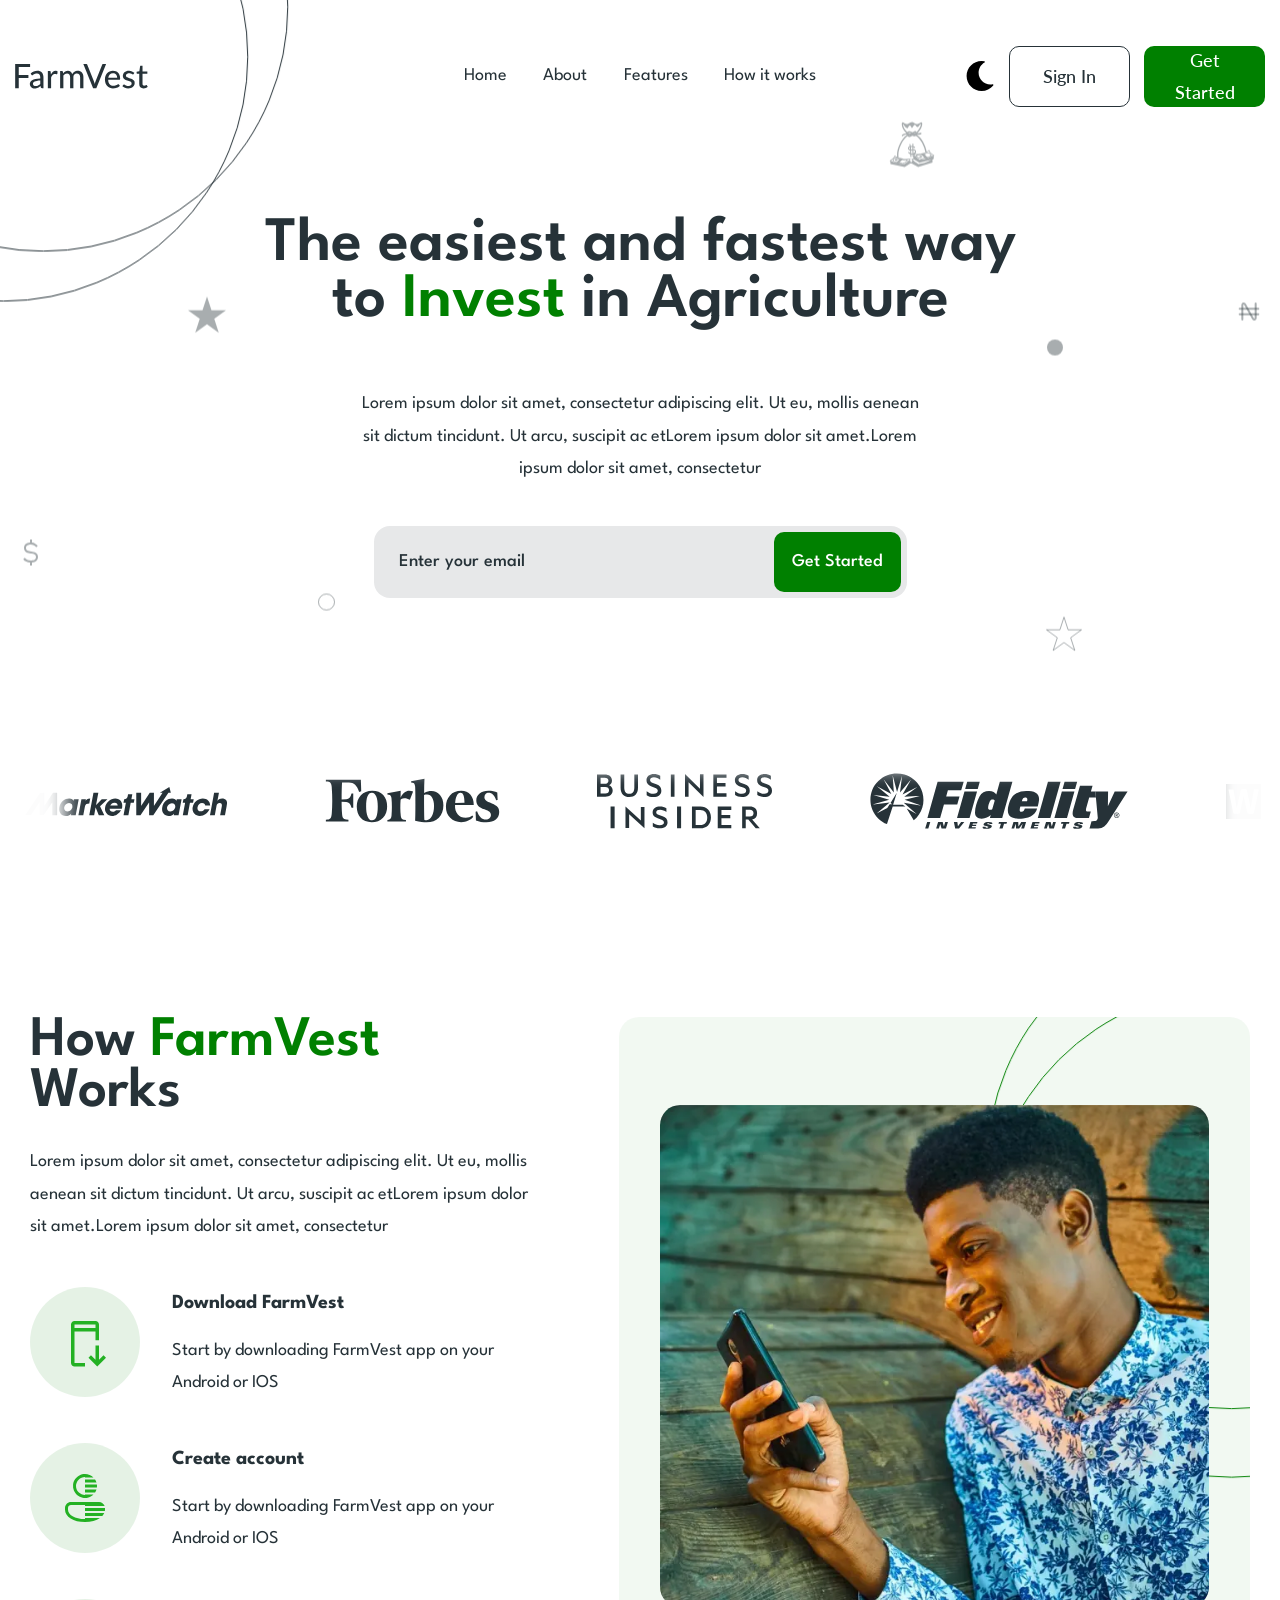
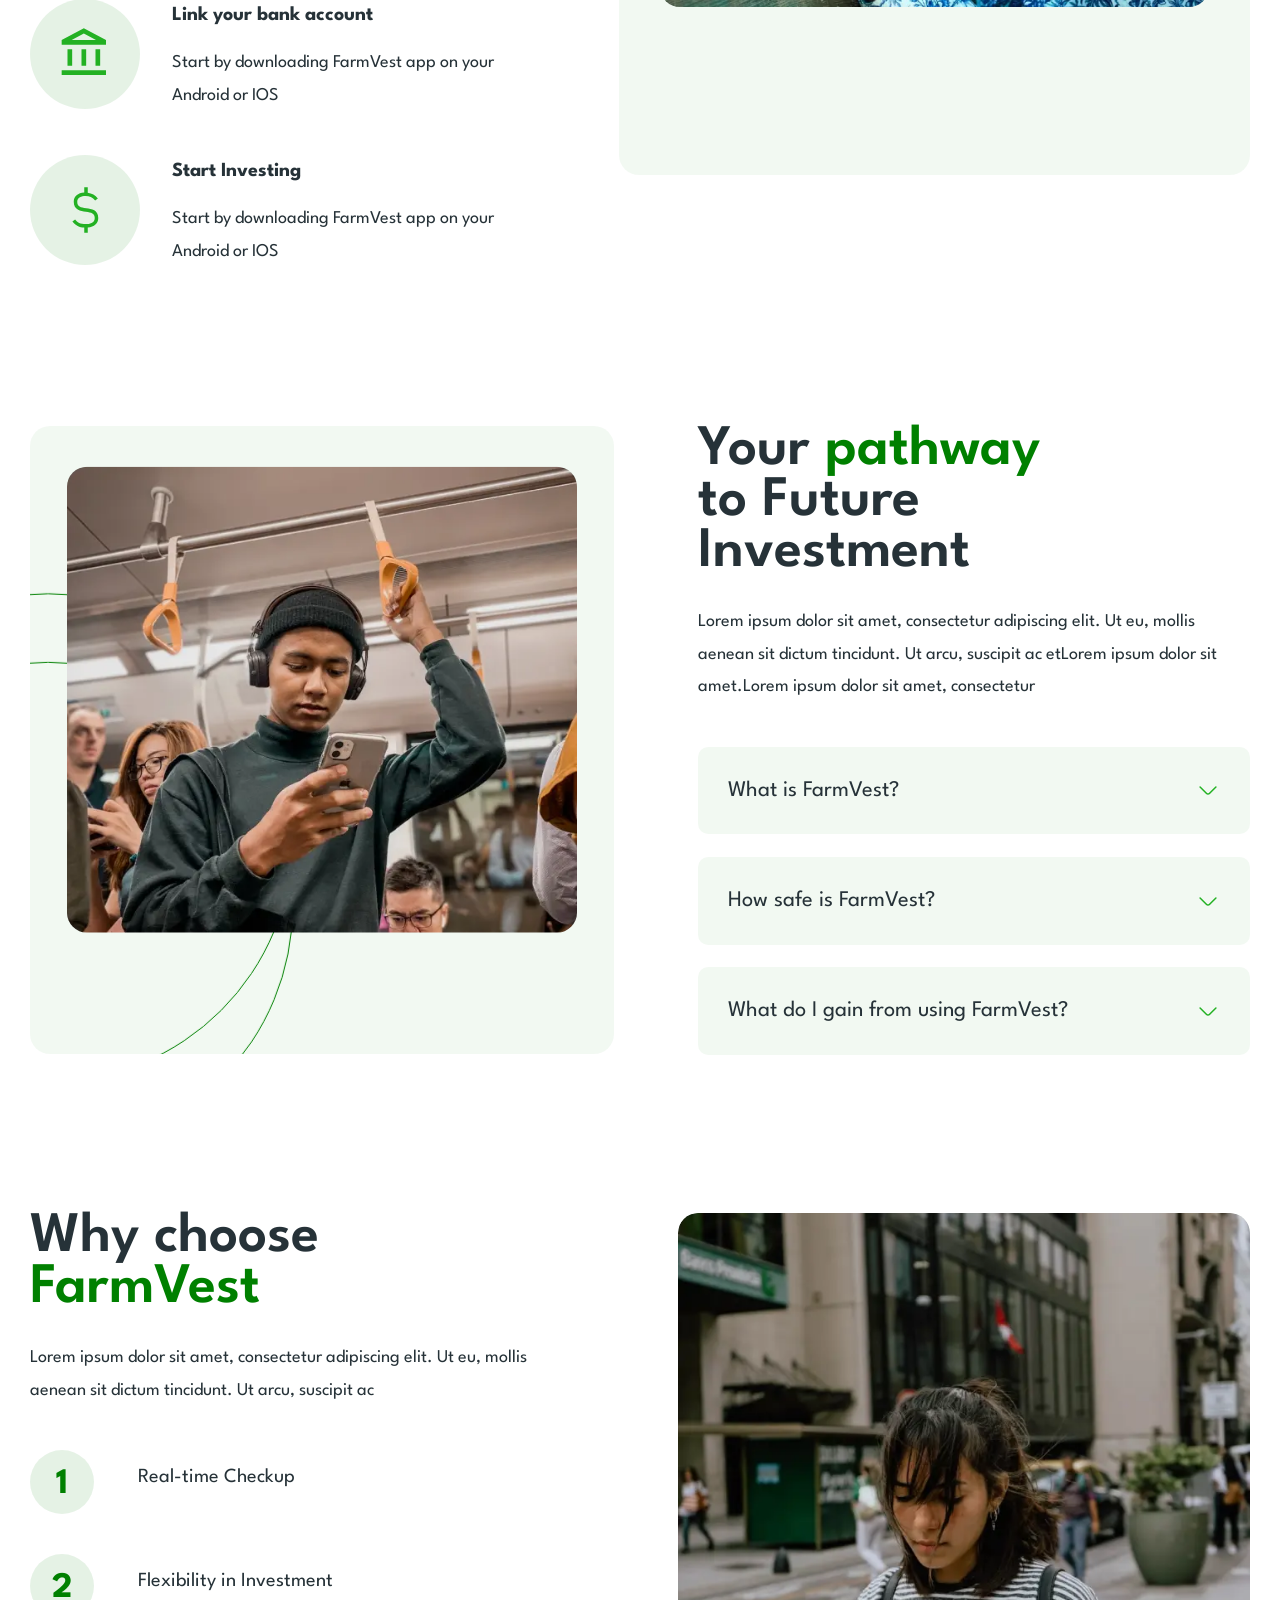
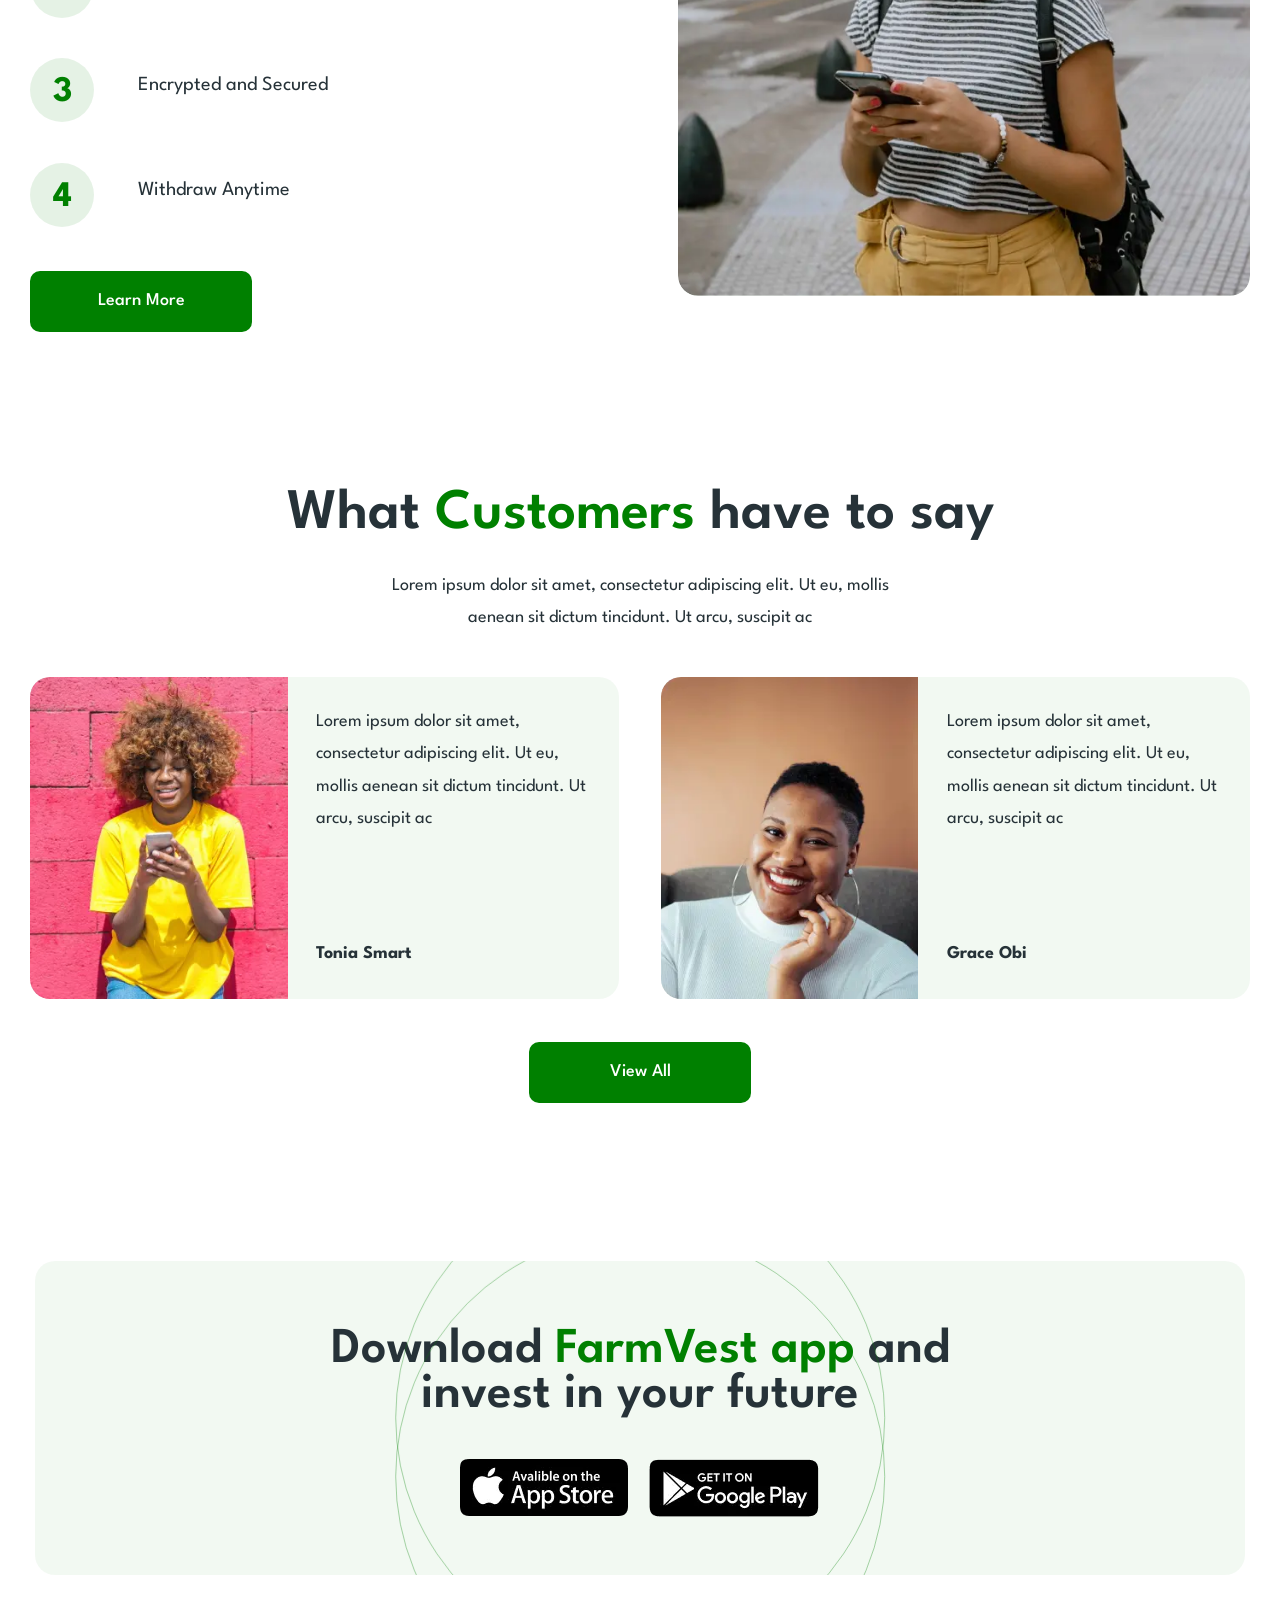
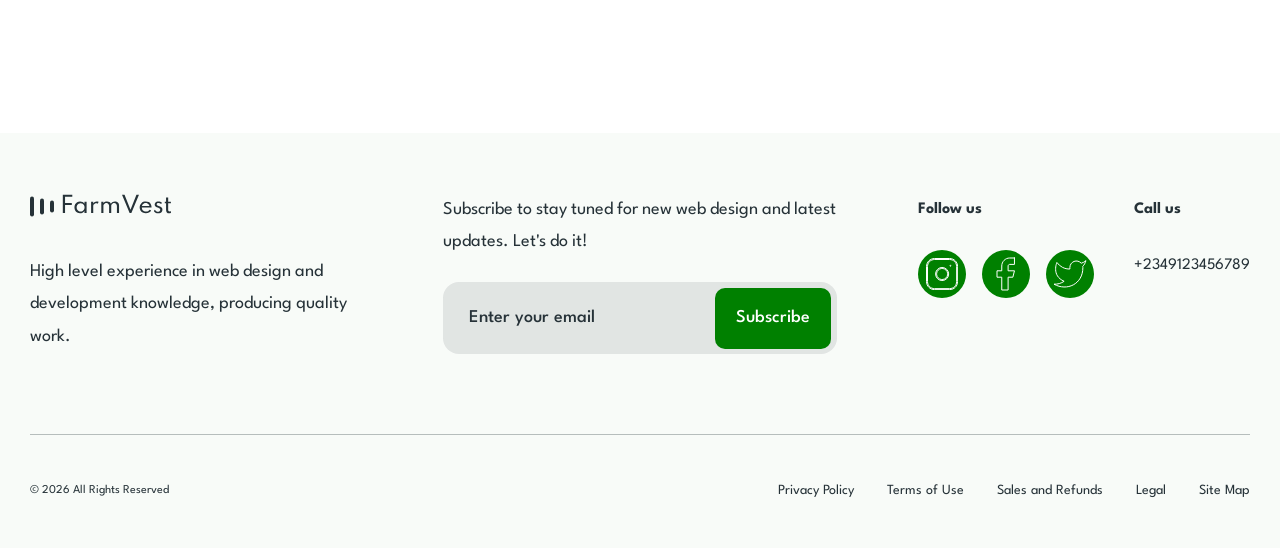
<file: works/farmvest/index.html>
<!DOCTYPE html>
<html lang="en" style="opacity:0">

<head>
	<meta charset="UTF-8">
	<meta name="format-detection" content="telephone=no">
	<meta name="viewport" content="width=device-width, initial-scale=1.0">
    <meta name="title" content="">
<meta name="description" content="">
<!-- додати favicons https://favicomatic.com/ -->
<!-- додати metatags https://metatags.io/ -->
	<title>FarmVest</title>
	<link rel="shortcut icon" href="favicon.ico">
	<!-- <meta name="robots" content="noindex, nofollow"> -->
	<link rel="stylesheet" href="css/style.min.css?_v=20240423215156">
</head>



<body>

	<div class="wrapper">
		<header class="header" data-scroll="1">
			<div class="header__container--big">
				<a href="" class="header__logo"><svg width="143" height="27" viewBox="0 0 143 27" fill="none" xmlns="http://www.w3.org/2000/svg">
						<path d="M4.038 3.266V11.924H14.406V15.038H4.038V26H0.186V0.151998H16.206V3.266H4.038ZM27.1182 17.882C25.6902 17.93 24.4782 18.044 23.4822 18.224C22.4862 18.392 21.6762 18.62 21.0522 18.908C20.4282 19.196 19.9782 19.538 19.7022 19.934C19.4262 20.318 19.2882 20.75 19.2882 21.23C19.2882 21.686 19.3602 22.082 19.5042 22.418C19.6602 22.742 19.8642 23.012 20.1162 23.228C20.3802 23.432 20.6862 23.582 21.0342 23.678C21.3822 23.774 21.7602 23.822 22.1682 23.822C22.7082 23.822 23.2002 23.768 23.6442 23.66C24.1002 23.552 24.5262 23.402 24.9222 23.21C25.3182 23.006 25.6962 22.76 26.0562 22.472C26.4162 22.184 26.7702 21.854 27.1182 21.482V17.882ZM16.8222 10.268C17.8422 9.296 18.9462 8.57 20.1342 8.09C21.3342 7.61 22.6482 7.37 24.0762 7.37C25.1202 7.37 26.0442 7.544 26.8482 7.892C27.6522 8.228 28.3302 8.702 28.8822 9.314C29.4342 9.926 29.8482 10.658 30.1242 11.51C30.4122 12.362 30.5562 13.304 30.5562 14.336V26H28.9902C28.6422 26 28.3782 25.946 28.1982 25.838C28.0182 25.718 27.8742 25.502 27.7662 25.19L27.3882 23.588C26.9202 24.02 26.4582 24.404 26.0022 24.74C25.5462 25.064 25.0662 25.346 24.5622 25.586C24.0702 25.814 23.5422 25.988 22.9782 26.108C22.4142 26.228 21.7902 26.288 21.1062 26.288C20.3862 26.288 19.7082 26.192 19.0722 26C18.4482 25.796 17.9022 25.49 17.4342 25.082C16.9662 24.674 16.5942 24.164 16.3182 23.552C16.0542 22.94 15.9222 22.226 15.9222 21.41C15.9222 20.69 16.1142 20 16.4982 19.34C16.8942 18.668 17.5302 18.068 18.4062 17.54C19.2942 17.012 20.4462 16.58 21.8622 16.244C23.2902 15.908 25.0422 15.716 27.1182 15.668V14.336C27.1182 12.956 26.8242 11.924 26.2362 11.24C25.6482 10.556 24.7842 10.214 23.6442 10.214C22.8762 10.214 22.2282 10.31 21.7002 10.502C21.1842 10.694 20.7342 10.91 20.3502 11.15C19.9782 11.378 19.6482 11.588 19.3602 11.78C19.0842 11.972 18.7962 12.068 18.4962 12.068C18.2562 12.068 18.0462 12.002 17.8662 11.87C17.6982 11.738 17.5602 11.582 17.4522 11.402L16.8222 10.268ZM38.5671 11.222C39.1551 10.022 39.8631 9.08 40.6911 8.396C41.5191 7.712 42.5151 7.37 43.6791 7.37C44.0751 7.37 44.4471 7.418 44.7951 7.514C45.1551 7.598 45.4671 7.73 45.7311 7.91L45.4971 10.556C45.4131 10.88 45.2151 11.042 44.9031 11.042C44.7351 11.042 44.4831 11.012 44.1471 10.952C43.8111 10.88 43.4511 10.844 43.0671 10.844C42.5031 10.844 42.0051 10.928 41.5731 11.096C41.1411 11.252 40.7511 11.492 40.4031 11.816C40.0671 12.128 39.7671 12.518 39.5031 12.986C39.2391 13.442 38.9931 13.964 38.7651 14.552V26H35.2551V7.712H37.2711C37.6551 7.712 37.9131 7.784 38.0451 7.928C38.1891 8.06 38.2911 8.3 38.3511 8.648L38.5671 11.222ZM48.4387 26V7.712H50.5447C51.0367 7.712 51.3427 7.946 51.4627 8.414L51.7147 10.16C52.3867 9.356 53.1307 8.702 53.9467 8.198C54.7747 7.682 55.7407 7.424 56.8447 7.424C58.0567 7.424 59.0407 7.76 59.7967 8.432C60.5527 9.092 61.1047 9.992 61.4527 11.132C61.7167 10.484 62.0587 9.926 62.4787 9.458C62.8987 8.99 63.3667 8.606 63.8827 8.306C64.3987 8.006 64.9447 7.784 65.5207 7.64C66.1087 7.496 66.7027 7.424 67.3027 7.424C68.2747 7.424 69.1387 7.58 69.8947 7.892C70.6627 8.192 71.3107 8.636 71.8387 9.224C72.3667 9.812 72.7687 10.538 73.0447 11.402C73.3207 12.266 73.4587 13.25 73.4587 14.354V26H69.9307V14.354C69.9307 12.986 69.6307 11.954 69.0307 11.258C68.4427 10.562 67.5787 10.214 66.4387 10.214C65.9347 10.214 65.4547 10.304 64.9987 10.484C64.5427 10.652 64.1407 10.91 63.7927 11.258C63.4567 11.606 63.1867 12.038 62.9827 12.554C62.7907 13.07 62.6947 13.67 62.6947 14.354V26H59.1667V14.354C59.1667 12.938 58.8847 11.894 58.3207 11.222C57.7567 10.55 56.9287 10.214 55.8367 10.214C55.0807 10.214 54.3787 10.412 53.7307 10.808C53.0827 11.204 52.4887 11.744 51.9487 12.428V26H48.4387ZM97.8222 0.151998L87.3102 26H83.8722L73.3602 0.151998H76.4202C76.7562 0.151998 77.0262 0.235998 77.2302 0.403999C77.4462 0.571998 77.6082 0.787998 77.7162 1.052L84.7002 18.62C84.8682 19.052 85.0302 19.526 85.1862 20.042C85.3542 20.558 85.5042 21.098 85.6362 21.662C85.7562 21.098 85.8882 20.558 86.0322 20.042C86.1762 19.526 86.3322 19.052 86.5002 18.62L93.4662 1.052C93.5502 0.812 93.7002 0.601999 93.9162 0.421998C94.1442 0.241998 94.4202 0.151998 94.7442 0.151998H97.8222ZM109.701 14.822C109.701 14.126 109.599 13.484 109.395 12.896C109.203 12.308 108.915 11.798 108.531 11.366C108.147 10.934 107.679 10.598 107.127 10.358C106.575 10.118 105.939 9.998 105.219 9.998C103.743 9.998 102.579 10.424 101.727 11.276C100.887 12.128 100.353 13.31 100.125 14.822H109.701ZM112.599 23.39C112.167 23.894 111.669 24.332 111.105 24.704C110.541 25.064 109.941 25.358 109.305 25.586C108.669 25.814 108.009 25.982 107.325 26.09C106.653 26.198 105.987 26.252 105.327 26.252C104.067 26.252 102.897 26.042 101.817 25.622C100.749 25.19 99.8191 24.566 99.0271 23.75C98.2471 22.922 97.6351 21.902 97.1911 20.69C96.7591 19.466 96.5431 18.062 96.5431 16.478C96.5431 15.206 96.7411 14.024 97.1371 12.932C97.5331 11.828 98.0971 10.868 98.8291 10.052C99.5731 9.236 100.479 8.594 101.547 8.126C102.615 7.658 103.815 7.424 105.147 7.424C106.263 7.424 107.289 7.61 108.225 7.982C109.173 8.342 109.989 8.87 110.673 9.566C111.357 10.262 111.891 11.12 112.275 12.14C112.671 13.16 112.869 14.324 112.869 15.632C112.869 16.172 112.809 16.538 112.689 16.73C112.569 16.91 112.347 17 112.023 17H100.035C100.071 18.092 100.227 19.046 100.503 19.862C100.779 20.666 101.157 21.338 101.637 21.878C102.129 22.418 102.711 22.82 103.383 23.084C104.055 23.348 104.805 23.48 105.633 23.48C106.413 23.48 107.085 23.39 107.649 23.21C108.225 23.03 108.717 22.838 109.125 22.634C109.545 22.418 109.893 22.22 110.169 22.04C110.457 21.86 110.709 21.77 110.925 21.77C111.213 21.77 111.435 21.878 111.591 22.094L112.599 23.39ZM127.424 10.862C127.328 11.018 127.226 11.132 127.118 11.204C127.01 11.264 126.872 11.294 126.704 11.294C126.512 11.294 126.296 11.228 126.056 11.096C125.828 10.964 125.546 10.82 125.21 10.664C124.886 10.508 124.502 10.364 124.058 10.232C123.614 10.1 123.086 10.034 122.474 10.034C121.97 10.034 121.508 10.1 121.088 10.232C120.68 10.352 120.332 10.526 120.044 10.754C119.756 10.97 119.534 11.234 119.378 11.546C119.222 11.846 119.144 12.17 119.144 12.518C119.144 12.974 119.276 13.352 119.54 13.652C119.816 13.952 120.17 14.21 120.602 14.426C121.046 14.642 121.544 14.84 122.096 15.02C122.66 15.188 123.23 15.368 123.806 15.56C124.394 15.752 124.964 15.974 125.516 16.226C126.08 16.466 126.578 16.772 127.01 17.144C127.454 17.504 127.808 17.942 128.072 18.458C128.348 18.974 128.486 19.604 128.486 20.348C128.486 21.2 128.33 21.992 128.018 22.724C127.718 23.444 127.268 24.068 126.668 24.596C126.08 25.124 125.348 25.538 124.472 25.838C123.596 26.138 122.594 26.288 121.466 26.288C120.206 26.288 119.042 26.078 117.974 25.658C116.906 25.238 116.012 24.704 115.292 24.056L116.12 22.706C116.216 22.538 116.336 22.412 116.48 22.328C116.624 22.232 116.816 22.184 117.056 22.184C117.284 22.184 117.518 22.268 117.758 22.436C117.998 22.604 118.286 22.79 118.622 22.994C118.958 23.186 119.366 23.366 119.846 23.534C120.326 23.69 120.926 23.768 121.646 23.768C122.246 23.768 122.768 23.696 123.212 23.552C123.656 23.396 124.022 23.192 124.31 22.94C124.61 22.676 124.832 22.376 124.976 22.04C125.12 21.704 125.192 21.35 125.192 20.978C125.192 20.498 125.054 20.102 124.778 19.79C124.514 19.466 124.16 19.19 123.716 18.962C123.284 18.734 122.786 18.536 122.222 18.368C121.658 18.2 121.082 18.02 120.494 17.828C119.906 17.636 119.33 17.414 118.766 17.162C118.202 16.91 117.698 16.592 117.254 16.208C116.822 15.824 116.468 15.356 116.192 14.804C115.928 14.252 115.796 13.58 115.796 12.788C115.796 12.08 115.94 11.402 116.228 10.754C116.528 10.106 116.954 9.536 117.506 9.044C118.07 8.552 118.76 8.162 119.576 7.874C120.404 7.574 121.346 7.424 122.402 7.424C123.614 7.424 124.706 7.616 125.678 8C126.662 8.384 127.502 8.912 128.198 9.584L127.424 10.862ZM138.01 26.288C136.534 26.288 135.394 25.874 134.59 25.046C133.798 24.218 133.402 23.036 133.402 21.5V10.556H131.278C131.074 10.556 130.9 10.496 130.756 10.376C130.624 10.244 130.558 10.052 130.558 9.8V8.378L133.528 7.964L134.32 2.51C134.368 2.306 134.458 2.15 134.59 2.042C134.734 1.922 134.914 1.862 135.13 1.862H136.912V8H142.096V10.556H136.912V21.266C136.912 21.986 137.086 22.526 137.434 22.886C137.794 23.234 138.25 23.408 138.802 23.408C139.126 23.408 139.402 23.366 139.63 23.282C139.87 23.198 140.074 23.108 140.242 23.012C140.41 22.904 140.554 22.808 140.674 22.724C140.794 22.64 140.902 22.598 140.998 22.598C141.118 22.598 141.208 22.628 141.268 22.688C141.34 22.736 141.412 22.82 141.484 22.94L142.528 24.632C141.952 25.16 141.268 25.568 140.476 25.856C139.684 26.144 138.862 26.288 138.01 26.288Z" />
					</svg>
				</a>
				<div class="header__menu menu">

					<nav class="menu__body">
						<ul class="menu__list">
							<li class="menu__item"><a href="" class="menu__link" data-goto="#hero" data-goto-header>Home</a></li>
							<li class="menu__item"><a href="" class="menu__link" data-goto="#pathway" data-goto-header>About</a></li>
							<li class="menu__item"><a href="" class="menu__link" data-goto="#reviews" data-goto-header>Features</a></li>
							<li class="menu__item"><a href="" class="menu__link" data-goto="#how" data-goto-header>How it works</a></li>
						</ul>
					</nav>
				</div>
				<div class="header__actions">
					<div data-da=".menu__body, 767.98" class="page__action">
						<button type="button" class="page__theme"></button>
						<button type="button" class="page__reset"></button>
					</div>
					<button type="button" class="header__button button button--border">Sign In</button>
					<button data-da=".menu__body, 767.98" type="button" class="header__button button">Get Started</button>
					<button type="button" class="icon-menu"><span></span></button>
				</div>
				<!-- /.header__actions -->
			</div>
		</header>

		<main class="page">
			<section class="hero" id="hero">
				<div class="hero__container--big">

					<div class="hero__container">
						<div class="hero__body" data-prlx-parent>
							<div class="hero__content">
								<h1 class="hero__title title">The easiest and fastest way to <span class="title-accent">Invest</span> in Agriculture</h1>
								<p class="hero__description">Lorem ipsum dolor sit amet, consectetur adipiscing elit. Ut
									eu,
									mollis
									aenean sit dictum tincidunt. Ut arcu, suscipit ac etLorem ipsum dolor sit amet.Lorem
									ipsum dolor sit amet, consectetur </p>
								<div class="hero__form">
									<form action="files/sendmail/sendmail.php" method="POST" class="form">
										<input data-required="email" type="text" name="form[email]" data-error="Щось тут не те" placeholder="Enter your email" class="input form__input">
										<button type="submit" class="button form__button">Get Started</button>
									</form>

								</div>
							</div>
							<!-- /.hero__content -->
							<div data-coefficient="100" data-prlx data-direction="1" class="hero__icons icons-hero">
								<div class="icons-hero__circle icons-hero__circle-1" data-prlx-mouse data-prlx-cx="400" data-prlx-cy="400"></div>
								<div class="icons-hero__circle icons-hero__circle-2" data-prlx-mouse data-prlx-cx="400" data-prlx-cy="400" data-prlx-dxr data-prlx-dxy></div>
								<div class="icons-hero__item icons-hero__item-1" data-prlx-mouse data-prlx-cx="40" data-prlx-cy="40" data-prlx-dxr data-prlx-dxy>
									<svg width="32" height="32" viewBox="0 0 32 32" xmlns="http://www.w3.org/2000/svg">
										<path d="M23 20.515C23 15.9 19.22 15.374 16.183 14.952C12.873 14.492 11 14.092 11 11.242C11 8.85 13.507 8 15.654 8C16.7239 7.96544 17.7868 8.18569 18.7549 8.64262C19.723 9.09954 20.5686 9.78004 21.222 10.628L22.778 9.372C22.0783 8.47217 21.2076 7.71952 20.216 7.1573C19.2244 6.59509 18.1314 6.23441 17 6.096V3H15V6.022C11.385 6.242 9 8.282 9 11.242C9 15.972 12.83 16.505 15.907 16.932C19.16 17.385 21 17.774 21 20.515C21 23.547 17.867 24 16 24C12.57 24 11.122 23.036 9.778 21.372L8.222 22.628C9.01476 23.6727 10.0401 24.5182 11.2167 25.0975C12.3932 25.6767 13.6886 25.9737 15 25.965V29H17V25.955C20.726 25.651 23 23.628 23 20.515Z" />
									</svg>

								</div>
								<div class="icons-hero__item icons-hero__item-2" data-prlx-mouse data-prlx-cx="40" data-prlx-cy="40"> <svg width="40" height="37" viewBox="0 0 40 37" xmlns="http://www.w3.org/2000/svg">
										<path d="M20 0L24.4903 13.8197H39.0211L27.2654 22.3607L31.7557 36.1803L20 27.6393L8.2443 36.1803L12.7346 22.3607L0.97887 13.8197H15.5097L20 0Z" />
									</svg>
								</div>
								<div class="icons-hero__item icons-hero__item-3" data-prlx-mouse data-prlx-cx="40" data-prlx-cy="40" data-prlx-dxr data-prlx-dxy> <svg width="17" height="17" viewBox="0 0 17 17" xmlns="http://www.w3.org/2000/svg">
										<circle cx="8.5" cy="8.5" r="8" />
									</svg>
								</div>
								<div class="icons-hero__item icons-hero__item-4" data-prlx-mouse data-prlx-cx="40" data-prlx-cy="40"><svg width="48" height="48" viewBox="0 0 48 48" xmlns="http://www.w3.org/2000/svg">
										<path d="M8.22752 40.3245C8.94908 40.3245 9.53402 39.9256 9.53402 39.4335C9.53402 38.9414 8.94908 38.5425 8.22752 38.5425C7.50596 38.5425 6.92102 38.9414 6.92102 39.4335C6.92102 39.9256 7.50596 40.3245 8.22752 40.3245Z" fill="white" />
										<path d="M46.5 35.0017L46.0095 34.7137C45.972 34.692 42.2243 32.4683 41.2927 29.7698L41.085 29.172L40.701 29.6737C40.689 29.6895 40.1565 30.348 38.6663 31.1205C37.563 24.8407 33.81 17.3438 28.878 14.1473C30.288 14.2613 31.7025 14.1442 33.0675 13.6478C33.8895 13.3493 33.5347 12.0097 32.7052 12.3127C31.5862 12.72 30.465 12.831 29.346 12.774C32.0932 10.2562 34.2503 6.3975 34.2503 3.576C34.2503 2.898 34.2502 1.63575 33.2453 1.63575C32.8417 1.63575 32.5155 1.88775 32.0647 2.23575C31.3732 2.769 30.3293 3.576 28.7955 3.576C28.2113 3.576 27.1418 2.9595 26.2822 2.4645C25.2435 1.86675 24.5798 1.5 24.0217 1.5C23.0977 1.5 21.7395 2.247 20.541 2.90625C20.0535 3.174 19.3868 3.5415 19.2488 3.57675C17.5118 3.57675 16.503 2.77575 15.834 2.2455C15.444 1.935 15.1613 1.71 14.784 1.71C13.7955 1.71 13.7955 2.89575 13.7955 4.269C13.7955 6.9195 15.8145 10.4182 18.4583 12.7695C16.7925 12.8887 15.15 13.392 13.9957 14.5103C13.3582 15.1267 14.3242 16.1047 14.9595 15.4897C15.9187 14.5597 17.1765 14.1615 18.522 14.0842C18.5602 14.2215 18.6068 14.3565 18.6637 14.4893C13.0268 18.54 9.0225 28.1587 9.0225 34.6522C9.0225 35.2927 9.072 35.8725 9.1485 36.4185C7.695 35.7728 7.16475 35.2065 7.15425 35.1937L6.76725 34.7475L6.57675 35.31C5.7345 37.788 2.073 39.9375 2.03625 39.9593L1.5 40.2705L2.04525 40.5653C2.2365 40.6688 2.42625 40.7595 2.6175 40.8577L2.2725 41.097L2.45475 43.377L16.7445 46.5L22.1625 43.0343C22.7092 43.0373 23.2628 43.0387 23.826 43.0387L30.159 46.5L44.4757 42V39.5933L44.097 39.366C44.286 39.246 44.475 39.1238 44.6632 38.9977L45.165 38.6625L45.0548 38.6085L45.693 38.4338L45.801 35.9318L45.432 35.67C45.6285 35.5522 45.8242 35.4323 46.0208 35.3078L46.5 35.0017ZM15.1597 4.269C15.1597 3.936 15.1643 3.6765 15.171 3.47475C15.2858 3.56475 15.4193 3.663 15.5618 3.76425C15.999 4.81125 16.8263 6.31875 18.2288 7.26825C19.9328 8.42325 19.7062 7.09575 20.6152 5.88375C21.5243 4.6725 22.1392 4.038 23.6618 7.1535C24.3255 8.51175 25.4318 4.716 26.4832 4.16175C26.7615 4.31325 27.039 4.45425 27.3113 4.57425C29.1968 7.64025 30.0705 6.684 31.7453 4.1355C32.2057 3.8655 32.5837 3.576 32.8845 3.34425C32.886 3.414 32.8875 3.49125 32.8875 3.5775C32.8875 5.985 30.9202 9.438 28.5112 11.6903C28.3975 11.4012 28.2346 11.134 28.0298 10.9005C27.057 9.79875 25.5368 11.0205 24.816 11.8222C23.5373 11.4113 21.4538 10.2795 20.0963 10.9275C19.7582 11.0843 19.4477 11.2948 19.1768 11.5507C16.9567 9.52725 15.1597 6.606 15.1597 4.269ZM27.3127 12.4995C26.9765 12.4282 26.6421 12.3482 26.31 12.2595C26.7285 11.8988 27.1125 11.7728 27.2738 12.309C27.291 12.3675 27.3015 12.4342 27.3127 12.4995ZM21.6127 12.9653C21.3645 12.918 21.1095 12.8752 20.847 12.8415C20.648 12.7167 20.4531 12.5854 20.2628 12.4478C20.9482 11.988 22.1303 12.2325 23.2598 12.6157C22.7025 12.672 22.1528 12.7935 21.6127 12.9653ZM21.9533 14.9452C21.5333 15.0503 21.0758 15.0083 20.6805 14.8507C20.841 14.766 21.003 14.6925 21.165 14.6182C21.4275 14.745 21.69 14.8507 21.9533 14.9452ZM8.0805 42.2843C6.29166 41.7662 4.55591 41.0799 2.8965 40.2345C3.91425 39.5655 6.13125 37.9478 7.03275 36.0037C7.65075 36.489 9.07725 37.374 11.8553 38.0535C11.808 38.13 11.7502 38.2118 11.6947 38.292C9.32325 37.671 7.97475 36.8857 7.953 36.8722L7.626 36.6772L7.46925 37.0275C7.263 37.4865 6.77925 37.5555 6.51 37.5555C6.435 37.5555 6.38475 37.5503 6.378 37.5495L6.11025 37.5105L6.01275 37.767C5.81325 38.2905 4.99425 38.9745 4.69425 39.1942L4.19325 39.5618L4.76625 39.7965C4.97925 39.8835 5.037 39.9637 5.04 39.9847C5.0475 40.0365 4.95675 40.173 4.86 40.2517L4.4235 40.6035L4.93125 40.8382C5.9715 41.3182 7.14975 41.7157 8.328 42.0435C8.23425 42.1357 8.15325 42.2145 8.0805 42.2843ZM14.1285 39.4897C15.177 39.6367 16.3387 39.7298 17.6077 39.7298H17.6085C17.8725 39.7298 18.1403 39.7253 18.4132 39.717C18.4314 39.7736 18.4574 39.8274 18.4905 39.8767C18.5572 39.978 18.6472 40.062 18.7612 40.1273L16.8472 41.763C16.8108 41.7614 16.7743 41.7607 16.7377 41.7607C15.885 41.7607 15.249 42.0742 14.9437 42.6322C13.7872 42.4847 12.6361 42.2979 11.4923 42.072C12.4117 41.2538 13.2915 40.3921 14.1285 39.4897ZM5.61675 40.3875C5.69175 40.2458 5.7405 40.074 5.71425 39.8865C5.68932 39.7173 5.60822 39.5615 5.484 39.444C5.82075 39.1553 6.285 38.7098 6.54 38.2485C7.11975 38.2402 7.59825 38.0205 7.89975 37.632C8.4075 37.8975 9.55125 38.4338 11.241 38.8988C10.5503 39.765 9.6195 40.7475 8.89575 41.478C7.76775 41.1795 6.6315 40.8195 5.61675 40.3875ZM16.305 43.5443L16.1512 43.545C15.5055 43.545 13.3658 43.4925 10.539 42.9038C10.638 42.8198 10.7408 42.7335 10.836 42.651C13.1295 43.1302 14.979 43.3357 15.1178 43.3515L15.3923 43.3807L15.477 43.1145C15.6622 42.54 16.3455 42.4552 16.737 42.4552C16.8442 42.4552 16.9155 42.462 16.9237 42.4627L17.0693 42.4785L20.394 39.6375L19.5052 39.6082C19.2083 39.5978 19.083 39.531 19.0522 39.4852L19.2405 38.9925L18.72 39.0143C18.3405 39.0308 17.97 39.039 17.6077 39.039H17.607C16.56 39.039 15.5887 38.97 14.691 38.8612L14.8995 38.6152C16.7115 38.8575 18.8812 39.0068 21.501 38.988C20.8755 39.8655 19.3155 41.7307 16.305 43.5443ZM23.823 40.2855V41.6543C23.3962 41.6543 22.9808 41.6528 22.5743 41.6497L22.452 40.1092L21.4365 40.1917C22.1205 39.3833 22.4122 38.844 22.4385 38.7952L22.7137 38.2747L22.1325 38.2853C16.569 38.3872 12.9405 37.7243 10.65 36.9878C10.4827 36.3113 10.386 35.5462 10.386 34.653C10.386 28.5607 14.2792 19.3522 19.4482 15.6202C20.364 16.506 21.753 16.8937 23.073 16.032C23.3625 15.843 23.6145 15.5955 23.8507 15.3323C23.907 15.3338 23.9648 15.3465 24.0217 15.3465C24.2107 15.3465 24.4028 15.3308 24.594 15.3068C24.8363 15.4035 25.0732 15.501 25.293 15.5978C26.3452 16.0613 27.2438 15.7733 27.8573 15.1343C32.592 17.9993 36.3855 25.578 37.3838 31.704C35.2192 32.5695 31.7857 33.414 26.5163 33.5625C27.5557 32.9685 28.3358 31.9695 28.0553 30.657C27.7605 29.2695 26.601 28.8795 25.4002 28.8158C25.3973 28.164 25.3972 27.5138 25.4017 26.862C25.77 27.0248 26.1232 27.2122 26.4442 27.4125C27.0112 27.7687 27.5243 26.8455 26.961 26.4893C26.4726 26.1822 25.9514 25.9309 25.407 25.74C25.4145 24.9855 25.4182 24.2325 25.4182 23.4795C25.419 22.7895 24.3938 22.7895 24.3938 23.4795C24.3938 24.1418 24.3893 24.8032 24.3833 25.464C23.8375 25.3689 23.2803 25.3595 22.7318 25.4363C22.6426 24.9398 22.5345 24.447 22.4078 23.9587C22.2383 23.2943 21.2482 23.5755 21.42 24.2423C21.546 24.7215 21.6488 25.1985 21.7335 25.6823C21.69 25.6987 21.6427 25.707 21.6 25.7265C20.211 26.2762 19.3635 27.678 20.3797 28.9852C20.853 29.5942 21.4718 29.8403 22.149 29.922C22.1857 30.8242 22.209 31.7273 22.2352 32.6287C21.7815 32.334 21.3682 31.956 20.994 31.5563C20.5305 31.0673 19.8067 31.8225 20.2695 32.3108C20.8987 32.9805 21.5595 33.4868 22.2757 33.8108C22.308 34.581 22.3538 35.3535 22.4288 36.12C22.4948 36.8003 23.5208 36.804 23.454 36.12C23.3908 35.457 23.344 34.7926 23.3137 34.1273C23.7037 34.1947 24.1132 34.212 24.5482 34.1707C24.597 34.8802 24.654 35.5897 24.735 36.2992C24.7815 36.7057 25.17 36.8655 25.4565 36.783L25.3927 38.256C24.9412 38.2965 24.4807 38.334 24.0007 38.3655L23.4293 38.403L23.7337 38.895C23.7645 38.9445 24.1102 39.4912 24.882 40.287H23.823V40.2855ZM42.489 35.349C41.5462 35.7923 40.3538 36.1987 39.1388 36.5535C38.3918 35.7817 37.4362 34.752 36.723 33.8385C38.3123 33.357 39.2018 32.8605 39.603 32.5928C39.9202 32.8725 40.3403 33.018 40.8375 33.0173C41.0025 33.0173 41.1488 33.0015 41.2612 32.9835C41.6213 33.45 42.2017 33.9885 42.5648 34.3102C42.393 34.4865 42.3097 34.6815 42.3165 34.8923C42.3225 35.0723 42.3945 35.2253 42.489 35.349ZM37.1227 37.8135C37.2758 37.9485 37.434 38.0865 37.5952 38.226C34.5547 39.0322 32.292 39.12 31.7992 39.1283C28.6507 37.2075 27.0188 35.175 26.3895 34.26C29.0243 34.194 31.2023 33.9555 33.0188 33.627C33.0926 33.7177 33.1674 33.8077 33.243 33.897C31.783 34.1244 30.3115 34.2704 28.8352 34.3343L28.23 34.3597L28.563 34.869C28.5623 34.8698 28.4947 34.9958 28.0477 35.0827L27.321 35.2245L30.894 38.1173L31.0605 38.0723C31.0643 38.0715 31.3792 37.9867 31.7603 37.9867C32.31 37.9867 32.6858 38.154 32.8748 38.481L32.9948 38.688L33.228 38.6468C34.5344 38.4086 35.8333 38.1307 37.1227 37.8135ZM26.55 35.6092L25.6965 35.5628C25.6568 35.1367 25.617 34.7108 25.587 34.2848C25.737 34.5338 26.0445 35.0018 26.55 35.6092ZM25.494 32.8635C25.4448 31.8539 25.415 30.8435 25.4048 29.8328C25.5278 29.8372 25.6493 29.8485 25.7648 29.865C27.0907 30.066 27.4373 31.5405 26.4022 32.37C26.1322 32.5837 25.821 32.7405 25.494 32.8635ZM33.3232 37.9275C32.9872 37.5127 32.4525 37.2952 31.761 37.2952C31.4722 37.2952 31.218 37.3342 31.0575 37.3657L28.8113 35.5455C28.998 35.4383 29.124 35.3025 29.193 35.136C29.21 35.0946 29.223 35.0516 29.232 35.0077C31.0125 34.9102 32.5125 34.7325 33.7808 34.515C34.3958 35.2013 35.2995 36.1478 36.498 37.248C35.0257 37.5983 33.798 37.8382 33.3232 37.9275ZM24.3787 29.8597C24.393 30.9465 24.42 32.0362 24.4778 33.1222C24.381 33.1372 24.2858 33.156 24.1905 33.1658C23.868 33.2025 23.562 33.1755 23.271 33.102C23.2342 32.052 23.2102 30.9998 23.1705 29.949C23.574 29.9303 23.9827 29.8905 24.3787 29.8597ZM23.1188 28.911C23.0719 28.0869 22.9943 27.2648 22.8862 26.4465C23.3834 26.3782 23.8889 26.4039 24.3765 26.5222C24.3711 27.289 24.3699 28.0557 24.3728 28.8225C24.0435 28.8405 23.7308 28.872 23.4555 28.8967C23.3435 28.9055 23.2311 28.9102 23.1188 28.911ZM22.0897 28.7798C22.026 28.7625 21.963 28.749 21.8978 28.7273C21.5977 28.6255 21.326 28.4541 21.105 28.227C20.4645 27.6293 21.3435 27.0428 21.8978 26.7645C21.9848 27.432 22.0448 28.1055 22.0897 28.7798ZM30.3675 43.3792C27.1118 41.7158 25.365 39.867 24.6712 39.0105C25.17 38.973 25.6418 38.928 26.109 38.8807L31.4475 42.3457L43.155 39.1297C37.1175 42.7687 31.1528 43.323 30.3675 43.3792ZM40.0365 37.4618C39.9405 37.3657 39.8257 37.2518 39.69 37.1145C41.022 36.711 42.3105 36.243 43.2712 35.7285L43.8555 35.4143L43.263 35.1128C43.1302 35.0445 43.0005 34.9193 42.9983 34.872C42.9998 34.854 43.0522 34.758 43.2795 34.6275L43.713 34.3785L43.3275 34.0575C43.3155 34.0477 42.1133 33.0495 41.691 32.4067L41.5515 32.1968L41.3122 32.2665C41.31 32.2665 41.1045 32.3258 40.8375 32.3258C40.425 32.3265 40.116 32.1915 39.918 31.926L39.699 31.6357L39.4245 31.872C39.4103 31.884 38.5605 32.5807 36.2812 33.2393C36.2062 33.1311 36.1339 33.0211 36.0645 32.9093C38.8282 32.0715 40.2405 31.0575 40.8525 30.5025C41.835 32.628 44.1742 34.3402 45.1898 35.0115C43.5584 35.9987 41.8319 36.8196 40.0365 37.4618Z" />
										<path d="M33.285 35.3378C32.5372 35.1346 31.6935 35.2733 31.398 35.6446C31.1047 36.0173 31.4752 36.4868 32.2223 36.6916C32.9708 36.8948 33.8137 36.7553 34.1092 36.3833C34.4025 36.0106 34.0335 35.5426 33.285 35.3378Z" />
									</svg>
								</div>
								<div class="icons-hero__item icons-hero__item-5" data-prlx-mouse data-prlx-cx="40" data-prlx-cy="40" data-prlx-dxr data-prlx-dxy> <svg width="16" height="16" viewBox="0 0 16 16" xmlns="http://www.w3.org/2000/svg">
										<circle cx="8" cy="8" r="8" />
									</svg>
								</div>
								<div class="icons-hero__item icons-hero__item-6" data-prlx-mouse data-prlx-cx="40" data-prlx-cy="40"><svg width="40" height="37" viewBox="0 0 40 37" xmlns="http://www.w3.org/2000/svg">
										<path d="M20 1.61804L24.0148 13.9742L24.127 14.3197H24.4903H37.4823L26.9715 21.9562L26.6776 22.1697L26.7899 22.5152L30.8046 34.8713L20.2939 27.2348L20 27.0213L19.7061 27.2348L9.19535 34.8713L13.2101 22.5152L13.3224 22.1697L13.0285 21.9562L2.51771 14.3197H15.5097H15.873L15.9852 13.9742L20 1.61804Z" />
									</svg>
								</div>
								<div class="icons-hero__item icons-hero__item-7" data-prlx-mouse data-prlx-cx="40" data-prlx-cy="40" data-prlx-dxr data-prlx-dxy><svg width="32" height="32" viewBox="0 0 32 32" xmlns="http://www.w3.org/2000/svg">
										<path d="M9.33325 24V9.40267C9.33316 9.09243 9.43611 8.79095 9.62594 8.54558C9.81578 8.30021 10.0817 8.12483 10.382 8.04701C10.6824 7.96918 11 7.99331 11.2851 8.11561C11.5702 8.2379 11.8067 8.45143 11.9573 8.72267L20.0426 23.2773C20.1932 23.5486 20.4296 23.7621 20.7147 23.8844C20.9998 24.0067 21.3175 24.0308 21.6178 23.953C21.9181 23.8752 22.1841 23.6998 22.3739 23.4544C22.5637 23.209 22.6667 22.9076 22.6666 22.5973V8" stroke-width="2" stroke-linecap="round" stroke-linejoin="round" />
										<path d="M6.66663 13.3333H25.3333" stroke-width="2" stroke-linecap="round" stroke-linejoin="round" />
										<path d="M6.66663 18.6667H25.3333" stroke-width="2" stroke-linecap="round" stroke-linejoin="round" />
									</svg>
								</div>
							</div>
							<!-- /.hero__icons -->
						</div>
						<!-- /.hero__body -->
					</div>

				</div>
				<!-- /.hero__container--big -->
			</section>
			<!-- /.hero -->

			<section class="partners">
				<div class="partners__container">
					<div class="partners__body">
						<div class="partners__track">
							<div class="partners__item">
								<svg width="202" height="29" viewBox="0 0 202 29" fill="none" xmlns="http://www.w3.org/2000/svg">
									<g clip-path="url(#clip0_1_802)">
										<path d="M48.9134 12.1266L48.5659 13.8383H48.479C48.0446 12.8809 46.8282 11.5464 44.1349 11.5464C39.7908 11.5464 35.3598 14.9117 34.3752 20.2208C33.5353 24.8626 35.7653 28.9532 40.9203 28.9532C42.8027 28.9532 44.9748 28.2279 46.1042 26.6323H46.1911L45.8725 28.373H50.68L53.6919 12.1266H48.9134ZM47.3495 20.2208C47.031 21.8164 45.525 24.3984 42.5131 24.3984C39.5591 24.3984 38.951 21.7874 39.2116 20.2788C39.5591 18.4221 41.2099 16.1012 44.0191 16.1012C46.7703 16.1302 47.697 18.306 47.3495 20.2208Z" />
										<path d="M56.4156 12.1266H60.9335L60.6149 13.8383H60.7018C61.281 13.055 62.4105 11.5464 65.1907 11.5464L64.2929 16.4783C62.005 16.5073 60.3543 16.9715 59.9199 19.4665L58.2691 28.373H53.4037L56.4156 12.1266Z" />
										<path d="M68.4628 5.77319H73.3282L71.0403 18.016H71.1272L76.7455 12.1267H82.4508L75.0369 19.2635L79.2941 28.373H73.7916L70.6638 20.54H70.5769L69.1579 28.373H64.2635L68.4628 5.77319Z" />
										<path d="M90.2408 11.5464C85.3175 11.5464 80.9444 15.782 80.1335 20.3078C79.2357 25.1237 82.4793 28.9242 87.142 28.9242C88.7927 28.9242 90.5014 28.431 92.0074 27.4446C93.5423 26.5162 94.9613 25.1237 96.0618 23.296H91.1096C90.2987 24.1373 89.3719 24.8046 87.866 24.8046C85.9836 24.8046 84.5645 23.6731 84.6514 21.7294H96.8148C96.9596 21.3522 97.0465 21.0621 97.1623 20.4529C98.0891 15.4919 95.193 11.5464 90.2408 11.5464ZM85.3175 18.4511C85.694 17.4937 87.0261 15.666 89.5457 15.666C92.0653 15.666 92.6734 17.4937 92.6734 18.4511H85.3175Z" />
										<path d="M27.947 5.77319L19.3746 18.6542H19.3167V5.77319H15.1753L0 28.373H5.879L14.3934 15.492H14.4803V28.373H18.6506L27.165 15.492H27.2519V28.373H32.1173V5.77319H27.947Z" />
										<path d="M109.471 12.1267H106.401L107.299 7.31079H103.042L102.694 9.16752C102.318 11.2853 100.986 11.9236 99.2189 12.1267H99.19L98.4659 15.8111H100.87L98.5528 28.373H103.389L105.706 15.8111H108.805L109.471 12.1267Z" />
										<path d="M184.537 22.2227C182.944 25.9071 179.15 28.9243 174.777 28.9243C169.854 28.9243 166.813 25.0368 167.682 20.1919C168.58 15.434 172.982 11.5465 177.847 11.5465C182.133 11.5465 185.087 14.4186 185.174 18.3932H180.251C179.932 17.2618 179.208 16.1013 177.152 16.1013C174.864 15.9853 172.982 17.871 172.547 20.2209C172.113 22.5998 173.329 24.3695 175.646 24.3695C177.644 24.3695 178.861 23.2091 179.556 22.1937H184.537V22.2227ZM144.34 0L134.899 5.77326H137.563L129.02 18.6543H128.933V5.77326H124.762L116.219 18.6543H116.132V5.77326H111.267V28.3731H115.495L124.038 15.4921H124.125V28.3731H128.296L143.413 5.77326H145.817L144.34 0ZM153.549 28.3731H148.742L149.06 26.6324H148.974C147.844 28.2281 145.672 28.9533 143.79 28.9533C138.635 28.9533 136.405 24.8917 137.244 20.2209C138.2 14.9118 142.66 11.5465 147.004 11.5465C149.669 11.5465 150.914 12.852 151.348 13.8384H151.435L151.783 12.1267H156.59L153.549 28.3731ZM145.382 24.4276C148.394 24.4276 149.9 21.8165 150.219 20.2499C150.566 18.3062 149.64 16.1303 146.888 16.1303C144.108 16.1303 142.428 18.4512 142.081 20.3079C141.82 21.8165 142.428 24.4276 145.382 24.4276ZM168.696 12.1267H165.655L166.553 7.31086H162.295L161.948 9.16759C161.571 11.2854 160.239 11.9237 158.473 12.1267H158.415L157.72 15.8112H160.123L157.806 28.3731H162.643L164.96 15.8112H168.059L168.696 12.1267ZM189.113 5.77326H193.949L192.472 13.8384H192.559C193.602 12.3298 194.992 11.5465 197.135 11.5465C198.67 11.5465 200.436 12.1267 201.247 13.3742C202.29 14.9699 202.174 16.3914 201.624 19.2926L199.973 28.3731H195.137L196.758 19.5246C196.903 18.7413 197.367 16.1013 194.789 16.1013C192.067 16.1013 191.603 18.5383 191.459 19.3506L189.808 28.3441H184.972L189.113 5.77326Z" />
									</g>

								</svg>

							</div>
							<div class="partners__item">
								<svg width="175" height="48" viewBox="0 0 175 48" fill="none" xmlns="http://www.w3.org/2000/svg">
									<path d="M99.1375 15.925C99.1375 10.85 99.225 6.125 99.4875 1.75L86.1 4.2875V5.5125L87.4125 5.6875C88.375 5.775 88.9875 6.125 89.3375 6.65C89.6875 7.2625 89.95 8.1375 90.125 9.45C90.3 11.9875 90.475 17.7625 90.3875 26.8625C90.3875 35.875 90.3 41.5625 90.125 43.75C94.9375 44.8 98.7 45.2375 101.5 45.2375C106.75 45.2375 110.863 43.75 113.838 40.6875C116.813 37.7125 118.388 33.5125 118.388 28.35C118.388 24.2375 117.25 20.825 114.975 18.1125C112.7 15.4 109.812 14.0875 106.4 14.0875C104.125 14.0875 101.763 14.7 99.1375 15.925ZM99.4 42.875C99.225 40.075 99.05 31.675 99.05 17.9375C99.8375 17.675 100.888 17.5 102.2 17.5C104.3 17.5 105.963 18.55 107.188 20.7375C108.412 22.925 109.025 25.55 109.025 28.875C109.025 32.9875 108.325 36.3125 106.925 39.1125C105.525 41.825 103.775 43.225 101.588 43.225C100.887 43.05 100.188 42.9625 99.4 42.875ZM35.875 2.625H0.875V4.375L2.7125 4.55C4.1125 4.8125 5.075 5.3375 5.6875 6.125C6.3 7 6.65 8.4 6.7375 10.325C7.4375 19.775 7.4375 28.6125 6.7375 36.75C6.5625 38.675 6.2125 40.075 5.6875 40.95C5.075 41.825 4.1125 42.35 2.7125 42.525L0.875 42.7875V44.5375H23.45V42.7875L21.0875 42.6125C19.6875 42.4375 18.725 41.825 18.1125 41.0375C17.5 40.1625 17.15 38.7625 17.0625 36.8375C16.8 33.3375 16.625 29.3125 16.625 24.85L21.35 24.9375C23.8875 25.025 25.6375 26.95 26.5125 30.8H28.2625V16.5375H26.5125C25.6375 20.3 23.975 22.225 21.35 22.3125L16.625 22.4C16.625 14.525 16.8 8.925 17.0625 5.5125H23.975C28.875 5.5125 32.2 8.6625 34.125 14.9625L36.225 14.35L35.875 2.625ZM31.7625 29.575C31.7625 34.125 33.075 37.8875 35.6125 40.8625C38.15 43.8375 41.9125 45.2375 46.6375 45.2375C51.3625 45.2375 55.2125 43.75 58.0125 40.6875C60.8125 37.7125 62.125 33.95 62.125 29.4C62.125 24.85 60.8125 21.0875 58.275 18.1125C55.7375 15.1375 51.975 13.7375 47.25 13.7375C42.525 13.7375 38.675 15.225 35.875 18.2875C33.075 21.2625 31.7625 25.025 31.7625 29.575ZM51.275 19.6C52.325 22.1375 52.7625 25.4625 52.7625 29.4875C52.7625 38.7625 50.8375 43.3125 47.075 43.3125C45.15 43.3125 43.6625 42 42.6125 39.375C41.5625 36.75 41.125 33.425 41.125 29.4875C41.125 20.3 43.05 15.75 46.8125 15.75C48.7375 15.6625 50.225 16.975 51.275 19.6ZM125.213 40.8625C128.1 43.75 131.775 45.2375 136.15 45.2375C138.863 45.2375 141.225 44.7125 143.325 43.575C145.425 42.525 147.087 41.2125 148.225 39.6375L147.35 38.5875C145.425 40.075 143.238 40.775 140.7 40.775C137.2 40.775 134.488 39.6375 132.65 37.275C130.725 34.9125 129.85 31.9375 130.025 28.0875H148.75C148.75 23.8875 147.7 20.475 145.512 17.7625C143.325 15.1375 140.262 13.825 136.325 13.825C131.425 13.825 127.663 15.4 124.95 18.4625C122.238 21.525 120.925 25.2875 120.925 29.75C120.925 34.3 122.325 37.975 125.213 40.8625ZM131.688 18.9C132.65 16.8 133.875 15.75 135.537 15.75C138.162 15.75 139.475 19.075 139.475 25.8125L130.2 25.9875C130.288 23.3625 130.725 21 131.688 18.9ZM172.287 15.4C169.925 14.35 166.95 13.7375 163.363 13.7375C159.688 13.7375 156.8 14.7 154.613 16.5375C152.425 18.375 151.287 20.65 151.287 23.3625C151.287 25.725 151.988 27.5625 153.3 28.875C154.613 30.1875 156.712 31.325 159.425 32.2875C161.875 33.1625 163.625 34.0375 164.5 34.825C165.375 35.7 165.9 36.6625 165.9 37.975C165.9 39.2 165.462 40.3375 164.5 41.2125C163.625 42.175 162.4 42.6125 160.825 42.6125C156.975 42.6125 154.088 39.8125 152.075 34.2125L150.588 34.65L150.938 43.4C154.087 44.625 157.587 45.2375 161.438 45.2375C165.462 45.2375 168.525 44.3625 170.8 42.525C173.075 40.775 174.213 38.2375 174.213 35.0875C174.213 32.9875 173.688 31.2375 172.55 29.925C171.412 28.6125 169.575 27.475 166.95 26.425C164.062 25.375 162.05 24.4125 161 23.5375C159.95 22.6625 159.425 21.6125 159.425 20.3C159.425 18.9875 159.775 17.9375 160.562 17.0625C161.35 16.1875 162.312 15.8375 163.537 15.8375C167.037 15.8375 169.575 18.375 171.15 23.3625L172.637 22.925L172.287 15.4ZM88.1125 14.6125C86.8875 14 85.575 13.7375 84.0875 13.7375C82.6 13.7375 81.1125 14.35 79.45 15.575C77.7875 16.8 76.5625 18.4625 75.6 20.7375L75.6875 13.7375L62.3875 16.3625V17.5875L63.7 17.675C65.3625 17.85 66.325 19.1625 66.5 21.525C67.025 26.95 67.025 32.725 66.5 38.85C66.325 41.2125 65.3625 42.4375 63.7 42.7L62.3875 42.875V44.5375H80.9375V42.875L78.575 42.7C76.9125 42.525 75.95 41.2125 75.775 38.85C75.25 33.775 75.1625 28.35 75.6 22.75C76.125 21.875 77.2625 21.35 79.0125 21.175C80.7625 21 82.775 21.525 84.875 22.75L88.1125 14.6125Z" />
								</svg>

							</div>
							<div class="partners__item">
								<svg width="175" height="55" viewBox="0 0 175 55" fill="none" xmlns="http://www.w3.org/2000/svg">
									<g clip-path="url(#clip0_1_799)">
										<path fill-rule="evenodd" clip-rule="evenodd" d="M13.565 54.3689H17.6359V32.6214H13.565V54.3689ZM28.4876 54.0427H32.1337V40.3214L47.4811 54.3689V32.9476H43.8451V46.4345L28.4876 32.6214V54.0427ZM55.8046 48.7757C57.7891 50.3218 60.1711 51.2155 62.7248 51.2155C65.2121 51.2155 66.957 50.3592 66.957 48.4682C66.957 46.8201 65.8442 46.1745 63.8954 45.4524L60.7403 44.3566C57.8316 43.3235 55.6194 41.8148 55.6194 38.3471C55.6194 34.6381 58.9682 32.6214 62.9728 32.6214C65.4262 32.6214 67.6621 33.2381 69.4087 34.3306V38.009C67.5925 36.6667 65.6046 35.7425 63.051 35.7425C60.8524 35.7425 59.2095 36.5631 59.2095 38.274C59.2095 39.8201 60.2408 40.4386 62.057 41.0604L65.5723 42.2939C68.9789 43.4917 70.542 45.3488 70.542 48.4036C70.542 52.2468 67.1609 54.3689 62.7248 54.3689C59.8092 54.3689 57.3303 53.5534 55.8046 52.5238V48.7757ZM80.0396 54.3689H84.1087V32.6214H80.0396V54.3689ZM103.199 51.0779C107.786 51.0779 110.238 48.1352 110.238 43.49C110.238 38.8109 107.785 35.8784 103.199 35.8784H98.6626V51.0779H103.199ZM94.9587 32.6214H103.335C109.783 32.6214 113.952 36.8689 113.952 43.49C113.952 50.1163 109.783 54.3689 103.335 54.3689H94.9587V32.6214ZM134.303 32.6214V35.8784H124.454V41.1114H133.287V44.3311H124.452V51.0779H134.303V54.3689H120.736V32.6214H134.303ZM148.748 42.4689H152.787C155.177 42.4689 156.525 41.1573 156.525 39.1405C156.525 37.1238 155.177 35.8104 152.787 35.8104H148.748V42.4706V42.4689ZM148.748 45.5442V54.3689H145.155V32.6214H152.855C157.245 32.6214 160.086 34.8828 160.086 39.1405C160.086 42.7816 158.509 44.8731 155.15 45.41L162.791 54.3689H158.703L151.305 45.5459H148.75L148.748 45.5442ZM12.143 11.1966C13.735 10.6138 14.9752 8.86553 14.9752 6.46141C14.9752 2.4551 12.143 0.378883 7.61165 0.378883H0V22.7432H8.31845C12.8498 22.7432 15.682 20.5209 15.682 16.3328C15.682 13.9643 14.1954 11.8881 12.143 11.1966ZM3.57476 9.77621V3.65801H7.57767C10.0922 3.65801 11.4362 4.56869 11.4362 6.68058C11.4362 8.79248 10.0905 9.77621 7.57767 9.77621H3.57476ZM3.57476 12.9092H8.24709C10.7277 12.9092 12.0716 14.1461 12.0716 16.1867C12.0716 18.1898 10.726 19.4658 8.24879 19.4658H3.57646V12.9075L3.57476 12.9092ZM32.29 23.1068C37.4942 23.1068 40.9993 19.9738 40.9993 13.8556V0.378883H37.3175V13.4172C37.3175 17.7158 35.5471 19.7206 32.29 19.7206C29.033 19.7206 27.2643 17.7158 27.2643 13.4172V0.378883H23.5825V13.8182C23.5825 19.9738 27.1216 23.1068 32.29 23.1068ZM49.6677 21.1393C51.19 22.2335 53.6689 23.1068 56.5709 23.1068C60.9968 23.1068 64.3592 20.8471 64.3592 16.7694C64.3592 13.5277 62.8029 11.5602 59.4032 10.2859L55.8998 8.97427C54.0937 8.32015 53.0675 7.66432 53.0675 6.02476C53.0675 4.2034 54.6951 3.3301 56.8903 3.3301C59.4388 3.3301 61.4216 4.31214 63.2277 5.73422V1.83495C61.493 0.671117 59.2621 0.0152913 56.8189 0.0152913C52.8194 0.0152913 49.491 2.16456 49.491 6.09782C49.491 9.77621 51.6862 11.3784 54.5881 12.4709L57.7398 13.6364C59.6869 14.401 60.7845 15.0942 60.7845 16.8425C60.7845 18.8456 59.0498 19.7563 56.5709 19.7563C54.0223 19.7563 51.6505 18.8083 49.6677 17.1704V21.1393ZM77.5148 0.378883H73.8347V22.7415H77.5148V0.378883ZM88.0182 22.7143H91.5658V8.16553L106.497 23.0609V0.344903H102.959V14.6456L88.0182 0V22.7143ZM129.503 0.383981V3.73277H119.945V9.11529H128.516V12.4267H119.945V19.3638H129.503V22.7483H116.336V0.383981H129.503ZM138.075 21.124C139.597 22.2182 142.075 23.0915 144.978 23.0915C149.402 23.0915 152.767 20.8335 152.767 16.7541C152.767 13.5124 151.208 11.5466 147.81 10.2706L144.305 8.96068C142.499 8.30485 141.473 7.64903 141.473 6.00947C141.473 4.18811 143.101 3.31481 145.296 3.31481C147.844 3.31481 149.827 4.29854 151.633 5.71893V1.82136C149.899 0.655825 147.668 0 145.225 0C141.225 0 137.897 2.14927 137.897 6.08252C137.897 9.76092 140.092 11.3631 142.994 12.4556L146.145 13.6211C148.092 14.3857 149.19 15.0789 149.19 16.8272C149.19 18.8303 147.457 19.741 144.976 19.741C142.428 19.741 140.056 18.7947 138.075 17.1551V21.124ZM160.308 21.124C161.831 22.2182 164.31 23.0915 167.212 23.0915C171.638 23.0915 175 20.8335 175 16.7541C175 13.5124 173.442 11.5466 170.044 10.2706L166.539 8.96068C164.734 8.30485 163.707 7.64903 163.707 6.00947C163.707 4.18811 165.336 3.31481 167.529 3.31481C170.078 3.31481 172.062 4.29854 173.867 5.71893V1.82136C172.134 0.655825 169.903 0 167.46 0C163.458 0 160.132 2.14927 160.132 6.08252C160.132 9.76092 162.327 11.3631 165.229 12.4556L168.381 13.6211C170.328 14.3857 171.425 15.0789 171.425 16.8272C171.425 18.8303 169.691 19.741 167.212 19.741C164.663 19.741 162.291 18.7947 160.308 17.1551V21.124Z" />
									</g>

								</svg>

							</div>
							<div class="partners__item">
								<svg width="258" height="56" viewBox="0 0 258 56" fill="none" xmlns="http://www.w3.org/2000/svg">
									<path d="M23.1136 31.7205H32.6417L35.4251 33.5181H22.6931L16.9791 51.1178C10.6654 48.6803 4.82193 43.0277 2.37205 36.6751C-0.241046 30.5204 -0.241077 22.7873 2.42878 16.6079C4.93189 10.2518 10.944 4.51435 17.3428 2.15643C22.3774 0.0795471 29.115 -0.13963 34.4547 1.49359C40.5821 3.24171 46.3671 7.61813 49.7323 13.3309C53.4932 19.5951 54.5487 27.5544 52.2638 34.706C50.8198 39.4501 47.8413 43.9928 43.7469 47.2433L36.713 35.5668L46.5036 41.0056C46.5586 41.0056 46.5871 40.9454 46.5586 40.8889L33.7344 29.8575L50.3195 32.3798C50.3762 32.3798 50.3992 32.3534 50.3992 32.3251L50.2928 32.242L34.6532 26.7785L50.9048 22.8669C50.9599 22.8669 50.9599 22.8157 50.9315 22.7874L34.2613 23.8692L47.3143 14.0221C47.3427 13.9691 47.2292 13.9426 47.2008 13.9973L32.5387 21.4052L40.6334 7.17636C40.6334 7.15345 40.6334 7.0933 40.5821 7.12328L30.0055 19.4891L32.035 3.24173C32.035 3.21161 31.9782 3.18517 31.9232 3.21161L27.0588 18.9889L22.7995 2.73969C22.7711 2.7131 22.7126 2.68312 22.686 2.73969L23.8585 19.5951L13.8142 6.56997C13.7804 6.53985 13.7558 6.57002 13.7274 6.59646L21.3254 21.0109L6.96312 13.1912C6.93644 13.1912 6.88152 13.2213 6.88152 13.2459L19.6525 23.6975L3.34952 21.9829C3.29105 22.013 3.29105 22.0624 3.34952 22.089L19.1558 26.697L3.43289 31.2997C3.40266 31.3228 3.40266 31.381 3.43289 31.4058L19.6525 29.5234L6.90812 40.309C6.88144 40.309 6.85319 40.3637 6.90812 40.3956L7.07841 40.3389L17.286 35.0133L19.6826 31.2166H22.4057L20.5164 29.8857L26.8319 19.7911L23.1065 31.715L23.1136 31.7207" />
									<path d="M70.1404 45.0099H57.4172L67.6053 8.77319H93.6866L91.2012 17.3723H77.8909L76.1843 23.5411H89.4946L87.2505 31.4562H73.942L70.1404 45.0099Z" />
									<path d="M99.5835 45.0099H87.0077L94.4656 18.5371H107.041L99.5835 45.0099ZM107.724 16.0113H95.1486L97.1957 8.77319H109.772L107.724 16.0113Z" />
									<path d="M132.212 45.0098H119.879L120.755 42.0474C118.268 44.1349 115.735 45.6408 111.688 45.6408C107.592 45.6408 105.011 43.6965 105.011 39.5675C105.011 35.0037 106.815 28.2021 109.496 23.4421C111.445 19.8964 114.954 18.0511 119.098 18.0511C122.655 18.0511 125.288 19.6066 126.313 21.5473L129.824 8.77319H142.4L132.212 45.0098ZM122.754 26.4046C121.632 26.4046 120.512 26.7474 119.879 28.2993C118.951 30.5335 118.123 32.72 118.123 34.9047C118.123 35.9264 118.855 36.7995 120.072 36.7995C121.048 36.7995 121.681 36.5079 122.217 36.1703L124.754 27.4739C124.314 26.8411 123.533 26.4046 122.754 26.4046Z" />
									<path d="M167.724 33.4484H150.371C150.027 34.8554 149.688 35.8293 149.688 36.9446C149.688 37.4802 149.786 38.8394 151.54 38.8394C153.294 38.8394 154.075 38.1589 154.806 35.5853H167.139C165.579 43.1151 156.61 45.6869 151.102 45.6869C143.642 45.6869 137.841 44.6193 137.841 37.4801C137.841 33.5455 139.839 27.0356 142.473 23.5889C145.641 19.4599 151.15 17.908 156.222 17.908C164.02 17.908 169.088 19.5094 169.088 26.113C169.088 27.718 168.407 31.2619 167.724 33.4484ZM155.147 24.5611C153.587 24.5611 152.516 25.6287 151.833 28.2994H156.999C157.146 27.7656 157.341 26.9402 157.341 26.4541C157.341 24.9976 156.463 24.5611 155.147 24.5611Z" />
									<path d="M180.364 45.0099H167.787L177.975 8.77319H190.552L180.364 45.0099Z" />
									<path d="M196.981 45.0099H184.402L191.862 18.5371H204.439L196.981 45.0099ZM205.121 16.0113H192.545L194.592 8.77319H207.17L205.121 16.0113Z" />
									<path d="M225.359 18.5368L225.903 24.5111H219.201L216.373 34.5668C216.13 35.3427 215.933 36.3131 215.933 36.9459C215.933 38.1107 216.423 38.5014 218.128 38.5014H220.81L218.956 45.0095H207.745C204.039 45.0095 202.625 43.2119 202.625 40.4899C202.625 39.3763 202.772 38.1584 203.163 36.7992L209.987 12.6597H222.565L220.906 18.5368H225.359Z" />
									<path d="M57.16 49.0797L60.2947 49.0754L58.2972 55.5924L55.1714 55.5938L57.16 49.0786V49.0797Z" />
									<path d="M68.1018 49.0855L72.6876 49.0827L73.8638 53.4292H73.8957L75.2227 49.081L77.9439 49.0781L75.9323 55.581L71.5452 55.5969L70.2732 50.9536H70.2519L68.8611 55.5881L66.1381 55.5895L68.1018 49.0867V49.0855Z" />
									<path d="M83.8879 49.0883L87.3401 49.0869L87.9433 53.1824L91.101 49.0833L94.296 49.0791L89.029 55.5838L85.1971 55.5865L83.8879 49.0872V49.0883Z" />
									<path d="M100.306 49.0903L107.438 49.0847L107.035 50.4015L102.935 50.4057L102.538 51.742L106.382 51.7406L105.997 52.9956L102.155 52.997L101.757 54.2873L105.9 54.2831L105.483 55.6017L98.3124 55.6073L100.306 49.0903Z" />
									<path d="M130.936 50.6767L128.493 50.6781L128.977 49.0979L136.992 49.0908L136.509 50.6711L134.068 50.6738L132.571 55.5771L129.44 55.5813L130.936 50.6764V50.6767Z" />
									<path d="M143.478 49.0818L148.227 49.079L148.458 53.4272H148.477L151.309 49.0772L156.081 49.0715L154.099 55.5885L151.193 55.5914L152.684 50.6829H152.66L149.132 55.5931L146.104 55.5973L145.676 50.6888H145.644L144.156 55.5832L141.497 55.5847L143.478 49.0818Z" />
									<path d="M176.037 49.0856L180.619 49.0828L181.799 53.4293H181.829L183.156 49.0793L185.876 49.0779L183.885 55.5966L179.442 55.5839L178.207 50.9529H178.187L176.763 55.5856L174.041 55.5885L176.037 49.0856Z" />
									<path d="M193.393 50.6672L190.948 50.6687L191.433 49.0867L199.449 49.0811L198.967 50.6612L196.524 50.664L195.028 55.5831L191.894 55.5874L193.393 50.6665V50.6672Z" />
									<path d="M117.047 51.0593C116.977 50.9869 116.974 50.8631 117.002 50.7623C117.105 50.4318 117.52 50.2144 118.182 50.2144C118.572 50.213 119.172 50.2568 119.344 50.3929C119.527 50.5254 119.585 50.7252 119.521 50.9214H122.298C122.624 49.7583 121.89 49.009 118.755 49.0107C115.776 49.015 114.088 49.6506 113.653 51.0699C113.541 51.4411 113.527 51.8971 113.834 52.2047C114.602 52.9647 118.065 53.267 118.358 53.6771C118.416 53.7602 118.439 53.8591 118.404 53.9758C118.244 54.499 117.501 54.6333 116.851 54.6333C116.438 54.6333 115.902 54.5449 115.748 54.3752C115.603 54.2038 115.603 53.9422 115.686 53.7743L112.78 53.78C112.487 54.7892 112.363 55.8391 116.404 55.8373C119.793 55.8331 121.345 55.0066 121.735 53.7216C121.929 53.0924 121.737 52.7442 121.517 52.5197C120.765 51.7473 117.41 51.4627 117.047 51.0597" />
									<path d="M162.461 49.0921L169.593 49.0864L169.192 50.4033L165.09 50.406L164.693 51.7423L168.537 51.7409L168.152 52.9959L164.31 52.9973L163.912 54.2894L168.055 54.2865L167.638 55.6034L160.467 55.6105L162.461 49.0918V49.0921Z" />
									<path d="M244.71 18.5368L237.886 33.2058L238.081 18.5368H225.358L227.795 45.0095C227.483 46.5597 226.969 47.4328 225.993 47.8641C224.925 48.3378 222.511 48.2547 221.661 48.207L221.507 48.2156L219.502 55.4077L228.086 55.4162C233.156 55.4162 235.644 52.8762 239.25 47.243L257.581 18.5361H244.71" />
									<path d="M207.581 51.044C207.512 50.9698 207.51 50.846 207.537 50.7471C207.642 50.4148 208.055 50.1974 208.717 50.1974C209.107 50.1974 209.707 50.2415 209.879 50.3777C210.063 50.5085 210.122 50.7099 210.056 50.9061H212.832C213.161 49.7431 212.424 48.9918 209.29 48.9954C206.311 48.9982 204.622 49.6353 204.189 51.0547C204.076 51.4241 204.062 51.8818 204.369 52.1876C205.137 52.9494 208.6 53.2517 208.892 53.6618C208.953 53.7431 208.974 53.8439 208.939 53.9605C208.781 54.4837 208.035 54.6162 207.388 54.618C206.973 54.618 206.437 54.5297 206.283 54.3582C206.139 54.1868 206.139 53.9269 206.221 53.759L203.315 53.7618C203.022 54.7729 202.898 55.8228 206.939 55.821C210.328 55.8154 211.88 54.9903 212.272 53.7035C212.464 53.0742 212.273 52.726 212.052 52.5033C211.3 51.7309 207.945 51.4463 207.581 51.0433" />
									<path d="M246.693 44.5229C245.434 44.5229 244.415 43.5066 244.415 42.2534C244.415 41.0002 245.434 39.9838 246.693 39.9838C247.951 39.9838 248.971 41.0002 248.971 42.2534C248.971 43.5066 247.951 44.5229 246.693 44.5229ZM246.693 39.4941C245.166 39.4941 243.924 40.7333 243.924 42.2534C243.924 43.7735 245.166 45.0125 246.693 45.0125C248.217 45.0125 249.461 43.7735 249.461 42.2534C249.461 40.7333 248.217 39.4941 246.693 39.4941Z" />
									<path d="M246.218 42.0631V41.2659H246.597C246.922 41.2588 247.277 41.28 247.277 41.6618C247.277 42.0436 246.922 42.0631 246.597 42.0631H246.218ZM247.802 41.6831C247.802 41.1334 247.481 40.824 246.793 40.824H245.718V43.6698H246.218V42.505H246.597L247.312 43.6698H247.862L247.115 42.4643C247.507 42.4167 247.802 42.1762 247.802 41.6831Z" />
								</svg>


							</div>
							<div class="partners__item">
								<svg width="176" height="35" viewBox="0 0 176 35" fill="none" xmlns="http://www.w3.org/2000/svg">
									<g clip-path="url(#clip0_660_94)">
										<path d="M61.1908 25.5547V29.5821H44.4105V25.5547H50.4379V9.44512H44.4105V5.41772H61.1908V9.44512H55.1634V25.5547H61.1908Z" />
										<path d="M32.6926 5.41781H28.0636L24.7364 24.5479H24.6882L20.8307 6.80822C20.5896 5.60959 20.2038 5.32192 19.0466 5.32192H16.491C15.3819 5.32192 14.9479 5.60959 14.7068 6.80822L10.8493 24.5479H10.7529L7.47397 5.41781H2.5074L7.2811 28.3836C7.47397 29.3904 7.85973 29.6301 8.96877 29.6301H12.2477C13.3567 29.6301 13.7425 29.3904 13.9353 28.3356L17.5518 11.6986H17.6482L21.2647 28.3356C21.5058 29.3904 21.8433 29.6301 22.9523 29.6301H26.183C27.3403 29.6301 27.6778 29.3904 27.8707 28.3836L32.6926 5.41781ZM35.2 35H0V0H35.2V35Z" />
										<path d="M93.2559 23.3973C93.2736 25.4658 93.4185 27.5313 93.6899 29.5822H98.5118C98.3671 28.2877 98.2225 26.1301 98.126 23.0616C98.0296 19.9931 96.8723 18.9384 94.3649 18.4589V18.363C97.1617 17.9315 98.3671 16.589 98.3671 12.3219C98.3671 8.77397 97.7885 7.47945 96.8241 6.52055C95.8597 5.56164 94.8471 5.46575 92.9666 5.46575H78.1633V29.5822H83.1781V20.1849H90.1217C91.5682 20.1849 92.1469 20.2808 92.5326 20.6644C92.9184 21.0479 93.2077 21.4795 93.2559 23.3973V23.3973ZM83.1781 16.2534V9.5411H91.1343C92.2433 9.5411 92.5808 9.63699 92.7737 9.82877C92.9666 10.0205 93.4488 10.6918 93.4488 12.8014C93.4488 14.911 93.1113 15.5822 92.7255 15.9178C92.3397 16.2534 92.1951 16.2534 91.086 16.2534H83.1781V16.2534ZM105.6 35H70.4V0H105.6V35Z" />
										<path d="M148.563 5.41781V29.5822H160.522C163.945 29.5822 165.826 29.1027 167.321 27.8082C168.815 26.5137 169.876 23.4931 169.876 17.5479C169.876 11.6027 169.056 8.77397 167.321 7.28767C165.585 5.80137 163.993 5.5137 160.522 5.5137H148.563V5.41781ZM164.91 17.5C164.91 22.6781 164.476 24.0205 163.56 24.7397C162.643 25.4589 161.968 25.4589 160.184 25.4589H153.578V9.5411H160.184C162.016 9.5411 162.788 9.63699 163.56 10.2603C164.331 10.8836 164.91 12.3219 164.91 17.5479V17.5ZM176 35H140.8V0H176V35Z" />
										<path d="M112.061 9.44512V5.41772H132.747V13.1848H128.407V9.44512H120.017V15.1985H126.671V19.0821H120.017V25.5547H128.6V21.3355H132.988V29.5821H112.061V25.5547H115.339V9.44512H112.061Z" />
									</g>
								</svg>

							</div>

						</div>

					</div>
					<!-- /.partners__body -->
				</div>
				<!-- /.partners__container -->
			</section>



			<section data-prlx-parent data-prlx-mouse-wrapper class="how" id="how">
				<div class="how__container--big">
					<div class="how__container">
						<div class="how__content">
							<h2 class="how__title title">How <span class="title-accent">FarmVest</span> Works</h2>
							<p class="how__description description">
								Lorem ipsum dolor sit amet, consectetur adipiscing elit. Ut eu, mollis aenean sit dictum
								tincidunt. Ut arcu, suscipit ac etLorem ipsum dolor sit amet.Lorem ipsum dolor sit amet,
								consectetur
							</p>
							<div class="how__steps steps-how">
								<div class="steps-how__item">
									<div class="steps-how__icon">
										<img src="img/how/icons/01.svg" alt="Image">
									</div>
									<div class="steps-how__body">
										<h3 class="steps-how__title">Download FarmVest</h3>
										<p class="steps-how__description description">Start by downloading FarmVest app
											on your Android or IOS</p>
									</div>
								</div>
								<div class="steps-how__item">
									<div class="steps-how__icon">
										<img src="img/how/icons/02.svg" alt="Image">
									</div>
									<div class="steps-how__body">
										<h3 class="steps-how__title">Create account</h3>
										<p class="steps-how__description description">Start by downloading FarmVest app
											on your Android or IOS</p>
									</div>
								</div>
								<div class="steps-how__item">
									<div class="steps-how__icon">
										<img src="img/how/icons/03.svg" alt="Image">
									</div>
									<div class="steps-how__body">
										<h3 class="steps-how__title">Link your bank account</h3>
										<p class="steps-how__description description">Start by downloading FarmVest app
											on your Android or IOS</p>
									</div>
								</div>
								<div class="steps-how__item">
									<div class="steps-how__icon">
										<img src="img/how/icons/04.svg" alt="Image">
									</div>
									<div class="steps-how__body">
										<h3 class="steps-how__title">Start Investing</h3>
										<p class="steps-how__description description">Start by downloading FarmVest app
											on your Android or IOS</p>
									</div>
								</div>

							</div>
							<!-- /.how__steps -->
						</div>
						<!-- /.how__content -->
						<div class="how__image image-block">
							<div class="image-block__item" data-coefficient="200" data-prlx data-direction="-1">
								<picture><source srcset="img/how/image.webp" type="image/webp"><img src="img/how/image.jpg" alt="Image"></picture>
							</div>
							<div data-prlx-mouse data-prlx-cx="400" data-prlx-cy="400" class="image-block__circle image-block__circle-1"></div>
							<div data-prlx-mouse data-prlx-cx="400" data-prlx-cy="400" data-prlx-dxr data-prlx-dxy class="image-block__circle image-block__circle-2"></div>
							<!-- /.image-block__circle -->
						</div>
						<!-- /.how__image -->
					</div>
				</div>
			</section>
			<!-- /.how -->
			<section data-prlx-parent data-prlx-mouse-wrapper class="pathway" id="pathway">
				<div class="pathway__container--big">
					<div class="pathway__container">
						<div class="pathway__image image-block">
							<div class="image-block__item" data-coefficient="200" data-prlx data-direction="-1">
								<picture><source srcset="img/pathway/image.webp" type="image/webp"><img src="img/pathway/image.jpg" alt="Image"></picture>
							</div>
							<div data-prlx-mouse data-prlx-cx="400" data-prlx-cy="400" class="image-block__circle image-block__circle-1"></div>
							<div data-prlx-mouse data-prlx-cx="400" data-prlx-cy="400" data-prlx-dxr data-prlx-dxy class="image-block__circle image-block__circle-2"></div>
							<!-- /.image-block__circle -->
						</div>
						<!-- /.pathway__image -->

						<div class="pathway__content">
							<h2 class="pathway__title title">Your <span class="title-accent">pathway</span> to Future
								Investment</h2>
							<p class="pathway__description description">
								Lorem ipsum dolor sit amet, consectetur adipiscing elit. Ut eu, mollis aenean sit dictum
								tincidunt. Ut arcu, suscipit ac etLorem ipsum dolor sit amet.Lorem ipsum dolor sit amet,
								consectetur
							</p>
							<div data-spollers data-one-spoller class="pathway__spoilers spoilers-pathway">
								<details class="spoilers-pathway__item">
									<summary data-spoller-close class="spoilers-pathway__title">What is FarmVest?
									</summary>
									<div class="spoilers-pathway__body description">Lorem ipsum dolor sit amet,
										consectetur adipisicing
										elit. Deserunt nihil, harum beatae eos voluptatibus cum quibusdam illo eum
										tenetur expedita numquam obcaecati pariatur nemo? Doloribus id laboriosam illum
										libero unde.</div>
								</details>
								<!-- </div>
							<div data-spollers data-one-spoller class="pathway__spoilers spoilers-pathway"> -->
								<details class="spoilers-pathway__item">
									<summary data-spoller-close class="spoilers-pathway__title">How safe is FarmVest?
									</summary>
									<div class="spoilers-pathway__body description">Lorem ipsum dolor sit amet,
										consectetur adipisicing
										elit. Deserunt nihil, harum beatae eos voluptatibus cum quibusdam illo eum
										tenetur expedita numquam obcaecati pariatur nemo? Doloribus id laboriosam illum
										libero unde.</div>
								</details>
								<!-- </div>
							<div data-spollers data-one-spoller class="pathway__spoilers spoilers-pathway"> -->
								<details class="spoilers-pathway__item">
									<summary data-spoller-close class="spoilers-pathway__title">What do I gain from
										using FarmVest?
									</summary>
									<div class="spoilers-pathway__body description">Lorem ipsum dolor sit amet,
										consectetur adipisicing
										elit. Deserunt nihil, harum beatae eos voluptatibus cum quibusdam illo eum
										tenetur expedita numquam obcaecati pariatur nemo? Doloribus id laboriosam illum
										libero unde.</div>
								</details>
							</div>

						</div>
						<!-- /.pathway__content -->

					</div>
					<!-- /.pathway__container -->
				</div>
				<!-- /.pathway__container--big -->

			</section>
			<!-- /.pathway -->



			<section class="choose">
				<div class="choose__container--big">
					<div class="choose__container">
						<div class="choose__content">
							<h2 class="choose__title title">Why choose <span class="title-accent">FarmVest</span></h2>
							<p class="choose__description description">
								Lorem ipsum dolor sit amet, consectetur adipiscing elit. Ut eu, mollis aenean sit dictum
								tincidunt. Ut arcu, suscipit ac
							</p>
							<ol class="choose__steps steps-choose">
								<li class="steps-choose__item">
									Real-time Checkup
								</li>
								<li class="steps-choose__item">
									Flexibility in Investment
								</li>
								<li class="steps-choose__item">
									Encrypted and Secured
								</li>
								<li class="steps-choose__item">
									Withdraw Anytime
								</li>

							</ol>
							<a href="#" class="choose__button button">Learn More</a>

						</div>
						<!-- /.choose__content -->
						<div class="choose__image image-block" data-prlx-parent>
							<div class="image-block__item" data-coefficient="200" data-prlx data-direction="1">
								<picture><source srcset="img/choose/image.webp" type="image/webp"><img src="img/choose/image.jpg" alt="Image"></picture>
							</div>
							<div data-prlx-mouse data-prlx-cx="400" data-prlx-cy="400" class="image-block__circle image-block__circle-1"></div>
							<div data-prlx-mouse data-prlx-cx="400" data-prlx-cy="400" data-prlx-dxr data-prlx-dxy class="image-block__circle image-block__circle-2"></div>
							<!-- /.image-block__circle -->
						</div>
						<!-- /.choose__image -->


					</div>
					<!-- /.choose__container -->
				</div>
				<!-- /.choose__container--big -->
			</section>
			<!-- /.choose -->

			<section class="reviews" id="reviews">
				<div class="reviews__container--big">
					<div class="reviews__container">


						<h2 class="reviews__title title">What <span class="title-accent">Customers</span> have to say
						</h2>
						<p class="reviews__description description">Lorem ipsum dolor sit amet, consectetur adipiscing
							elit. Ut eu, mollis aenean sit dictum tincidunt. Ut arcu, suscipit ac </p>

						<div class="reviews__items">
							<div class="reviews__item item-review">
								<div class="item-review__image  item-review__image">
									<picture><source srcset="img/rewiews/01.webp" type="image/webp"><img src="img/rewiews/01.jpg" alt="Image"></picture>
								</div>
								<div class="item-review__body">
									<div class="item-review__description description">Lorem ipsum dolor sit amet,
										consectetur adipiscing elit. Ut eu, mollis aenean sit dictum tincidunt. Ut arcu,
										suscipit ac</div>
									<div class="item-review__name">Tonia Smart</div>
								</div>
							</div>
							<div class="reviews__item item-review">
								<div class="item-review__image item-review__image">
									<picture><source srcset="img/rewiews/02.webp" type="image/webp"><img src="img/rewiews/02.jpg" alt="Image"></picture>
								</div>
								<div class="item-review__body">
									<div class="item-review__description description">Lorem ipsum dolor sit amet,
										consectetur adipiscing elit. Ut eu, mollis aenean sit dictum tincidunt. Ut arcu,
										suscipit ac</div>
									<div class="item-review__name">Grace Obi</div>
								</div>
							</div>
						</div>
						<a href="#" class="rewiews__button button">View All</a>
					</div>
				</div>
			</section>
			<!-- /.reviews -->

			<section class="download" data-prlx-mouse-wrapper>
				<div class="download__container--big">
					<div class="download__container">
						<div class="download__body">
							<h2 class="download__title title">
								Download <span class="title-accent">FarmVest app</span>
								and invest in your future
							</h2>
							<div class="download__apps">
								<a href="" class="download__app">
									<picture><source srcset="img/download/01.webp" type="image/webp"><img src="img/download/01.png" alt="Apple Store"></picture>
								</a>
								<a href="" class="download__app">
									<picture><source srcset="img/download/02.webp" type="image/webp"><img src="img/download/02.png" alt="Google Play"></picture>
								</a>
							</div>
							<div class="download__circle download__circle-1" data-prlx-mouse data-prlx-cx="400" data-prlx-cy="400"></div>
							<div class="download__circle download__circle-2" data-prlx-mouse data-prlx-cx="400" data-prlx-cy="400" data-prlx-dxr data-prlx-dyr></div>
						</div>
					</div>
				</div>
			</section><!-- download-->



		</main>
		<footer class="footer">
			<div class="footer__container--big">
				<div class="footer__container">
					<div class="footer__main main-footer">
						<div class="main-footer__info">
							<a href="#" class="main-footer__logo"><svg width="143" height="25" viewBox="0 0 143 25" fill="none" xmlns="http://www.w3.org/2000/svg">
									<line x1="2" y1="4.5" x2="2" y2="20.5" stroke="white" stroke-width="4" stroke-linecap="round" />
									<line x1="12" y1="6.5" x2="12" y2="18.5" stroke="white" stroke-width="4" stroke-linecap="round" />
									<line x1="22" y1="8.5" x2="22" y2="16.5" stroke="white" stroke-width="4" stroke-linecap="round" />
									<path d="M32.816 19V0.849999H42.298V2.819H34.334L35.049 2.236V9.914L34.334 8.924H41.803V10.882H34.334L35.049 9.892V19H32.816ZM50.027 19.352C48.9784 19.352 48.0287 19.0953 47.178 18.582C46.3347 18.0613 45.6637 17.35 45.165 16.448C44.6737 15.546 44.428 14.5157 44.428 13.357C44.428 12.213 44.67 11.1937 45.154 10.299C45.638 9.397 46.3017 8.68567 47.145 8.165C47.9884 7.64433 48.949 7.384 50.027 7.384C50.9804 7.384 51.8494 7.59667 52.634 8.022C53.426 8.44733 54.0384 9.03767 54.471 9.793V7.736H56.605V19H54.471V16.888C53.9797 17.6653 53.349 18.2703 52.579 18.703C51.809 19.1357 50.9584 19.352 50.027 19.352ZM50.599 17.515C51.369 17.515 52.0474 17.339 52.634 16.987C53.228 16.6277 53.6937 16.1363 54.031 15.513C54.3684 14.8897 54.537 14.1747 54.537 13.368C54.537 12.5613 54.3684 11.8463 54.031 11.223C53.6937 10.5997 53.228 10.112 52.634 9.76C52.0474 9.40067 51.369 9.221 50.599 9.221C49.8364 9.221 49.158 9.40067 48.564 9.76C47.97 10.112 47.5007 10.5997 47.156 11.223C46.8187 11.8463 46.65 12.5613 46.65 13.368C46.65 14.1673 46.8187 14.8823 47.156 15.513C47.5007 16.1363 47.97 16.6277 48.564 16.987C49.158 17.339 49.8364 17.515 50.599 17.515ZM61.1085 19V7.736H63.2425V9.386C63.6165 8.73333 64.0932 8.23833 64.6725 7.901C65.2518 7.55633 65.9082 7.384 66.6415 7.384C66.9935 7.384 67.3492 7.428 67.7085 7.516C68.0752 7.59667 68.3905 7.70667 68.6545 7.846L67.7745 9.65C67.5472 9.52533 67.2832 9.42633 66.9825 9.353C66.6818 9.27967 66.3995 9.243 66.1355 9.243C65.6442 9.243 65.1748 9.37133 64.7275 9.628C64.2875 9.87733 63.9282 10.2037 63.6495 10.607C63.3782 11.0103 63.2425 11.443 63.2425 11.905V19H61.1085ZM71.2921 19V7.736H73.4261V9.188C73.9028 8.58667 74.4418 8.13567 75.0431 7.835C75.6444 7.53433 76.3118 7.384 77.0451 7.384C77.9544 7.384 78.7538 7.593 79.4431 8.011C80.1324 8.42167 80.6128 8.98267 80.8841 9.694C81.3534 8.97533 81.9181 8.41067 82.5781 8C83.2381 7.58933 84.0118 7.384 84.8991 7.384C85.7058 7.384 86.4208 7.549 87.0441 7.879C87.6674 8.209 88.1588 8.68567 88.5181 9.309C88.8774 9.93233 89.0571 10.6877 89.0571 11.575V19H86.9231V12.169C86.9231 11.2303 86.6774 10.486 86.1861 9.936C85.6948 9.386 85.0421 9.111 84.2281 9.111C83.6634 9.111 83.1538 9.23567 82.6991 9.485C82.2518 9.727 81.8961 10.046 81.6321 10.442C81.3754 10.8307 81.2471 11.2413 81.2471 11.674V19H79.1131V12.026C79.1131 11.1387 78.8711 10.431 78.3871 9.903C77.9031 9.375 77.2578 9.111 76.4511 9.111C75.8864 9.111 75.3731 9.232 74.9111 9.474C74.4564 9.70867 74.0934 10.0167 73.8221 10.398C73.5581 10.7793 73.4261 11.179 73.4261 11.597V19H71.2921ZM99.615 19L92.003 0.849999H94.533L100.495 15.634L106.457 0.849999H108.976L101.364 19H99.615ZM115.879 19.352C114.698 19.352 113.638 19.0917 112.7 18.571C111.761 18.0503 111.02 17.3427 110.478 16.448C109.935 15.546 109.664 14.5303 109.664 13.401C109.664 12.565 109.818 11.784 110.126 11.058C110.434 10.332 110.863 9.694 111.413 9.144C111.963 8.58667 112.601 8.154 113.327 7.846C114.053 7.538 114.83 7.384 115.659 7.384C116.832 7.384 117.859 7.626 118.739 8.11C119.626 8.594 120.315 9.26867 120.807 10.134C121.305 10.9993 121.555 12.004 121.555 13.148C121.555 13.2433 121.551 13.3203 121.544 13.379C121.536 13.4377 121.522 13.5147 121.5 13.61H111.82C111.82 14.3947 111.996 15.0877 112.348 15.689C112.707 16.2903 113.198 16.7633 113.822 17.108C114.452 17.4453 115.175 17.614 115.989 17.614C116.759 17.614 117.448 17.4563 118.057 17.141C118.665 16.8257 119.193 16.3563 119.641 15.733L121.203 16.547C120.667 17.4343 119.93 18.1237 118.992 18.615C118.06 19.1063 117.023 19.352 115.879 19.352ZM111.93 12.037H119.41C119.307 11.4577 119.08 10.9517 118.728 10.519C118.383 10.079 117.947 9.738 117.419 9.496C116.898 9.24667 116.322 9.122 115.692 9.122C115.032 9.122 114.434 9.243 113.899 9.485C113.371 9.71967 112.934 10.057 112.59 10.497C112.252 10.9297 112.032 11.443 111.93 12.037ZM128.028 19.352C127.089 19.352 126.257 19.1503 125.531 18.747C124.812 18.3363 124.24 17.7533 123.815 16.998L124.838 15.678C125.226 16.3307 125.696 16.8367 126.246 17.196C126.796 17.5553 127.386 17.735 128.017 17.735C128.427 17.735 128.798 17.6543 129.128 17.493C129.465 17.3317 129.733 17.1007 129.931 16.8C130.129 16.492 130.228 16.129 130.228 15.711C130.228 15.3077 130.125 14.9923 129.92 14.765C129.722 14.5303 129.425 14.325 129.029 14.149C128.64 13.973 128.152 13.7713 127.566 13.544C127.096 13.3533 126.642 13.137 126.202 12.895C125.762 12.653 125.399 12.3487 125.113 11.982C124.834 11.608 124.695 11.135 124.695 10.563C124.695 9.947 124.86 9.40067 125.19 8.924C125.527 8.44733 125.989 8.07333 126.576 7.802C127.162 7.53067 127.83 7.395 128.578 7.395C129.186 7.395 129.777 7.516 130.349 7.758C130.921 8 131.463 8.34833 131.977 8.803L131.119 10.101C130.356 9.29433 129.513 8.891 128.589 8.891C128.031 8.891 127.58 9.034 127.236 9.32C126.891 9.59867 126.719 9.96167 126.719 10.409C126.719 10.7537 126.843 11.0433 127.093 11.278C127.342 11.5053 127.661 11.7033 128.05 11.872C128.438 12.0407 128.842 12.2057 129.26 12.367C129.89 12.6017 130.44 12.8437 130.91 13.093C131.386 13.3423 131.757 13.665 132.021 14.061C132.285 14.4497 132.417 14.974 132.417 15.634C132.417 16.404 132.233 17.0677 131.867 17.625C131.507 18.1823 130.998 18.6113 130.338 18.912C129.678 19.2053 128.908 19.352 128.028 19.352ZM138.977 19.352C138.053 19.352 137.334 19.0477 136.821 18.439C136.307 17.823 136.051 16.9613 136.051 15.854V9.353H134.797V7.736H136.051V3.523H138.185V7.736H140.891V9.353H138.185V15.722C138.185 16.2793 138.295 16.7083 138.515 17.009C138.735 17.3097 139.05 17.46 139.461 17.46C139.871 17.46 140.238 17.339 140.561 17.097L141.1 18.802C140.814 18.9707 140.48 19.1027 140.099 19.198C139.725 19.3007 139.351 19.352 138.977 19.352Z" fill="white" />
								</svg>
							</a>
							<p class="main-footer__description description">
								High level experience in web design and development knowledge, producing quality work.
							</p>
						</div>
						<div class="main-footer__form form-main">
							<p class="footer-form__description description">Subscribe to stay tuned for new web design and
								latest updates. Let's do it!</p>
							<form action="files/sendmail/sendmail.php" method="POST" class="form-main__form form">
								<input data-required="email" type="text" name="form[email]" data-error="Щось тут не те" placeholder="Enter your email" class="input form__input">
								<button type="submit" class="button form__button">Subscribe</button>
							</form>
						</div>
						<div class="main-footer__contacts">
							<div class="main-footer__social">
								<h4 class="main-footer__label">Follow us</h4>
								<div class="social">
									<a href="" class="social__item"><svg width="32" height="32" viewBox="0 0 32 32" fill="none" xmlns="http://www.w3.org/2000/svg">
											<path fill-rule="evenodd" clip-rule="evenodd" d="M8.53496 1.5C4.64966 1.5 1.5 4.64966 1.5 8.53496V23.6049C1.5 27.4902 4.64966 30.6398 8.53496 30.6398H23.6049C27.4902 30.6398 30.6398 27.4902 30.6398 23.6049V8.53496C30.6398 4.64966 27.4902 1.5 23.6049 1.5H8.53496ZM0.5 8.53496C0.5 4.09737 4.09737 0.5 8.53496 0.5H23.6049C28.0425 0.5 31.6398 4.09737 31.6398 8.53496V23.6049C31.6398 28.0425 28.0425 31.6398 23.6049 31.6398H8.53496C4.09737 31.6398 0.5 28.0425 0.5 23.6049V8.53496ZM16.9462 10.5363C15.796 10.3657 14.6214 10.5622 13.5893 11.0977C12.5573 11.6332 11.7203 12.4805 11.1976 13.5191C10.6748 14.5577 10.4929 15.7347 10.6776 16.8827C10.8623 18.0306 11.4043 19.0911 12.2265 19.9133C13.0487 20.7355 14.1091 21.2775 15.2571 21.4622C16.4051 21.6469 17.5821 21.465 18.6207 20.9422C19.6593 20.4195 20.5066 19.5825 21.0421 18.5504C21.5776 17.5184 21.7741 16.3437 21.6035 15.1936C21.4295 14.0204 20.8829 12.9342 20.0442 12.0956C19.2056 11.2569 18.1194 10.7102 16.9462 10.5363ZM13.1288 10.2101C14.3475 9.57766 15.7347 9.34567 17.0929 9.54708C18.4783 9.75252 19.7609 10.3981 20.7513 11.3885C21.7417 12.3788 22.3873 13.6615 22.5927 15.0469C22.7941 16.4051 22.5621 17.7923 21.9297 19.011C21.2973 20.2298 20.2967 21.2181 19.0703 21.8354C17.8438 22.4528 16.4539 22.6676 15.0982 22.4495C13.7426 22.2314 12.4903 21.5913 11.5194 20.6204C10.5485 19.6495 9.90842 18.3972 9.69028 17.0415C9.47214 15.6859 9.68702 14.296 10.3043 13.0695C10.9217 11.8431 11.91 10.8425 13.1288 10.2101ZM24.3584 7.28148C24.0822 7.28148 23.8584 7.50534 23.8584 7.78148C23.8584 8.05762 24.0822 8.28148 24.3584 8.28148H24.3756C24.6518 8.28148 24.8756 8.05762 24.8756 7.78148C24.8756 7.50534 24.6518 7.28148 24.3756 7.28148H24.3584Z" />
										</svg>
									</a>
									<a href="" class="social__item"><svg width="19" height="34" viewBox="0 0 19 34" fill="none" xmlns="http://www.w3.org/2000/svg">
											<path d="M18.4545 1H13.6942C11.59 1 9.572 1.84285 8.08411 3.34315C6.59622 4.84344 5.76033 6.87827 5.76033 9V13.8H1V20.2H5.76033V33H12.1074V20.2H16.8678L18.4545 13.8H12.1074V9C12.1074 8.57565 12.2746 8.16869 12.5722 7.86863C12.8698 7.56857 13.2734 7.4 13.6942 7.4H18.4545V1Z" stroke-linecap="round" stroke-linejoin="round" />
										</svg>
									</a>
									<a href="" class="social__item"><svg width="34" height="28" viewBox="0 0 34 28" xmlns="http://www.w3.org/2000/svg">
											<path d="M32.7778 1.01457C31.3946 1.99332 29.863 2.74191 28.2422 3.23151C27.3723 2.22811 26.2162 1.51692 24.9302 1.19414C23.6442 0.871354 22.2904 0.952548 21.0519 1.42674C19.8134 1.90093 18.75 2.74523 18.0054 3.84546C17.2609 4.94569 16.8711 6.24877 16.8889 7.57844V9.02742C14.3505 9.09345 11.8352 8.5287 9.56701 7.38348C7.29885 6.23825 5.34824 4.5481 3.88889 2.46355C3.88889 2.46355 -1.88889 15.5043 11.1111 21.3003C8.13632 23.3259 4.59256 24.3416 1 24.1982C14 31.4431 29.8889 24.1982 29.8889 7.53497C29.8876 7.13136 29.8489 6.72875 29.7733 6.33232C31.2475 4.87391 32.2879 3.03258 32.7778 1.01457V1.01457Z" stroke-linecap="round" stroke-linejoin="round" />
										</svg></a>
								</div>
							</div>
							<div class="main-footer__call-us">
								<h4 class="main-footer__label">Call us</h4>
								<a href="tel:+2349123456789" class="main-footer__phone">+2349123456789</a>
							</div>
						</div>
					</div>
					<div class="footer__bottom">
						<div class="footer__copyright">&#169; <script>
								document.write((new Date).getFullYear());
							</script> All Rights Reserved</div>
						<nav class="footer__menu menu-footer">
							<ul class="menu-footer__list">
								<li class="menu-footer__item">
									<a href="" class="menu-footer__link">Privacy Policy</a>
								</li>
								<li class="menu-footer__item">
									<a href="" class="menu-footer__link">Terms of Use</a>
								</li>
								<li class="menu-footer__item">
									<a href="" class="menu-footer__link">Sales and Refunds</a>
								</li>
								<li class="menu-footer__item">
									<a href="" class="menu-footer__link">Legal</a>
								</li>
								<li class="menu-footer__item">
									<a href="" class="menu-footer__link">Site Map</a>
								</li>
							</ul>
						</nav>
					</div>
				</div>
			</div>
		</footer>

	</div>

	<div id="fls-preloader">
		<!-- Скріпт прелоадера -->
		<script>
			function preloader(){let e=document.querySelector("[data-preloader]")?document.querySelectorAll("[data-preloader] img"):document.querySelectorAll("img"),l=document.querySelector("#fls-preloader");if(e.length){let r=`
	<style>.light .fls-preloader{background-color:#fff;color:#263238}.dark .fls-preloader{background-color:#263238;color:#fff}.fls-preloader{pointer-events:none;z-index:1111;position:fixed;width:100%;height:100%;top:0;left:0;display:flex;justify-content:center;align-items:center}.fls-preloader__body{padding:.93rem;max-width:31.25rem;display:flex;flex-direction:column}.fls-preloader__counter{font-size:5rem}.fls-preloader__line span{display:inline-block;transition:width .2s;height:.8rem}.light .fls-preloader__line span{background-color:green}.dark .fls-preloader__line span{background-color:#23b123}.loading body>:not(.fls-preloader){opacity:0;visibility:hidden}.loaded body>:not(.fls-preloader){transition:opacity .5s;opacity:1;visibility:visible}</style>`;document.head.insertAdjacentHTML("beforeend",r);let o=`
					<div class="fls-preloader">
						<div class="fls-preloader__body">
							<div class="fls-preloader__counter">0%</div>
							<div class="fls-preloader__line"><span></span></div>
						</div>
					</div>`;document.body.insertAdjacentHTML("beforeend",o);let d=document.querySelector(".fls-preloader"),a=document.querySelector(".fls-preloader__counter"),s=document.querySelector(".fls-preloader__line span"),t=document.documentElement,i=counter=progress=0;function n(e){a&&(a.innerText=`${e}%`),s&&(s.style.width=`${e}%`)}function c(){i++,progress=Math.round(100/e.length*i);let r=setInterval(()=>{counter>=progress?clearInterval(r):n(++counter),counter>=100&&(t.classList.add("loaded"),t.classList.remove("lock"),t.classList.remove("loading"),setInterval(()=>{d.remove(),l.remove()},500))},10)}t.classList.add("loading"),t.classList.add("lock"),e.forEach(e=>{let l=document.createElement("img");l&&(l.onload=c,l.onerror=c,e.dataset.src?l.src=e.dataset.src:l.src=e.src)}),a&&n(progress)}else l.remove()}preloader();
		</script>
	</div>

	<script src="js/app.min.js?_v=20240423215156"></script>

</body>

</html>
</file>
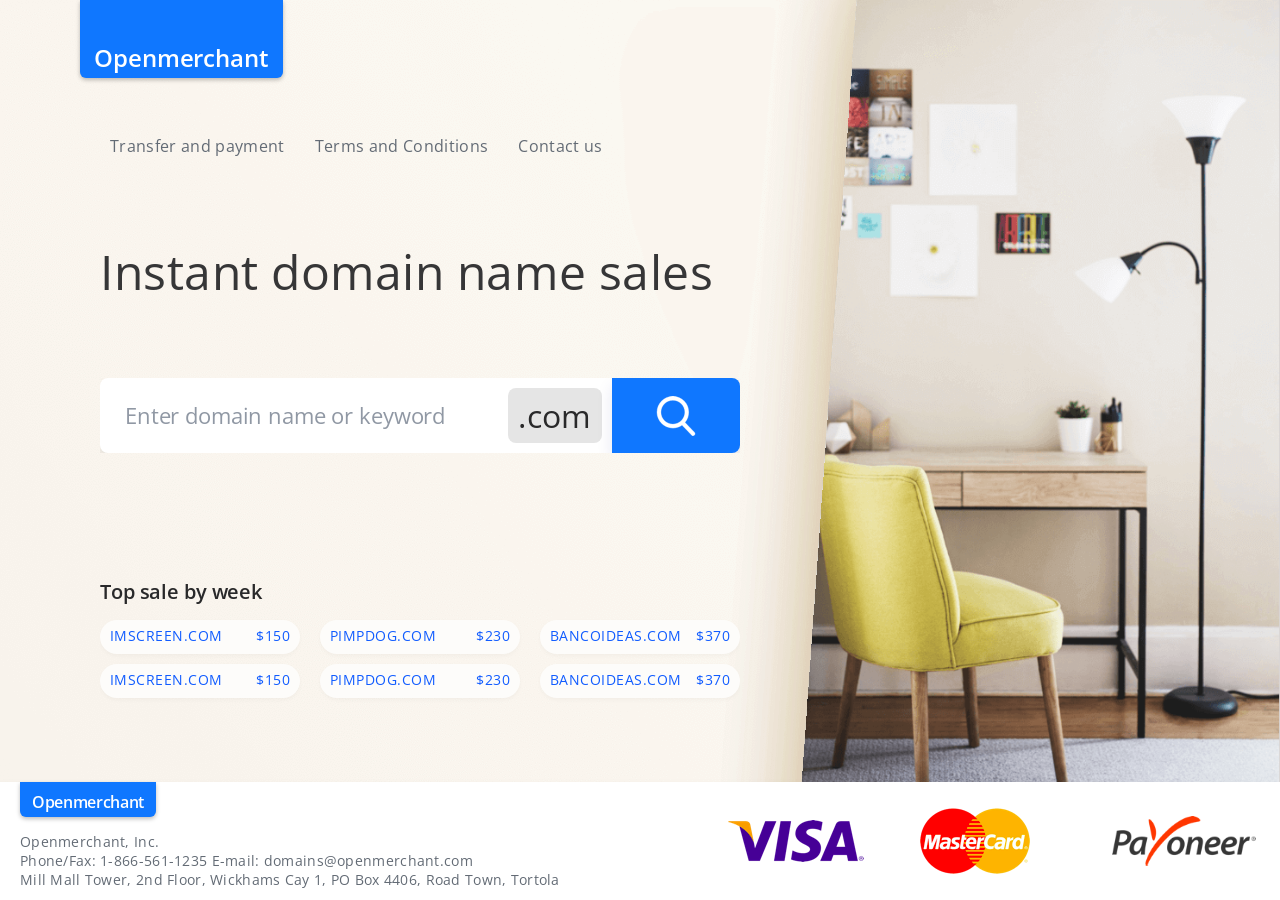
<file: works/openmerchant/index.html>
<!doctype html>
<html>
<head>
    <meta http-equiv="Content-Type" content="text/html; charset=utf-8" />
    <meta name="viewport" content="width=device-width, initial-scale=1, maximum-scale=1, user-scalable=0"/>
    <link href="https://fonts.googleapis.com/css?family=Open+Sans:300,400,600,700" rel="stylesheet">
    <link rel="stylesheet" type="text/css" href="css/all.css" />
		<title></title>
</head>
<body>
<div id="wrapper">
	<header id="header">
    <div class="layout">
      <h1 class="logo"><a href="index.html">Openmerchant</a></h1>
      <div id="menu">
        <span></span>
        <span></span>
        <span></span>
        <span></span>
      </div>
      <ul class="nav">
        <li><a href="payment.html">Transfer and payment</a></li>
        <li><a href="search-result.html">Terms and Conditions</a></li>
        <li><a href="contactus.html">Contact us</a></li>
      </ul>
    </div>
	</header>
	<main id="main">
    <div class="rightbg"><img src="./images/fiximg.png" alt=""></div>
    <div class="leftbg"></div>
    <div id="content">
      <div class="layout">
        <div class="main scroll">
          <h2>Instant domain name sales</h2>
          <div class="search">
            <div class="enterBlock">
              <input class="text" type="text" placeholder="Enter domain name or keyword" />
              <span>.com</span>
            </div>
            <button class="searchButton"></button>
          </div>
          <div class="topSale">
            <h4>Top sale by week</h4>
            <ul>
              <li>
                <span class="name">IMSCREEN.COM</span>
                <span class="cost">$150</span>
              </li>
              <li>
                <span class="name">PIMPDOG.COM</span>
                <span class="cost">$230</span>
              </li>
              <li>
                <span class="name">BANCOIDEAS.COM</span>
                <span class="cost">$370</span>
              </li>
              <li>
                <span class="name">IMSCREEN.COM</span>
                <span class="cost">$150</span>
              </li>
              <li>
                <span class="name">PIMPDOG.COM</span>
                <span class="cost">$230</span>
              </li>
              <li>
                <span class="name">BANCOIDEAS.COM</span>
                <span class="cost">$370</span>
              </li>
            </ul>
          </div>
        </div>
      </div>
    </div>
	</main>
  <footer id="footer">
    <div class="left">
      <h1 class="logo"><a href="#">Openmerchant</a></h1>
      <div class="text">
        <p>Openmerchant, Inc. </br>
           Phone/Fax: 1-866-561-1235 E-mail: domains@openmerchant.com</br>
           Mill Mall Tower, 2nd Floor, Wickhams Cay 1, PO Box 4406, Road Town, Tortola</p>
      </div>
    </div>
    <ul class="partners">
      <li class="visa"><a href="#"><img src="./images/visa.png" alt=""></a></li>
      <li class="mastercard"><a href="#"><img src="./images/mastercard.png" alt=""></a></li>
      <li class="payoneer"><a href="#"><img src="./images/payoneer.png" alt=""></a></li>
    </ul>
	</footer>
</div>
<script src="./js/jquery-3.2.0.js"></script>
<script src="js/main.js"></script>
</body>
</html>
</file>
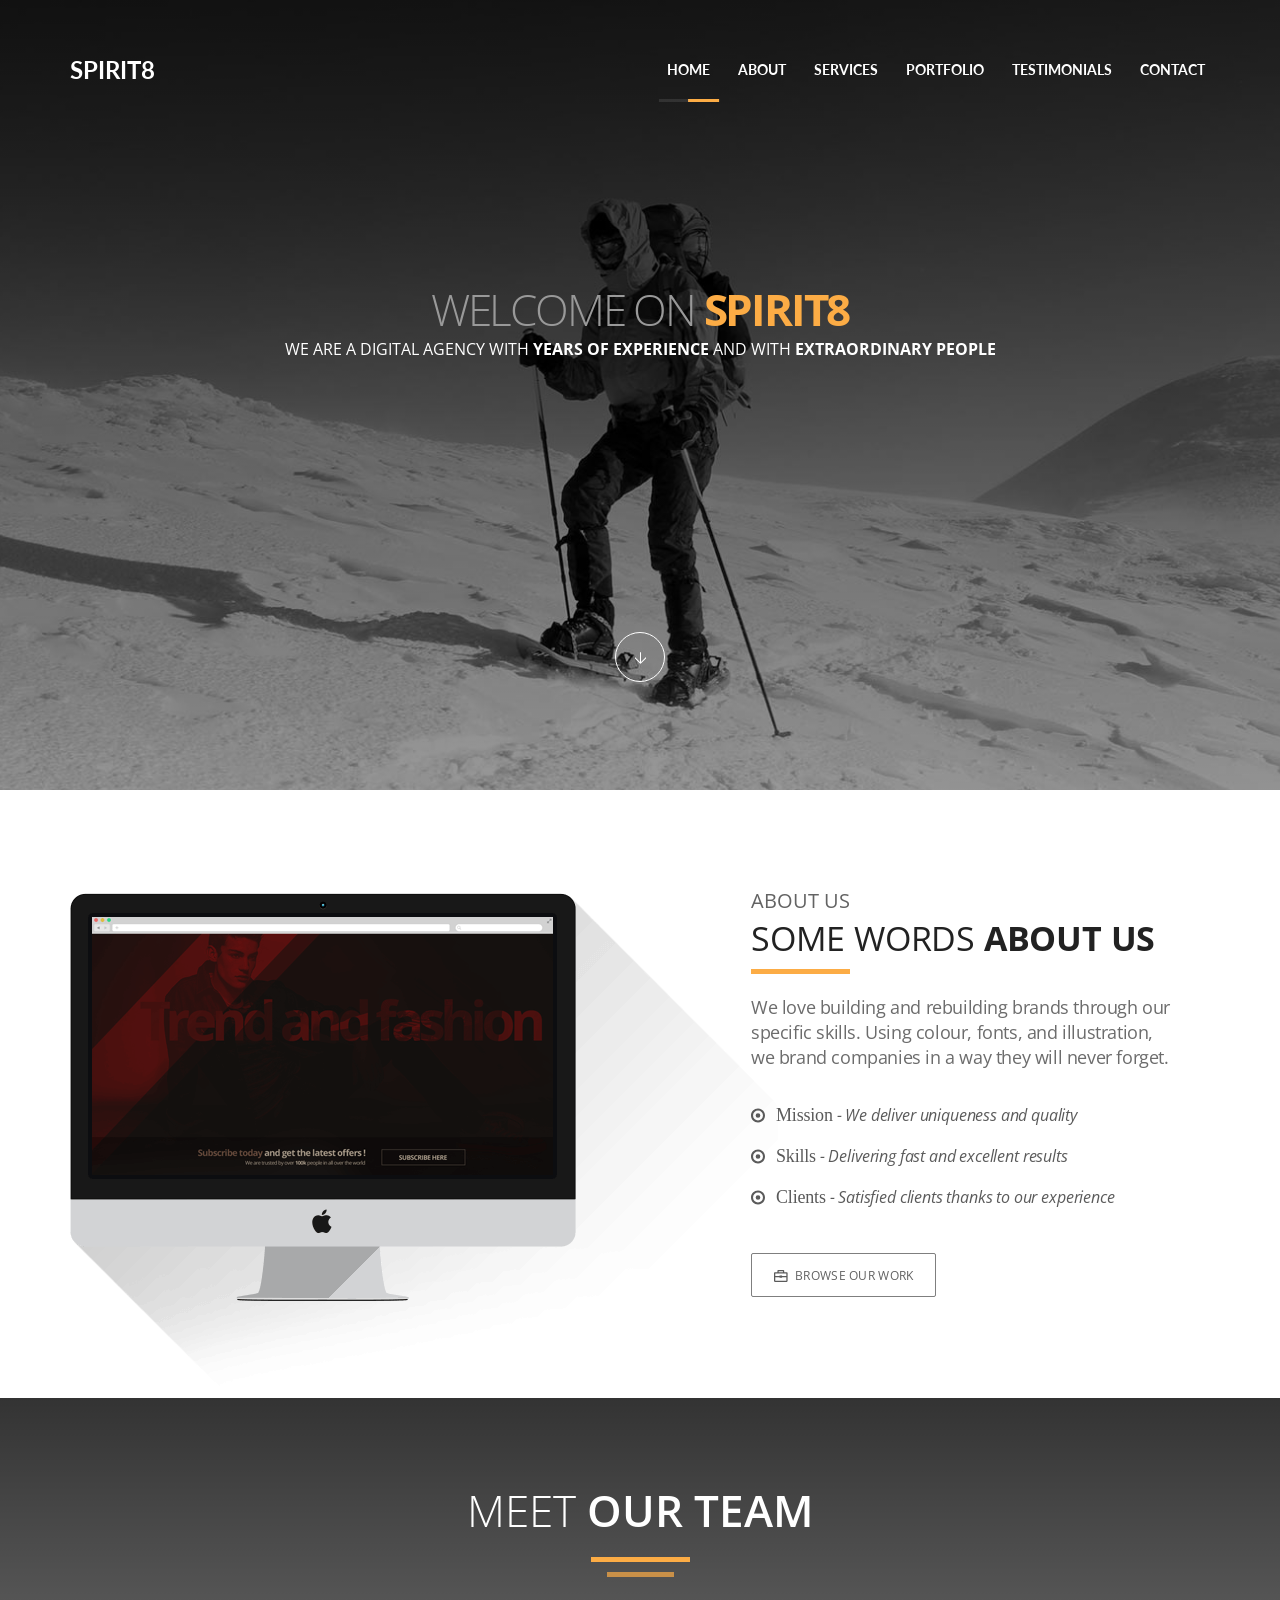
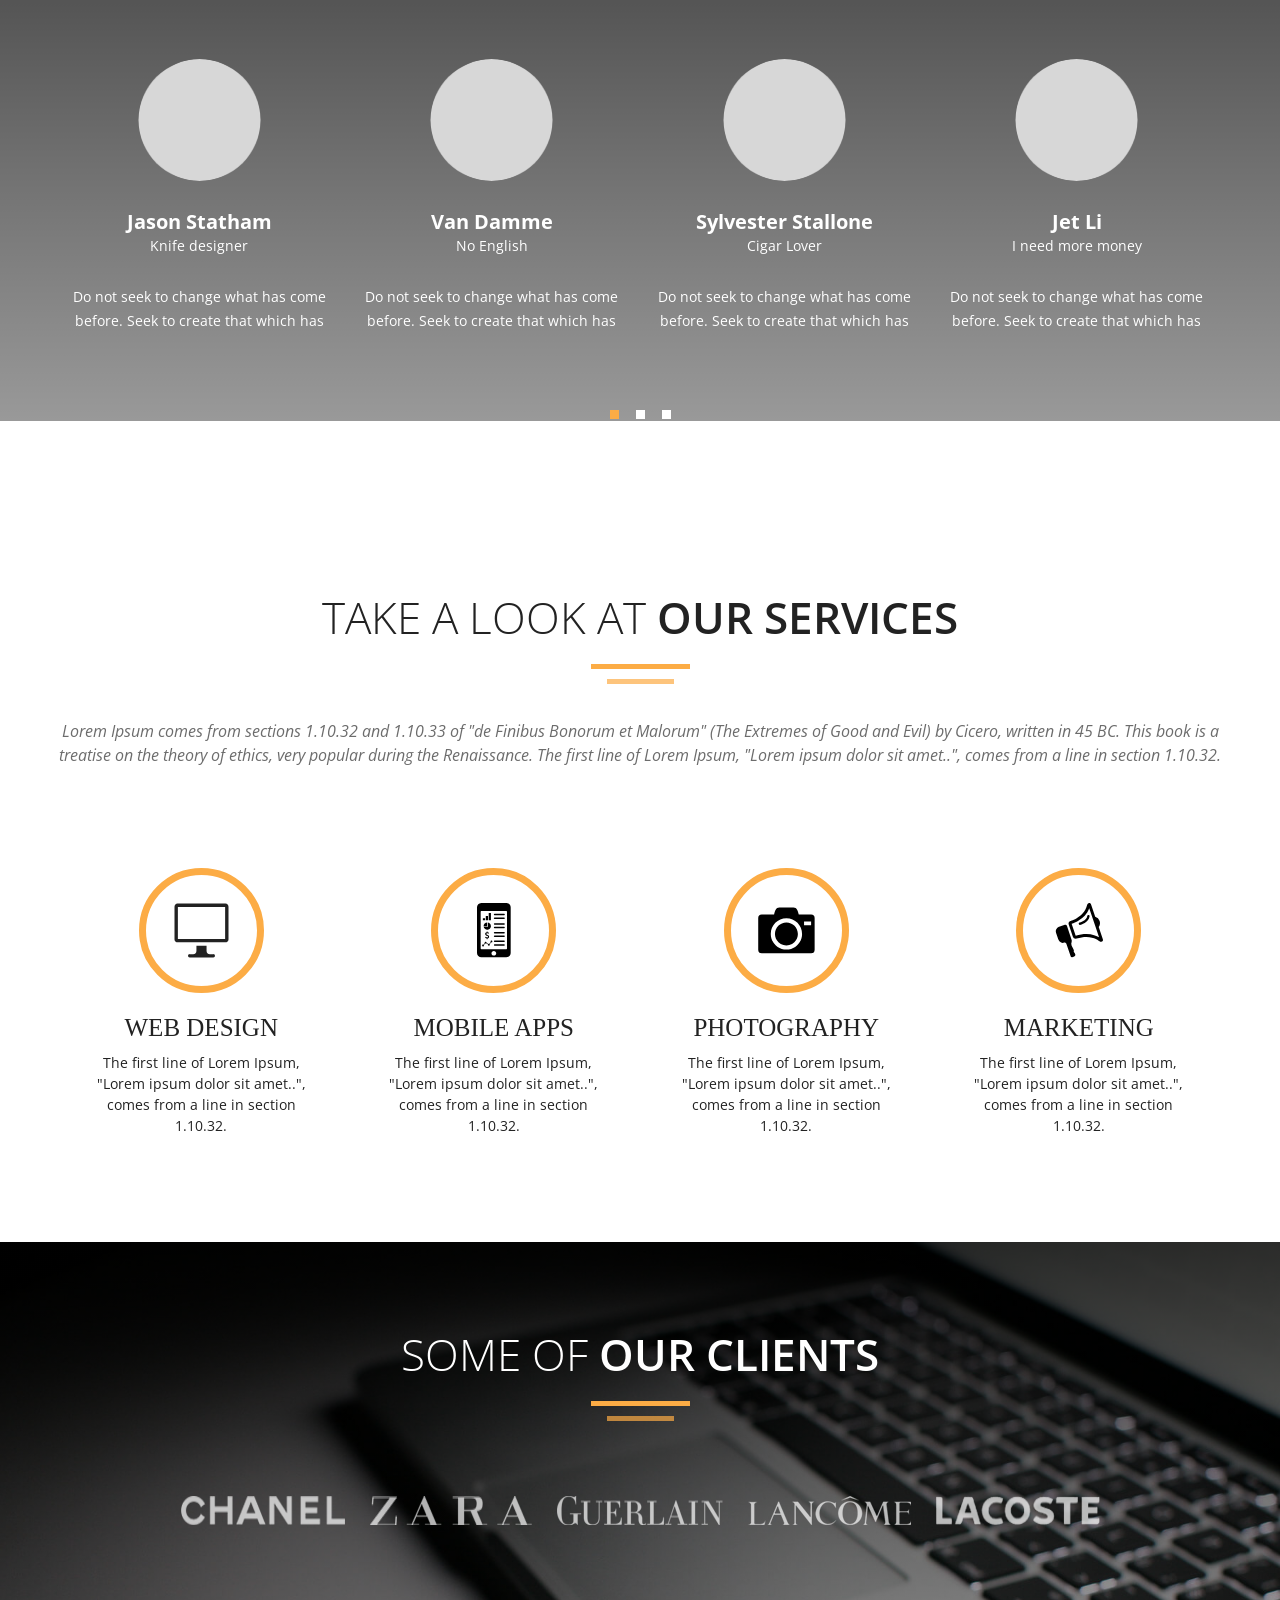
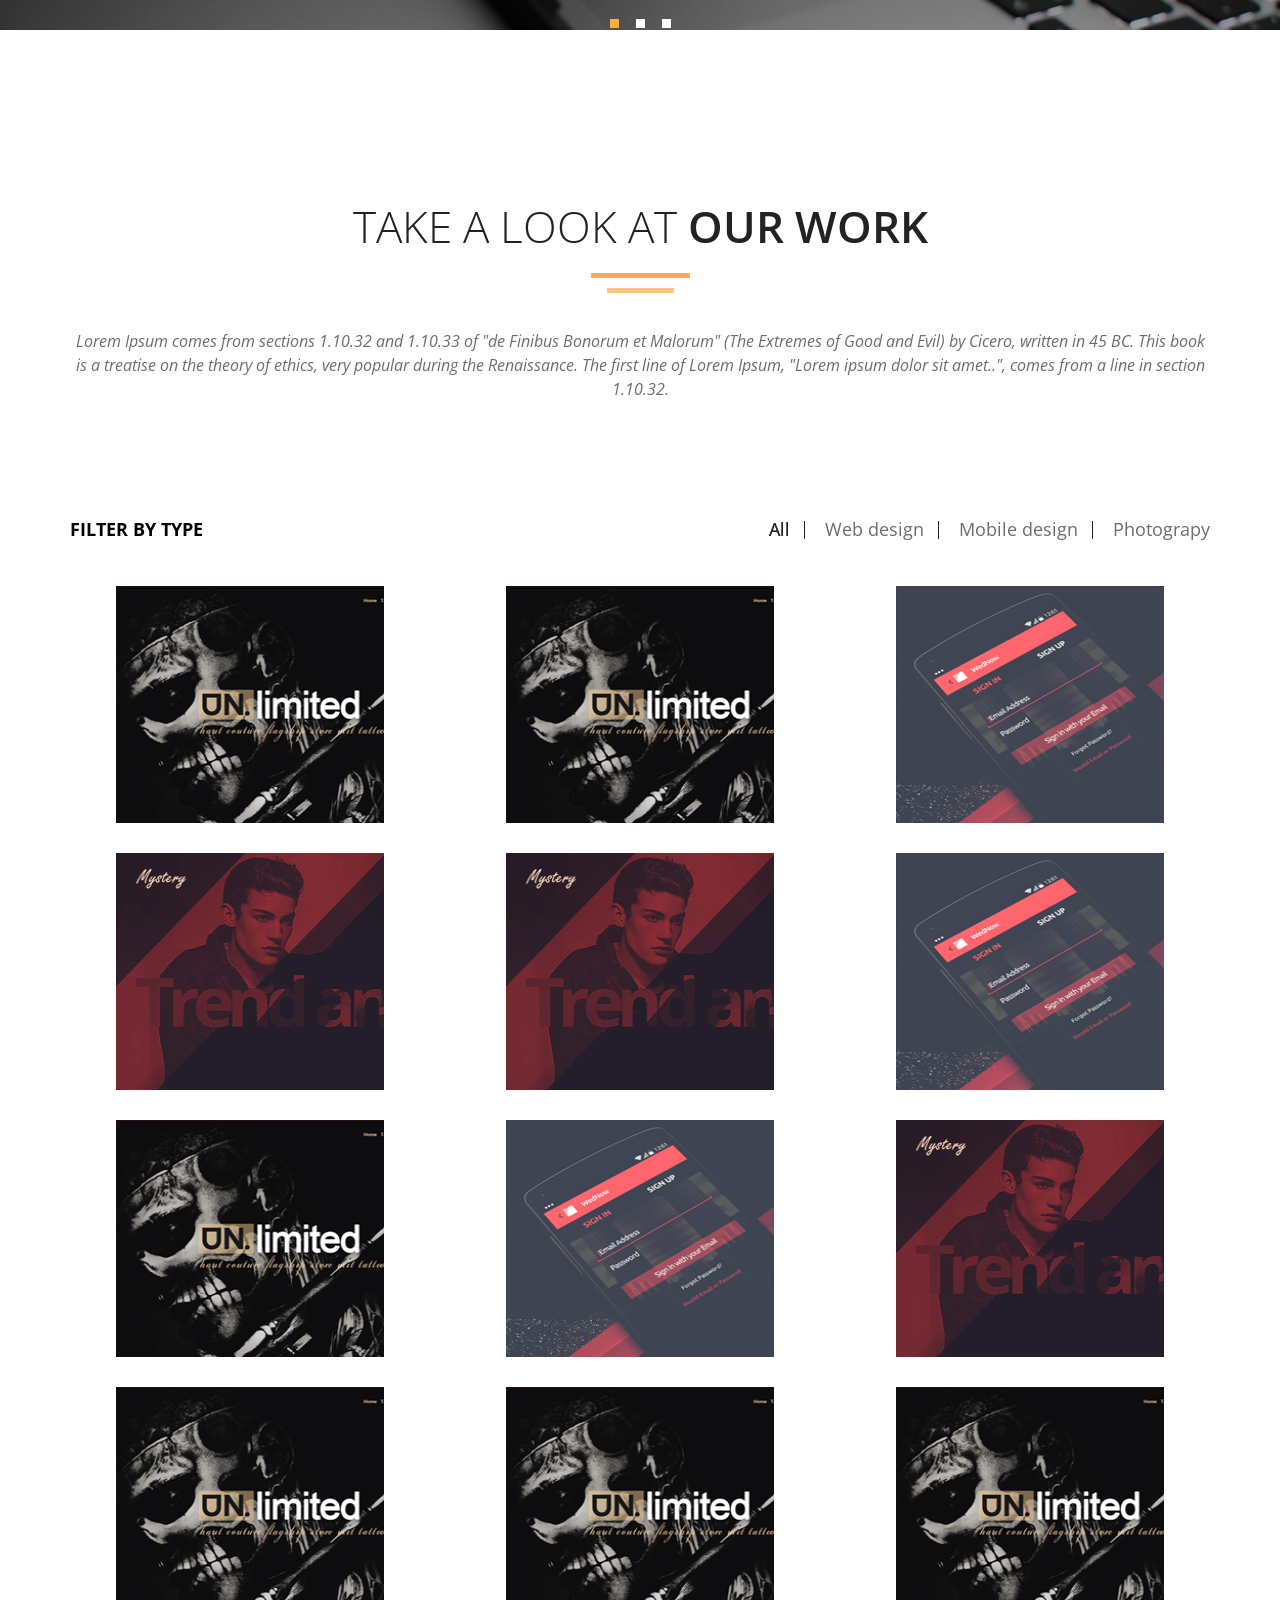
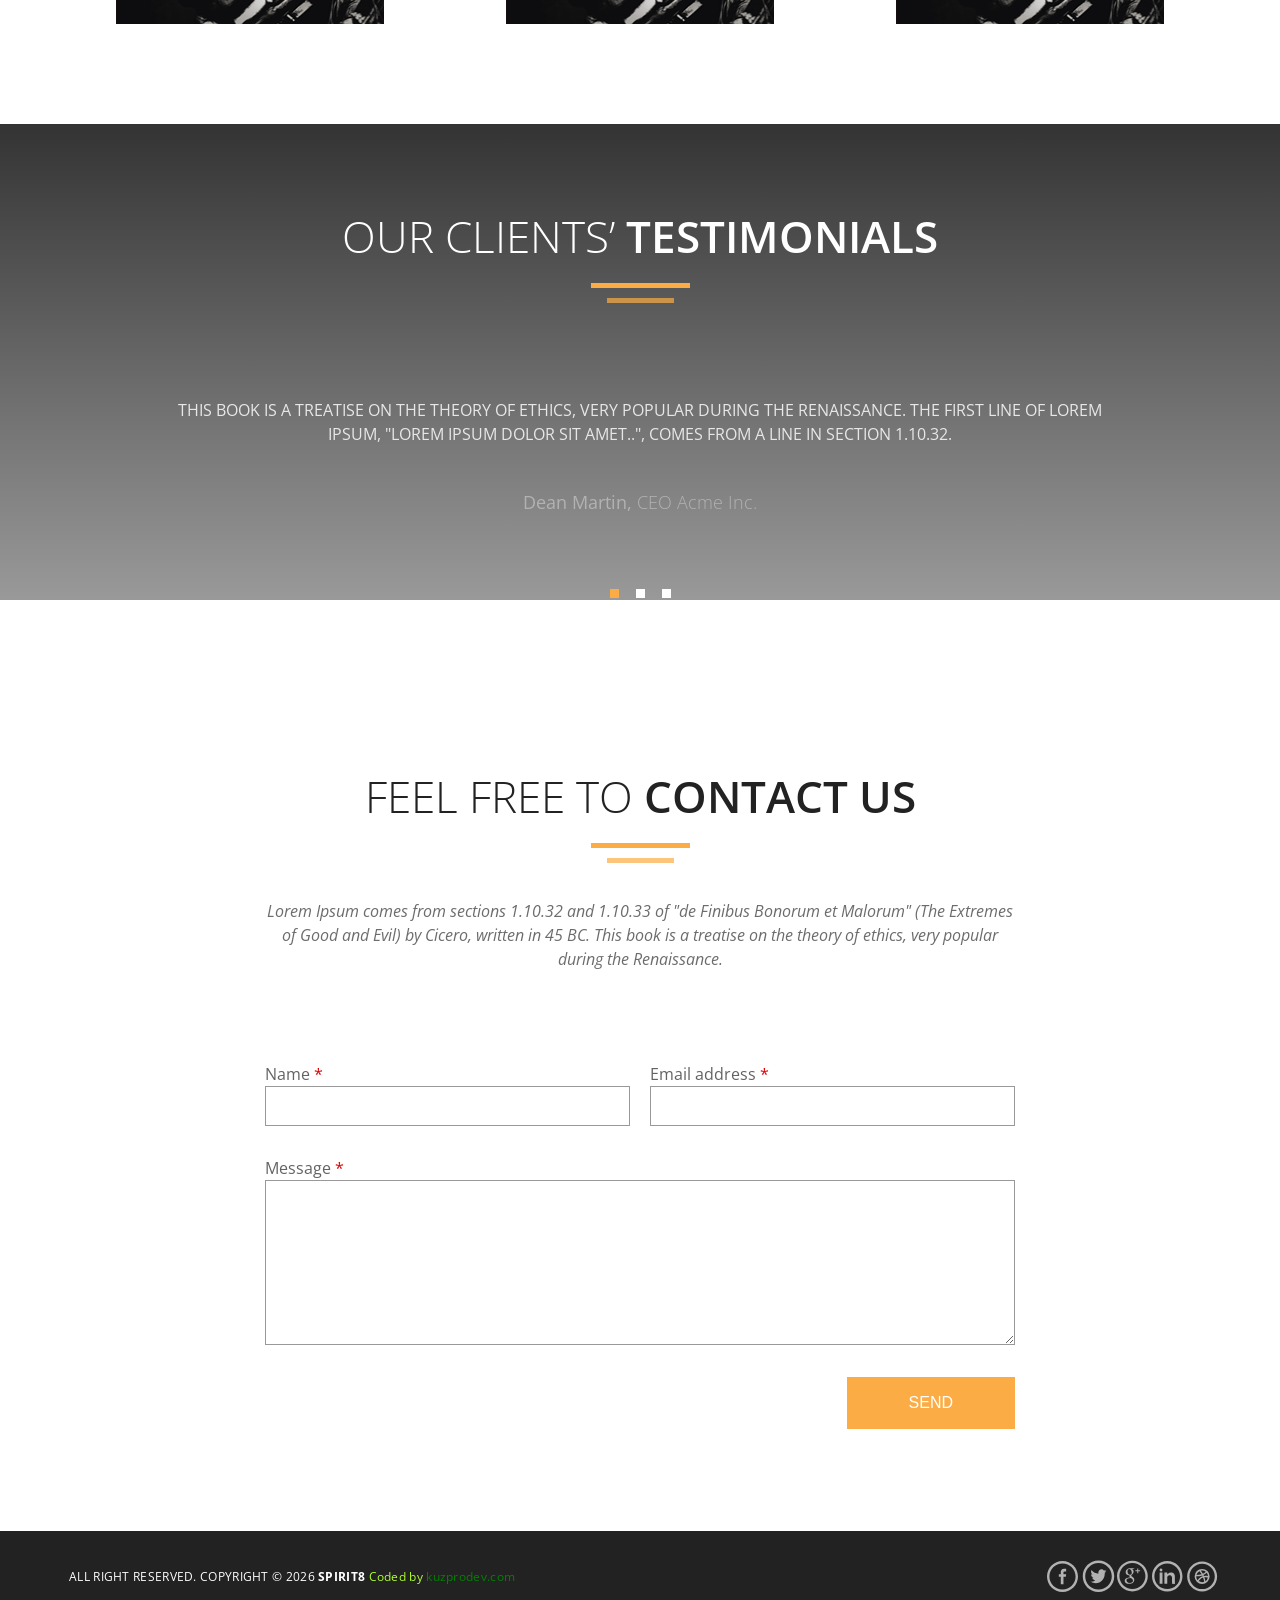
<file: works/spirit/index.html>
<!DOCTYPE html><html lang="en">  <head> <meta http-equiv="Content-Type" content="text/html; charset=utf-8"> <meta name="viewport" content="width=device-width, initial-scale=1, shrink-to-fit=no, viewport-fit=cover">  <link href="https://fonts.googleapis.com/css?family=Open+Sans:300,400,400i,600,700&display=swap" rel="stylesheet"> <link href="https://fonts.googleapis.com/css?family=Lato:700&display=swap" rel="stylesheet">  <link rel="stylesheet" href="css/all.css" type="text/css">    <link rel="shortcut icon" href="fav.ico" type="image/x-icon"> <title>spirit8</title> </head> <body> <div id="wrapper"> <header> <div class="layout"> <div class="logo"> <h1> <a href="#welcome">spirit8</a> </h1> </div> <nav class="side" id="header_menu"> <div id="click_show_menu"> <span></span> </div> <ul class="menu"> <li class="single"><a href="#welcome">home</a></li> <li class="single"><a href="#about">about</a></li> <li class="single"><a href="#services">services</a></li> <li class="single"><a href="#work">portfolio</a></li> <li class="single"><a href="#testimonials">testimonials</a></li> <li class="single"><a href="#form">contact</a></li> </ul> </nav> </div> </header> <section id="main"> <div id="content"> <section id="welcome"> <div class="overlay"> <div class="layout"> <div class="midlle"> <h2>welcome on <span>spirit8</span></h2> <p>We are a digital agency with <span> years of experience </span> and with <span> extraordinary people </span> </p> </div> <a href="#about" class="down"> <svg xmlns="http://www.w3.org/2000/svg" xmlns:xlink="http://www.w3.org/1999/xlink" width="11" height="12"><defs><path id="a" d="M731 679.993l-5-4.903v1.412l4.758 4.663.242.242.222.222.243.242.242-.242.293-.293.172-.171 4.828-4.682v-1.412l-5 4.851.001-9.793h-1z"/></defs><use xlink:href="#a" transform="translate(-726 -670)"/></svg> </a>  </div> </div> </section> <section id="about"> <div class="layout"> <div class="mob"></div> <div class="right"> <p>About us</p> <h3>Some words <span> about us</span></h3> <p>We love building and rebuilding brands through our specific skills. Using colour, fonts, and illustration, we brand companies in a way they will never forget. </p> <ul> <li><svg xmlns="http://www.w3.org/2000/svg" width="14" height="15"><path fill-rule="evenodd" d="M9.333 7.5A2.338 2.338 0 0 0 7 5.166 2.338 2.338 0 0 0 4.667 7.5 2.337 2.337 0 0 0 7 9.833 2.337 2.337 0 0 0 9.333 7.5zM7 2.541A4.964 4.964 0 0 1 11.958 7.5 4.963 4.963 0 0 1 7 12.457 4.962 4.962 0 0 1 2.042 7.5 4.963 4.963 0 0 1 7 2.541zM14 7.5c0-3.865-3.135-7-7-7s-7 3.135-7 7c0 3.864 3.135 7 7 7s7-3.136 7-7z"/></svg> <span>Mission</span> - We deliver uniqueness and quality</li> <li> <svg xmlns="http://www.w3.org/2000/svg" width="14" height="15"><path fill-rule="evenodd" d="M9.333 7.5A2.338 2.338 0 0 0 7 5.166 2.338 2.338 0 0 0 4.667 7.5 2.337 2.337 0 0 0 7 9.833 2.337 2.337 0 0 0 9.333 7.5zM7 2.541A4.964 4.964 0 0 1 11.958 7.5 4.963 4.963 0 0 1 7 12.457 4.962 4.962 0 0 1 2.042 7.5 4.963 4.963 0 0 1 7 2.541zM14 7.5c0-3.865-3.135-7-7-7s-7 3.135-7 7c0 3.864 3.135 7 7 7s7-3.136 7-7z"/></svg> <span>Skills</span> - Delivering fast and excellent results</li> <li> <svg xmlns="http://www.w3.org/2000/svg" width="14" height="15"><path fill-rule="evenodd" d="M9.333 7.5A2.338 2.338 0 0 0 7 5.166 2.338 2.338 0 0 0 4.667 7.5 2.337 2.337 0 0 0 7 9.833 2.337 2.337 0 0 0 9.333 7.5zM7 2.541A4.964 4.964 0 0 1 11.958 7.5 4.963 4.963 0 0 1 7 12.457 4.962 4.962 0 0 1 2.042 7.5 4.963 4.963 0 0 1 7 2.541zM14 7.5c0-3.865-3.135-7-7-7s-7 3.135-7 7c0 3.864 3.135 7 7 7s7-3.136 7-7z"/></svg> <span>Clients</span> - Satisfied clients thanks to our experience</li> </ul> <a href="#work"><svg xmlns="http://www.w3.org/2000/svg" width="14" height="12"><path fill-rule="evenodd" d="M12.761 2.126h-2.552V.85A.85.85 0 0 0 9.358 0H4.254a.85.85 0 0 0-.851.85v1.276H.851A.852.852 0 0 0 0 2.977v8.082c0 .469.381.851.851.851h11.91c.47 0 .851-.382.851-.851V2.977a.852.852 0 0 0-.851-.851zm-8.082-.85h4.254v.85H4.679v-.85zm7.657 9.358H1.276V7.231H5.53v.425h2.552v-.425h4.254v3.403zm0-4.679H8.082v-.426H5.53v.426H1.276V3.402h11.06v2.553z"/></svg>Browse our work</a> </div> </div> </section> <section id="team"> <div class="overlay"> <div class="layout"> <div class="top"> <h3><span>meet</span> our team</h3> </div> <div class="slider"> <div> <div class="slider_item"> <img src="./img/team/image.png" alt="Jason Statham"> <h4> Jason Statham </h4> <span>Knife designer</span> <p> Do not seek to change what has come before. Seek to create that which has not. </p> </div> <div class="slider_item"> <img src="./img/team/image.png" alt=" Van Damme"> <h4> Van Damme </h4> <span>No English</span> <p> Do not seek to change what has come before. Seek to create that which has not. </p> </div> <div class="slider_item"> <img src="./img/team/image.png" alt="Sylvester Stallone"> <h4> Sylvester Stallone </h4> <span> Cigar Lover</span> <p> Do not seek to change what has come before. Seek to create that which has not. </p> </div> <div class="slider_item"> <img src="./img/team/image.png" alt=" Jet Li"> <h4> Jet Li </h4> <span>I need more money</span> <p> Do not seek to change what has come before. Seek to create that which has not. </p> </div> </div> <div> <div class="slider_item"> <img src="./img/team/image.png" alt=" Van Damme"> <h4> Van Damme </h4> <span>No English</span> <p> Do not seek to change what has come before. Seek to create that which has not. </p> </div> <div class="slider_item"> <img src="./img/team/image.png" alt="Jason Statham"> <h4> Jason Statham </h4> <span>Knife designer</span> <p> Do not seek to change what has come before. Seek to create that which has not. </p> </div> <div class="slider_item"> <img src="./img/team/image.png" alt="Sylvester Stallone"> <h4> Sylvester Stallone </h4> <span> Cigar Lover</span> <p> Do not seek to change what has come before. Seek to create that which has not. </p> </div> <div class="slider_item"> <img src="./img/team/image.png" alt=" Jet Li"> <h4> Jet Li </h4> <span>I need more money</span> <p> Do not seek to change what has come before. Seek to create that which has not. </p> </div> </div> <div> <div class="slider_item"> <img src="./img/team/image.png" alt=" Jet Li"> <h4> Jet Li </h4> <span>I need more money</span> <p> Do not seek to change what has come before. Seek to create that which has not. </p> </div> <div class="slider_item"> <img src="./img/team/image.png" alt=" Van Damme"> <h4> Van Damme </h4> <span>No English</span> <p> Do not seek to change what has come before. Seek to create that which has not. </p> </div> <div class="slider_item"> <img src="./img/team/image.png" alt="Sylvester Stallone"> <h4> Sylvester Stallone </h4> <span> Cigar Lover</span> <p> Do not seek to change what has come before. Seek to create that which has not. </p> </div> <div class="slider_item"> <img src="./img/team/image.png" alt="Jason Statham"> <h4> Jason Statham </h4> <span>Knife designer</span> <p> Do not seek to change what has come before. Seek to create that which has not. </p> </div> </div> </div> <div class="links"> <a data-slide-index="0"></a> <a data-slide-index="1"></a> <a data-slide-index="2"></a> </div> </div> </div> </section> <section id="services"> <div class="layout"> <div class="top"> <h3><span>take a look at</span> our services</h3> </div> <p class="midlle">Lorem Ipsum comes from sections 1.10.32 and 1.10.33 of "de Finibus Bonorum et Malorum" (The Extremes of Good and Evil) by Cicero, written in 45 BC. This book is a treatise on the theory of ethics, very popular during the Renaissance. The first line of Lorem Ipsum, "Lorem ipsum dolor sit amet..", comes from a line in section 1.10.32.</p> <div class="product"> <div class="item"> <div class="vector"> <svg xmlns="http://www.w3.org/2000/svg" width="55" height="55"><path fill-rule="evenodd" fill="#222" d="M39.312 51.125h-3.375a3.378 3.378 0 0 1-3.375-3.375v-5.063H22.437v5.063a3.377 3.377 0 0 1-3.375 3.375h-3.375a1.687 1.687 0 1 0 0 3.375h23.625a1.687 1.687 0 1 0 0-3.375zM51.547.499H3.453C1.823.499.5 1.917.5 3.664v32.484c0 1.747 1.323 3.164 2.953 3.164h48.094c1.63 0 2.953-1.417 2.953-3.164V3.664c0-1.747-1.323-3.165-2.953-3.165zm-.422 35.438H3.875V3.875h47.25v32.062z"/></svg> </div> <h4> Web design </h4> <p> The first line of Lorem Ipsum, "Lorem ipsum dolor sit amet..", comes from a line in section 1.10.32. </p> </div> <div class="item"> <div class="vector"> <svg xmlns="http://www.w3.org/2000/svg" width="34" height="55"><path fill-rule="evenodd" d="M29.292 54.25H4.397c-2.424 0-4.394-1.946-4.394-4.341V4.337c0-2.394 1.97-4.341 4.394-4.341h24.895c2.425 0 4.394 1.947 4.394 4.341v45.572c0 2.395-1.969 4.341-4.394 4.341zm-12.447-1.628c1.31 0 2.38-1.056 2.38-2.351s-1.07-2.351-2.38-2.351c-1.311 0-2.38 1.056-2.38 2.351s1.069 2.351 2.38 2.351zM30.024 8.678a.73.73 0 0 0-.732-.724H4.397a.73.73 0 0 0-.732.724V45.57c0 .397.329.722.732.722h24.895a.729.729 0 0 0 .732-.722V8.678zm-2.922 33.998h-9.526a.72.72 0 0 1-.724-.717v-.013c0-.396.325-.718.724-.718h9.526c.401 0 .726.322.726.718v.013a.722.722 0 0 1-.726.717zm0-3.617h-9.526a.72.72 0 0 1-.724-.716v-.015a.72.72 0 0 1 .724-.716h9.526c.401 0 .726.321.726.716v.015a.72.72 0 0 1-.726.716zm0-5.064h-9.526a.72.72 0 0 1-.724-.716v-.015a.72.72 0 0 1 .724-.715h9.526a.72.72 0 0 1 .726.715v.015a.721.721 0 0 1-.726.716zm0-3.616h-9.526a.721.721 0 0 1-.724-.717v-.014a.72.72 0 0 1 .724-.716h9.526c.401 0 .726.321.726.716v.014a.722.722 0 0 1-.726.717zm0-5.065h-9.526a.72.72 0 0 1-.724-.716v-.014a.72.72 0 0 1 .724-.716h9.526c.401 0 .726.321.726.716v.014a.721.721 0 0 1-.726.716zm0-3.616h-9.526a.72.72 0 0 1-.724-.716v-.014a.72.72 0 0 1 .724-.717h9.526c.401 0 .726.321.726.717v.014a.721.721 0 0 1-.726.716zm-.006-5.788h-9.525a.72.72 0 0 1-.726-.715v-.014a.72.72 0 0 1 .726-.716h9.525a.72.72 0 0 1 .725.716v.014a.72.72 0 0 1-.725.715zm0-3.616h-9.525a.72.72 0 0 1-.726-.716v-.014a.72.72 0 0 1 .726-.716h9.525a.72.72 0 0 1 .725.716v.014a.72.72 0 0 1-.725.716zM14.465 39.421a.896.896 0 0 1-.289-.051l-1.505 1.912a.896.896 0 0 1 .147.489.912.912 0 0 1-.916.905.911.911 0 0 1-.915-.905c0-.077.012-.152.032-.223l-1.863-1.227a.922.922 0 0 1-.548.185.92.92 0 0 1-.341-.067l-1.428 1.613c.075.132.122.28.122.443a.911.911 0 0 1-.916.904.91.91 0 0 1-.915-.904.91.91 0 0 1 1.255-.838l1.429-1.614a.885.885 0 0 1-.122-.442.91.91 0 0 1 .916-.904.91.91 0 0 1 .915.904.872.872 0 0 1-.032.224l1.863 1.226a.921.921 0 0 1 .548-.184.89.89 0 0 1 .289.051l1.505-1.912a.898.898 0 0 1-.146-.49.91.91 0 0 1 .915-.904c.504 0 .915.406.915.904a.911.911 0 0 1-.915.905zm-2.746-29.297h2.197v7.234h-2.197v-7.234zM9.751 36.2v-.769c-1.092-.126-1.694-.787-1.694-.787l.594-.812s.651.627 1.499.627c.456 0 .871-.234.871-.719 0-1.004-2.862-.904-2.862-2.701 0-.863.652-1.531 1.592-1.683v-.786h.729v.77c.982.084 1.49.611 1.49.611l-.474.878s-.575-.519-1.33-.519c-.508 0-.905.293-.905.71 0 .997 2.854.821 2.854 2.695 0 .854-.602 1.581-1.635 1.716v.769h-.729zm4.116-12.452c-.246 1.499-1.484 2.723-3.002 2.966-2.032.323-3.819-1.009-4.197-2.846h3.587a.728.728 0 0 0 .732-.723v-3.543c1.86.372 3.208 2.137 2.88 4.146zM8.79 13.018h2.197v4.34H8.79v-4.34zm1.465 9.765a.365.365 0 0 1-.366.362H6.594c0-1.997 1.639-3.617 3.661-3.617v3.255zm-4.393-7.596h2.195v2.17H5.862v-2.17z"/></svg> </div> <h4> Mobile apps </h4> <p> The first line of Lorem Ipsum, "Lorem ipsum dolor sit amet..", comes from a line in section 1.10.32. </p> </div> <div class="item"> <div class="vector"> <svg xmlns="http://www.w3.org/2000/svg" width="57" height="47"><path fill-rule="evenodd" d="M16.966 26.945c0 6.329 5.13 11.459 11.459 11.459s11.46-5.13 11.46-11.459-5.131-11.46-11.46-11.46c-6.329 0-11.459 5.131-11.459 11.46zM53.107 7.552H40.766C39.885 4.026 39.003.5 35.477.5H21.373c-3.526 0-4.407 3.526-5.289 7.052H3.743a3.536 3.536 0 0 0-3.526 3.526v31.734a3.537 3.537 0 0 0 3.526 3.526h49.364a3.536 3.536 0 0 0 3.526-3.526V11.078a3.535 3.535 0 0 0-3.526-3.526zM28.425 42.591c-8.641 0-15.647-7.004-15.647-15.646 0-8.642 7.006-15.647 15.647-15.647 8.642 0 15.647 7.005 15.647 15.647s-7.005 15.646-15.647 15.646zM53.107 18.13h-7.052v-3.526h7.052v3.526z"/></svg> </div> <h4> PHOTOGRAPHY </h4> <p> The first line of Lorem Ipsum, "Lorem ipsum dolor sit amet..", comes from a line in section 1.10.32. </p> </div> <div class="item"> <div class="vector"> <svg xmlns="http://www.w3.org/2000/svg" width="48" height="55"><path fill-rule="evenodd" d="M47.694 38.054c-.324.481-.855.75-1.462.75-.699 0-1.405-.389-1.767-.618l-.212-.162c-.04-.039-4.608-4.141-12.873-4.141-3.099 0-6.358.574-9.688 1.701a3.518 3.518 0 0 1-1.059.163c-1.303 0-2.329-.743-2.753-1.993l-4.057-11.991c-.167-.366-.459-1.215-.102-2.145.21-.547.709-1.279 1.904-1.684.22-.064 13.412-3.816 16.339-15.477.385-1.153 1.064-2.391 2.317-2.391.501 0 1.406.208 1.88 1.611l4.061 12.018a6.729 6.729 0 0 1 4.403 4.271 6.723 6.723 0 0 1-.909 6.059l4.058 11.994c.099.238.484 1.193-.08 2.035zM40.361 23.36l-2.4-7.1-3.736-11.039c-3.998 11.288-16.203 15.11-17.618 15.518l4.084 12.067c3.684-1.263 7.268-1.886 10.686-1.886 6 0 10.277 1.893 12.671 3.335L40.361 23.36zm-15.442-1.444c-.517 0-.988-.342-1.132-.862a1.17 1.17 0 0 1 .821-1.442c.073-.02 7.051-1.996 7.648-6.699a1.18 1.18 0 0 1 1.309-1.014 1.177 1.177 0 0 1 1.021 1.309c-.795 6.264-9.007 8.572-9.355 8.668-.106.027-.212.04-.312.04zM16.25 40.723c0 3.64 3.67 5.42 2.41 8.062 4.338 4.4-1.086 5.341-1.086 5.341-1.765.6-2.082-1.257-2.082-1.257l-3.703-10.963c-.79-2.831-2.546-2.307-2.546-2.307-4.463 1.512-6.089-3.607-6.089-3.607L1.1 29.928c-1.491-4.405 2.997-6.144 2.997-6.144l5.765-1.952c1.86-.629 2.141 1.126 2.141 1.126l4.648 14.035c.39 1.174-.401 3.73-.401 3.73z"/></svg> </div> <h4> marketing </h4> <p> The first line of Lorem Ipsum, "Lorem ipsum dolor sit amet..", comes from a line in section 1.10.32. </p> </div> </div> </div> </section> <section id="clients"> <div class="overlay"> <div class="layout"> <div class="top"> <h3><span>some of </span> our clients</h3> </div> <div class="slider_clients"> <div class="slider_item"> <img src="img/clients/1.png" alt="chanel"> <img src="img/clients/2.png" alt="zara"> <img src="img/clients/3.png" alt="guerlain"> <img src="img/clients/4.png" alt="lancome"> <img src="img/clients/5.png" alt="lacoste"> </div> <div class="slider_item"> <img src="img/clients/2.png" alt="zara"> <img src="img/clients/3.png" alt="guerlain"> <img src="img/clients/4.png" alt="lancome"> <img src="img/clients/5.png" alt="lacoste"> <img src="img/clients/1.png" alt="chanel"> </div> <div class="slider_item"> <img src="img/clients/3.png" alt="guerlain"> <img src="img/clients/4.png" alt="lancome"> <img src="img/clients/5.png" alt="lacoste"> <img src="img/clients/1.png" alt="chanel"> <img src="img/clients/2.png" alt="zara"> </div> </div> <div class="links_clients"> <a data-slide-index="0"></a> <a data-slide-index="1"></a> <a data-slide-index="2"></a> </div> </div> </div> </section> <section id="work"> <div class="layout"> <div class="top"> <h3><span>take a look at </span>our work</h3> </div> <p class="midlle"> Lorem Ipsum comes from sections 1.10.32 and 1.10.33 of "de Finibus Bonorum et Malorum" (The Extremes of Good and Evil) by Cicero, written in 45 BC. This book is a treatise on the theory of ethics, very popular during the Renaissance. The first line of Lorem Ipsum, "Lorem ipsum dolor sit amet..", comes from a line in section 1.10.32. </p> <div class="label"> <h4>Filter by type</h4> <ul> <li>All</li> <li>Web design</li> <li>Mobile design</li> <li>Photograpy</li> </ul> </div> <div class="filter_display">  <div class="item web"> <img src="img/work/1.png" alt="web"> <div class="hover"> <h5>trend and fashion</h5> <p>Website design</p> <svg xmlns="http://www.w3.org/2000/svg" width="40" height="40"><path fill-rule="evenodd" fill="#FCAC45" d="M20.002 40.006c-11.031 0-20.005-8.974-20.005-20.004 0-11.03 8.974-20.005 20.005-20.005 11.031 0 20.004 8.974 20.004 20.005 0 11.032-8.974 20.004-20.004 20.004zm0-38.652C9.72 1.354 1.354 9.72 1.354 20.002S9.72 38.65 20.002 38.65 38.65 30.284 38.65 20.002 30.284 1.354 20.002 1.354zm8.424 19.326h-7.745v7.745a.678.678 0 0 1-1.357 0V20.68h-7.746a.679.679 0 0 1 0-1.357h7.746v-7.745a.679.679 0 0 1 1.357 0v7.745h7.745a.679.679 0 0 1 0 1.357z"/></svg> </div> </div>   <div class="item web"> <img src="img/work/1.png" alt="web"> <div class="hover"> <h5>trend and fashion</h5> <p>Website design</p> <svg xmlns="http://www.w3.org/2000/svg" width="40" height="40"><path fill-rule="evenodd" fill="#FCAC45" d="M20.002 40.006c-11.031 0-20.005-8.974-20.005-20.004 0-11.03 8.974-20.005 20.005-20.005 11.031 0 20.004 8.974 20.004 20.005 0 11.032-8.974 20.004-20.004 20.004zm0-38.652C9.72 1.354 1.354 9.72 1.354 20.002S9.72 38.65 20.002 38.65 38.65 30.284 38.65 20.002 30.284 1.354 20.002 1.354zm8.424 19.326h-7.745v7.745a.678.678 0 0 1-1.357 0V20.68h-7.746a.679.679 0 0 1 0-1.357h7.746v-7.745a.679.679 0 0 1 1.357 0v7.745h7.745a.679.679 0 0 1 0 1.357z"/></svg> </div> </div>   <div class="item mob"> <img src="img/work/2.png" alt="mob"> <div class="hover"> <h5>trend and fashion</h5> <p>Website design</p> <svg xmlns="http://www.w3.org/2000/svg" width="40" height="40"><path fill-rule="evenodd" fill="#FCAC45" d="M20.002 40.006c-11.031 0-20.005-8.974-20.005-20.004 0-11.03 8.974-20.005 20.005-20.005 11.031 0 20.004 8.974 20.004 20.005 0 11.032-8.974 20.004-20.004 20.004zm0-38.652C9.72 1.354 1.354 9.72 1.354 20.002S9.72 38.65 20.002 38.65 38.65 30.284 38.65 20.002 30.284 1.354 20.002 1.354zm8.424 19.326h-7.745v7.745a.678.678 0 0 1-1.357 0V20.68h-7.746a.679.679 0 0 1 0-1.357h7.746v-7.745a.679.679 0 0 1 1.357 0v7.745h7.745a.679.679 0 0 1 0 1.357z"/></svg> </div> </div>   <div class="item photo"> <img src="img/work/3.png" alt="photo"> <div class="hover"> <h5>trend and fashion</h5> <p>Website design</p> <svg xmlns="http://www.w3.org/2000/svg" width="40" height="40"><path fill-rule="evenodd" fill="#FCAC45" d="M20.002 40.006c-11.031 0-20.005-8.974-20.005-20.004 0-11.03 8.974-20.005 20.005-20.005 11.031 0 20.004 8.974 20.004 20.005 0 11.032-8.974 20.004-20.004 20.004zm0-38.652C9.72 1.354 1.354 9.72 1.354 20.002S9.72 38.65 20.002 38.65 38.65 30.284 38.65 20.002 30.284 1.354 20.002 1.354zm8.424 19.326h-7.745v7.745a.678.678 0 0 1-1.357 0V20.68h-7.746a.679.679 0 0 1 0-1.357h7.746v-7.745a.679.679 0 0 1 1.357 0v7.745h7.745a.679.679 0 0 1 0 1.357z"/></svg> </div> </div>   <div class="item photo"> <img src="img/work/3.png" alt="photo"> <div class="hover"> <h5>trend and fashion</h5> <p>Website design</p> <svg xmlns="http://www.w3.org/2000/svg" width="40" height="40"><path fill-rule="evenodd" fill="#FCAC45" d="M20.002 40.006c-11.031 0-20.005-8.974-20.005-20.004 0-11.03 8.974-20.005 20.005-20.005 11.031 0 20.004 8.974 20.004 20.005 0 11.032-8.974 20.004-20.004 20.004zm0-38.652C9.72 1.354 1.354 9.72 1.354 20.002S9.72 38.65 20.002 38.65 38.65 30.284 38.65 20.002 30.284 1.354 20.002 1.354zm8.424 19.326h-7.745v7.745a.678.678 0 0 1-1.357 0V20.68h-7.746a.679.679 0 0 1 0-1.357h7.746v-7.745a.679.679 0 0 1 1.357 0v7.745h7.745a.679.679 0 0 1 0 1.357z"/></svg> </div> </div>   <div class="item mob"> <img src="img/work/2.png" alt="mob"> <div class="hover"> <h5>trend and fashion</h5> <p>Website design</p> <svg xmlns="http://www.w3.org/2000/svg" width="40" height="40"><path fill-rule="evenodd" fill="#FCAC45" d="M20.002 40.006c-11.031 0-20.005-8.974-20.005-20.004 0-11.03 8.974-20.005 20.005-20.005 11.031 0 20.004 8.974 20.004 20.005 0 11.032-8.974 20.004-20.004 20.004zm0-38.652C9.72 1.354 1.354 9.72 1.354 20.002S9.72 38.65 20.002 38.65 38.65 30.284 38.65 20.002 30.284 1.354 20.002 1.354zm8.424 19.326h-7.745v7.745a.678.678 0 0 1-1.357 0V20.68h-7.746a.679.679 0 0 1 0-1.357h7.746v-7.745a.679.679 0 0 1 1.357 0v7.745h7.745a.679.679 0 0 1 0 1.357z"/></svg> </div> </div>   <div class="item web"> <img src="img/work/1.png" alt="web"> <div class="hover"> <h5>trend and fashion</h5> <p>Website design</p> <svg xmlns="http://www.w3.org/2000/svg" width="40" height="40"><path fill-rule="evenodd" fill="#FCAC45" d="M20.002 40.006c-11.031 0-20.005-8.974-20.005-20.004 0-11.03 8.974-20.005 20.005-20.005 11.031 0 20.004 8.974 20.004 20.005 0 11.032-8.974 20.004-20.004 20.004zm0-38.652C9.72 1.354 1.354 9.72 1.354 20.002S9.72 38.65 20.002 38.65 38.65 30.284 38.65 20.002 30.284 1.354 20.002 1.354zm8.424 19.326h-7.745v7.745a.678.678 0 0 1-1.357 0V20.68h-7.746a.679.679 0 0 1 0-1.357h7.746v-7.745a.679.679 0 0 1 1.357 0v7.745h7.745a.679.679 0 0 1 0 1.357z"/></svg> </div> </div>   <div class="item mob"> <img src="img/work/2.png" alt="mob"> <div class="hover"> <h5>trend and fashion</h5> <p>Website design</p> <svg xmlns="http://www.w3.org/2000/svg" width="40" height="40"><path fill-rule="evenodd" fill="#FCAC45" d="M20.002 40.006c-11.031 0-20.005-8.974-20.005-20.004 0-11.03 8.974-20.005 20.005-20.005 11.031 0 20.004 8.974 20.004 20.005 0 11.032-8.974 20.004-20.004 20.004zm0-38.652C9.72 1.354 1.354 9.72 1.354 20.002S9.72 38.65 20.002 38.65 38.65 30.284 38.65 20.002 30.284 1.354 20.002 1.354zm8.424 19.326h-7.745v7.745a.678.678 0 0 1-1.357 0V20.68h-7.746a.679.679 0 0 1 0-1.357h7.746v-7.745a.679.679 0 0 1 1.357 0v7.745h7.745a.679.679 0 0 1 0 1.357z"/></svg> </div> </div>   <div class="item photo"> <img src="img/work/3.png" alt="photo"> <div class="hover"> <h5>trend and fashion</h5> <p>Website design</p> <svg xmlns="http://www.w3.org/2000/svg" width="40" height="40"><path fill-rule="evenodd" fill="#FCAC45" d="M20.002 40.006c-11.031 0-20.005-8.974-20.005-20.004 0-11.03 8.974-20.005 20.005-20.005 11.031 0 20.004 8.974 20.004 20.005 0 11.032-8.974 20.004-20.004 20.004zm0-38.652C9.72 1.354 1.354 9.72 1.354 20.002S9.72 38.65 20.002 38.65 38.65 30.284 38.65 20.002 30.284 1.354 20.002 1.354zm8.424 19.326h-7.745v7.745a.678.678 0 0 1-1.357 0V20.68h-7.746a.679.679 0 0 1 0-1.357h7.746v-7.745a.679.679 0 0 1 1.357 0v7.745h7.745a.679.679 0 0 1 0 1.357z"/></svg> </div> </div>   <div class="item web"> <img src="img/work/1.png" alt="web"> <div class="hover"> <h5>trend and fashion</h5> <p>Website design</p> <svg xmlns="http://www.w3.org/2000/svg" width="40" height="40"><path fill-rule="evenodd" fill="#FCAC45" d="M20.002 40.006c-11.031 0-20.005-8.974-20.005-20.004 0-11.03 8.974-20.005 20.005-20.005 11.031 0 20.004 8.974 20.004 20.005 0 11.032-8.974 20.004-20.004 20.004zm0-38.652C9.72 1.354 1.354 9.72 1.354 20.002S9.72 38.65 20.002 38.65 38.65 30.284 38.65 20.002 30.284 1.354 20.002 1.354zm8.424 19.326h-7.745v7.745a.678.678 0 0 1-1.357 0V20.68h-7.746a.679.679 0 0 1 0-1.357h7.746v-7.745a.679.679 0 0 1 1.357 0v7.745h7.745a.679.679 0 0 1 0 1.357z"/></svg> </div> </div>   <div class="item web"> <img src="img/work/1.png" alt="web"> <div class="hover"> <h5>trend and fashion</h5> <p>Website design</p> <svg xmlns="http://www.w3.org/2000/svg" width="40" height="40"><path fill-rule="evenodd" fill="#FCAC45" d="M20.002 40.006c-11.031 0-20.005-8.974-20.005-20.004 0-11.03 8.974-20.005 20.005-20.005 11.031 0 20.004 8.974 20.004 20.005 0 11.032-8.974 20.004-20.004 20.004zm0-38.652C9.72 1.354 1.354 9.72 1.354 20.002S9.72 38.65 20.002 38.65 38.65 30.284 38.65 20.002 30.284 1.354 20.002 1.354zm8.424 19.326h-7.745v7.745a.678.678 0 0 1-1.357 0V20.68h-7.746a.679.679 0 0 1 0-1.357h7.746v-7.745a.679.679 0 0 1 1.357 0v7.745h7.745a.679.679 0 0 1 0 1.357z"/></svg> </div> </div>   <div class="item web"> <img src="img/work/1.png" alt="web"> <div class="hover"> <h5>trend and fashion</h5> <p>Website design</p> <svg xmlns="http://www.w3.org/2000/svg" width="40" height="40"><path fill-rule="evenodd" fill="#FCAC45" d="M20.002 40.006c-11.031 0-20.005-8.974-20.005-20.004 0-11.03 8.974-20.005 20.005-20.005 11.031 0 20.004 8.974 20.004 20.005 0 11.032-8.974 20.004-20.004 20.004zm0-38.652C9.72 1.354 1.354 9.72 1.354 20.002S9.72 38.65 20.002 38.65 38.65 30.284 38.65 20.002 30.284 1.354 20.002 1.354zm8.424 19.326h-7.745v7.745a.678.678 0 0 1-1.357 0V20.68h-7.746a.679.679 0 0 1 0-1.357h7.746v-7.745a.679.679 0 0 1 1.357 0v7.745h7.745a.679.679 0 0 1 0 1.357z"/></svg> </div> </div>   </div> </div></section> <section id="testimonials"> <div class="overlay"> <div class="layout"> <div class="top"> <h3><span>our clients’</span> testimonials</h3> </div> <div class="slider_testimonials"> <div class="slider_item"> <p> This book is a treatise on the theory of ethics, very popular during the Renaissance. The first line of Lorem Ipsum, "Lorem ipsum dolor sit amet..", comes from a line in section 1.10.32. </p> <p>Dean Martin,<span> CEO Acme Inc.</span></p> </div> <div class="slider_item"> <p> This book is a treatise on the theory of ethics, very popular during the Renaissance. The first line of Lorem Ipsum, "Lorem ipsum dolor sit amet..", comes from a line in section 1.10.32. </p> <p>Tom Wear,<span> CEO Acme Inc.</span></p> </div> <div class="slider_item"> <p> This book is a treatise on the theory of ethics, very popular during the Renaissance. The first line of Lorem Ipsum, "Lorem ipsum dolor sit amet..", comes from a line in section 1.10.32. </p> <p>Kent Men,<span> CEO Acme Inc.</span></p> </div> </div> <div class="links_testimonials"> <a data-slide-index="0"></a> <a data-slide-index="1"></a> <a data-slide-index="2"></a> </div> </div> </div> </section> <section id="form"> <div class="layout"> <div class="top"> <h3><span>feel free to</span> contact us</h3> </div> <p class="midlle"> Lorem Ipsum comes from sections 1.10.32 and 1.10.33 of "de Finibus Bonorum et Malorum" (The Extremes of Good and Evil) by Cicero, written in 45 BC. This book is a treatise on the theory of ethics, very popular during the Renaissance. </p> <form action="form.php" method="POST"> <div class="form_name"> <label for="name">Name <span>*</span></label> <input id="name" class="name" type="text" required> </div> <div class="form_email"> <label for="email">Email address <span>*</span></label> <input id="email" class="email" type="email" placeholder="" required> </div> <label for="message">Message <span>*</span></label> <textarea id="message" required></textarea> <div class="send"> <input class="submit" type="submit" name="Sent" value="SEND"> </div> </form> </div> </section> </div> </section> <footer> <div class="layout"> <div class="left"> <p>all right reserved. copyright <span id="copyright"></span> <span class="logo"> SPIRIT8</span> <span class="autor"> Coded by <a href="kuzprodev.com"> kuzprodev.com</a> </span></p>  </div> <div class="right"> <a href="https://www.facebook.com/"><svg xmlns="http://www.w3.org/2000/svg" width="31" height="31"><path d="M31 15.5C31 24.06 24.06 31 15.5 31 6.94 31 0 24.06 0 15.5 0 6.94 6.94 0 15.5 0 24.06 0 31 6.94 31 15.5zm-2.422 0c0-7.223-5.855-13.078-13.078-13.078-7.223 0-13.078 5.855-13.078 13.078 0 7.223 5.855 13.078 13.078 13.078 7.223 0 13.078-5.855 13.078-13.078zm-9.816.363h-2.28v7.387h-2.684v-7.387h-1.976v-2.736h1.976V11c0-1.27.622-3.25 3.345-3.25l1.996.011v2.656h-1.741c-.292 0-.916.14-.916.743v1.968h2.696z"/></svg></a> <a href="https://twitter.com/"> <svg xmlns="http://www.w3.org/2000/svg" width="33" height="32"><path fill-rule="evenodd" d="M16.5 32C7.801 32 .75 24.949.75 16.25S7.801.5 16.5.5s15.75 7.051 15.75 15.75S25.199 32 16.5 32zm0-29.039C9.16 2.961 3.211 8.91 3.211 16.25c0 7.339 5.949 13.289 13.289 13.289s13.289-5.95 13.289-13.289c0-7.34-5.949-13.289-13.289-13.289zm6.299 9.845l.002.053-.002.043.002.02c.219 5.643-3.852 10.218-9.094 10.218-1.844 0-3.587-.567-5.082-1.547 2.2.376 3.979-.804 4.5-1.452-1.462 0-2.8-1.346-2.904-2.376.295.049.97.112 1.352-.11-1.984-.585-2.529-2.2-2.506-3.418.332.347 1.037.426 1.419.394-1.118-.744-1.97-2.786-.985-4.623 1.603 2.249 4.448 3.563 6.883 3.63a3.77 3.77 0 0 1-.083-.779c0-1.933 1.455-3.5 3.249-3.5.925 0 1.757.416 2.35 1.082l-.001-.002c.519 0 1.57-.459 2.027-.773-.174.719-.879 1.624-1.354 1.9.742-.079 1.538-.393 1.803-.55a5.869 5.869 0 0 1-1.576 1.79z"/></svg> </a> <a href="https://www.google.com.ua/webhp?hl=ru&sa=X&ved=0ahUKEwjntqyNwdfiAhWDi8MKHUOABsIQPAgH"> <svg xmlns="http://www.w3.org/2000/svg" width="31" height="32"><path fill-rule="evenodd" d="M15.416 31.5C6.902 31.5 0 24.598 0 16.083S6.902.667 15.416.667c8.515 0 15.417 6.901 15.417 15.416S23.931 31.5 15.416 31.5zm0-28.425c-7.184 0-13.007 5.824-13.007 13.008 0 7.185 5.823 13.008 13.007 13.008 7.185 0 13.008-5.823 13.008-13.008 0-7.184-5.823-13.008-13.008-13.008zm5.827 10.116h-.981v-1.902h-1.919v-.984h1.919V8.407h.981v1.898h1.887v.984h-1.887v1.902zm-6.009-4.188s1.364.844 1.364 2.494c0 1.65-.798 2.369-1.804 3.258-1.007.888-.42 1.417 1.153 2.537 1.573 1.12 2.014 3.599-.021 5.396-2.034 1.797-8.223 1.556-8.223-1.779 0-3.334 4.657-3.385 5.036-3.385.376 0 .44-.106.126-.444-.317-.336-.821-.993-.232-1.712-1.05.043-3.944-.529-3.944-3.194s2.791-3.806 3.795-3.806H17.5s-.23.191-.755.485c-.525.297-1.511.15-1.511.15zM9.485 20.296c0 1.544 1.112 2.58 3.188 2.58 2.074 0 3.295-.697 3.295-2.136 0-1.44-1.372-2.159-2.14-2.75-2.832 0-4.343.761-4.343 2.306zm2.791-11.42c-2.938 0-1.805 5.835.692 5.835 3.314 0 1.594-5.92-.692-5.835z"/></svg> </a> <a href="https://www.linkedin.com/"> <svg xmlns="http://www.w3.org/2000/svg" width="31" height="31"><path fill-rule="evenodd" d="M15.25 30.5C6.827 30.5 0 23.673 0 15.25S6.827 0 15.25 0 30.5 6.827 30.5 15.25 23.673 30.5 15.25 30.5zm0-28.117c-7.107 0-12.867 5.76-12.867 12.867 0 7.106 5.76 12.867 12.867 12.867 7.107 0 12.867-5.761 12.867-12.867 0-7.107-5.76-12.867-12.867-12.867zm4.771 13.813c-.041-.224-.694-1.827-1.906-1.906-2.256-.298-2.859 1.662-2.859 1.906v6.672h-2.86V11.431h2.86v1.906c.16-.081 1.364-1.865 3.812-1.906 3.129.041 3.701 2.389 3.801 3.532v7.918l-2.848-.013v-6.672zm-12.39-4.765h2.859v11.437H7.631V11.431zm1.429-.953a1.43 1.43 0 1 1 .001-2.859 1.43 1.43 0 0 1-.001 2.859z"/></svg> </a> <a href="https://dribbble.com/"> <svg xmlns="http://www.w3.org/2000/svg" width="31" height="31"><path fill-rule="evenodd" d="M15.125 30.375c-8.285 0-15-6.716-15-15 0-8.285 6.715-15 15-15s15 6.715 15 15c0 8.284-6.715 15-15 15zm0-27.657c-6.99 0-12.656 5.667-12.656 12.657s5.666 12.656 12.656 12.656 12.656-5.666 12.656-12.656S22.115 2.718 15.125 2.718zm0 20.157a7.5 7.5 0 1 1 0-15 7.5 7.5 0 0 1 0 15zm0-1.649a5.83 5.83 0 0 0 2.077-.383 28.948 28.948 0 0 0-1.155-4.282 7.957 7.957 0 0 0-3.041 1.841 8.566 8.566 0 0 0-1.358 1.67 5.804 5.804 0 0 0 3.477 1.154zm-5.851-5.851c0 1.435.521 2.744 1.383 3.764.308-.469.833-1.171 1.613-1.882a9.25 9.25 0 0 1 3.294-1.942c-.111-.27-.223-.528-.337-.776-2.08.657-4.134.755-5.311.763-.259 0-.473-.005-.639-.011a1.2 1.2 0 0 0-.003.084zm.174-1.417c.131.003.286.007.468.007h.091c1.077 0 2.855-.123 4.621-.648-.868-1.649-1.682-2.704-2.088-3.184a5.873 5.873 0 0 0-3.092 3.825zm5.677-4.434c-.428 0-.842.051-1.244.139.508.649 1.25 1.713 2.019 3.2 1.094-.471 2.107-1.135 2.874-2.054a5.812 5.812 0 0 0-3.649-1.285zm4.595 2.24c-.918 1.049-2.054 1.787-3.236 2.305.131.291.261.595.391.912a9.696 9.696 0 0 1 1.695-.148h.006c.745 0 1.545.088 2.392.267a5.803 5.803 0 0 0-1.248-3.336zm-1.146 4.406h-.017c-.421 0-.82.031-1.2.086.409 1.17.783 2.479 1.079 3.932a5.853 5.853 0 0 0 2.434-3.742 10.397 10.397 0 0 0-2.296-.276z"/></svg> </a> </div> </div> </footer> </div>        <script src="js/main.js"></script>  </body> </html>
</file>
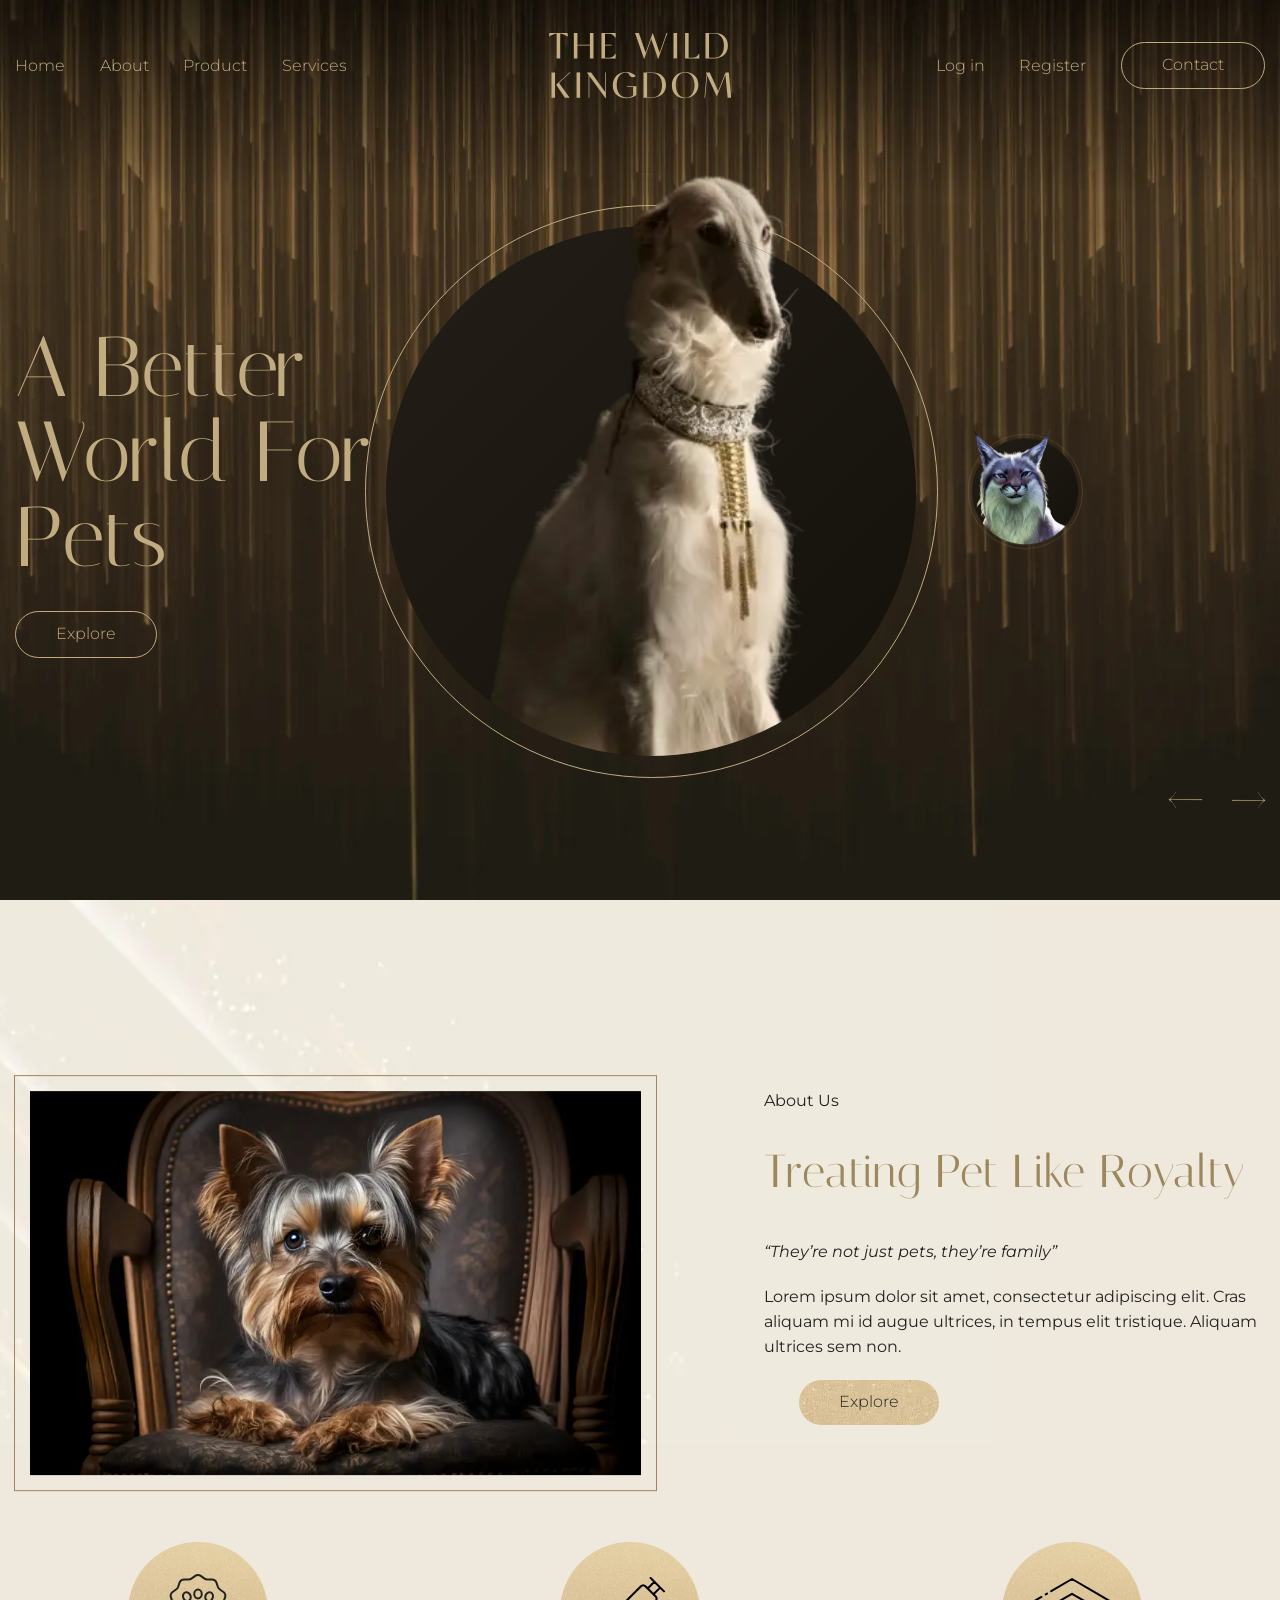
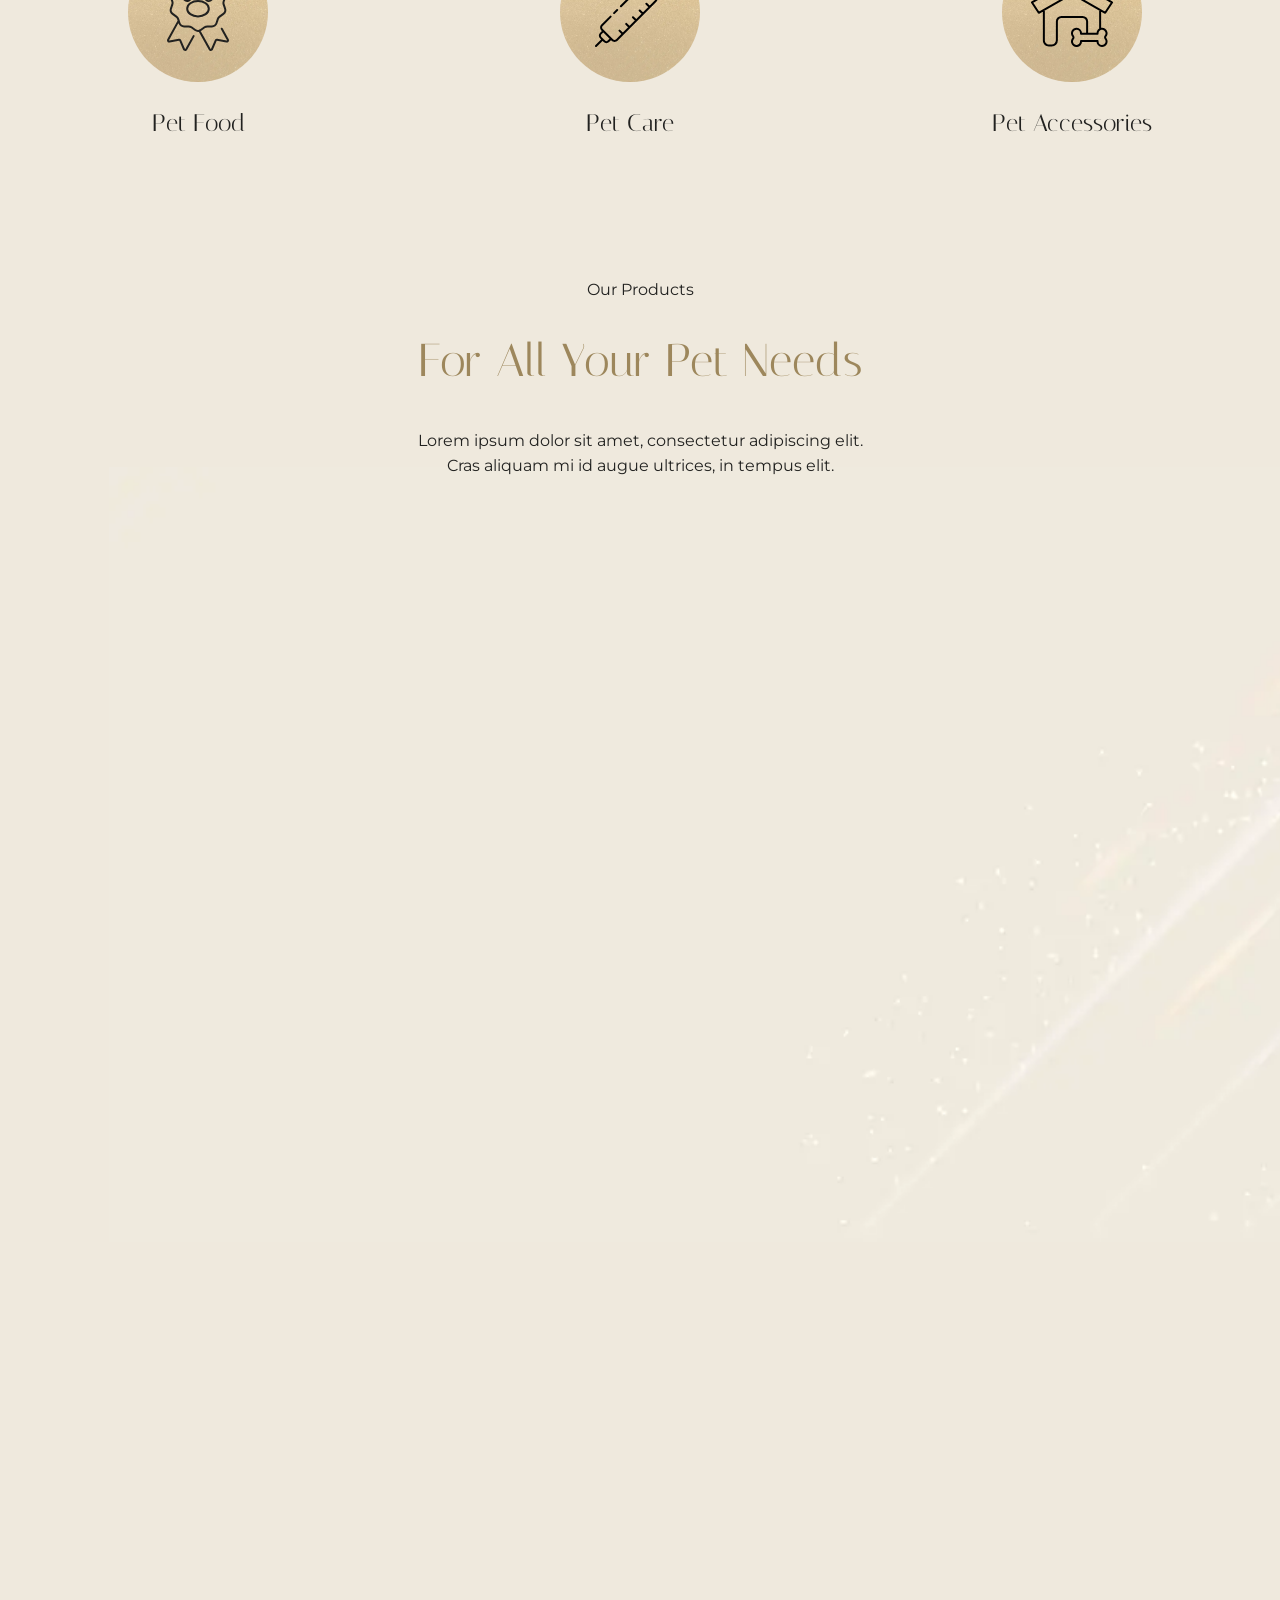
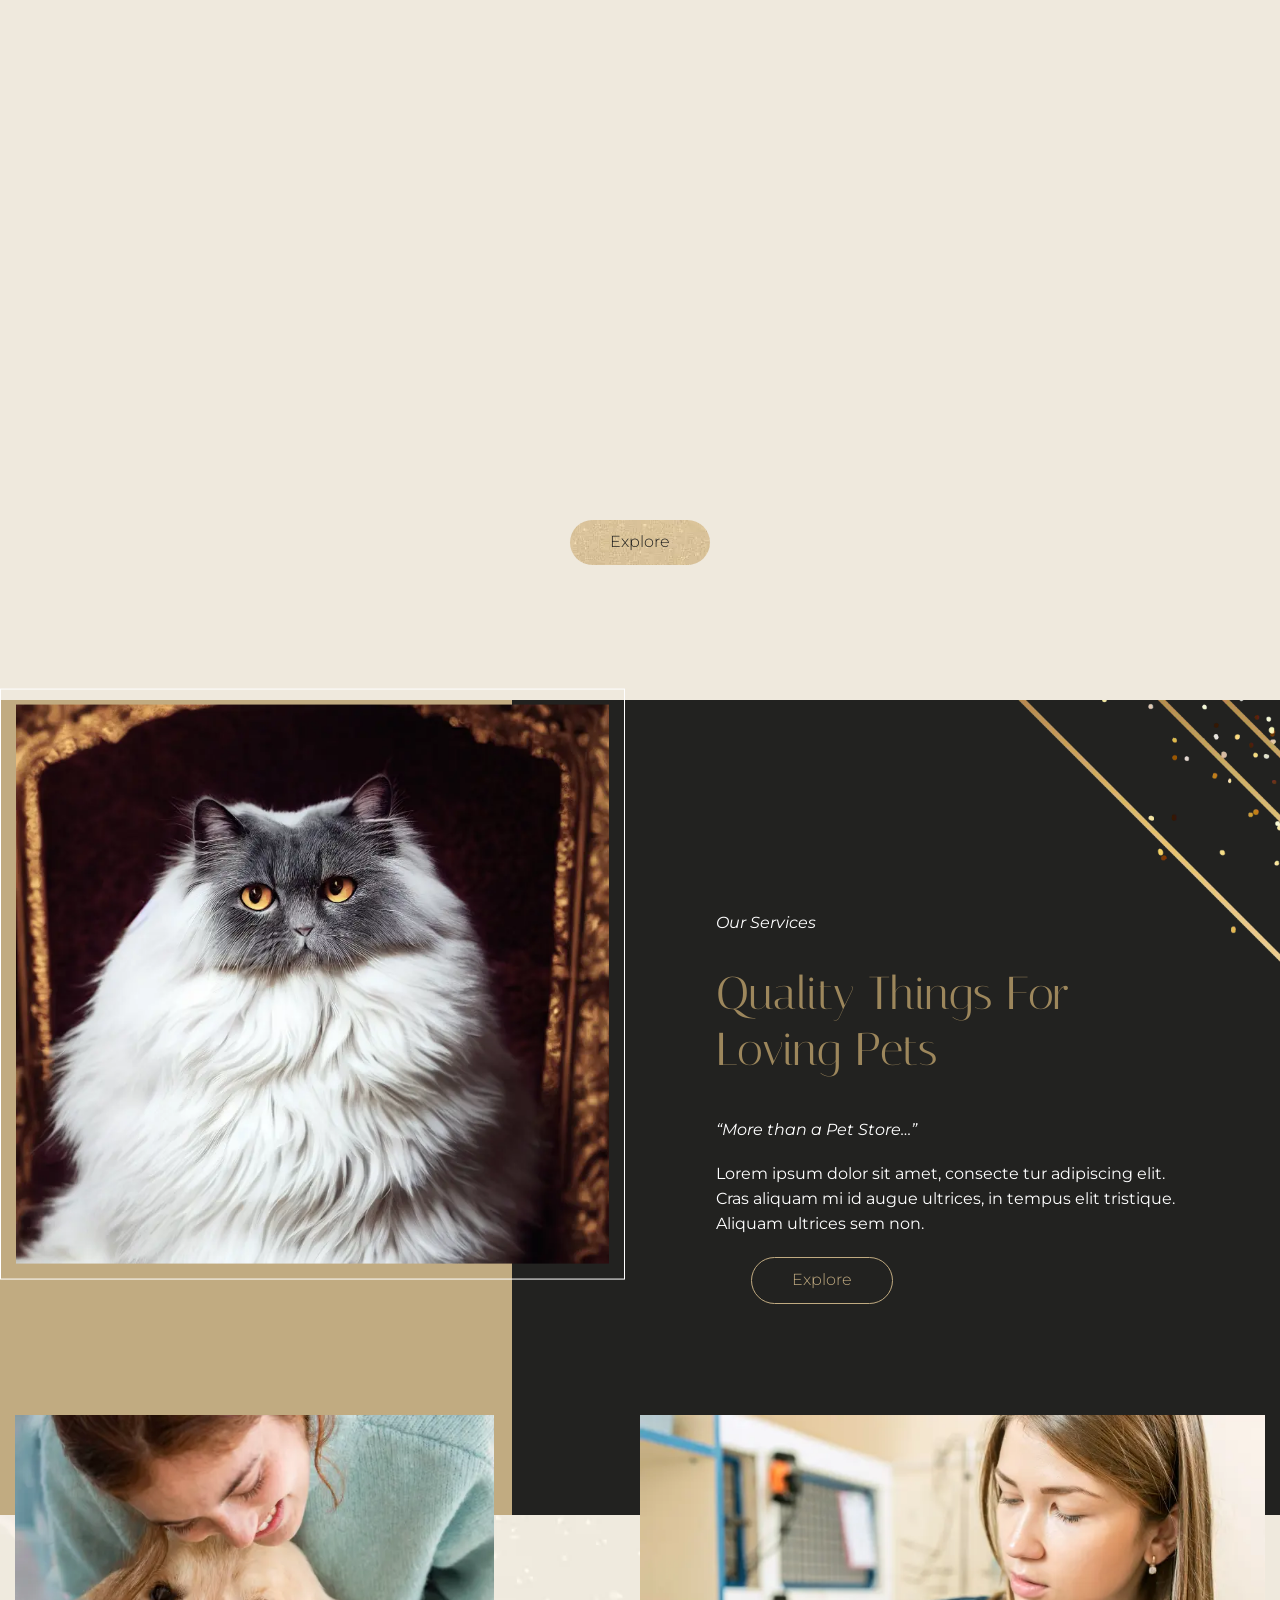
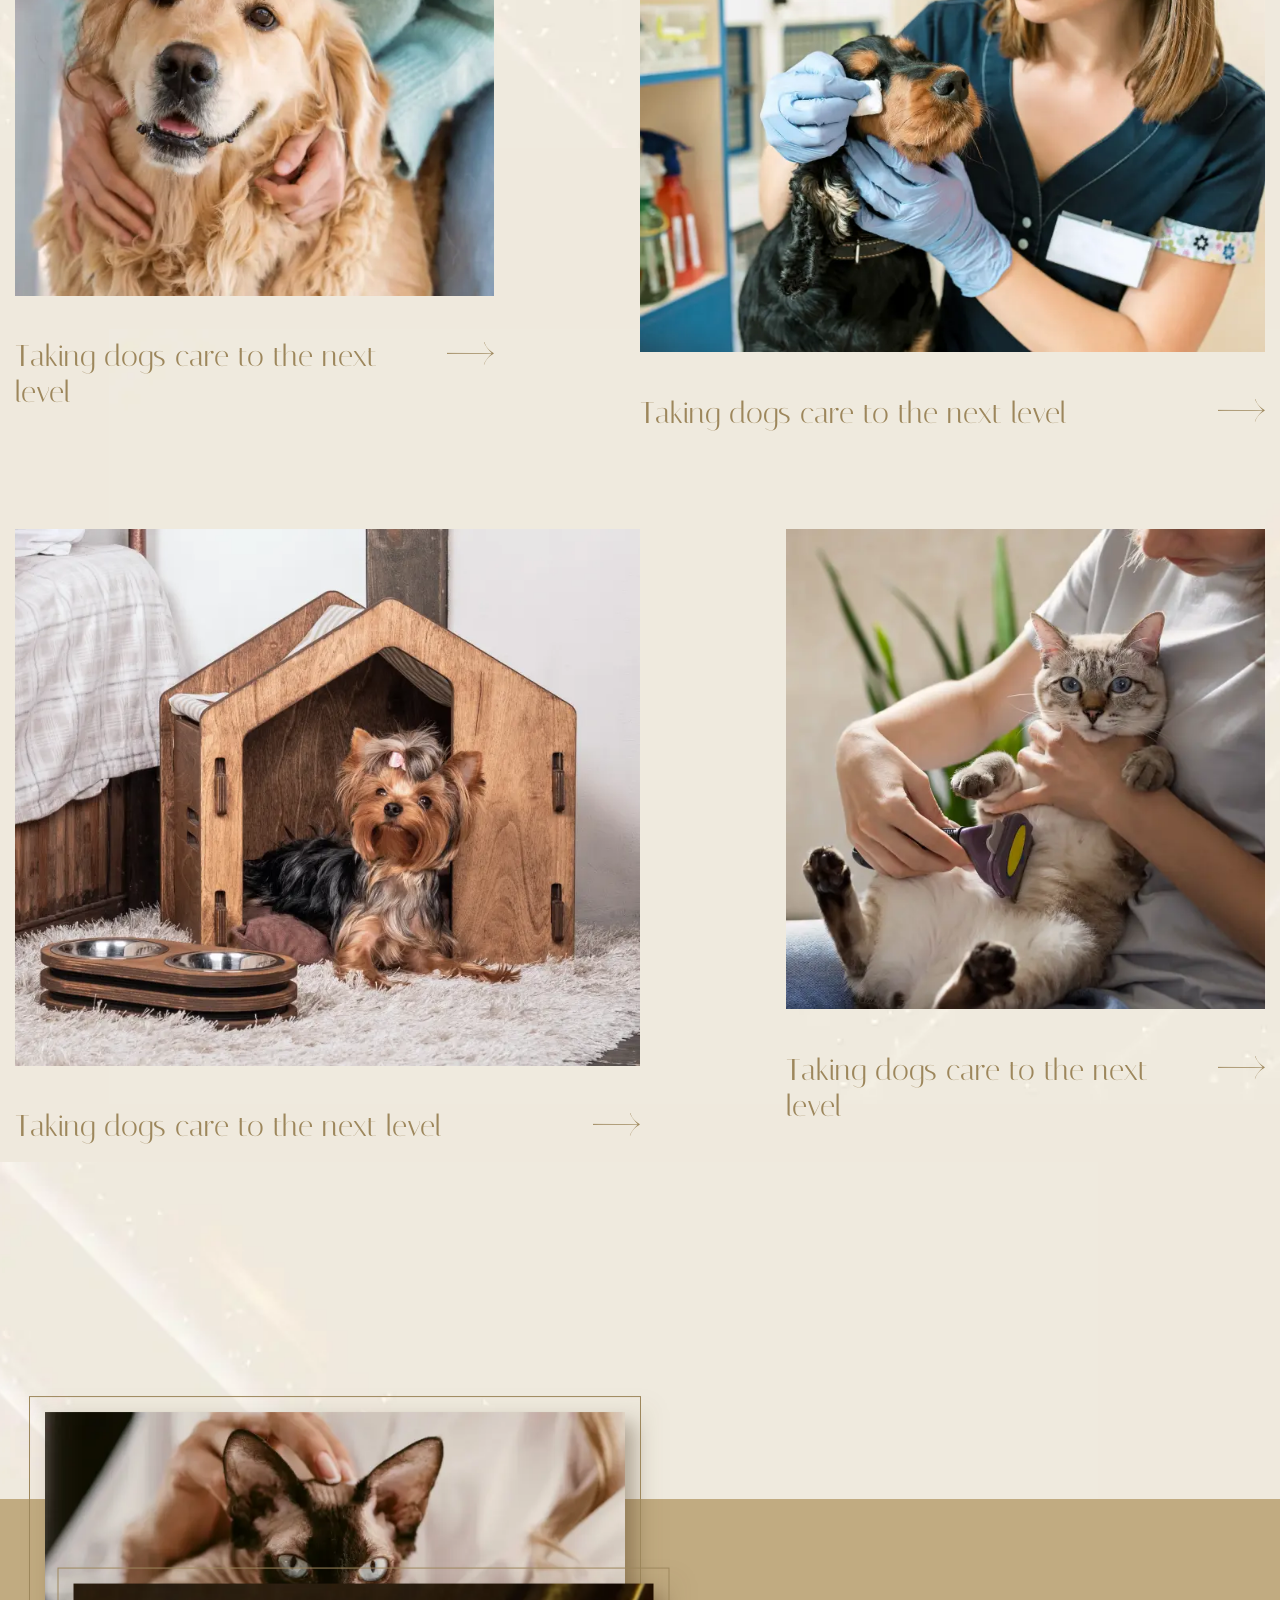
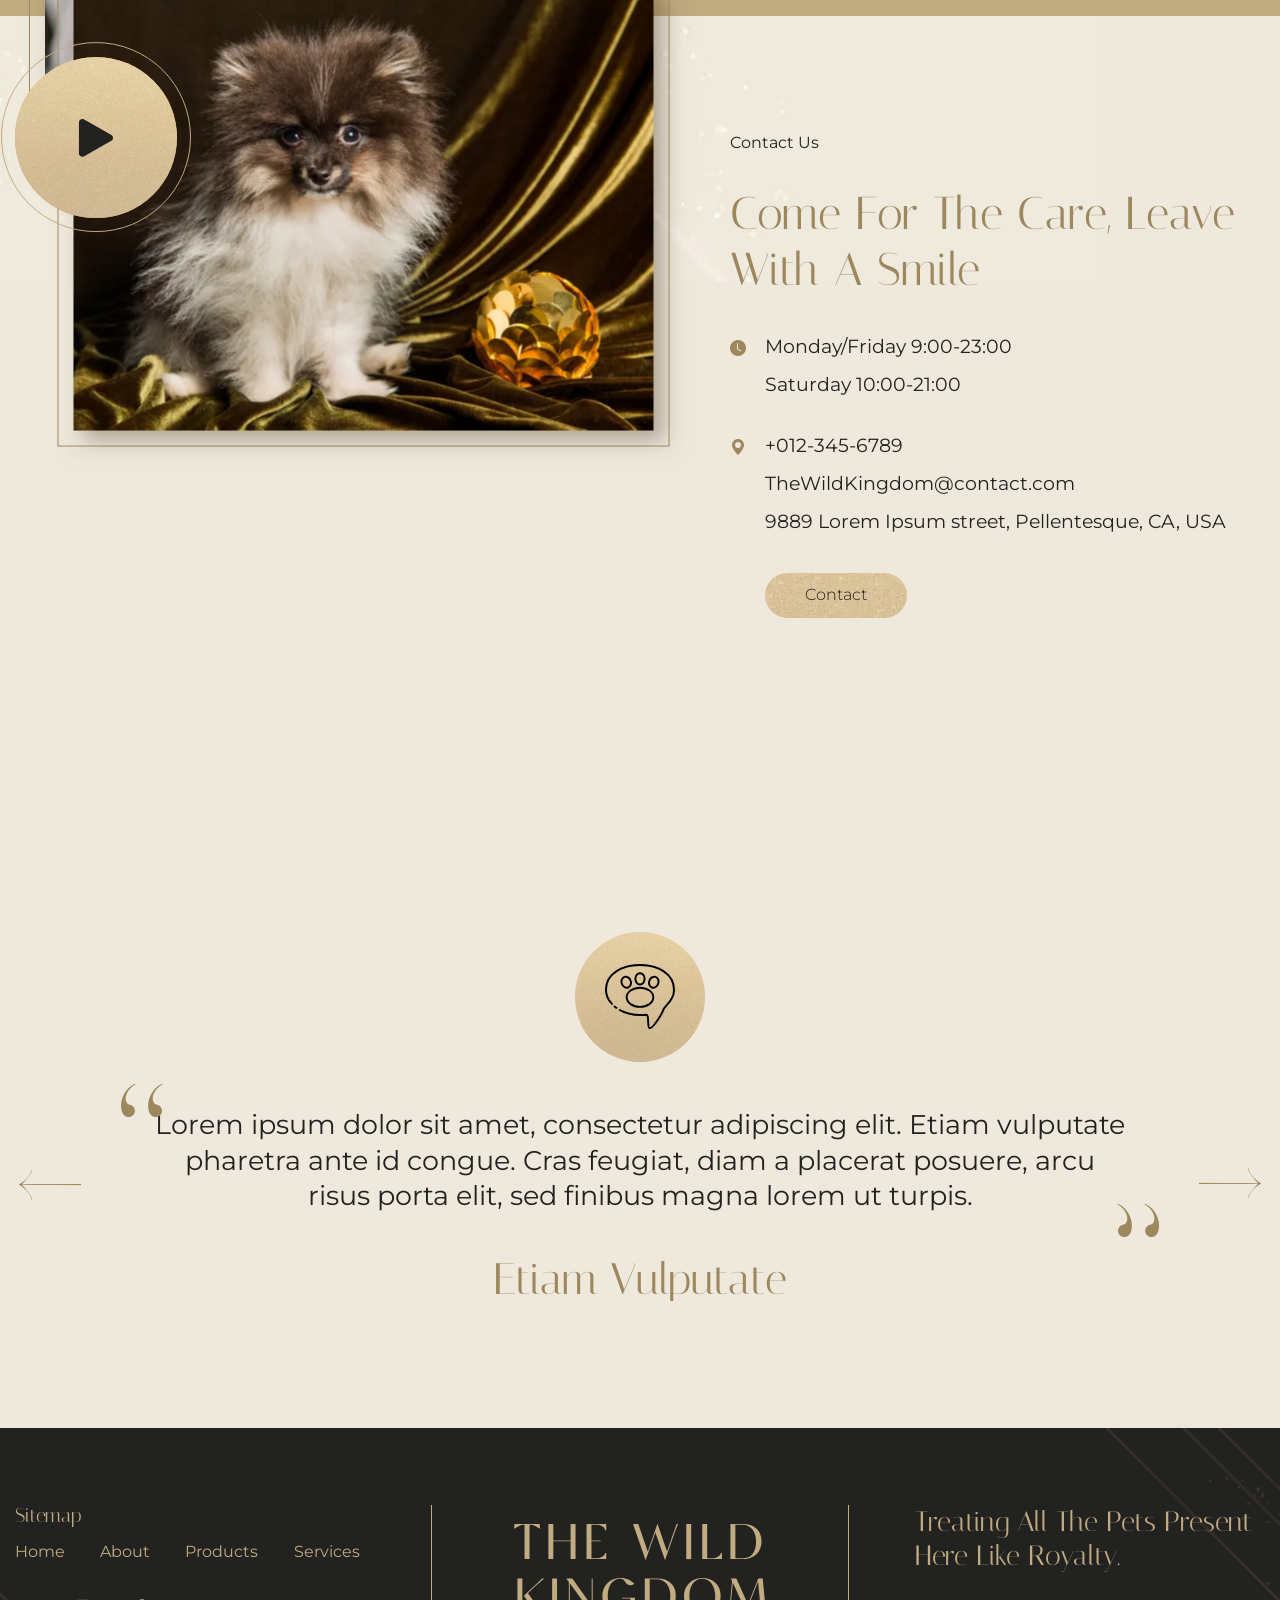
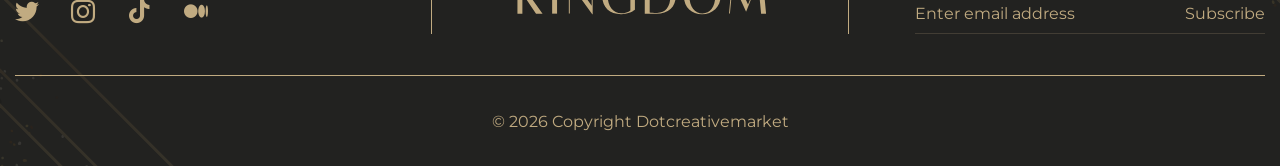
<file: works/twkg/index.html>
<!DOCTYPE html>
<html lang="en">

<head>
	<title>Home Page</title>
	<meta charset="UTF-8">
	<meta name="format-detection" content="telephone=no">
	<!-- <style>body{opacity: 0;}</style> -->
	<link rel="stylesheet" href="css/style.min.css?_v=20240108135325">
	<link rel="shortcut icon" href="favicon.ico">
	<!-- <meta name="robots" content="noindex, nofollow"> -->
	<meta name="viewport" content="width=device-width, initial-scale=1.0">
</head>


<body>
	<div class="wrapper">
		<header class="header">
			<div class="header__container">
				<div class="header__menu menu">

					<nav class="menu__body">
						<ul class="menu__list">
							<li class="menu__item"><a data-goto-header data-goto=".hero" href="#" class="menu__link">Home</a></li>
							<li class="menu__item"><a data-goto-header data-goto=".about-us" href="#" class="menu__link">About</a></li>
							<li class="menu__item"><a data-goto-header data-goto=".products" href="#" class="menu__link">Product</a></li>
							<li class="menu__item"><a data-goto-header data-goto=".services" href="#" class="menu__link">Services</a></li>
						</ul>
					</nav>
				</div>


				<svg class="header__logo" viewBox="0 0 217 78" xmlns="http://www.w3.org/2000/svg">
					<path d="M22.0115 0H0.37707L0 4.07611H0.0471338C3.39363 2.48315 5.56179 0.749629 8.05988 0.749629H9.04969V30.1726H13.3389V0.749629H14.2815C16.7796 0.749629 19.0421 2.53 22.3886 4.12297H22.4828L22.0115 0Z" fill="#C1AB81" />
					<path d="M48.6226 0V14.1024H33.7754V0H29.5334V30.1726H33.7754V14.8521H48.6226V30.1726H52.8646V0H48.6226Z" fill="#C1AB81" />
					<path d="M68.9704 29.423H66.5666V14.8521H74.485V14.1024H66.5666V0.749629H68.9704C72.5526 0.749629 76.7946 1.03074 78.3971 5.29426H79.2927L79.2456 0H62.3245V30.1726H79.2456L79.2927 24.8784H78.3971C76.7946 29.1419 72.5526 29.423 68.9704 29.423Z" fill="#C1AB81" />
					<path d="M139.638 0C138.365 3.93556 137.328 6.93408 135.16 12.978L131.483 23.5665L123.376 0H123.188L114.892 23.5665L106.785 0H102.26L113.007 30.8286H113.148L121.491 7.21519L129.692 30.8286H129.834L135.961 13.2591C137.799 8.10538 139.119 4.31038 140.91 0H139.638Z" fill="#C1AB81" />
					<path d="M152.236 30.1726V0H147.994V30.1726H152.236Z" fill="#C1AB81" />
					<path d="M177.802 24.8784C176.199 29.1419 171.957 29.423 168.375 29.423H165.971V0H161.729V30.1726H178.65L178.697 24.8784H177.802Z" fill="#C1AB81" />
					<path d="M196.564 0H185.959V30.1726H195.857C206.179 30.1726 212.636 24.5036 212.636 14.7584C212.636 5.20056 206.179 0 196.564 0ZM196.564 29.5167C193.217 29.5167 191.285 29.3762 190.201 29.1419V0.702778H196.187C203.351 0.702778 207.97 6.41871 207.97 14.9926C207.97 24.2693 203.822 29.5167 196.564 29.5167Z" fill="#C1AB81" />
					<path d="M7.19361 77.0245V46.8519H2.95157V77.0245H7.19361ZM25.7643 46.9456V46.8519H24.1618C21.8522 49.054 18.9771 51.7245 14.4994 55.9412L8.51336 61.5634L18.9299 77.0245H24.5389L12.0013 59.4082L15.0178 56.5503C18.8828 52.8958 22.2293 49.8036 25.7643 46.9456Z" fill="#C1AB81" />
					<path d="M36.9929 77.0245V46.8519H32.7508V77.0245H36.9929Z" fill="#C1AB81" />
					<path d="M66.7534 46.8519C66.7534 46.8519 66.7534 47.3204 66.7534 60.0642V70.231L50.1152 46.8519H45.0719V46.9925L47.0986 49.8036V76.9777H47.9471V50.9749L67.2248 77.5399H67.6019V46.8519H66.7534Z" fill="#C1AB81" />
					<path d="M92.5275 63.3438L92.9989 64.0934H99.9747V74.3071C98.1365 75.7595 95.3084 76.7903 92.2447 76.7903C85.1747 76.7903 80.5084 70.6527 80.5084 61.8914C80.5084 52.8958 84.7505 47.0393 91.3963 47.0393C93.5645 47.0393 94.8371 48.3512 95.7798 50.0847C97.288 52.8021 100.917 53.4112 103.133 51.256L103.227 51.2091C100.729 48.4449 96.6753 46.3834 91.7734 46.3834C82.6766 46.3834 75.8422 52.5678 75.8422 62.1725C75.8422 71.8708 82.2995 77.5399 92.0562 77.5399C97.4295 77.5399 101.2 75.7127 103.887 73.7449V63.3438H92.5275Z" fill="#C1AB81" />
					<path d="M122.949 46.8519H112.344V77.0245H122.242C132.565 77.0245 139.022 71.3555 139.022 61.6103C139.022 52.0525 132.565 46.8519 122.949 46.8519ZM122.949 76.3686C119.603 76.3686 117.67 76.2281 116.586 75.9938V47.5547H122.572C129.737 47.5547 134.356 53.2706 134.356 61.8445C134.356 71.1212 130.208 76.3686 122.949 76.3686Z" fill="#C1AB81" />
					<path d="M162.053 46.3834C153.003 46.3834 146.027 52.5678 146.027 62.2662C146.027 71.7771 152.862 77.5399 161.534 77.5399C170.537 77.5399 177.56 71.3555 177.56 61.6571C177.56 52.1462 170.725 46.3834 162.053 46.3834ZM161.959 76.884C155.313 76.884 150.694 70.8401 150.694 61.7977C150.694 52.8958 155.03 47.0393 161.723 47.0393C168.275 47.0393 172.894 53.0832 172.894 62.1256C172.894 71.0275 168.557 76.884 161.959 76.884Z" fill="#C1AB81" />
					<path d="M213.702 46.8519H209.884L201.07 69.0597L191.031 46.8519H186.459V46.9925L187.354 48.9602L184.715 76.9777H185.516L188.014 50.5064L199.326 75.1505H199.515L209.696 49.4756L212.288 77.0245H216.577L213.702 46.8519Z" fill="#C1AB81" />
				</svg>

				<div data-da=".menu__body, 767.98" class="header__action action-header">
					<a href="#" class="action-header__link">Log in</a>
					<a href="#" class="action-header__link">Register</a>
					<button class="action-header__button button button--border"><span>Contact</span></button>
				</div>
				<button type="button" class="icon-menu"><span></span></button>
			</div>
		</header>

		<main class="page">
			<section data-watch class="hero">
				<div class="hero__container">
					<div class="hero__body">
						<div class="hero__content">
							<h1 class="hero__title">A better world for pets</h1>
							<a href="#" class="hero__button button button--border"><span>Explore</span></a>
						</div>
						<!-- /.hero__content -->
					</div>
					<!-- /.hero__body -->
					<div class="hero__slider swiper">
						<div class="hero__wrapper swiper-wrapper">
							<div class="hero__slide slide-hero swiper-slide">
								<div data-swiper-parallax-x="40%" data-swiper-parallax-scale="0.2" class="slide-hero__content">
									<div class="slide-hero__body">
										<picture><source srcset="img/hero/pets/01.webp" type="image/webp"><img src="img/hero/pets/01.png" class="slide-hero__image" alt="Image"></picture>
									</div>
								</div>
							</div>
							<div class="hero__slide slide-hero swiper-slide">
								<div data-swiper-parallax-x="40%" data-swiper-parallax-scale="0.2" class="slide-hero__content">
									<div class="slide-hero__body">
										<picture><source srcset="img/hero/pets/02.webp" type="image/webp"><img src="img/hero/pets/02.png" class="slide-hero__image" alt="Image"></picture>
									</div>
								</div>
							</div>
							<div class="hero__slide slide-hero swiper-slide">
								<div data-swiper-parallax-x="40%" data-swiper-parallax-scale="0.2" class="slide-hero__content">
									<div class="slide-hero__body">
										<picture><source srcset="img/hero/pets/03.webp" type="image/webp"><img src="img/hero/pets/03.png" class="slide-hero__image" alt="Image"></picture>
									</div>
								</div>
							</div>
							<div class="hero__slide slide-hero swiper-slide">
								<div data-swiper-parallax-x="40%" data-swiper-parallax-scale="0.2" class="slide-hero__content">
									<div class="slide-hero__body">
										<picture><source srcset="img/hero/pets/04.webp" type="image/webp"><img src="img/hero/pets/04.png" class="slide-hero__image" alt="Image"></picture>
									</div>
								</div>
							</div>
							<div class="hero__slide slide-hero swiper-slide">
								<div data-swiper-parallax-x="40%" data-swiper-parallax-scale="0.2" class="slide-hero__content">
									<div class="slide-hero__body">
										<picture><source srcset="img/hero/pets/04.webp" type="image/webp"><img src="img/hero/pets/04.png" class="slide-hero__image" alt="Image"></picture>
									</div>
								</div>
							</div>
							<div class="hero__slide slide-hero swiper-slide">
								<div data-swiper-parallax-x="40%" data-swiper-parallax-scale="0.2" class="slide-hero__content">
									<div class="slide-hero__body">
										<picture><source srcset="img/hero/pets/04.webp" type="image/webp"><img src="img/hero/pets/04.png" class="slide-hero__image" alt="Image"></picture>
									</div>
								</div>
							</div>
							<div class="hero__slide slide-hero swiper-slide">
								<div data-swiper-parallax-x="40%" data-swiper-parallax-scale="0.2" class="slide-hero__content">
									<div class="slide-hero__body">
										<picture><source srcset="img/hero/pets/04.webp" type="image/webp"><img src="img/hero/pets/04.png" class="slide-hero__image" alt="Image"></picture>
									</div>
								</div>
							</div>
							<div class="hero__slide slide-hero swiper-slide">
								<div data-swiper-parallax-x="40%" data-swiper-parallax-scale="0.2" class="slide-hero__content">
									<div class="slide-hero__body">
										<picture><source srcset="img/hero/pets/04.webp" type="image/webp"><img src="img/hero/pets/04.png" class="slide-hero__image" alt="Image"></picture>
									</div>
								</div>
							</div>
							<div class="hero__slide slide-hero swiper-slide">
								<div data-swiper-parallax-x="40%" data-swiper-parallax-scale="0.2" class="slide-hero__content">
									<div class="slide-hero__body">
										<picture><source srcset="img/hero/pets/04.webp" type="image/webp"><img src="img/hero/pets/04.png" class="slide-hero__image" alt="Image"></picture>
									</div>
								</div>
							</div>
							<div class="hero__slide slide-hero swiper-slide">
								<div data-swiper-parallax-x="40%" data-swiper-parallax-scale="0.2" class="slide-hero__content">
									<div class="slide-hero__body">
										<picture><source srcset="img/hero/pets/04.webp" type="image/webp"><img src="img/hero/pets/04.png" class="slide-hero__image" alt="Image"></picture>
									</div>
								</div>
							</div>
							<div class="hero__slide slide-hero swiper-slide">
								<div data-swiper-parallax-x="40%" data-swiper-parallax-scale="0.2" class="slide-hero__content">
									<div class="slide-hero__body">
										<picture><source srcset="img/hero/pets/04.webp" type="image/webp"><img src="img/hero/pets/04.png" class="slide-hero__image" alt="Image"></picture>
									</div>
								</div>
							</div>
						</div>
					</div>
					<div class="hero__control">
						<button type="button" class="hero__arrow hero__arrow--left _icon-slider-arrow"></button>
						<button type="button" class="hero__arrow hero__arrow--right _icon-slider-arrow"></button>
					</div>
					<!-- /.hero__control -->
				</div>

				<picture><source srcset="img/hero/bg.webp" type="image/webp"><img class="hero__bg" src="img/hero/bg.jpg" alt="Hero Background"></picture>
				<!-- /.hero__bg -->

				<a href="#" data-goto=".hero" class="up _icon-slider-arrow"></a>
			</section>
			<!-- /.hero -->


			<section data-prlx-parent class="about-us">
				<div class="about-us__container">
					<div class="about-us__body">
						<div data-prlx class="about-us__image">
							<picture><source srcset="img/about-us/image.webp" type="image/webp"><img src="img/about-us/image.jpg" alt="image"></picture>
						</div>
						<!-- /.about-us__image -->
						<div class="about-us__content">
							<div class="about-us__block-header block-header">
								<div class="block-header__label">About us</div>
								<div class="block-header__title">Treating pet like Royalty</div>
								<div class="block-header__text">
									<blockquote>“They’re not just pets, they’re family”</blockquote>
									<p>Lorem ipsum dolor sit amet, consectetur adipiscing elit. Cras aliquam mi id augue ultrices, in
										tempus elit
										tristique. Aliquam ultrices sem non.</p>
								</div>
								<a href="#" class="block-header__button button"><span>Explore</span></a>
							</div>
						</div>
						<!-- /.about-us__content -->
					</div>
					<!-- /.about-us__body -->
					<div class="about-us__services services-about-us">
						<div class="services-about-us__item">
							<div class="services-about-us__icon">
								<img src="img/about-us/icons/01.svg" alt="image">
							</div>
							<div class="services-about-us__label">Pet food</div>
						</div>
						<!-- /.services-about-us__item -->
						<div class="services-about-us__item">
							<div class="services-about-us__icon">
								<img src="img/about-us/icons/02.svg" alt="image">
							</div>
							<div class="services-about-us__label">Pet care</div>
						</div>
						<!-- /.services-about-us__item -->
						<div class="services-about-us__item">
							<div class="services-about-us__icon">
								<img src="img/about-us/icons/03.svg" alt="image">
							</div>
							<div class="services-about-us__label">pet accessories</div>
						</div>
						<!-- /.services-about-us__item -->


					</div>
					<!-- /.about-us__services -->

				</div>
				<!-- /.about-us__container -->
			</section>
			<!-- /.about -->


			<section class="products">
				<div class="products__container">
					<div class="products__block-header block-header block-header--center">
						<div class="block-header__label">Our Products</div>
						<div class="block-header__title">For all your pet needs</div>
						<div class="block-header__text">
							<p>Lorem ipsum dolor sit amet, consectetur adipiscing elit. Cras aliquam mi id augue ultrices, in tempus
								elit.</p>
						</div>

					</div>

					<div class="products__items">
						<article data-watch class="products__item item-product">
							<div class="item-product__header">
								<div class="item-product__image-ibg--contain">
									<picture><source srcset="img/products/01.webp" type="image/webp"><img src="img/products/01.png" alt="image"></picture>
									<button class="item-product__add-to-cart button"><span>Add to cart</span></button>
								</div>
							</div>
							<div class="item-product__body">
								<h4 class="item-product__title">
									<a href="#" class="item-product__link-title">Luxury pet bed</a>
								</h4>
								<div class="item-product__price">$120</div>
								<div class="item-product__rating rating">
									<div class="rating__item rating__item--active"></div>
									<div class="rating__item rating__item--active"></div>
									<div class="rating__item rating__item--active"></div>
									<div class="rating__item rating__item--active"></div>
									<div class="rating__item"></div>
								</div>
								<!-- /.item-product__rating -->
							</div>
							<!-- /.item-product__body -->
						</article>
						<!-- /.products__item -->
						<article data-watch class="products__item item-product">
							<div class="item-product__header">
								<div class="item-product__image-ibg--contain">
									<picture><source srcset="img/products/02.webp" type="image/webp"><img src="img/products/02.png" alt="image"></picture>
									<button class="item-product__add-to-cart button"><span>Add to cart</span></button>
								</div>
							</div>
							<div class="item-product__body">
								<h4 class="item-product__title">
									<a href="#" class="item-product__link-title">Luxury pet bed</a>
								</h4>
								<div class="item-product__price">$120</div>
								<div class="item-product__rating rating">
									<div class="rating__item rating__item--active"></div>
									<div class="rating__item rating__item--active"></div>
									<div class="rating__item rating__item--active"></div>
									<div class="rating__item rating__item--active"></div>
									<div class="rating__item"></div>
								</div>
								<!-- /.item-product__rating -->
							</div>
							<!-- /.item-product__body -->
						</article>
						<!-- /.products__item -->
						<article data-watch class="products__item item-product">
							<div class="item-product__header">
								<div class="item-product__image-ibg--contain">
									<picture><source srcset="img/products/03.webp" type="image/webp"><img src="img/products/03.png" alt="image"></picture>
									<button class="item-product__add-to-cart button"><span>Add to cart</span></button>
								</div>
							</div>
							<div class="item-product__body">
								<h4 class="item-product__title">
									<a href="#" class="item-product__link-title">Luxury pet bed</a>
								</h4>
								<div class="item-product__price">$120</div>
								<div class="item-product__rating rating">
									<div class="rating__item rating__item--active"></div>
									<div class="rating__item rating__item--active"></div>
									<div class="rating__item rating__item--active"></div>
									<div class="rating__item rating__item--active"></div>
									<div class="rating__item"></div>
								</div>
								<!-- /.item-product__rating -->
							</div>
							<!-- /.item-product__body -->
						</article>
						<!-- /.products__item -->
						<article data-watch class="products__item item-product">
							<div class="item-product__header">
								<div class="item-product__image-ibg--contain">
									<picture><source srcset="img/products/04.webp" type="image/webp"><img src="img/products/04.png" alt="image"></picture>
									<button class="item-product__add-to-cart button"><span>Add to cart</span></button>
								</div>
							</div>
							<div class="item-product__body">
								<h4 class="item-product__title">
									<a href="#" class="item-product__link-title">Luxury pet bed</a>
								</h4>
								<div class="item-product__price">$120</div>
								<div class="item-product__rating rating">
									<div class="rating__item rating__item--active"></div>
									<div class="rating__item rating__item--active"></div>
									<div class="rating__item rating__item--active"></div>
									<div class="rating__item rating__item--active"></div>
									<div class="rating__item"></div>
								</div>
								<!-- /.item-product__rating -->
							</div>
							<!-- /.item-product__body -->
						</article>
						<!-- /.products__item -->
						<article data-watch class="products__item item-product">
							<div class="item-product__header">
								<div class="item-product__image-ibg--contain">
									<picture><source srcset="img/products/05.webp" type="image/webp"><img src="img/products/05.png" alt="image"></picture>
									<button class="item-product__add-to-cart button"><span>Add to cart</span></button>
								</div>
							</div>
							<div class="item-product__body">
								<h4 class="item-product__title">
									<a href="#" class="item-product__link-title">Luxury pet bed</a>
								</h4>
								<div class="item-product__price">$120</div>
								<div class="item-product__rating rating">
									<div class="rating__item rating__item--active"></div>
									<div class="rating__item rating__item--active"></div>
									<div class="rating__item rating__item--active"></div>
									<div class="rating__item rating__item--active"></div>
									<div class="rating__item"></div>
								</div>
								<!-- /.item-product__rating -->
							</div>
							<!-- /.item-product__body -->
						</article>
						<!-- /.products__item -->
						<article data-watch class="products__item item-product">
							<div class="item-product__header">
								<div class="item-product__image-ibg--contain">
									<picture><source srcset="img/products/06.webp" type="image/webp"><img src="img/products/06.png" alt="image"></picture>
									<button class="item-product__add-to-cart button"><span>Add to cart</span></button>
								</div>
							</div>
							<div class="item-product__body">
								<h4 class="item-product__title">
									<a href="#" class="item-product__link-title">Luxury pet bed</a>
								</h4>
								<div class="item-product__price">$120</div>
								<div class="item-product__rating rating">
									<div class="rating__item rating__item--active"></div>
									<div class="rating__item rating__item--active"></div>
									<div class="rating__item rating__item--active"></div>
									<div class="rating__item rating__item--active"></div>
									<div class="rating__item"></div>
								</div>
								<!-- /.item-product__rating -->
							</div>
							<!-- /.item-product__body -->
						</article>
						<!-- /.products__item -->
						<article data-watch class="products__item item-product">
							<div class="item-product__header">
								<div class="item-product__image-ibg--contain">
									<picture><source srcset="img/products/07.webp" type="image/webp"><img src="img/products/07.png" alt="image"></picture>
									<button class="item-product__add-to-cart button"><span>Add to cart</span></button>
								</div>
							</div>
							<div class="item-product__body">
								<h4 class="item-product__title">
									<a href="#" class="item-product__link-title">Luxury pet bed</a>
								</h4>
								<div class="item-product__price">$120</div>
								<div class="item-product__rating rating">
									<div class="rating__item rating__item--active"></div>
									<div class="rating__item rating__item--active"></div>
									<div class="rating__item rating__item--active"></div>
									<div class="rating__item rating__item--active"></div>
									<div class="rating__item"></div>
								</div>
								<!-- /.item-product__rating -->
							</div>
							<!-- /.item-product__body -->
						</article>
						<!-- /.products__item -->
						<article data-watch class="products__item item-product">
							<div class="item-product__header">
								<div class="item-product__image-ibg--contain">
									<picture><source srcset="img/products/08.webp" type="image/webp"><img src="img/products/08.png" alt="image"></picture>
									<button class="item-product__add-to-cart button"><span>Add to cart</span></button>
								</div>
							</div>
							<div class="item-product__body">
								<h4 class="item-product__title">
									<a href="#" class="item-product__link-title">Luxury pet bed</a>
								</h4>
								<div class="item-product__price">$120</div>
								<div class="item-product__rating rating">
									<div class="rating__item rating__item--active"></div>
									<div class="rating__item rating__item--active"></div>
									<div class="rating__item rating__item--active"></div>
									<div class="rating__item rating__item--active"></div>
									<div class="rating__item"></div>
								</div>
								<!-- /.item-product__rating -->
							</div>
							<!-- /.item-product__body -->
						</article>
						<!-- /.products__item -->
					</div>
					<!-- /.products__items -->
					<a href="#" class="products__button button"><span>Explore</span></a>
				</div>
				<!-- /.products__container -->
			</section>
			<!-- /.products -->


			<section data-prlx-parent class="services">
				<div class="services__container">
					<div data-prlx class="services__image">
						<picture><source srcset="img/services/image.webp" type="image/webp"><img src="img/services/image.jpg" alt="image"></picture>
					</div>
					<!-- /.services__image -->
					<div class="services__block-header block-header">
						<div class="block-header__label">our services</div>
						<div class="block-header__title">Quality Things for Loving Pets</div>
						<div class="block-header__text">
							<blockquote>“More than a Pet Store…”</blockquote>
							<p>Lorem ipsum dolor sit amet, consecte tur adipiscing elit. Cras aliquam mi id augue ultrices, in tempus
								elit
								tristique. Aliquam ultrices sem non.</p>
						</div>
						<a href="#" class="block-header__button button button--border"><span>Explore</span></a>
					</div>
				</div>
				<!-- /.services__container -->
			</section>
			<!-- /.services -->


			<section data-prlx-parent data-watch class="gallery">
				<div class="gallery__container">
					<div data-prlx class="gallery__item">
						<a href="img/gallery/01.jpg" class="gallery__image">
							<picture><source data-srcset="img/gallery/01.webp" srcset="[data-uri]" type="image/webp"><img src="[data-uri]"  data-src="img/gallery/01.jpg" alt="image"></picture>
						</a>
						<!-- /.gallery__link -->
						<a href="#" class="gallery__link _icon-slider-arrow"><span>Taking dogs care to the next level</span></a>
					</div>
					<!-- /.gallery__item -->
					<div data-prlx class="gallery__item">
						<a href="img/gallery/02.jpg" class="gallery__image">
							<picture><source data-srcset="img/gallery/02.webp" srcset="[data-uri]" type="image/webp"><img src="[data-uri]"  data-src="img/gallery/02.jpg" alt="image"></picture>
						</a>
						<!-- /.gallery__link -->
						<a href="#" class="gallery__link _icon-slider-arrow"><span>Taking dogs care to the next level</span></a>
					</div>
					<!-- /.gallery__item -->
					<div data-prlx class="gallery__item">
						<a href="img/gallery/03.jpg" class="gallery__image">
							<picture><source data-srcset="img/gallery/03.webp" srcset="[data-uri]" type="image/webp"><img src="[data-uri]"  data-src="img/gallery/03.jpg" alt="image"></picture>
						</a>
						<!-- /.gallery__link -->
						<a href="#" class="gallery__link _icon-slider-arrow"><span>Taking dogs care to the next level</span></a>
					</div>
					<!-- /.gallery__item -->
					<div data-prlx class="gallery__item">
						<a href="img/gallery/04.jpg" class="gallery__image">
							<picture><source data-srcset="img/gallery/04.webp" srcset="[data-uri]" type="image/webp"><img src="[data-uri]"  data-src="img/gallery/04.jpg" alt="image"></picture>
						</a>
						<!-- /.gallery__link -->
						<a href="#" class="gallery__link _icon-slider-arrow"><span>Taking dogs care to the next level</span></a>
					</div>
					<!-- /.gallery__item -->


				</div>
				<!-- /.gallery__container -->
			</section>
			<!-- /.gallery -->


			<section data-prlx-parent data-watch class="contacts">
				<div class="contacts__container">
					<div class="contacts__media media-contacts">
						<div data-prlx class="media-contacts__images">
							<div class="media-contacts__block-image">
								<picture><source srcset="img/contacts/01.webp" type="image/webp"><img class="media-contacts__image" src="img/contacts/01.jpg" alt="image"></picture>
								<a href="#" target="_blank" class="media-contacts__play _icon-play"><span></span></a>
							</div>
							<!-- /.media-contacts__block-image -->
							<div class="media-contacts__block-image">
								<picture><source srcset="img/contacts/02.webp" type="image/webp"><img data-prlx class="media-contacts__image" src="img/contacts/02.jpg" alt="image"></picture>
							</div>
							<!-- /.media-contacts__block-image -->
						</div>
						<!-- /.contacts__images -->
					</div>
					<!-- /.contacts__media -->
					<div class="contacts__block-header block-header">
						<div class="block-header__label">Contact us</div>
						<div class="block-header__title">Come for the care, leave with a smile</div>
						<address class="block-header__contacts contacts-items">
							<ul class="contacts-items__item _icon-clock">
								<li>Monday/Friday 9:00-23:00</li>
								<li>Saturday 10:00-21:00</li>
							</ul>
							<ul class="contacts-items__item _icon-geo">
								<li> <a href="tel:+0123456789">+012-345-6789</a></li>
								<li><a href="mailto:TheWildKingdom@contact.com">TheWildKingdom@contact.com</a></li>
								<li>9889 Lorem Ipsum street, Pellentesque, CA, USA</li>
							</ul>
						</address>
						<a href="#" class="block-header__button button"><span>Contact</span></a>
					</div>
				</div>
				<!-- /.contacts__container -->
			</section>
			<!-- /.contacts -->


			<section data-watch class="reviews">
				<div class="reviews__container">
					<div class="reviews__slider swiper">
						<div class="reviews__wrapper swiper-wrapper">
							<div class="reviews__slide swiper-slide">
								<div class="reviews__icon">
									<img src="img/svg/reviews.svg" alt="image">
								</div>
								<blockquote class="reviews__item">
									<div class="reviews__text">
										<p>Lorem ipsum dolor sit amet, consectetur adipiscing elit. Etiam vulputate pharetra ante id congue.
											Cras feugiat, diam a placerat posuere, arcu risus porta elit, sed finibus magna lorem ut turpis.
										</p>
									</div>
									<cite class="reviews__author">Etiam vulputate</cite>

								</blockquote>

							</div>
							<div class="reviews__slide swiper-slide">
								<div class="reviews__icon">
									<img src="img/svg/reviews.svg" alt="image">
								</div>
								<blockquote class="reviews__item">
									<div class="reviews__text">
										<p>Lorem ipsum dolor sit amet, consectetur adipiscing elit. Etiam vulputate pharetra ante id congue.
											Cras feugiat, diam a placerat posuere, arcu risus porta elit, sed finibus magna lorem ut turpis.
										</p>
										<p>Lorem ipsum dolor sit amet, consectetur adipiscing elit. Etiam vulputate pharetra ante id congue.
											Cras feugiat, diam a placerat posuere, arcu risus porta elit, sed finibus magna lorem ut turpis.
										</p>
									</div>
									<cite class="reviews__author">Etiam vulputate</cite>

								</blockquote>

							</div>
							<div class="reviews__slide swiper-slide">
								<div class="reviews__icon">
									<img src="img/svg/reviews.svg" alt="image">
								</div>
								<blockquote class="reviews__item">
									<div class="reviews__text">
										<p>Lorem ipsum dolor sit amet, consectetur adipiscing elit. Etiam vulputate pharetra ante id congue.
											Cras feugiat, diam a placerat posuere, arcu risus porta elit, sed finibus magna lorem ut turpis.
										</p>
									</div>
									<cite class="reviews__author">Etiam vulputate</cite>

								</blockquote>

							</div>
						</div>
						<div class="reviews__arrows">
							<button class="reviews__arrow reviews__arrow--prev _icon-slider-arrow"></button>
							<button class="reviews__arrow reviews__arrow--next _icon-slider-arrow"></button>
						</div>
						<!-- /.reviews__arrows -->
					</div>
				</div>
				<!-- /.reviews__container -->
			</section>
			<!-- /.reviews -->


		</main>
		<footer class="footer">
			<div class="footer__container">
				<div class="footer__body">

					<div data-spollers="767.98,max" class="footer__content">
						<details class="footer__menu menu-footer">
							<summary class="menu-footer__title">
								Sitemap
							</summary>
							<ul class="menu-footer__list">
								<li class="menu-footer__item">
									<a href="#" class="menu-footer__link">Home</a>
								</li>
								<li class="menu-footer__item"><a href="#" class="menu-footer__link">About</a></li>
								<li class="menu-footer__item"><a href="#" class="menu-footer__link">Products</a></li>
								<li class="menu-footer__item"><a href="#" class="menu-footer__link">Services</a></li>
							</ul>

						</details>
						<div class="footer__social social">
							<a target="_blank" href="#" class="social__item _icon-s-tw"></a>
							<a target="_blank" href="#" class="social__item _icon-s-inst"></a>
							<a target="_blank" href="#" class="social__item _icon-s-tik"></a>
							<a target="_blank" href="#" class="social__item _icon-s-med"></a>
						</div>
						<!-- /.footer__social social -->
					</div>
					<!-- /.footer__content -->



					<svg class="footer__logo" viewBox="0 0 217 78" xmlns="http://www.w3.org/2000/svg">
						<path d="M22.0115 0H0.37707L0 4.07611H0.0471338C3.39363 2.48315 5.56179 0.749629 8.05988 0.749629H9.04969V30.1726H13.3389V0.749629H14.2815C16.7796 0.749629 19.0421 2.53 22.3886 4.12297H22.4828L22.0115 0Z" fill="#C1AB81" />
						<path d="M48.6226 0V14.1024H33.7754V0H29.5334V30.1726H33.7754V14.8521H48.6226V30.1726H52.8646V0H48.6226Z" fill="#C1AB81" />
						<path d="M68.9704 29.423H66.5666V14.8521H74.485V14.1024H66.5666V0.749629H68.9704C72.5526 0.749629 76.7946 1.03074 78.3971 5.29426H79.2927L79.2456 0H62.3245V30.1726H79.2456L79.2927 24.8784H78.3971C76.7946 29.1419 72.5526 29.423 68.9704 29.423Z" fill="#C1AB81" />
						<path d="M139.638 0C138.365 3.93556 137.328 6.93408 135.16 12.978L131.483 23.5665L123.376 0H123.188L114.892 23.5665L106.785 0H102.26L113.007 30.8286H113.148L121.491 7.21519L129.692 30.8286H129.834L135.961 13.2591C137.799 8.10538 139.119 4.31038 140.91 0H139.638Z" fill="#C1AB81" />
						<path d="M152.236 30.1726V0H147.994V30.1726H152.236Z" fill="#C1AB81" />
						<path d="M177.802 24.8784C176.199 29.1419 171.957 29.423 168.375 29.423H165.971V0H161.729V30.1726H178.65L178.697 24.8784H177.802Z" fill="#C1AB81" />
						<path d="M196.564 0H185.959V30.1726H195.857C206.179 30.1726 212.636 24.5036 212.636 14.7584C212.636 5.20056 206.179 0 196.564 0ZM196.564 29.5167C193.217 29.5167 191.285 29.3762 190.201 29.1419V0.702778H196.187C203.351 0.702778 207.97 6.41871 207.97 14.9926C207.97 24.2693 203.822 29.5167 196.564 29.5167Z" fill="#C1AB81" />
						<path d="M7.19361 77.0245V46.8519H2.95157V77.0245H7.19361ZM25.7643 46.9456V46.8519H24.1618C21.8522 49.054 18.9771 51.7245 14.4994 55.9412L8.51336 61.5634L18.9299 77.0245H24.5389L12.0013 59.4082L15.0178 56.5503C18.8828 52.8958 22.2293 49.8036 25.7643 46.9456Z" fill="#C1AB81" />
						<path d="M36.9929 77.0245V46.8519H32.7508V77.0245H36.9929Z" fill="#C1AB81" />
						<path d="M66.7534 46.8519C66.7534 46.8519 66.7534 47.3204 66.7534 60.0642V70.231L50.1152 46.8519H45.0719V46.9925L47.0986 49.8036V76.9777H47.9471V50.9749L67.2248 77.5399H67.6019V46.8519H66.7534Z" fill="#C1AB81" />
						<path d="M92.5275 63.3438L92.9989 64.0934H99.9747V74.3071C98.1365 75.7595 95.3084 76.7903 92.2447 76.7903C85.1747 76.7903 80.5084 70.6527 80.5084 61.8914C80.5084 52.8958 84.7505 47.0393 91.3963 47.0393C93.5645 47.0393 94.8371 48.3512 95.7798 50.0847C97.288 52.8021 100.917 53.4112 103.133 51.256L103.227 51.2091C100.729 48.4449 96.6753 46.3834 91.7734 46.3834C82.6766 46.3834 75.8422 52.5678 75.8422 62.1725C75.8422 71.8708 82.2995 77.5399 92.0562 77.5399C97.4295 77.5399 101.2 75.7127 103.887 73.7449V63.3438H92.5275Z" fill="#C1AB81" />
						<path d="M122.949 46.8519H112.344V77.0245H122.242C132.565 77.0245 139.022 71.3555 139.022 61.6103C139.022 52.0525 132.565 46.8519 122.949 46.8519ZM122.949 76.3686C119.603 76.3686 117.67 76.2281 116.586 75.9938V47.5547H122.572C129.737 47.5547 134.356 53.2706 134.356 61.8445C134.356 71.1212 130.208 76.3686 122.949 76.3686Z" fill="#C1AB81" />
						<path d="M162.053 46.3834C153.003 46.3834 146.027 52.5678 146.027 62.2662C146.027 71.7771 152.862 77.5399 161.534 77.5399C170.537 77.5399 177.56 71.3555 177.56 61.6571C177.56 52.1462 170.725 46.3834 162.053 46.3834ZM161.959 76.884C155.313 76.884 150.694 70.8401 150.694 61.7977C150.694 52.8958 155.03 47.0393 161.723 47.0393C168.275 47.0393 172.894 53.0832 172.894 62.1256C172.894 71.0275 168.557 76.884 161.959 76.884Z" fill="#C1AB81" />
						<path d="M213.702 46.8519H209.884L201.07 69.0597L191.031 46.8519H186.459V46.9925L187.354 48.9602L184.715 76.9777H185.516L188.014 50.5064L199.326 75.1505H199.515L209.696 49.4756L212.288 77.0245H216.577L213.702 46.8519Z" fill="#C1AB81" />
					</svg>
					<!-- /.footer__logo  svg-->


					<div class="footer__subscribe subscribe">
						<div class="subscribe__body">
							<h5 class="subscribe__title">
								Treating all the pets present here like royalty.
							</h5>
							<form action="" class="subscribe__form">
								<input data-required="email" autocomplete="off" type="text" name="form[]" data-error="error" placeholder="Enter email address" class="subscribe__input">
								<button type="submit" class="subscribe__button">Subscribe</button>
							</form>

						</div>
						<!-- /.subscribe__body -->
					</div>
					<!-- /.footer__subscribe -->


				</div>
				<!-- /.footer__body -->

				<div class="footer__copy">
					&#169; <script>
						document.write((new Date).getFullYear());
					</script> Copyright Dotcreativemarket
				</div>
				<!-- /.footer__copy -->


			</div>
			<!-- /.footer__container -->
		</footer>

	</div>
	<script src="js/app.min.js?_v=20240108135325"></script>
</body>

</html>
</file>
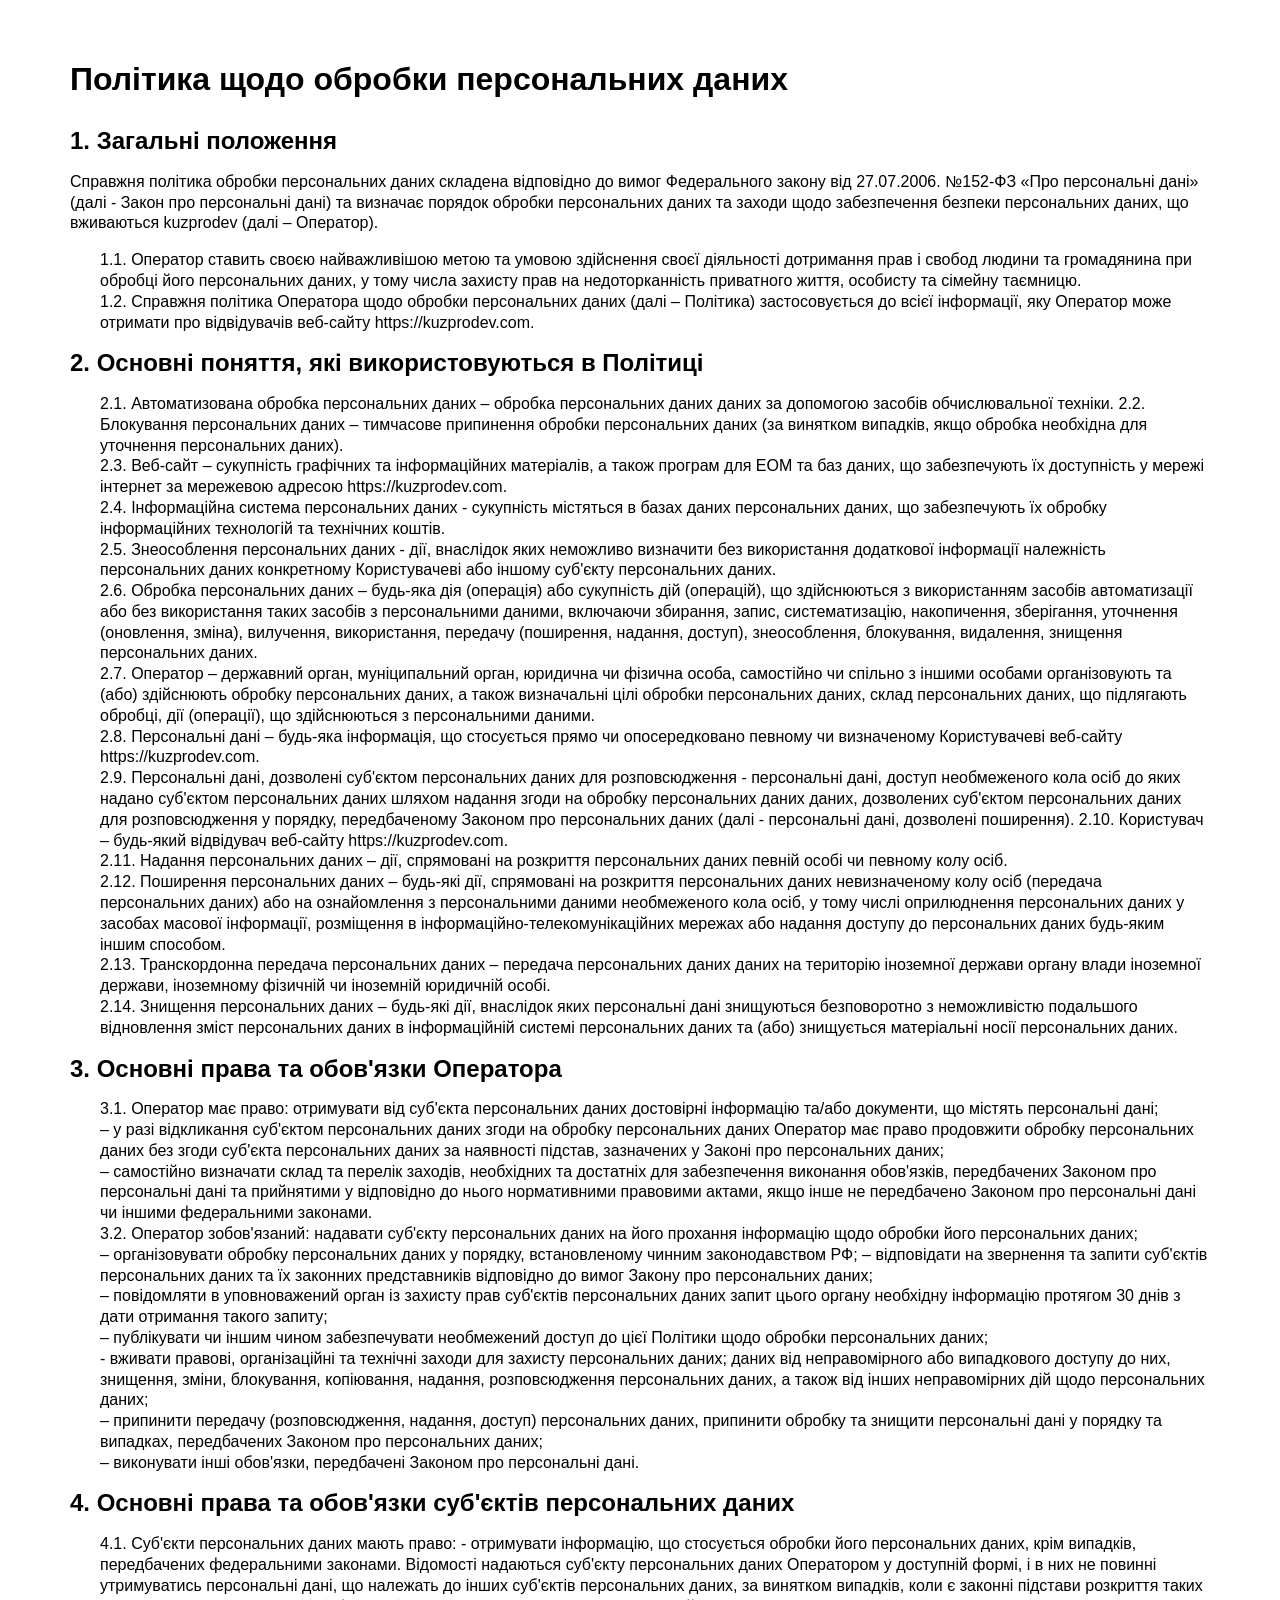
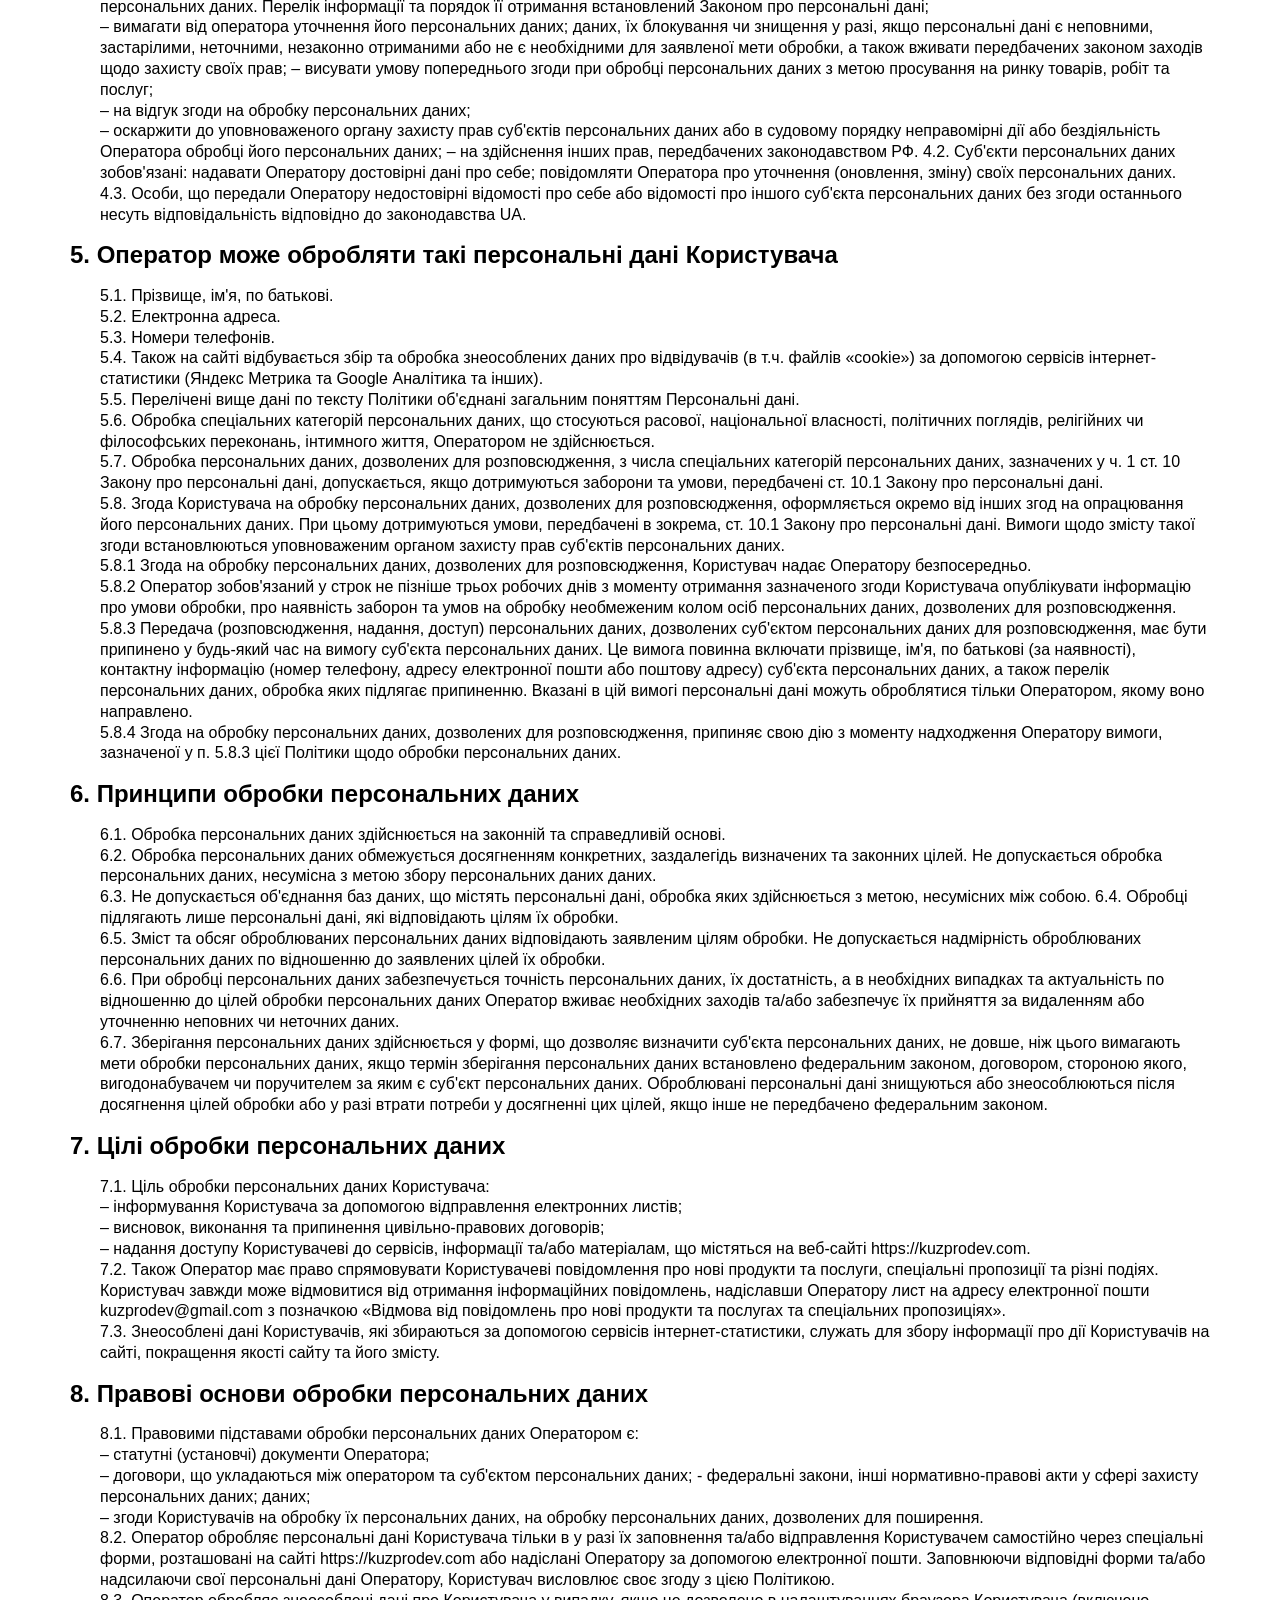
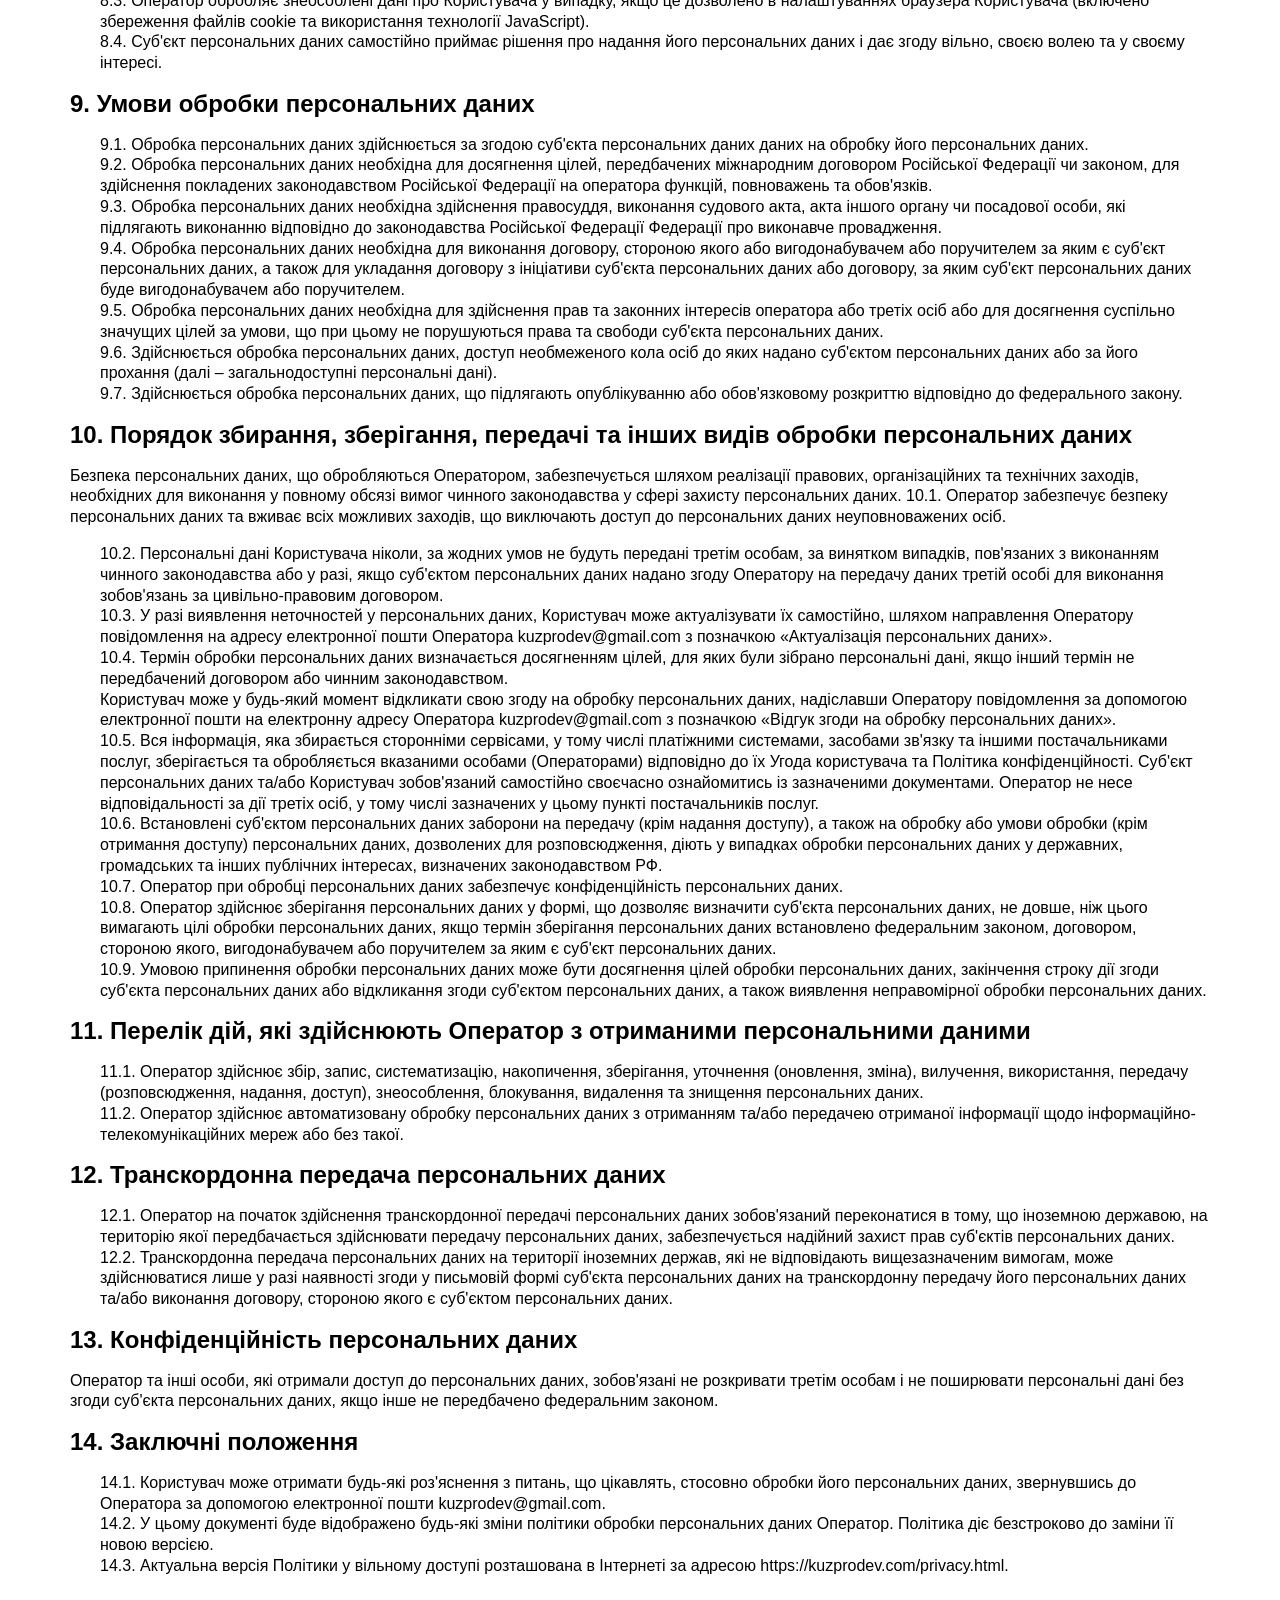
<file: privacy.html>
<!DOCTYPE html>
<html lang="uk">

<head>
    <meta charset="UTF-8">
    <meta http-equiv="X-UA-Compatible" content="IE=edge">
    <meta name="viewport" content="width=device-width,initial-scale=1">
    <title>Політика конфіденційності</title>
</head>

<body>
    <div
        style="max-width:1140px;padding:30px 3%;margin:0 auto;font-size:16px;line-height:130%;font-weight:normal;font-family:Arial, Helvetica, sans-serif">
        <h1 style="line-height:130%;margin-bottom:30px">Політика щодо обробки персональних даних</h1>
        <h2>1. Загальні положення</h2>
        <p>Справжня політика обробки персональних даних складена відповідно до вимог Федерального закону
            від 27.07.2006. №152-ФЗ «Про персональні дані» (далі - Закон про персональні дані) та визначає порядок
            обробки персональних даних та заходи щодо забезпечення безпеки персональних даних, що вживаються
            kuzprodev (далі – Оператор).</p>
        <p style="padding-left:30px">1.1. Оператор ставить своєю найважливішою метою та умовою здійснення своєї
            діяльності дотримання прав і свобод людини та громадянина при обробці його персональних даних, у тому
            числа захисту прав на недоторканність приватного життя, особисту та сімейну таємницю.<br>1.2. Справжня
            політика
            Оператора щодо обробки персональних даних (далі – Політика) застосовується до всієї інформації,
            яку Оператор може отримати про відвідувачів веб-сайту https://kuzprodev.com.</p>
        <h2>2. Основні поняття, які використовуються в Політиці</h2>
        <p style="padding-left:30px">2.1. Автоматизована обробка персональних даних – обробка персональних даних
            даних за допомогою засобів обчислювальної техніки. 2.2. Блокування персональних даних – тимчасове
            припинення обробки персональних даних (за винятком випадків, якщо обробка необхідна для уточнення
            персональних даних).<br>2.3. Веб-сайт – сукупність графічних та інформаційних матеріалів, а також
            програм для ЕОМ та баз даних, що забезпечують їх доступність у мережі інтернет за мережевою адресою
            https://kuzprodev.com.<br>2.4. Інформаційна система персональних даних - сукупність містяться в
            базах даних персональних даних, що забезпечують їх обробку інформаційних технологій та технічних
            коштів.<br>2.5. Знеособлення персональних даних - дії, внаслідок яких неможливо визначити
            без використання додаткової інформації належність персональних даних конкретному Користувачеві або
            іншому суб'єкту персональних даних.<br>2.6. Обробка персональних даних – будь-яка дія (операція) або
            сукупність дій (операцій), що здійснюються з використанням засобів автоматизації або без використання
            таких засобів з персональними даними, включаючи збирання, запис, систематизацію, накопичення, зберігання,
            уточнення
            (оновлення, зміна), вилучення, використання, передачу (поширення, надання, доступ),
            знеособлення, блокування, видалення, знищення персональних даних.<br>2.7. Оператор – державний
            орган, муніципальний орган, юридична чи фізична особа, самостійно чи спільно з іншими особами
            організовують та (або) здійснюють обробку персональних даних, а також визначальні цілі обробки
            персональних даних, склад персональних даних, що підлягають обробці, дії (операції), що здійснюються з
            персональними даними.<br>2.8. Персональні дані – будь-яка інформація, що стосується прямо чи опосередковано
            певному чи визначеному Користувачеві веб-сайту https://kuzprodev.com.<br>2.9. Персональні дані,
            дозволені суб'єктом персональних даних для розповсюдження - персональні дані, доступ необмеженого
            кола осіб до яких надано суб'єктом персональних даних шляхом надання згоди на обробку персональних даних
            даних, дозволених суб'єктом персональних даних для розповсюдження у порядку, передбаченому Законом про
            персональних даних (далі - персональні дані, дозволені поширення). 2.10. Користувач –
            будь-який відвідувач веб-сайту https://kuzprodev.com.<br>2.11. Надання персональних даних – дії,
            спрямовані на розкриття персональних даних певній особі чи певному колу осіб.<br>2.12.
            Поширення персональних даних – будь-які дії, спрямовані на розкриття персональних даних
            невизначеному колу осіб (передача персональних даних) або на ознайомлення з персональними даними
            необмеженого кола осіб, у тому числі оприлюднення персональних даних у засобах масової інформації,
            розміщення в інформаційно-телекомунікаційних мережах або надання доступу до персональних даних
            будь-яким іншим способом.<br>2.13. Транскордонна передача персональних даних – передача персональних даних
            даних на територію іноземної держави органу влади іноземної держави, іноземному
            фізичній чи іноземній юридичній особі.<br>2.14. Знищення персональних даних – будь-які дії,
            внаслідок яких персональні дані знищуються безповоротно з неможливістю подальшого відновлення
            зміст персональних даних в інформаційній системі персональних даних та (або) знищується
            матеріальні носії персональних даних.</p>
        <h2>3. Основні права та обов'язки Оператора</h2>
        <p style="padding-left:30px">3.1. Оператор має право: отримувати від суб'єкта персональних даних
            достовірні інформацію та/або документи, що містять персональні дані;<br>– у разі відкликання суб'єктом
            персональних даних згоди на обробку персональних даних Оператор має право продовжити обробку
            персональних даних без згоди суб'єкта персональних даних за наявності підстав, зазначених у Законі про
            персональних даних;<br>– самостійно визначати склад та перелік заходів, необхідних та достатніх для
            забезпечення виконання обов'язків, передбачених Законом про персональні дані та прийнятими у
            відповідно до нього нормативними правовими актами, якщо інше не передбачено Законом про персональні дані
            чи іншими федеральними законами.<br>3.2. Оператор зобов'язаний: надавати суб'єкту персональних даних
            на його прохання інформацію щодо обробки його персональних даних;<br>– організовувати обробку
            персональних даних у порядку, встановленому чинним законодавством РФ; – відповідати на звернення та
            запити суб'єктів персональних даних та їх законних представників відповідно до вимог Закону про
            персональних даних;<br>– повідомляти в уповноважений орган із захисту прав суб'єктів персональних даних
            запит цього органу необхідну інформацію протягом 30 днів з дати отримання такого запиту;<br>–
            публікувати чи іншим чином забезпечувати необмежений доступ до цієї Політики щодо обробки
            персональних даних;<br>- вживати правові, організаційні та технічні заходи для захисту персональних даних;
            даних від неправомірного або випадкового доступу до них, знищення, зміни, блокування, копіювання,
            надання, розповсюдження персональних даних, а також від інших неправомірних дій щодо
            персональних даних;<br>– припинити передачу (розповсюдження, надання, доступ) персональних даних,
            припинити обробку та знищити персональні дані у порядку та випадках, передбачених Законом про
            персональних даних;<br>– виконувати інші обов'язки, передбачені Законом про персональні дані.</p>
        <h2>4. Основні права та обов'язки суб'єктів персональних даних</h2>
        <p style="padding-left:30px">4.1. Суб'єкти персональних даних мають право: - отримувати інформацію, що
            стосується
            обробки його персональних даних, крім випадків, передбачених федеральними законами. Відомості
            надаються суб'єкту персональних даних Оператором у доступній формі, і в них не повинні утримуватись
            персональні дані, що належать до інших суб'єктів персональних даних, за винятком випадків, коли
            є законні підстави розкриття таких персональних даних. Перелік інформації та порядок її
            отримання встановлений Законом про персональні дані;<br>– вимагати від оператора уточнення його персональних
            даних;
            даних, їх блокування чи знищення у разі, якщо персональні дані є неповними, застарілими,
            неточними, незаконно отриманими або не є необхідними для заявленої мети обробки, а також
            вживати передбачених законом заходів щодо захисту своїх прав; – висувати умову попереднього
            згоди при обробці персональних даних з метою просування на ринку товарів, робіт та послуг;<br>– на
            відгук згоди на обробку персональних даних; <br>– оскаржити до уповноваженого органу захисту прав
            суб'єктів персональних даних або в судовому порядку неправомірні дії або бездіяльність Оператора
            обробці його персональних даних; – на здійснення інших прав, передбачених законодавством РФ.
            4.2. Суб'єкти персональних даних зобов'язані: надавати Оператору достовірні дані про себе;
            повідомляти Оператора про уточнення (оновлення, зміну) своїх персональних даних.<br>4.3. Особи, що передали
            Оператору недостовірні відомості про себе або відомості про іншого суб'єкта персональних даних без згоди
            останнього несуть відповідальність відповідно до законодавства UA.</p>
        <h2>5. Оператор може обробляти такі персональні дані Користувача</h2>
        <p style="padding-left:30px">5.1. Прізвище, ім'я, по батькові.<br>5.2. Електронна адреса.<br>5.3. Номери
            телефонів.<br>5.4. Також на сайті відбувається збір та обробка знеособлених даних про відвідувачів (в т.ч.
            файлів «cookie») за допомогою сервісів інтернет-статистики (Яндекс Метрика та Google Аналітика та
            інших).<br>5.5.
            Перелічені вище дані по тексту Політики об'єднані загальним поняттям Персональні дані.<br>5.6.
            Обробка спеціальних категорій персональних даних, що стосуються расової, національної власності,
            політичних поглядів, релігійних чи філософських переконань, інтимного життя, Оператором не
            здійснюється.<br>5.7. Обробка персональних даних, дозволених для розповсюдження, з числа спеціальних
            категорій персональних даних, зазначених у ч. 1 ст. 10 Закону про персональні дані, допускається, якщо
            дотримуються заборони та умови, передбачені ст. 10.1 Закону про персональні дані.<br>5.8. Згода
            Користувача на обробку персональних даних, дозволених для розповсюдження, оформляється окремо від
            інших згод на опрацювання його персональних даних. При цьому дотримуються умови, передбачені в
            зокрема, ст. 10.1 Закону про персональні дані. Вимоги щодо змісту такої згоди встановлюються
            уповноваженим органом захисту прав суб'єктів персональних даних.<br>5.8.1 Згода на обробку
            персональних даних, дозволених для розповсюдження, Користувач надає Оператору
            безпосередньо.<br>5.8.2 Оператор зобов'язаний у строк не пізніше трьох робочих днів з моменту отримання
            зазначеного
            згоди Користувача опублікувати інформацію про умови обробки, про наявність заборон та умов на
            обробку необмеженим колом осіб персональних даних, дозволених для розповсюдження.<br>5.8.3 Передача
            (розповсюдження, надання, доступ) персональних даних, дозволених суб'єктом персональних даних для
            розповсюдження, має бути припинено у будь-який час на вимогу суб'єкта персональних даних. Це
            вимога повинна включати прізвище, ім'я, по батькові (за наявності), контактну інформацію (номер
            телефону, адресу електронної пошти або поштову адресу) суб'єкта персональних даних, а також перелік
            персональних даних, обробка яких підлягає припиненню. Вказані в цій вимогі персональні
            дані можуть оброблятися тільки Оператором, якому воно направлено.<br>5.8.4 Згода на обробку
            персональних даних, дозволених для розповсюдження, припиняє свою дію з моменту надходження
            Оператору вимоги, зазначеної у п. 5.8.3 цієї Політики щодо обробки персональних даних.
        </p>
        <h2>6. Принципи обробки персональних даних</h2>
        <p style="padding-left:30px">6.1. Обробка персональних даних здійснюється на законній та справедливій
            основі.<br>6.2. Обробка персональних даних обмежується досягненням конкретних, заздалегідь визначених та
            законних цілей. Не допускається обробка персональних даних, несумісна з метою збору персональних даних
            даних.<br>6.3. Не допускається об'єднання баз даних, що містять персональні дані, обробка яких
            здійснюється з метою, несумісних між собою. 6.4. Обробці підлягають лише персональні дані,
            які відповідають цілям їх обробки.<br>6.5. Зміст та обсяг оброблюваних персональних даних
            відповідають заявленим цілям обробки. Не допускається надмірність оброблюваних персональних даних
            по відношенню до заявлених цілей їх обробки.<br>6.6. При обробці персональних даних забезпечується точність
            персональних даних, їх достатність, а в необхідних випадках та актуальність по відношенню до цілей обробки
            персональних даних Оператор вживає необхідних заходів та/або забезпечує їх прийняття за видаленням або
            уточненню неповних чи неточних даних.<br>6.7. Зберігання персональних даних здійснюється у формі,
            що дозволяє визначити суб'єкта персональних даних, не довше, ніж цього вимагають мети обробки
            персональних даних, якщо термін зберігання персональних даних встановлено федеральним законом, договором,
            стороною якого, вигодонабувачем чи поручителем за яким є суб'єкт персональних даних.
            Оброблювані персональні дані знищуються або знеособлюються після досягнення цілей обробки або
            у разі втрати потреби у досягненні цих цілей, якщо інше не передбачено федеральним законом.</p>
        <h2>7. Цілі обробки персональних даних</h2>
        <p style="padding-left:30px">7.1. Ціль обробки персональних даних Користувача: <br>– інформування
            Користувача за допомогою відправлення електронних листів;<br>– висновок, виконання та припинення
            цивільно-правових договорів;<br>– надання доступу Користувачеві до сервісів, інформації та/або
            матеріалам, що містяться на веб-сайті https://kuzprodev.com.<br>7.2. Також Оператор має право спрямовувати
            Користувачеві повідомлення про нові продукти та послуги, спеціальні пропозиції та різні
            подіях.<br>Користувач завжди може відмовитися від отримання інформаційних повідомлень, надіславши Оператору
            лист на адресу електронної пошти kuzprodev@gmail.com з позначкою «Відмова від повідомлень про нові продукти
            та
            послугах та спеціальних пропозиціях».<br>7.3. Знеособлені дані Користувачів, які збираються за допомогою
            сервісів інтернет-статистики, служать для збору інформації про дії Користувачів на сайті, покращення
            якості сайту та його змісту.</p>
        <h2>8. Правові основи обробки персональних даних</h2>
        <p style="padding-left:30px">8.1. Правовими підставами обробки персональних даних Оператором є:<br>–
            статутні (установчі) документи Оператора;<br>– договори, що укладаються між оператором та суб'єктом
            персональних даних; - федеральні закони, інші нормативно-правові акти у сфері захисту персональних даних;
            даних;<br>– згоди Користувачів на обробку їх персональних даних, на обробку персональних даних,
            дозволених для поширення.<br>8.2. Оператор обробляє персональні дані Користувача тільки в
            у разі їх заповнення та/або відправлення Користувачем самостійно через спеціальні форми, розташовані на
            сайті https://kuzprodev.com або надіслані Оператору за допомогою електронної пошти. Заповнюючи
            відповідні форми та/або надсилаючи свої персональні дані Оператору, Користувач висловлює своє
            згоду з цією Політикою.<br>8.3. Оператор обробляє знеособлені дані про Користувача у випадку, якщо
            це дозволено в налаштуваннях браузера Користувача (включено збереження файлів cookie та використання
            технології JavaScript).<br>8.4. Суб'єкт персональних даних самостійно приймає рішення про
            надання його персональних даних і дає згоду вільно, своєю волею та у своєму інтересі.</p>
        <h2>9. Умови обробки персональних даних</h2>
        <p style="padding-left:30px">9.1. Обробка персональних даних здійснюється за згодою суб'єкта персональних даних
            даних на обробку його персональних даних.<br>9.2. Обробка персональних даних необхідна для досягнення
            цілей, передбачених міжнародним договором Російської Федерації чи законом, для здійснення
            покладених законодавством Російської Федерації на оператора функцій, повноважень та обов'язків.<br>9.3.
            Обробка персональних даних необхідна здійснення правосуддя, виконання судового акта, акта
            іншого органу чи посадової особи, які підлягають виконанню відповідно до законодавства Російської Федерації
            Федерації про виконавче провадження.<br>9.4. Обробка персональних даних необхідна для виконання
            договору, стороною якого або вигодонабувачем або поручителем за яким є суб'єкт
            персональних даних, а також для укладання договору з ініціативи суб'єкта персональних даних або
            договору, за яким суб'єкт персональних даних буде вигодонабувачем або
            поручителем.<br>9.5. Обробка персональних даних необхідна для здійснення прав та законних інтересів
            оператора або третіх осіб або для досягнення суспільно значущих цілей за умови, що при цьому не
            порушуються права та свободи суб'єкта персональних даних.<br>9.6. Здійснюється обробка персональних
            даних, доступ необмеженого кола осіб до яких надано суб'єктом персональних даних або за його
            прохання (далі – загальнодоступні персональні дані).<br>9.7. Здійснюється обробка персональних даних,
            що підлягають опублікуванню або обов'язковому розкриттю відповідно до федерального закону.</p>
        <h2>10. Порядок збирання, зберігання, передачі та інших видів обробки персональних даних</h2>
        <p>Безпека персональних даних, що обробляються Оператором, забезпечується шляхом реалізації
            правових, організаційних та технічних заходів, необхідних для виконання у повному обсязі вимог
            чинного законодавства у сфері захисту персональних даних. 10.1. Оператор забезпечує безпеку
            персональних даних та вживає всіх можливих заходів, що виключають доступ до персональних даних
            неуповноважених осіб.</p>
        <p style="padding-left:30px">10.2. Персональні дані Користувача ніколи, за жодних умов не будуть
            передані третім особам, за винятком випадків, пов'язаних з виконанням чинного законодавства або
            у разі, якщо суб'єктом персональних даних надано згоду Оператору на передачу даних третій особі для
            виконання зобов'язань за цивільно-правовим договором.<br>10.3. У разі виявлення неточностей у
            персональних даних, Користувач може актуалізувати їх самостійно, шляхом направлення Оператору
            повідомлення на адресу електронної пошти Оператора kuzprodev@gmail.com з позначкою «Актуалізація
            персональних
            даних».<br>10.4. Термін обробки персональних даних визначається досягненням цілей, для яких були
            зібрано персональні дані, якщо інший термін не передбачений договором або чинним
            законодавством.<br>Користувач може у будь-який момент відкликати свою згоду на обробку персональних
            даних, надіславши Оператору повідомлення за допомогою електронної пошти на електронну адресу Оператора
            kuzprodev@gmail.com з позначкою «Відгук згоди на обробку персональних даних».<br>10.5. Вся інформація,
            яка збирається сторонніми сервісами, у тому числі платіжними системами, засобами зв'язку та іншими
            постачальниками послуг, зберігається та обробляється вказаними особами (Операторами) відповідно до їх
            Угода користувача та Політика конфіденційності. Суб'єкт персональних даних та/або Користувач
            зобов'язаний самостійно своєчасно ознайомитись із зазначеними документами. Оператор не несе відповідальності
            за дії третіх осіб, у тому числі зазначених у цьому пункті постачальників послуг.<br>10.6. Встановлені
            суб'єктом персональних даних заборони на передачу (крім надання доступу), а також на обробку або
            умови обробки (крім отримання доступу) персональних даних, дозволених для розповсюдження,
            діють у випадках обробки персональних даних у державних, громадських та інших публічних
            інтересах, визначених законодавством РФ.<br>10.7. Оператор при обробці персональних даних
            забезпечує конфіденційність персональних даних.<br>10.8. Оператор здійснює зберігання персональних
            даних у формі, що дозволяє визначити суб'єкта персональних даних, не довше, ніж цього вимагають цілі
            обробки персональних даних, якщо термін зберігання персональних даних встановлено федеральним законом,
            договором, стороною якого, вигодонабувачем або поручителем за яким є суб'єкт персональних
            даних.<br>10.9. Умовою припинення обробки персональних даних може бути досягнення цілей
            обробки персональних даних, закінчення строку дії згоди суб'єкта персональних даних або відкликання
            згоди суб'єктом персональних даних, а також виявлення неправомірної обробки персональних даних.</p>
        <h2>11. Перелік дій, які здійснюють Оператор з отриманими персональними даними</h2>
        <p style="padding-left:30px">11.1. Оператор здійснює збір, запис, систематизацію, накопичення, зберігання,
            уточнення (оновлення, зміна), вилучення, використання, передачу (розповсюдження, надання,
            доступ), знеособлення, блокування, видалення та знищення персональних даних.<br>11.2. Оператор
            здійснює автоматизовану обробку персональних даних з отриманням та/або передачею отриманої
            інформації щодо інформаційно-телекомунікаційних мереж або без такої.</p>
        <h2>12. Транскордонна передача персональних даних</h2>
        <p style="padding-left:30px">12.1. Оператор на початок здійснення транскордонної передачі персональних даних
            зобов'язаний переконатися в тому, що іноземною державою, на територію якої передбачається здійснювати
            передачу персональних даних, забезпечується надійний захист прав суб'єктів персональних даних.<br>12.2.
            Транскордонна передача персональних даних на території іноземних держав, які не відповідають
            вищезазначеним вимогам, може здійснюватися лише у разі наявності згоди у письмовій формі суб'єкта
            персональних даних на транскордонну передачу його персональних даних та/або виконання договору, стороною
            якого є суб'єктом персональних даних.</p>
        <h2>13. Конфіденційність персональних даних</h2>
        <p>Оператор та інші особи, які отримали доступ до персональних даних, зобов'язані не розкривати третім особам і
            не
            поширювати персональні дані без згоди суб'єкта персональних даних, якщо інше не передбачено
            федеральним законом.</p>
        <h2>14. Заключні положення</h2>
        <p style="padding-left:30px">14.1. Користувач може отримати будь-які роз'яснення з питань, що цікавлять,
            стосовно обробки його персональних даних, звернувшись до Оператора за допомогою електронної пошти
            kuzprodev@gmail.com.<br>14.2. У цьому документі буде відображено будь-які зміни політики обробки
            персональних даних Оператор. Політика діє безстроково до заміни її новою версією.<br>14.3. Актуальна
            версія Політики у вільному доступі розташована в Інтернеті за адресою
            https://kuzprodev.com/privacy.html.</p>
    </div>
</body>

</html>
</file>
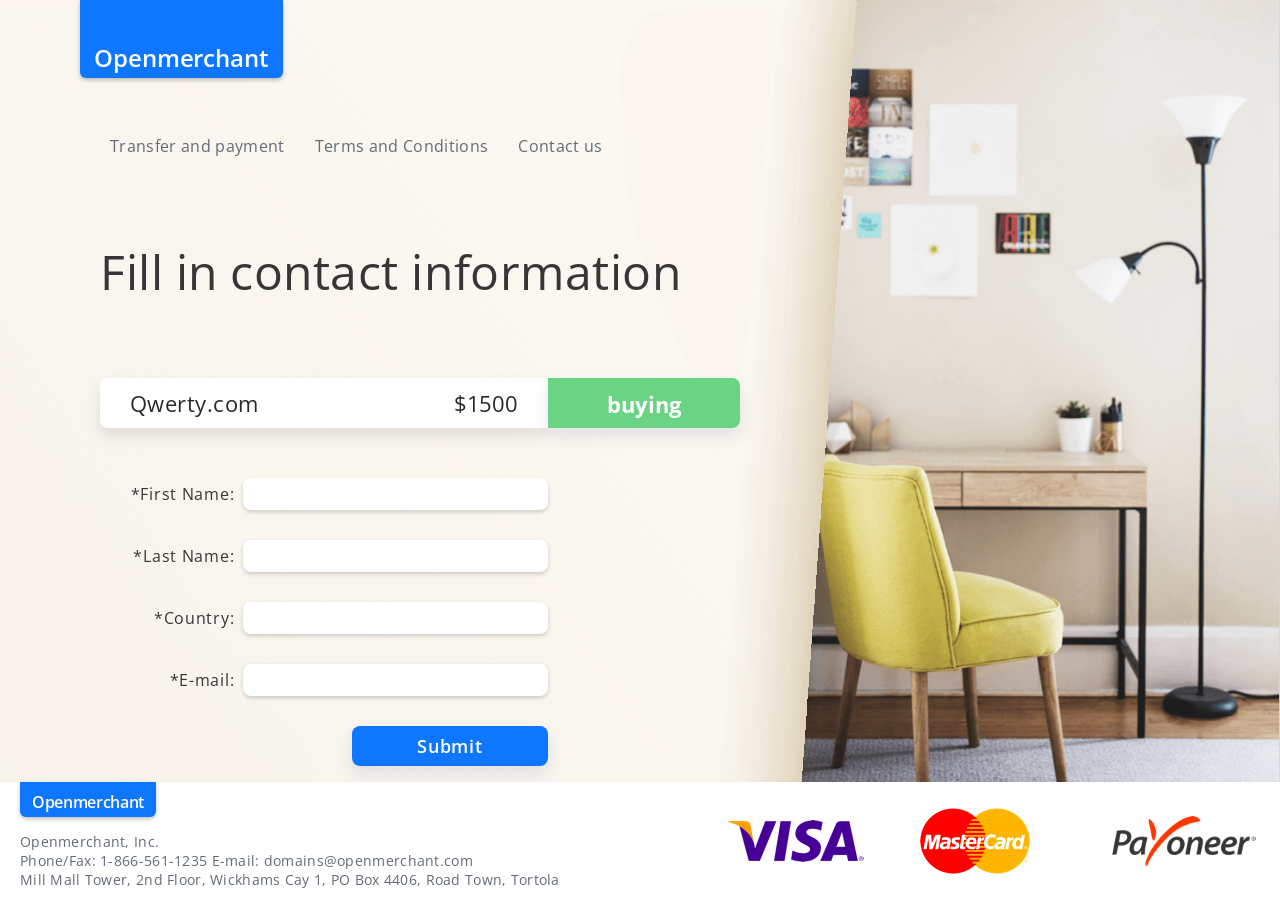
<file: works/openmerchant/buy-submit.html>
<!doctype html>
<html>

<head>
  <meta http-equiv="Content-Type" content="text/html; charset=utf-8" />
  <meta name="viewport" content="width=device-width, initial-scale=1, maximum-scale=1, user-scalable=0" />
  <link href="https://fonts.googleapis.com/css?family=Open+Sans:300,400,600,700" rel="stylesheet">
  <link rel="stylesheet" type="text/css" href="css/all.css" />
  <title></title>
</head>

<body>
  <div id="wrapper">
    <header id="header">
      <div class="layout">
        <h1 class="logo"><a href="index.html">Openmerchant</a></h1>
        <div id="menu">
          <span></span>
          <span></span>
          <span></span>
          <span></span>
        </div>
        <ul class="nav">
          <li><a href="payment.html">Transfer and payment</a></li>
          <li><a href="terms.html">Terms and Conditions</a></li>
          <li><a href="contactus.html">Contact us</a></li>
        </ul>
      </div>
    </header>
    <main id="main">
      <div class="rightbg"><img src="./images/fiximg.png" alt=""></div>
      <div class="leftbg"></div>
      <div id="content">
        <div class="layout">
          <div class="buySubmit scroll">
            <h2>Fill in contact information</h2>
            <form class="buyForm">
              <div class="buying">
                <div class="choice">
                  <span class="name">Qwerty.com</span>
                  <span class="cost">$1500</span>
                </div>
                <button class="buyButton">buying</button>
              </div>
              <div class="inputFill">
                <div class="row">
                  <label for="f1">*First Name:</label>
                  <input type="text" class="txt" id="f1">
                </div>
                <div class="row">
                  <label for="f2">*Last Name:</label>
                  <input type="text" class="txt" id="f2">
                </div>
                <div class="row">
                  <label for="f3">*Country:</label>
                  <input type="text" class="txt" id="f3">
                </div>
                <div class="row">
                  <label for="f4">*E-mail:</label>
                  <input type="text" class="txt" id="f4">
                </div>
                <input type="submit" class="submit" value="Submit">
              </div>
            </form>
          </div>
        </div>
      </div>
    </main>
    <footer id="footer">
      <div class="left">
        <h1 class="logo"><a href="index.html">Openmerchant</a></h1>
        <div class="text">
          <p>Openmerchant, Inc. </br>
            Phone/Fax: 1-866-561-1235 E-mail: domains@openmerchant.com</br>
            Mill Mall Tower, 2nd Floor, Wickhams Cay 1, PO Box 4406, Road Town, Tortola</p>
        </div>
      </div>
      <ul class="partners">
        <li class="visa"><a href="#"><img src="./images/visa.png" alt=""></a></li>
        <li class="mastercard"><a href="#"><img src="./images/mastercard.png" alt=""></a></li>
        <li class="payoneer"><a href="#"><img src="./images/payoneer.png" alt=""></a></li>
      </ul>
    </footer>
  </div>
  <script src="./js/jquery-3.2.0.js"></script>
  <script src="js/select.js"></script>
  <script src="js/main.js"></script>
</body>

</html>
</file>
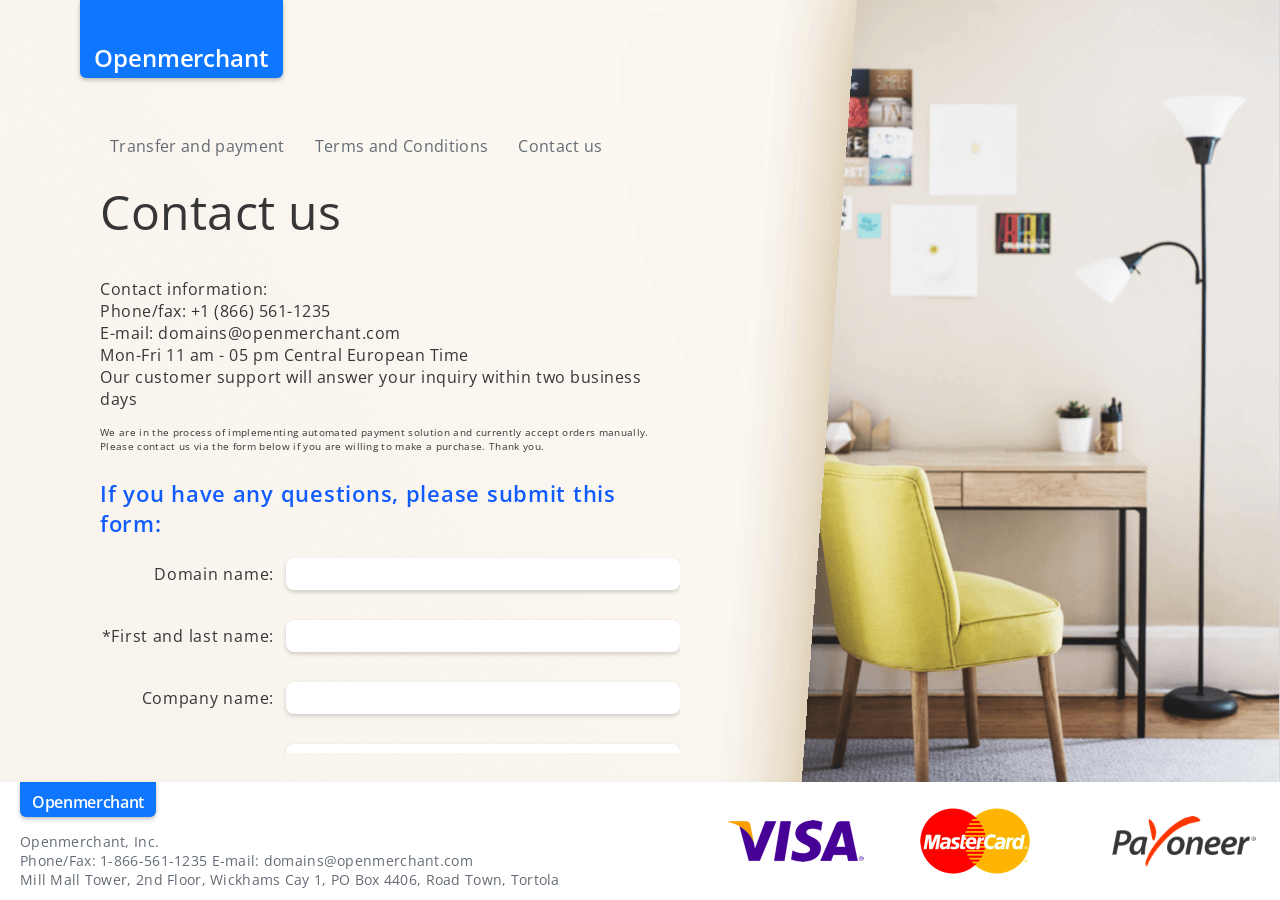
<file: works/openmerchant/contactus.html>
<!doctype html>
<html>
<head>
    <meta http-equiv="Content-Type" content="text/html; charset=utf-8" />
    <meta name="viewport" content="width=device-width, initial-scale=1, maximum-scale=1, user-scalable=0"/>
    <link href="https://fonts.googleapis.com/css?family=Open+Sans:300,400,600,700" rel="stylesheet">
    <link rel="stylesheet" type="text/css" href="css/all.css" />
			<title></title>
</head>
<body>
<div id="wrapper">
	<header id="header">
    <div class="layout">
      <h1 class="logo"><a href="index.html">Openmerchant</a></h1>
      <div id="menu">
        <span></span>
        <span></span>
        <span></span>
        <span></span>
      </div>
      <ul class="nav">
        <li><a href="payment.html">Transfer and payment</a></li>
        <li><a href="terms.html">Terms and Conditions</a></li>
        <li><a href="contactus.html">Contact us</a></li>
      </ul>
    </div>
	</header>
	<main id="main">
    <div class="rightbg"><img src="./images/fiximg.png" alt=""></div>
    <div class="leftbg"></div>
    <div id="content">
      <div class="layout contactus">
        <div class="contact scroll">
          <h2>Contact us</h2>
          <form class="buyForm contact">
            <div class="contactText">
              <p>
                Contact information:</br>
                Phone/fax: +1 (866) 561-1235 </br>
                E-mail: domains@openmerchant.com </br>
                Mon-Fri 11 am - 05 pm Central European Time </br>
                Our customer support will answer your inquiry within two business days
              </p>
              <span>
                We are in the process of implementing automated payment solution
                and currently accept orders manually. Please contact us via the
                form below if you are willing to make a purchase. Thank you.
              </span>
            </div>
            <h4 class="contactTitle">If you have any questions, please submit this form:</h4>
            <div class="inputFill">
              <div class="row">
                <label for="f1">Domain name:</label>
                <input type="text" class="txt" id="f1">
              </div>
              <div class="row">
                <label for="f2">*First and last name:</label>
                <input type="text" class="txt" id="f2">
              </div>
              <div class="row">
                <label for="f3">Company name:</label>
                <input type="text" class="txt" id="f3">
              </div>
              <div class="row">
                <label for="f4">Address:</label>
                <input type="text" class="txt" id="f4">
              </div>
              <div class="row">
                <label for="f5">Phone:</label>
                <input type="text" class="txt" id="f5">
              </div>
              <div class="row">
                <label for="f6">E-mail:</label>
                <input type="text" class="txt" id="f6">
              </div>
              <div class="row">
                <label>Questions:</label>
                <textarea class="textarea"></textarea>
              </div>
              <input type="submit" class="submit" value="Submit">
            </div>
          </form>
        </div>
      </div>
    </div>
	</main>
  <footer id="footer">
    <div class="left">
      <h1 class="logo"><a href="index.html">Openmerchant</a></h1>
      <div class="text">
        <p>Openmerchant, Inc. </br>
           Phone/Fax: 1-866-561-1235 E-mail: domains@openmerchant.com</br>
           Mill Mall Tower, 2nd Floor, Wickhams Cay 1, PO Box 4406, Road Town, Tortola</p>
      </div>
    </div>
    <ul class="partners">
      <li class="visa"><a href="#"><img src="./images/visa.png" alt=""></a></li>
      <li class="mastercard"><a href="#"><img src="./images/mastercard.png" alt=""></a></li>
      <li class="payoneer"><a href="#"><img src="./images/payoneer.png" alt=""></a></li>
    </ul>
	</footer>
</div>
<script src="./js/jquery-3.2.0.js"></script>
<script src="js/select.js"></script>
<script src="js/main.js"></script>
</body>
</html>
</file>
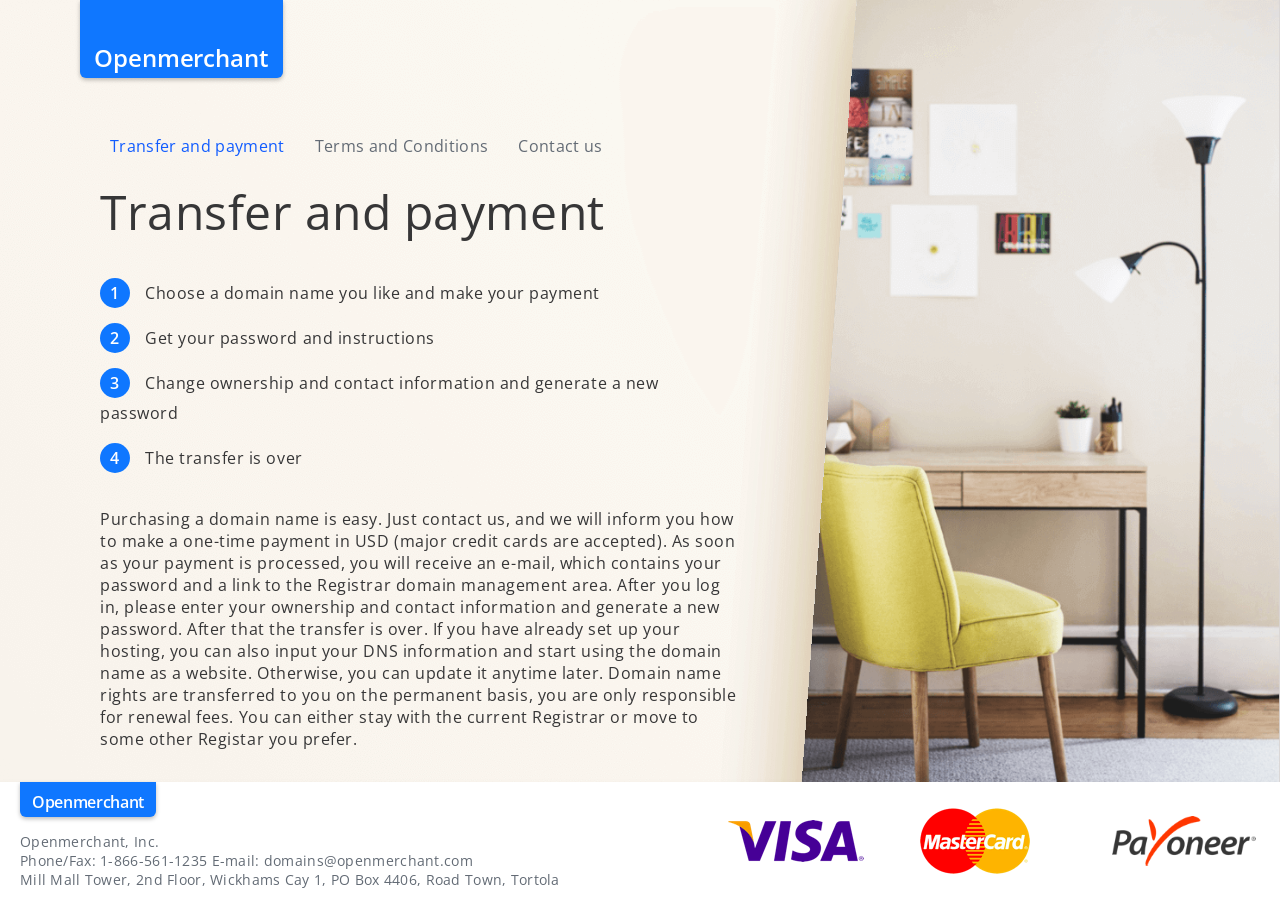
<file: works/openmerchant/payment.html>
<!doctype html>
<html>
<head>
    <meta http-equiv="Content-Type" content="text/html; charset=utf-8" />
    <meta name="viewport" content="width=device-width, initial-scale=1, maximum-scale=1, user-scalable=0"/>
    <link href="https://fonts.googleapis.com/css?family=Open+Sans:300,400,600,700" rel="stylesheet">
    <link rel="stylesheet" type="text/css" href="css/all.css" />		
		<title></title>
</head>
<body>
<div id="wrapper">
	<header id="header">
    <div class="layout">
      <h1 class="logo"><a href="index.html">Openmerchant</a></h1>
      <div id="menu">
        <span></span>
        <span></span>
        <span></span>
        <span></span>
      </div>
      <ul class="nav">
        <li class="active"><a href="payment.html">Transfer and payment</a></li>
        <li><a href="terms.html">Terms and Conditions</a></li>
        <li><a href="contactus.html">Contact us</a></li>
           </ul>
    </div>
	</header>
	<main id="main">
    <div class="rightbg"><img src="./images/fiximg.png" alt=""></div>
    <div class="leftbg"></div>
    <div id="content">
      <div class="layout">
        <div class="payment scroll">
          <h2>Transfer and payment</h2>
          <div class="paymentText">
            <div class="transfer">
              <div class="step">

                <p><span>1</span>Choose a domain name you like and make your payment</p>
              </div>
              <div class="step">

                <p><span>2</span>Get your password and instructions</p>
              </div>
              <div class="step">

                <p><span>3</span>Change ownership and contact information and generate a new password</p>
              </div>
              <div class="step">

                <p><span>4</span>The transfer is over</p>
              </div>
            </div>
            <p class="txt">
               Purchasing a domain name is easy. Just contact us, and we will inform you how
               to make a one-time payment in USD (major credit cards are accepted).
               As soon as your payment is processed, you will receive an e-mail,
               which contains your password and a link to the Registrar domain management area.
               After you log in, please enter your ownership and contact information and
               generate a new password. After that the transfer is over. If you have already
               set up your hosting, you can also input your DNS information and start using
               the domain name as a website. Otherwise, you can update it anytime later.
               Domain name rights are transferred to you on the permanent basis, you are only
               responsible for renewal fees. You can either stay with the current Registrar
               or move to some other Registar you prefer.</p>
            <p class="txt">
              Legal matters</br>
              Openmerchant does not own domain names put for sale at our marketplace.
              To all domain owners that wish to keep their personal information private,
              we offer privacy services (including WHOIS privacy). Due to this procedure the
              clients' whois records will be modified and the owner field will be substituted
              by "Openmerchant, by proxy and reseller agreement 2007-gen-PR" record and the owners'
               contact data will be replaced by Openmerchat contacts. If you think that your
               rights are violated by a domain owner that uses our whois privacy service,
               please contact us at domains (at) openmerchant.com. Please, provide the documentary
               evidence of a violation (e. g. a trademark certificate). Do not forget to mention
               the domain name in issue. Upon a prima facie case, we usually suspend the proxy
               and reseller agreement with the domain owner and restore the owner's contact details in the whois record.</p>
            <div class="search">
              <div class="enterBlock">
                <input class="text" type="text" placeholder="Enter domain name or keyword" />
                <span>.com</span>
              </div>
              <button class="searchButton"></button>
            </div>
          </div>
        </div>
      </div>
    </div>
	</main>
  <footer id="footer">
    <div class="left">
      <h1 class="logo"><a href="#">Openmerchant</a></h1>
      <div class="text">
        <p>Openmerchant, Inc. </br>
           Phone/Fax: 1-866-561-1235 E-mail: domains@openmerchant.com</br>
           Mill Mall Tower, 2nd Floor, Wickhams Cay 1, PO Box 4406, Road Town, Tortola</p>
      </div>
    </div>
    <ul class="partners">
      <li class="visa"><a href="#"><img src="./images/visa.png" alt=""></a></li>
      <li class="mastercard"><a href="#"><img src="./images/mastercard.png" alt=""></a></li>
      <li class="payoneer"><a href="#"><img src="./images/payoneer.png" alt=""></a></li>
    </ul>
	</footer>
</div>
<script src="./js/jquery-3.2.0.js"></script>
		<script src="js/main.js"></script>
</body>
</html>
</file>
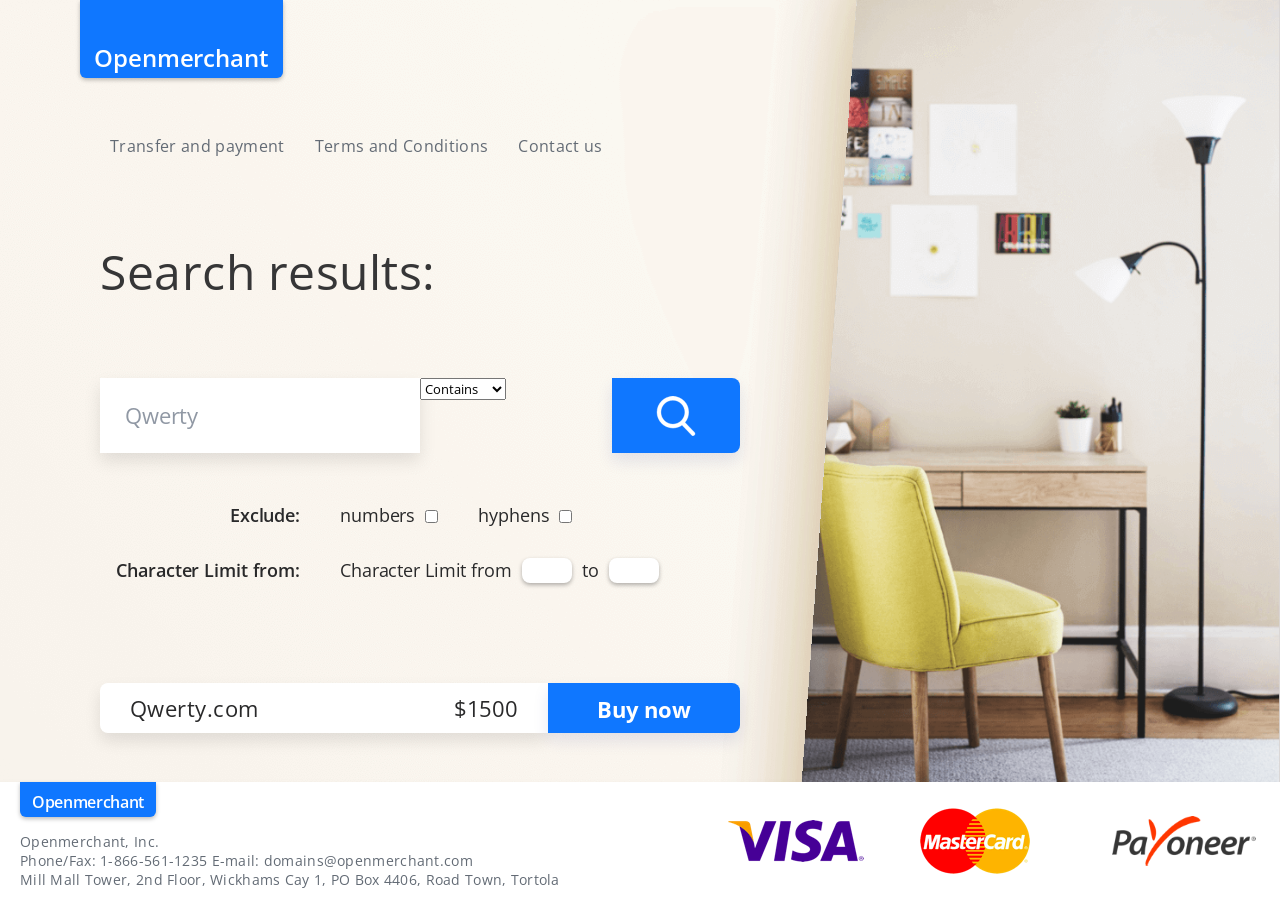
<file: works/openmerchant/search-result.html>
<!doctype html>
<html>
<head>
    <meta http-equiv="Content-Type" content="text/html; charset=utf-8" />
    <meta name="viewport" content="width=device-width, initial-scale=1, maximum-scale=1, user-scalable=0"/>
    <link href="https://fonts.googleapis.com/css?family=Open+Sans:300,400,600,700" rel="stylesheet">
    <link rel="stylesheet" type="text/css" href="css/all.css" />	
		<title></title>
</head>
<body>
<div id="wrapper">
	<header id="header">
    <div class="layout">
      <h1 class="logo"><a href="index.html">Openmerchant</a></h1>
      <div id="menu">
        <span></span>
        <span></span>
        <span></span>
        <span></span>
      </div>
      <ul class="nav">
        <li><a href="payment.html">Transfer and payment</a></li>
        <li><a href="terms.html">Terms and Conditions</a></li>
        <li><a href="contactus.html">Contact us</a></li>
      </ul>
    </div>
	</header>
	<main id="main">
    <div class="rightbg"><img src="./images/fiximg.png" alt=""></div>
    <div class="leftbg"></div>
    <div id="content">
      <div class="layout">
        <div class="searchResult scroll">
          <h2>Search results:</h2>
          <div class="searchFilter">
            <select name="location" class="custom" id="s2">
							<option value="" selected disabled>Contains</option>
							<option value="a">Starts with</option>
							<option value="b">Ends with</option>
							<option value="c">Exact</option>
						</select>
            <div class="enterBlock">
              <input class="text" type="text" placeholder="Qwerty" />
            </div>
            <button class="searchButton"></button>
          </div>
          <form class="checkFilter">
            <div class="row">
              <p>Exclude:</p>
              <div class="block">
                <label for="c1">numbers</label>
                <input type="checkbox" class="check"  id="c1" name="" value="">
              </div>
              <div class="block">
                <label for="c2">hyphens</label>
                <input type="checkbox" class="check"  id="c2" name="" value="">
              </div>
            </div>
            <div class="row">
              <p>Character Limit from:</p>
              <div class="block">
                <label for="n1">Character Limit from</label>
                <input type="text" class="txt"  id="n1" name="" value="">
              </div>
              <div class="block">
                <label for="n2">to</label>
                <input type="text" class="txt"  id="n2" name="" value="">
              </div>
            </div>
          </form>
          <ul class="listResult">
            <li>
              <div class="choice">
                <span class="name">Qwerty.com</span>
                <span class="cost">$1500</span>
              </div>
              <button class="buyButton">Buy now</button>
            </li>
          </ul>
        </div>
      </div>
    </div>
	</main>
  <footer id="footer">
    <div class="left">
      <h1 class="logo"><a href="index.html">Openmerchant</a></h1>
      <div class="text">
        <p>Openmerchant, Inc. </br>
           Phone/Fax: 1-866-561-1235 E-mail: domains@openmerchant.com</br>
           Mill Mall Tower, 2nd Floor, Wickhams Cay 1, PO Box 4406, Road Town, Tortola</p>
      </div>
    </div>
    <ul class="partners">
      <li class="visa"><a href="#"><img src="./images/visa.png" alt=""></a></li>
      <li class="mastercard"><a href="#"><img src="./images/mastercard.png" alt=""></a></li>
      <li class="payoneer"><a href="#"><img src="./images/payoneer.png" alt=""></a></li>
    </ul>
	</footer>
</div>
<script src="./js/jquery-3.2.0.js"></script>
<script src="js/select.js"></script>
<script src="js/main.js"></script>
</body>
</html>
</file>
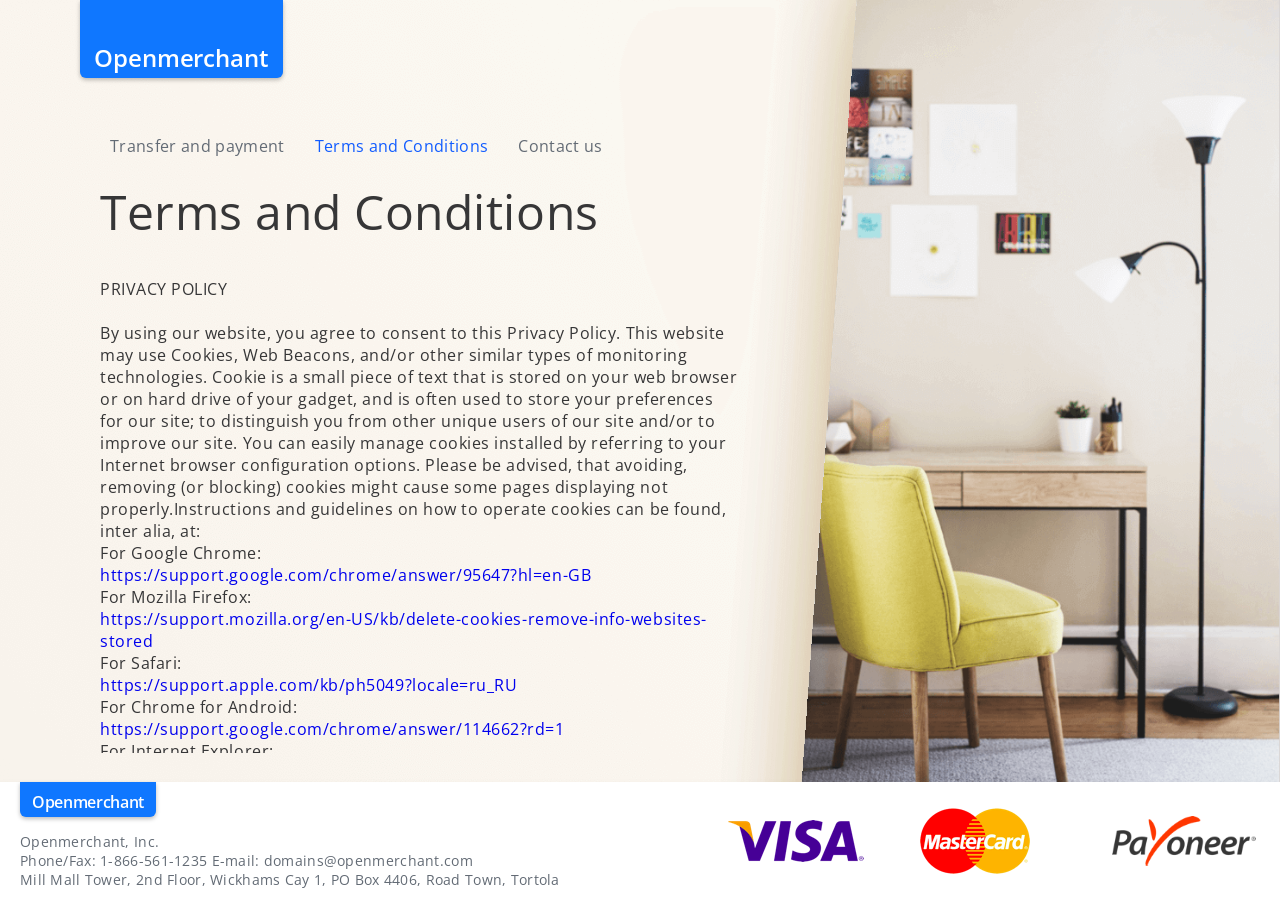
<file: works/openmerchant/terms.html>
<!doctype html>
<html>
<head>
    <meta http-equiv="Content-Type" content="text/html; charset=utf-8" />
    <meta name="viewport" content="width=device-width, initial-scale=1, maximum-scale=1, user-scalable=0"/>
    <link href="https://fonts.googleapis.com/css?family=Open+Sans:300,400,600,700" rel="stylesheet">
    <link rel="stylesheet" type="text/css" href="css/all.css" />
				<title></title>
</head>
<body>
<div id="wrapper">
	<header id="header">
    <div class="layout">
      <h1 class="logo"><a href="#">Openmerchant</a></h1>
      <div id="menu">
        <span></span>
        <span></span>
        <span></span>
        <span></span>
      </div>
      <ul class="nav">
        <li><a href="payment.html">Transfer and payment</a></li>
        <li class="active"><a href="terms.html">Terms and Conditions</a></li>
        <li><a href="contactus.html">Contact us</a></li>
      </ul>
    </div>
	</header>
	<main id="main">
    <div class="rightbg"><img src="./images/fiximg.png" alt=""></div>
    <div class="leftbg"></div>
    <div id="content">
      <div class="layout">
        <div class="terms scroll">
          <h2>Terms and Conditions</h2>
          <div class="termsText">
            <p class="txt">
              PRIVACY POLICY
              </br>
              </br>
              By using our website, you agree to consent to this Privacy Policy.
              This website may use Cookies, Web Beacons, and/or other similar
              types of monitoring technologies.
              Cookie is a small piece of text that is stored on your web browser
               or on hard drive of your gadget, and is often used to store your
               preferences for our site; to distinguish you from other unique users of our site and/or to improve our site.
              You can easily manage cookies installed by referring to your
              Internet browser configuration options. Please be advised, that
              avoiding, removing (or blocking) cookies might cause some pages
              displaying not properly.Instructions and guidelines on how to
              operate cookies can be found, inter alia, at:
              </br>
              For Google Chrome:
              </br>
              <a href="#">https://support.google.com/chrome/answer/95647?hl=en-GB</a>
              </br>
              For Mozilla Firefox:
              </br>
              <a href="#">https://support.mozilla.org/en-US/kb/delete-cookies-remove-info-websites-stored</a>
              </br>
              For Safari:
              </br>
              <a href="#">https://support.apple.com/kb/ph5049?locale=ru_RU</a>
              </br>
              For Chrome for Android:
              </br>
              <a href="#">https://support.google.com/chrome/answer/114662?rd=1</a>
              </br>
              For Internet Explorer:
              </br>
              <a href="#">https://support.microsoft.com/ru-ru/help/17442/windows-internet-explorer-delete-manage-cookies</a>
              </br>
              Web Beacon is a clear, very tiny image (1x1 pixel), and it helps us
               and our advertising partners figure out on how you use our web-site.
              We and our advertising partners use both of the abovementioned
              technologies to help deliver ads about products and services that
              may be of your interest. These technologies do not store any personal
               information about you, like your name, phone number, address, or email address.
              If you would like more information on these technologies, including
               how to opt out of this, you can also visit the Network Advertising Initiative and
               </br>
               <a href="#">http://www.allaboutcookies.org/</a>.
              </br>
              </br>
              REFUND, TERMINATION AND CANCELLATION POLICY
              </br>
              </br>
              Termination
              </br>
              At any time rendering of the domain name purchase service (“Service”)
               may be terminated by Openmerchant, Inc. (“Termination”) upon
               notification of the client by electronic mail or by phone.
              </br>
              Refunds
              </br>
              Openmerchant, Inc. shall return all the payments, remitted by the
              clients and received by Openmerchant, Inc. until its termination
              of Service subject to the some restrictions applicable, e.g.:
              </br>
              no refund is available if the termination of Service was due to
              material breach by the client of the privacy/proxy agreement or
              other ICANN policies and regulations (such as willful provision of
              inaccurate or unreliable information; willful failure to update
              information provided to Openmerchant, Inc. and/or other violations
              of the ICANN Registrar Accreditation agreement including WHOis
              accuracy program specification, Specification on privacy and proxy
              registrations (after the latter comes into force));
              a refund may be delayed for the time reasonably necessary in sole
              discretion of Openmerchant, Inc. to investigate the cause for
              cancellation or termination of the Service.
              Should a refund be effectuated by Openmerchant, Inc., all chargebacks
               will be credited to the credit card, debit card, or checking account
               used in the original transaction exclusively, provided that all the
               service fees and commissions, imposed by the banks, payment services
               and etc. shall be borne by the client.
              </br>
              All refund requests must be made by the client who initiated the
              domain name purchase transaction and contain the full name of the
              client, transaction number and other details which may serve to
              identify the client as may be reasonably requested by Openmerchant, Inc.
              </br>
              Cancellation
              </br>
              Any client, utilizing the Service, may cancel the domain purchase
              request UNTIL the domain name was transferred to the Client
              (“Cancellation”) subject to some exceptions apply:
              </br>
              client is eligible for Cancellation past the domain name transfer
              in case if he provides documentary evidence that the transaction
              was due to unauthorized or fraudulent use of his credit or debit
              card or checking account;
              cancellation request is accompanied with the payment of the penalty
               fee in the amount of 300 USD.
              </br>
              </br>
              DEBITING TIME OF CLIENT
              </br>
              </br>
              As a matter of general rule, the client is eligible for instantaneous
               servicing after accepting the terms and conditions of this site and
               successful completion of the domain purchase procedure at:
               </br>
                <a href="#">http://openmerchant.com/transfer.html</a>
                . But in some instances
                Openmerchant, Inc. reserves the right to take a time for running
                the test of the contact details and other information, provided
                by the client for closure up a transaction (not to exceed 5 business day overall).
              </br>
              If you need a copy of transaction data/receipt
              </br>
              All clients may request in writing a copy of the transaction
              data/receipt of payments/charges as a consideration for the Service.
              Such a request should be sent to the site support team at:
              </br>
              <a href="#">http://openmerchant.com/contactus.html</a>
               and regularly is responded
               within 2 business days. The client foregoes this right if such
               request is not duly made.
              Business hours for handling the copy of transaction data/receipt
              requests: 11:00 to 17:00 Central European Time.</p>
            <div class="search">
              <div class="enterBlock">
                <input class="text" type="text" placeholder="Enter domain name or keyword" />
                <span>.com</span>
              </div>
              <button class="searchButton"></button>
            </div>
          </div>
        </div>
      </div>
    </div>
	</main>
	<footer id="footer">
    <div class="left">
      <h1 class="logo"><a href="index.html">Openmerchant</a></h1>
      <div class="text">
        <p>Openmerchant, Inc. </br>
           Phone/Fax: 1-866-561-1235 E-mail: domains@openmerchant.com</br>
           Mill Mall Tower, 2nd Floor, Wickhams Cay 1, PO Box 4406, Road Town, Tortola</p>
      </div>
    </div>
    <ul class="partners">
      <li class="visa"><a href="#"><img src="./images/visa.png" alt=""></a></li>
      <li class="mastercard"><a href="#"><img src="./images/mastercard.png" alt=""></a></li>
      <li class="payoneer"><a href="#"><img src="./images/payoneer.png" alt=""></a></li>
    </ul>
	</footer>
</div>
<script src="./js/jquery-3.2.0.js"></script>
		<script src="js/main.js"></script>
</body>
</html>
</file>
<file: works/openmerchant/css/all.css>
html{-webkit-text-size-adjust:none}a,abbr,acronym,address,applet,article,aside,audio,b,big,blockquote,body,canvas,caption,center,cite,code,dd,del,details,dfn,div,dl,dt,em,embed,fieldset,figcaption,figure,footer,form,h1,h2,h3,h4,h5,h6,header,hgroup,html,i,iframe,img,ins,kbd,label,legend,mark,menu,nav,object,output,p,pre,q,ruby,s,samp,section,small,span,strike,strong,sub,summary,sup,table,tbody,td,tfoot,th,thead,time,tr,tt,u,var,video{margin:0;padding:0;border:0;font-size:100%;font:inherit;vertical-align:baseline}article,aside,details,figcaption,figure,footer,header,hgroup,menu,nav,section{display:block}blockquote,q{quotes:none}blockquote:after,blockquote:before,q:after,q:before{content:'';content:none}img{border-style:none;max-width:100%}a{text-decoration:none}a:hover{text-decoration:none}input,select,textarea{font-family:'Open Sans',sans-serif;vertical-align:middle;color:#000;padding:0}table{border-collapse:collapse;border-spacing:0}form fieldset{margin:0;padding:0;border:none}ul{margin:0;padding:0;list-style:none}:focus{outline:0}input::-webkit-input-placeholder{color:#9098a4}input:focus::-webkit-input-placeholder{color:#9098a4}.sbHolder{color:#686868;width:30%;height:75px;border-radius:8px 0 0 8px;background-color:#0f77ff;box-shadow:0 8px 16px rgba(0,0,0,.1);padding:0;float:left;position:relative;text-align:left}@media (min-width:320px) and (max-width:767px){.sbHolder{width:100%;box-shadow:none;border-radius:8px}}.sbSelector{display:block;left:0;outline:0;position:absolute;top:0;text-indent:25px;text-align:left;line-height:75px;width:100%;color:#fff;overflow:hidden;padding:0 0;font-family:"Open Sans";font-size:22px;font-weight:700;letter-spacing:-.14px;text-overflow:ellipsis;white-space:nowrap;box-sizing:border-box;-moz-box-sizing:border-box}.sbToggle{background:url(../images/triangle.png) 50% 50% no-repeat;height:16px;width:14px;display:block;outline:0;position:absolute;right:20px;top:50%;margin:-6px 0 0}.sbHolderDisabled{background-color:#3c3c3c;border:solid 1px #515151}.sbOptions{width:100%;background-color:#0f77ff;list-style:none;margin:0;padding:10px 0 0;position:absolute;top:60px!important;z-index:999999;border-radius:8px 0 0 8px;max-height:none!important}.sbOptions li{float:left;width:100%;background:#0f77ff}.sbDisabled{color:#fff;display:none;outline:0;text-indent:25px;padding:0;font-family:"Open Sans";font-size:22px;font-weight:700;letter-spacing:-.14px}.sbOptions a{color:#fff;display:block;outline:0;text-indent:25px;padding:5px 0 25px;font-family:"Open Sans";font-size:22px;font-weight:700;letter-spacing:-.14px}.sbOptions .sbGroup{color:#fff;display:block;outline:0;text-indent:5px}.sbOptions a:link,.sbOptions a:visited{color:#fff;text-decoration:none}.sbOptions a:hover{color:#fff}.sbOptions a:focus{color:#fff}.sbOptions a.sbFocus{color:#fff}.sbOptions li.last a{border-bottom:none}#header{width:100%;height:auto;position:fixed;top:0;z-index:101}@media (min-width:768px) and (max-width:1050px){#header{height:auto;position:relative}}@media (min-width:320px) and (max-width:767px){#header{height:auto;position:relative}}#header .layout{margin:0 0 0 80px;position:relative;width:720px}@media (min-width:768px) and (max-width:1050px){#header .layout{width:90%;margin:0 auto;overflow:hidden}}@media (min-width:320px) and (max-width:767px){#header .layout{width:90%;margin:0 auto;overflow:hidden}}#header .logo{float:left;width:203px;height:78px;margin:0 0 10px;box-shadow:0 2px 4px rgba(0,0,0,.26);border-radius:0 0 6px 6px;background-color:#0f77ff}#header .logo a{padding:38px 0 0;display:block;overflow:hidden;width:100%;cursor:pointer;line-height:40px;text-align:center;color:#fff;font-family:'Open Sans';font-size:24px;font-weight:600;letter-spacing:-.08px}#header #menu{width:60px;height:45px;position:relative;margin:20px 0 0 0;-webkit-transform:rotate(0);-moz-transform:rotate(0);-o-transform:rotate(0);-ms-transform:rotate(0);transform:rotate(0);-webkit-transition:.5s ease-in-out;-moz-transition:.5s ease-in-out;-o-transition:.5s ease-in-out;transition:.5s ease-in-out;cursor:pointer;display:none;float:right}@media (min-width:768px) and (max-width:1050px){#header #menu{display:block}}@media (min-width:320px) and (max-width:767px){#header #menu{display:block}}#header #menu span{display:block;position:absolute;height:9px;width:100%;background:#0f77ff;border-radius:9px;opacity:1;left:0;-webkit-transform:rotate(0);-moz-transform:rotate(0);-o-transform:rotate(0);-ms-transform:rotate(0);transform:rotate(0);-webkit-transition:.25s ease-in-out;-moz-transition:.25s ease-in-out;-o-transition:.25s ease-in-out;transition:.25s ease-in-out}#header #menu span:nth-child(1){top:0}#header #menu span:nth-child(2){top:18px}#header #menu span:nth-child(3){top:18px}#header #menu span:nth-child(4){top:36px}#header #menu.open span:nth-child(1){top:18px;width:0%;left:50%}#header #menu.open span:nth-child(2){-webkit-transform:rotate(45deg);-moz-transform:rotate(45deg);-o-transform:rotate(45deg);-ms-transform:rotate(45deg);transform:rotate(45deg)}#header #menu.open span:nth-child(3){-webkit-transform:rotate(-45deg);-moz-transform:rotate(-45deg);-o-transform:rotate(-45deg);-ms-transform:rotate(-45deg);transform:rotate(-45deg)}#header #menu.open span:nth-child(4){top:18px;width:0%;left:50%}#header .nav{float:left;margin:38px 0 0 30px}@media (min-width:768px) and (max-width:1050px){#header .nav{display:none;width:100%;margin:30px 0 0}}@media (min-width:320px) and (max-width:767px){#header .nav{display:none;width:100%;margin:30px 0 0}}#header .nav li{float:left;margin:0 30px 0 0}@media (min-width:768px) and (max-width:1050px){#header .nav li{width:100%;margin:0 0 10px}}@media (min-width:320px) and (max-width:767px){#header .nav li{width:100%;margin:0 0 10px}}#header .nav li:last-child{margin:0}#header .nav li.active a,#header .nav li:hover a{color:#115cff}#header .nav li a{color:#636b75;font-family:"Open Sans";font-size:16px;line-height:40px;font-weight:400;display:block;cursor:pointer;letter-spacing:.33px}@media (min-width:768px) and (max-width:1050px){#header .nav li a{width:100%;text-align:center}}@media (min-width:320px) and (max-width:767px){#header .nav li a{width:100%;text-align:center}}#footer{width:100%;position:fixed;bottom:0;z-index:101;height:118px;box-shadow:0 2px 6px 1px rgba(0,0,0,.03);background-color:#fff}@media (min-width:768px) and (max-width:1050px){#footer{display:block;position:relative;height:auto;overflow:hidden}}@media (min-width:320px) and (max-width:767px){#footer{display:block;position:relative;height:auto;overflow:hidden}}#footer .left{position:relative;float:left;margin:0 0 0 20px}@media (min-width:768px) and (max-width:1050px){#footer .left{width:90%;float:none;display:block;margin:0 auto 0}}@media (min-width:320px) and (max-width:767px){#footer .left{width:90%;float:none;display:block;margin:0 auto 0}}#footer .left .logo{position:absolute;left:0;top:0;width:136px;height:35px;box-shadow:0 2px 4px rgba(0,0,0,.26);border-radius:0 0 6px 6px;background-color:#0f77ff}@media (min-width:320px) and (max-width:767px){#footer .left .logo{left:50%;margin:0 0 0 -68px}}#footer .left .logo a{padding:5px 0 0;display:block;overflow:hidden;width:100%;cursor:pointer;line-height:30px;text-align:center;color:#fff;font-family:'Open Sans';font-size:16px;font-weight:600;letter-spacing:-.33px}#footer .left .text{max-width:600px;display:block;overflow:hidden;margin:50px 0 0}@media (min-width:768px) and (max-width:1050px){#footer .left .text{width:calc(100% - 156px);float:right;margin:10px 0 0}}@media (min-width:320px) and (max-width:767px){#footer .left .text{width:100%;float:right;margin:50px 0 0}}#footer .left .text p{color:#636b75;font-family:"Open Sans";font-size:14px;font-weight:400;float:left;margin:0 0 0;letter-spacing:.29px}@media (min-width:320px) and (max-width:767px){#footer .left .text p{text-align:center}}#footer .partners{float:right;height:118px;width:45%;display:-webkit-flex;display:-ms-flexbox;display:flex;-webkit-flex-direction:row;-ms-flex-direction:row;flex-direction:row;-webkit-justify-content:space-around;-ms-flex-pack:distribute;justify-content:space-around;-webkit-align-items:center;-ms-flex-align:center;align-items:center;padding:0}@media (min-width:768px) and (max-width:1050px){#footer .partners{display:block;position:relative;text-align:center;height:auto;float:none;overflow:hidden;width:100%;padding:20px 0}}@media (min-width:320px) and (max-width:767px){#footer .partners{display:block;position:relative;height:auto;float:none;width:100%;padding:20px 0;overflow:hidden}}#footer .partners li{float:right;max-height:68px;width:25%;margin:0}@media (min-width:768px) and (max-width:1050px){#footer .partners li{float:none;display:inline-block;vertical-align:middle;margin:0 2% 0}}@media (min-width:320px) and (max-width:767px){#footer .partners li{width:100%;float:none;display:inline-block;vertical-align:middle;margin:0 0 20px}}#footer .partners li a{width:100%;display:block;overflow:hidden}@media (min-width:320px) and (max-width:767px){#footer .partners li a{display:-webkit-flex;display:-ms-flexbox;display:flex;-webkit-justify-content:center;-ms-flex-pack:center;justify-content:center}}#footer .partners li a img{display:block;max-height:68px}#wrapper{display:block;overflow:hidden;position:relative;width:100%;height:100vh}@media (min-width:768px) and (max-width:1050px){#wrapper{height:100%}}@media (min-width:320px) and (max-width:767px){#wrapper{height:100%}}.rightbg{width:45%;min-width:620px;height:100vh;position:fixed;top:0;right:0;z-index:99}.rightbg img{width:100%;height:100%;display:block}@media (min-width:768px) and (max-width:1050px){.rightbg{display:none}}@media (min-width:320px) and (max-width:767px){.rightbg{display:none}}.leftbg{min-width:860px;width:60%;height:100vh;margin:0 420px 0 0;position:fixed;top:0;left:0;z-index:100;background-image:url(../images/bg-part.png);background-position:0 0;background-repeat:no-repeat;background-size:cover}@media (min-width:768px) and (max-width:1050px){.leftbg{background-image:url(../images/ltbg.png);background-repeat:repeat;width:100%;background-position:0;margin:0}}@media (min-width:320px) and (max-width:767px){.leftbg{background-image:url(../images/ltbg.png);background-repeat:repeat;width:100%;background-position:0;margin:0}}#main{width:100%;height:100vh;display:block;margin:0 0 118px;position:absolute;left:0;top:0;z-index:100}@media (min-width:768px) and (max-width:1050px){#main{height:100%;margin:0;padding:0 0 125px;position:relative;overflow:hidden}}@media (min-width:320px) and (max-width:767px){#main{height:100%;margin:0;padding:0 0 20px;overflow:hidden;position:relative}}#main .layout{display:block;min-width:640px;max-width:640px;width:calc(100% - 100px);padding:0 0 0 100px;overflow:visible}#main .layout.contactus{min-width:580px;max-width:580px}@media (min-width:768px) and (max-width:1050px){#main .layout.contactus{width:90%;min-width:90%;max-width:90%;padding:0;margin:0 auto}}@media (min-width:320px) and (max-width:767px){#main .layout.contactus{width:90%;margin:0 auto;min-width:90%;max-width:90%;padding:0}}@media (min-width:768px) and (max-width:1050px){#main .layout{width:90%;margin:0 auto;min-width:90%;max-width:90%;padding:0}}@media (min-width:320px) and (max-width:767px){#main .layout{width:90%;margin:0 auto;min-width:90%;max-width:90%;padding:0}}#main #content{width:100%;height:100vh;float:left;position:relative;z-index:100}@media (min-width:768px) and (max-width:1050px){#main #content{height:auto}}@media (min-width:320px) and (max-width:767px){#main #content{height:auto}}#main #content .scroll{width:100%;height:auto;overflow:visible}#main #content h2{width:100%;margin:240px 0 75px;display:block;overflow:hidden;color:#363637;font-family:"Open Sans";font-size:48px;font-weight:400;line-height:63px;letter-spacing:.53px}@media (min-width:768px) and (max-width:1050px){#main #content h2{margin:150px 0 75px}}@media (min-width:320px) and (max-width:767px){#main #content h2{margin:20px 0;font-size:21px;line-height:1}}#main #content .topSale{display:block;overflow:hidden;width:100%;margin:125px 0 0}@media (min-width:768px) and (max-width:1050px){#main #content .topSale{margin:20px 0 0}}@media (min-width:320px) and (max-width:767px){#main #content .topSale{margin:20px 0 0}}#main #content .topSale h4{width:100%;display:block;overflow:hidden;color:#29292a;font-family:"Open Sans";font-size:20px;font-weight:600;margin:0 0 15px;letter-spacing:-.12px}#main #content .topSale ul{width:100%;display:-webkit-flex;display:-ms-flexbox;display:flex;-webkit-flex-wrap:wrap;-ms-flex-wrap:wrap;flex-wrap:wrap;-webkit-justify-content:space-between;-ms-flex-pack:justify;justify-content:space-between}#main #content .topSale ul li{margin:0 0 10px;width:200px;height:34px;box-shadow:0 2px 4px rgba(0,0,0,.03);border-radius:136px;background-color:#fdfcfa;display:block;overflow:hidden}@media (min-width:768px) and (max-width:1050px){#main #content .topSale ul li{width:100%}}@media (min-width:320px) and (max-width:767px){#main #content .topSale ul li{width:100%}}#main #content .topSale ul li .name{float:left;margin:0 0 0 10px;line-height:32px;color:#115cff;font-family:"Open Sans";font-size:14px;font-weight:400;text-transform:uppercase;letter-spacing:.47px}#main #content .topSale ul li .cost{float:right;margin:0 10px 0 0;line-height:32px;color:#115cff;font-family:"Open Sans";font-size:14px;font-weight:400;text-transform:uppercase;letter-spacing:.47px}#main #content .search{display:block;overflow:hidden;width:100%;margin:0 0 125px}@media (min-width:320px) and (max-width:767px){#main #content .search{margin:0 0 20px}}#main #content .search .enterBlock{float:left;height:75px;width:80%;box-shadow:0 8px 16px rgba(0,0,0,.1);border-radius:8px 0 0 8px;background-color:#fff}@media (min-width:320px) and (max-width:767px){#main #content .search .enterBlock{width:100%;border-radius:8px 8px 0 0;margin:20px 0 0}}#main #content .search .enterBlock .text{margin:20px 0 0 20px;padding:0 5px;width:calc(100% - 145px);float:left;line-height:35px;height:35px;color:#9098a4;font-family:"Open Sans";font-size:22px;font-weight:400;letter-spacing:-.14px;border-left:none;border-top:none;border-bottom:none;border-right:none}#main #content .search .enterBlock span{float:right;width:94px;height:55px;border-radius:8px;background-color:#e5e5e5;line-height:55px;text-align:center;color:#29292a;font-family:"Open Sans";font-size:32px;font-weight:400;margin:10px;letter-spacing:.35px}@media (min-width:320px) and (max-width:767px){#main #content .search .enterBlock span{font-size:21px;width:60px;height:35px;line-height:35px;margin:20px 10px}}#main #content .search .searchButton{float:right;width:20%;height:75px;box-shadow:0 8px 16px rgba(18,29,138,.1);border-radius:0 8px 8px 0;border:none;background-color:#0f77ff;background-image:url(../images/search.png);background-position:50% 50%;background-repeat:no-repeat}@media (min-width:320px) and (max-width:767px){#main #content .search .searchButton{width:100%;border-radius:0 0 8px 8px}}.searchFilter{float:left;width:100%;margin:0 0 0}.searchFilter .enterBlock{float:left;height:75px;width:50%;box-shadow:0 8px 16px rgba(0,0,0,.1);background-color:#fff}@media (min-width:320px) and (max-width:767px){.searchFilter .enterBlock{width:100%;margin:20px 0;border-radius:8px}}.searchFilter .enterBlock .text{margin:20px 0 0 20px;padding:0 5px;width:calc(100% - 145px);float:left;line-height:35px;height:35px;color:#9098a4;font-family:"Open Sans";font-size:22px;font-weight:400;letter-spacing:-.14px;border-left:none;border-top:none;border-bottom:none;border-right:none}@media (min-width:320px) and (max-width:767px){.searchFilter .enterBlock .text{width:100%;margin:20px 0 0;padding:0;text-indent:15px}}.searchFilter .searchButton{float:right;width:20%;height:75px;box-shadow:0 8px 16px rgba(18,29,138,.1);border-radius:0 8px 8px 0;border:none;background-color:#0f77ff;background-image:url(../images/search.png);background-position:50% 50%;background-repeat:no-repeat}@media (min-width:320px) and (max-width:767px){.searchFilter .searchButton{width:100%;border-radius:8px}}.listResult{width:100%;float:left}.listResult li{display:block;overflow:visible;width:100%;margin:0 0 30px}.listResult li .choice{float:left;height:50px;width:70%;box-shadow:0 8px 16px rgba(0,0,0,.1);border-radius:8px 0 0 8px;background-color:#fff}@media (min-width:320px) and (max-width:767px){.listResult li .choice{width:100%;border-radius:8px}}.listResult li .choice .name{float:left;margin:0 0 0 30px;line-height:50px;color:#29292a;font-family:"Open Sans";font-size:22px;font-weight:400;letter-spacing:.47px}.listResult li .choice .cost{float:right;margin:0 30px 0 0;line-height:50px;color:#29292a;font-family:"Open Sans";font-size:22px;font-weight:400;letter-spacing:-.14px}.listResult li .buyButton{float:right;width:30%;height:50px;line-height:50px;color:#fff;text-align:center;color:#fff;font-family:"Open Sans";font-size:22px;font-weight:700;letter-spacing:-.14px;box-shadow:0 8px 16px rgba(18,29,138,.1);border-radius:0 8px 8px 0;border:none;background-color:#0f77ff}@media (min-width:320px) and (max-width:767px){.listResult li .buyButton{display:none}}.checkFilter{float:left;width:100%;margin:20px 0 100px}.checkFilter .row{width:100%;float:left;margin:30px 0 0}@media (min-width:320px) and (max-width:767px){.checkFilter .row{text-align:center}}.checkFilter .row:last-child .block{float:left;margin:0 10px 0 0}@media (min-width:320px) and (max-width:767px){.checkFilter .row:last-child .block{margin:0;display:inline-block;float:none}}.checkFilter .row p{float:left;text-align:right;width:200px;margin:0 40px 0 0;color:#29292a;font-family:"Open Sans";font-size:18px;font-weight:600;letter-spacing:-.11px;line-height:25px}@media (min-width:320px) and (max-width:767px){.checkFilter .row p{width:100%;text-align:center;margin:0 0 10px}}.checkFilter .row .block{float:left;margin:0 40px 0 0}@media (min-width:320px) and (max-width:767px){.checkFilter .row .block{margin:0 20px 0 0;display:inline-block;float:none}}.checkFilter .row .block:last-child{margin:0}.checkFilter .row .block .check{margin:7px 0 0;float:left}.checkFilter .row .block label{float:left;margin:0 10px 0 0;color:#29292a;font-family:"Open Sans";font-size:18px;line-height:25px;font-weight:400;letter-spacing:-.11px}@media (min-width:320px) and (max-width:767px){.checkFilter .row .block label{font-size:15px}}.checkFilter .row .block .txt{width:40px;height:25px;line-height:25px;float:left;color:#29292a;font-family:"Open Sans";font-size:18px;font-weight:400;letter-spacing:-.11px;padding:0 5px;box-shadow:0 2px 4px rgba(0,0,0,.3);border-radius:8px;border:none;background-color:#fff}.buyForm{width:100%;display:block;overflow:visible;padding:0 0 0;margin:70px 0 0}@media (min-width:320px) and (max-width:767px){.buyForm{margin:20px 0 0;overflow:hidden;padding:0 0 15px}}.buyForm .buying{float:left;width:100%;margin:0 0 50px}.buyForm .buying .choice{float:left;height:50px;width:70%;box-shadow:0 8px 16px rgba(0,0,0,.1);border-radius:8px 0 0 8px;background-color:#fff}@media (min-width:320px) and (max-width:767px){.buyForm .buying .choice{width:100%;border-radius:8px}}.buyForm .buying .choice .name{float:left;margin:0 0 0 30px;line-height:50px;color:#29292a;font-family:"Open Sans";font-size:22px;font-weight:400;letter-spacing:.47px}.buyForm .buying .choice .cost{float:right;margin:0 30px 0 0;line-height:50px;color:#29292a;font-family:"Open Sans";font-size:22px;font-weight:400;letter-spacing:-.14px}.buyForm .buying .buyButton{float:right;width:30%;height:50px;line-height:50px;color:#fff;text-align:center;color:#fff;font-family:"Open Sans";font-size:22px;font-weight:700;letter-spacing:-.14px;box-shadow:0 8px 16px rgba(18,29,138,.1);border-radius:0 8px 8px 0;border:none;background-color:#6ad384}@media (min-width:320px) and (max-width:767px){.buyForm .buying .buyButton{display:none}}.buyForm .inputFill{float:left;width:70%}@media (min-width:320px) and (max-width:767px){.buyForm .inputFill{width:100%}}.buyForm .inputFill .row{width:100%;float:left;margin:0 0 30px}.buyForm .inputFill .row label{float:left;width:30%;text-align:right;margin:0 2% 0 0;line-height:32px;color:#363637;font-family:"Open Sans";font-size:16px;font-weight:400;letter-spacing:.73px}@media (min-width:320px) and (max-width:767px){.buyForm .inputFill .row label{width:100%;text-align:left;margin:0 0 0}}.buyForm .inputFill .row .txt{float:left;line-height:32px;text-indent:10px;width:68%;height:32px;box-shadow:0 2px 4px rgba(0,0,0,.18);border-radius:8px;background-color:#fff;border:none}@media (min-width:320px) and (max-width:767px){.buyForm .inputFill .row .txt{width:100%;text-align:left;margin:0 0 0}}.buyForm .inputFill .submit{float:right;width:196px;height:40px;border-radius:8px;background-color:#0f77ff;color:#fff;font-family:"Open Sans";font-size:18px;font-weight:600;border:none;letter-spacing:.82px;box-shadow:0 8px 16px rgba(18,29,138,.1)}@media (min-width:320px) and (max-width:767px){.buyForm .inputFill .submit{width:100%}}.payment h2,.terms h2{margin:180px 0 35px!important}@media (min-width:768px) and (max-width:1050px){.payment h2,.terms h2{margin:90px 0 35px!important}}@media (min-width:320px) and (max-width:767px){.payment h2,.terms h2{margin:20px 0!important}}.paymentText{display:block;overflow:hidden;width:100%;height:475px;overflow-x:hidden;overflow-y:scroll;-ms-overflow-style:none;overflow:-moz-scrollbars-none}.paymentText::-webkit-scrollbar{width:0}@media (min-width:768px) and (max-width:1050px){.paymentText{height:auto}}@media (min-width:320px) and (max-width:767px){.paymentText{height:auto}}.paymentText .transfer{display:block;overflow:hidden;width:100%;margin:0 0 20px}.paymentText .transfer .step{display:block;overflow:hidden;width:100%;margin:0 0 15px}.paymentText .transfer .step span{float:left;width:30px;height:30px;margin:0 15px 0 0;background-color:#0f77ff;border-radius:50%;line-height:30px;text-align:center;color:#fff;font-family:"Open Sans";font-size:16px;font-weight:600;letter-spacing:.53px}.paymentText .transfer .step p{float:left;color:#363637;font-family:"Open Sans";font-size:16px;font-weight:400;letter-spacing:.53px;line-height:30px}.paymentText p.txt{float:left;width:100%;color:#363637;font-family:"Open Sans";font-size:16px;font-weight:400;margin:0 0 30px;letter-spacing:.53px}.paymentText .search{margin:0 0 30px!important}.termsText{display:block;overflow:hidden;width:100%;height:475px;overflow-x:hidden;overflow-y:scroll;-ms-overflow-style:none;overflow:-moz-scrollbars-none}.termsText::-webkit-scrollbar{width:0}@media (min-width:768px) and (max-width:1050px){.termsText{height:auto}}@media (min-width:320px) and (max-width:767px){.termsText{height:auto}}.termsText p.txt{float:left;width:100%;color:#363637;font-family:"Open Sans";font-size:16px;font-weight:400;margin:0 0 30px;letter-spacing:.53px}.termsText .search{margin:0 0 30px!important}.contact h2{margin:180px 0 35px!important;width:100%;display:block;overflow:hidden;color:#363637;font-family:"Open Sans";font-size:48px;font-weight:400;line-height:63px;letter-spacing:.53px}@media (min-width:768px) and (max-width:1050px){.contact h2{margin:90px 0 35px!important}}@media (min-width:320px) and (max-width:767px){.contact h2{margin:20px 0!important}}.buyForm.contact{height:475px!important;overflow-x:hidden!important;overflow-y:scroll!important;margin:0!important;-ms-overflow-style:none;overflow:-moz-scrollbars-none}.buyForm.contact::-webkit-scrollbar{width:0}@media (min-width:768px) and (max-width:1050px){.buyForm.contact{height:auto!important}}@media (min-width:320px) and (max-width:767px){.buyForm.contact{height:auto!important}}.buyForm.contact .inputFill{float:left;width:100%!important}.buyForm.contact .inputFill .textarea{float:left;text-indent:10px;height:88px;box-shadow:0 2px 4px rgba(0,0,0,.18);border-radius:8px;background-color:#fff;width:68%;border-radius:8px;resize:none;background-color:#fff;border:none}@media (min-width:320px) and (max-width:767px){.buyForm.contact .inputFill .textarea{width:100%}}.buyForm.contact .contactTitle{float:left;margin:0 0 20px;width:100%;font-family:"Open Sans";font-size:22px;font-weight:600;color:#115cff;letter-spacing:.73px}@media (min-width:320px) and (max-width:767px){.buyForm.contact .contactTitle{font-size:21px}}.contactText{width:100%;margin:0 0 10px;display:block;overflow:hidden}.contactText p{color:#363637;font-family:"Open Sans";font-size:16px;font-weight:400;letter-spacing:.53px;display:block;overflow:hidden;margin:0 0 15px}.contactText span{display:block;overflow:hidden;margin:0 0 15px;color:#363637;font-family:"Open Sans";font-size:10px;font-weight:400;letter-spacing:.33px}
</file>
<file: works/spirit/css/all.css>
@charset "UTF-8";.cf:after,header .layout:after{content:'';display:table;width:100%;clear:both}.noselect,footer div.layout .right{-webkit-touch-callout:none;-webkit-user-select:none;-moz-user-select:none;-ms-user-select:none;user-select:none}abbr,address,article,aside,audio,b,blockquote,body,canvas,caption,cite,code,dd,del,details,dfn,div,dl,dt,em,fieldset,figcaption,figure,footer,form,h1,h2,h3,h4,h5,h6,header,hgroup,html,i,iframe,img,ins,kbd,label,legend,li,mark,menu,nav,object,ol,p,pre,q,samp,section,small,span,strong,sub,summary,sup,table,tbody,td,tfoot,th,thead,time,tr,ul,var,video{margin:0;padding:0;border:0;outline:0;font-size:100%;vertical-align:baseline;background:0 0}*{-webkit-box-sizing:border-box;-moz-box-sizing:border-box;box-sizing:border-box}:focus{outline:0}article,aside,details,figcaption,figure,footer,header,hgroup,menu,nav,section{display:block}nav ul{list-style:none}ol,ul{list-style:none;margin:0;padding:0}a{margin:0;padding:0;font-size:100%;vertical-align:baseline;background:0 0;text-decoration:none}a:active,a:hover,a:visited,a:visited:hover{text-decoration:none}img{border-style:none;max-width:100%}form fieldset{margin:0;padding:0;border:none}input,select,textarea{vertical-align:middle;color:#000;padding:0}input,select{vertical-align:middle}input::-webkit-input-placeholder{color:#ebedec}input:focus::-webkit-input-placeholder{color:#ebedec}::selection{color:#fff;background:#39f}::-moz-selection{color:#fff;background:#39f}table{border-spacing:2px;border-collapse:separate}body{-webkit-font-smoothing:antialiased;line-height:1;font-family:'Open Sans',sans-serif;font-size:16px}#wrapper{display:block;position:relative;width:100%;height:100%}.layout{margin:0 auto;position:relative;width:1400px}footer{display:block;width:100%;margin:0;padding:0;background:#222}section#main{display:block;width:100%;position:relative}header{display:block;width:100%;font-family:Lato,sans-serif;font-weight:700;line-height:24px;position:fixed;top:0;z-index:888;border:1px solid transparent;border-top:unset;border-left:unset;border-right:unset;-webkit-transition:1s;-o-transition:1s;-moz-transition:1s;transition:1s}div.overlay{background-attachment:fixed;background:-webkit-gradient(linear,left top,left bottom,from(rgba(0,0,0,.8)),color-stop(17%,rgba(0,0,0,.73)),color-stop(35%,rgba(0,0,0,.66)),color-stop(62%,rgba(0,0,0,.55)),to(rgba(0,0,0,.4)));background:-webkit-linear-gradient(top,rgba(0,0,0,.8) 0,rgba(0,0,0,.73) 17%,rgba(0,0,0,.66) 35%,rgba(0,0,0,.55) 62%,rgba(0,0,0,.4) 100%);background:-moz-linear-gradient(top,rgba(0,0,0,.8) 0,rgba(0,0,0,.73) 17%,rgba(0,0,0,.66) 35%,rgba(0,0,0,.55) 62%,rgba(0,0,0,.4) 100%);background:-o-linear-gradient(top,rgba(0,0,0,.8) 0,rgba(0,0,0,.73) 17%,rgba(0,0,0,.66) 35%,rgba(0,0,0,.55) 62%,rgba(0,0,0,.4) 100%);background:linear-gradient(to bottom,rgba(0,0,0,.8) 0,rgba(0,0,0,.73) 17%,rgba(0,0,0,.66) 35%,rgba(0,0,0,.55) 62%,rgba(0,0,0,.4) 100%);height:100%}div.top{padding-top:100px;margin-bottom:91px;position:relative;text-align:center}div.top h3{font-size:44px;color:#fff;font-weight:600;line-height:24px;text-transform:uppercase;font-family:"Open Sans"}div.top h3 span{font-weight:300;font-family:"Open Sans"}div.top h3:after,div.top h3:before{content:'';position:absolute}div.top h3:before{background:#fcac45;bottom:-40px;left:-webkit-calc(50% - 99px/2);left:-moz-calc(50% - 99px/2);left:calc(50% - 99px/2);width:99px;height:5px}div.top h3:after{background:rgba(252,172,69,.702);bottom:-55px;left:-webkit-calc(50% - 67px/2);left:-moz-calc(50% - 67px/2);left:calc(50% - 67px/2);width:67px;height:5px}.links,section#clients div.layout .links_clients,section#testimonials div.overlay div.layout .links_testimonials{width:100%;text-align:center;margin-bottom:84px;margin-top:70px}.links a,section#clients div.layout .links_clients a,section#testimonials div.overlay div.layout .links_testimonials a{display:inline-block;width:9px;height:9px;background:#fff;margin:0 6.5px;cursor:pointer}.links a.active,section#clients div.layout .links_clients a.active,section#testimonials div.overlay div.layout .links_testimonials a.active{background:#fcac45}p.midlle{color:#6c6c6c;width:100%;font-size:16px;font-style:italic;line-height:24px;text-align:center}@font-face{font-family:GothamBook;src:url(../fonts/GothamBook.eot);src:url(../fonts/GothamBook.eot?#iefix) format("embedded-opentype"),url(../fonts/GothamBook.woff) format("woff"),url(../fonts/GothamBook.ttf) format("truetype"),url(../fonts/GothamBook.otf) format("opentype"),url(../fonts/GothamBook.svg#Corbel) format("svg");font-weight:400;font-style:normal}header:hover{border-color:rgba(252,172,69,.1);-webkit-transition:2s;-o-transition:2s;-moz-transition:2s;transition:2s}header .layout{padding:0 15px}header .layout .logo,header .layout nav{text-transform:uppercase;padding-top:58px;padding-right:5px;-webkit-transition:.7s;-o-transition:.7s;-moz-transition:.7s;transition:.7s}header .layout nav{width:-webkit-calc(100%/12*6);width:-moz-calc(100%/12*6);width:calc(100%/12*6);margin-left:auto}header .layout nav div#click_show_menu{position:relative;display:none;width:55px;height:55px;margin-left:auto;cursor:pointer}header .layout nav div#click_show_menu span{top:50%;right:0;height:7px;width:55px;position:absolute;-webkit-border-radius:50px;-moz-border-radius:50px;border-radius:50px;background-color:#3d3d3d;-webkit-transform:rotate(0);-moz-transform:rotate(0);-o-transform:rotate(0);transform:rotate(0);-webkit-transition:.5s;-o-transition:.5s;-moz-transition:.5s;transition:.5s}header .layout nav div#click_show_menu span::after,header .layout nav div#click_show_menu span::before{content:"";position:absolute;height:inherit;-webkit-border-radius:inherit;-moz-border-radius:inherit;border-radius:inherit;background-color:inherit;margin:auto;width:50%;-webkit-transition:.5s;-o-transition:.5s;-moz-transition:.5s;transition:.5s}header .layout nav div#click_show_menu span::after{bottom:-20px;right:0;-webkit-transform-origin:right;-moz-transform-origin:right;-o-transform-origin:right;transform-origin:right}header .layout nav div#click_show_menu span::before{top:-20px;left:0;-webkit-transform-origin:left;-moz-transform-origin:left;-o-transform-origin:left;transform-origin:left}header .layout nav div#click_show_menu span.active{-webkit-transform:rotate(135deg);-moz-transform:rotate(135deg);-o-transform:rotate(135deg);transform:rotate(135deg)}header .layout nav div#click_show_menu span.active::before{top:0;-webkit-transform:translateX(100%) rotate(-90deg);-moz-transform:translateX(100%) rotate(-90deg);-o-transform:translateX(100%) rotate(-90deg);transform:translateX(100%) rotate(-90deg)}header .layout nav div#click_show_menu span.active::after{bottom:0;-webkit-transform:translateX(-100%) rotate(-90deg);-moz-transform:translateX(-100%) rotate(-90deg);-o-transform:translateX(-100%) rotate(-90deg);transform:translateX(-100%) rotate(-90deg)}header .layout nav ul{width:100%;-webkit-transition:1s;-o-transition:1s;-moz-transition:1s;transition:1s;display:-webkit-box;display:-webkit-flex;display:-moz-box;display:-ms-flexbox;display:flex;-webkit-box-pack:end;-webkit-justify-content:flex-end;-moz-box-pack:end;-ms-flex-pack:end;justify-content:flex-end}header .layout nav ul.active{right:0;opacity:1;-webkit-transition:1s;-o-transition:1s;-moz-transition:1s;transition:1s}header .layout nav ul li{margin-left:28px;font-size:14px;position:relative;padding-bottom:20px;text-align:center}header .layout nav ul li:first-child{margin-left:0}header .layout nav ul li::after,header .layout nav ul li::before{content:'';width:70%;height:3px;position:absolute;bottom:0;-webkit-transition:.51s;-o-transition:.51s;-moz-transition:.51s;transition:.51s;background-color:transparent}header .layout nav ul li::before{left:0}header .layout nav ul li::after{right:0}header .layout nav ul li.active::before,header .layout nav ul li.hover::before{background-color:#fcac45;right:50%;left:unset;-webkit-transition:1s;-o-transition:1s;-moz-transition:1s;transition:1s;-webkit-transform:translateX(100%);-moz-transform:translateX(100%);-o-transform:translateX(100%);transform:translateX(100%)}header .layout nav ul li.active::after,header .layout nav ul li.hover::after{background-color:rgba(255,255,255,.102);left:50%;right:unset;-webkit-transition:1s;-o-transition:1s;-moz-transition:1s;transition:1s;-webkit-transform:translateX(-100%);-moz-transform:translateX(-100%);-o-transform:translateX(-100%);transform:translateX(-100%)}header .layout nav ul li a{font-family:Lato;font-size:14px;font-weight:700;line-height:24px;color:#fff}header .layout nav ul li a:hover{text-shadow:0 0 10px #fff}header .layout .logo{width:-webkit-calc(100%/12*6);width:-moz-calc(100%/12*6);width:calc(100%/12*6);font-size:24px;padding-bottom:20px;float:left}header .layout .logo a{color:#fff;font-family:Lato}section#welcome{background:url(../img/welcome/back.jpg) center/cover no-repeat fixed;height:790px}section#welcome div.overlay div.midlle{padding-top:25.4%;text-transform:uppercase;text-align:center}section#welcome div.overlay div.midlle h2{font-size:2.75rem;font-family:'Open Sans',sans-serif;font-weight:300;line-height:24px;letter-spacing:-2.2px;color:#999}section#welcome div.overlay div.midlle h2 span{font-weight:700;color:#fcac45}section#welcome div.overlay div.midlle p{padding-top:20px;font-family:"Open Sans",sans-serif;color:#fff;font-weight:400}section#welcome div.overlay div.midlle p span{font-weight:700}section#welcome div.overlay a.down{display:block;border:1px solid #fff;-webkit-border-radius:50%;-moz-border-radius:50%;border-radius:50%;width:50px;height:50px;padding:17px 19px;margin:23.5% auto 0;-webkit-transition:1s;-o-transition:1s;-moz-transition:1s;transition:1s}section#welcome div.overlay a.down svg{fill:#fff;-webkit-transition:1s;-o-transition:1s;-moz-transition:1s;transition:1s}section#welcome div.overlay a.down:hover{-webkit-transition:1s;-o-transition:1s;-moz-transition:1s;transition:1s;border-color:#fcac45}section#welcome div.overlay a.down:hover svg{fill:#fcac45;-webkit-transition:1s;-o-transition:1s;-moz-transition:1s;transition:1s}.container{position:relative;width:24px;height:24px}.chevron{position:absolute;width:28px;height:8px;opacity:0;-webkit-transform:scale3d(.5,.5,.5);-moz-transform:scale3d(.5,.5,.5);transform:scale3d(.5,.5,.5);-webkit-animation:3s ease-out infinite move;-moz-animation:3s ease-out infinite move;-o-animation:3s ease-out infinite move;animation:3s ease-out infinite move}.chevron:first-child{-webkit-animation:3s ease-out 1s infinite move;-moz-animation:3s ease-out 1s infinite move;-o-animation:3s ease-out 1s infinite move;animation:3s ease-out 1s infinite move}.chevron:nth-child(2){-webkit-animation:3s ease-out 2s infinite move;-moz-animation:3s ease-out 2s infinite move;-o-animation:3s ease-out 2s infinite move;animation:3s ease-out 2s infinite move}.chevron:after,.chevron:before{content:' ';position:absolute;top:0;height:100%;width:51%;background:#fff}.chevron:before{left:0;-webkit-transform:skew(0deg,30deg);-moz-transform:skew(0deg,30deg);-o-transform:skew(0deg,30deg);transform:skew(0deg,30deg)}.chevron:after{right:0;width:50%;-webkit-transform:skew(0deg,-30deg);-moz-transform:skew(0deg,-30deg);-o-transform:skew(0deg,-30deg);transform:skew(0deg,-30deg)}@-webkit-keyframes move{25%{opacity:1}33%{opacity:1;-webkit-transform:translateY(30px);transform:translateY(30px)}67%{opacity:1;-webkit-transform:translateY(40px);transform:translateY(40px)}100%{opacity:0;-webkit-transform:translateY(55px) scale3d(.5,.5,.5);transform:translateY(55px) scale3d(.5,.5,.5)}}@-moz-keyframes move{25%{opacity:1}33%{opacity:1;-moz-transform:translateY(30px);transform:translateY(30px)}67%{opacity:1;-moz-transform:translateY(40px);transform:translateY(40px)}100%{opacity:0;-moz-transform:translateY(55px) scale3d(.5,.5,.5);transform:translateY(55px) scale3d(.5,.5,.5)}}@-o-keyframes move{25%{opacity:1}33%{opacity:1;-o-transform:translateY(30px);transform:translateY(30px)}67%{opacity:1;-o-transform:translateY(40px);transform:translateY(40px)}100%{opacity:0;transform:translateY(55px) scale3d(.5,.5,.5)}}@keyframes move{25%{opacity:1}33%{opacity:1;-webkit-transform:translateY(30px);-moz-transform:translateY(30px);-o-transform:translateY(30px);transform:translateY(30px)}67%{opacity:1;-webkit-transform:translateY(40px);-moz-transform:translateY(40px);-o-transform:translateY(40px);transform:translateY(40px)}100%{opacity:0;-webkit-transform:translateY(55px) scale3d(.5,.5,.5);-moz-transform:translateY(55px) scale3d(.5,.5,.5);transform:translateY(55px) scale3d(.5,.5,.5)}}.text{display:block;margin-top:75px;margin-left:-30px;font-family:"Helvetica Neue",Helvetica,Arial,sans-serif;font-size:12px;color:#fff;text-transform:uppercase;white-space:nowrap;opacity:.25;-webkit-animation:2s linear infinite alternate pulse;-moz-animation:2s linear infinite alternate pulse;-o-animation:2s linear infinite alternate pulse;animation:2s linear infinite alternate pulse}@-webkit-keyframes pulse{to{opacity:1}}@-moz-keyframes pulse{to{opacity:1}}@-o-keyframes pulse{to{opacity:1}}@keyframes pulse{to{opacity:1}}section#about{font-family:"Open Sans"}section#about div.layout{display:-webkit-box;display:-webkit-flex;display:-moz-box;display:-ms-flexbox;display:flex;-webkit-box-pack:end;-webkit-justify-content:flex-end;-moz-box-pack:end;-ms-flex-pack:end;justify-content:flex-end;-webkit-flex-wrap:wrap;-ms-flex-wrap:wrap;flex-wrap:wrap;padding-top:101px;padding-bottom:101px;background:url(../img/about/comp.png) 15px 103px no-repeat}section#about div.layout div.mob{display:none;-webkit-box-flex:1;-webkit-flex-grow:1;-moz-box-flex:1;-ms-flex-positive:1;flex-grow:1}section#about div.layout div.right{width:50%;text-align:left;padding-left:111px;padding-right:53px}section#about div.layout div.right P:first-child{color:#636363;font-weight:400;font-size:20px;text-transform:uppercase}section#about div.layout div.right h3{padding:10px 0 14px;text-transform:uppercase;color:#222;letter-spacing:-.2px;font-weight:400;font-size:34px;position:relative}section#about div.layout div.right h3:after{content:'';position:absolute;bottom:-5px;left:0;width:99px;height:5px;background:#fcac45}section#about div.layout div.right h3 span{font-weight:700}section#about div.layout div.right p:nth-child(3){margin-top:26px;color:#6c6c6c;font-size:18px;font-weight:400;line-height:25px;letter-spacing:-.4px}section#about div.layout div.right ul{margin-top:33px}section#about div.layout div.right ul li{font-style:italic;font-weight:400;font-size:16px;line-height:25px;letter-spacing:-.16px;padding-left:25px;color:#5a5a5a;position:relative}section#about div.layout div.right ul li svg{position:absolute;left:0;fill:#5a5a5a;-webkit-transition:.3s linear;-o-transition:.3s linear;-moz-transition:.3s linear;transition:.3s linear;top:-webkit-calc(50% - 8px);top:-moz-calc(50% - 8px);top:calc(50% - 8px)}section#about div.layout div.right ul li:nth-child(even){padding-top:16px;padding-bottom:16px}section#about div.layout div.right ul li:hover svg{fill:#fcac45;-webkit-transition:.3s linear;-o-transition:.3s linear;-moz-transition:.3s linear;transition:.3s linear}section#about div.layout div.right ul li span{font-style:normal;font-weight:400;font-family:"Open Sans - Semibold";font-size:18px;letter-spacing:-.18px}section#about div.layout div.right a{display:inline-block;color:#616161;padding:16px 21px 14px 43px;text-transform:uppercase;font-size:12px;margin-top:43px;letter-spacing:.3px;border:1px solid rgba(0,0,0,.5);-webkit-border-radius:2px;-moz-border-radius:2px;border-radius:2px;cursor:pointer;-webkit-box-sizing:border-box;-moz-box-sizing:border-box;box-sizing:border-box;position:relative;-webkit-transition:.7s;-o-transition:.7s;-moz-transition:.7s;transition:.7s}section#about div.layout div.right a svg{position:absolute;left:22px;-webkit-transition:.7s;-o-transition:.7s;-moz-transition:.7s;transition:.7s;fill:#5a5a5a}section#about div.layout div.right a:hover{border:1px solid #fcac45;-webkit-transition:.7s;-o-transition:.7s;-moz-transition:.7s;transition:.7s}section#about div.layout div.right a:hover svg{-webkit-transition:.7s;-o-transition:.7s;-moz-transition:.7s;transition:.7s;fill:#fcac45}section#team{background:url(../img/team/back.jpg) center/cover no-repeat fixed}section#team div.overlay div.layout div.top{margin-bottom:130px}section#team div.overlay div.layout .bx-viewport div.slider div div.slider_item{text-align:center;width:-webkit-calc(100%/4*1 - 34px);width:-moz-calc(100%/4*1 - 34px);width:calc(100%/4*1 - 34px);display:inline-block;margin:0 15px;color:#fff}section#team div.overlay div.layout .bx-viewport div.slider div div.slider_item img{display:inline-block;width:133px;height:132px;-webkit-border-radius:50%;-moz-border-radius:50%;border-radius:50%;margin-bottom:22px;margin-top:2px;border:5px solid transparent;-webkit-transition:.7s;-o-transition:.7s;-moz-transition:.7s;transition:.7s}section#team div.overlay div.layout .bx-viewport div.slider div div.slider_item img:hover{-webkit-transition:.7s;-o-transition:.7s;-moz-transition:.7s;transition:.7s;border:5px solid #fcac45}section#team div.overlay div.layout .bx-viewport div.slider div div.slider_item h4{font-weight:700;line-height:24px;font-size:20px}section#team div.overlay div.layout .bx-viewport div.slider div div.slider_item span{padding-top:5px;display:inline-block;font-size:14px;font-weight:400}section#team div.overlay div.layout .bx-viewport div.slider div div.slider_item p{padding-top:32px;font-size:14px;font-weight:400;line-height:24px}section#services{background:#fff}section#services div.layout div.top{margin-bottom:90px}section#services div.layout div.top h3{color:#222}section#services div.layout div.product{display:-webkit-box;display:-webkit-flex;display:-moz-box;display:-ms-flexbox;display:flex;-webkit-box-pack:center;-webkit-justify-content:center;-moz-box-pack:center;-ms-flex-pack:center;justify-content:center;-webkit-flex-wrap:wrap;-ms-flex-wrap:wrap;flex-wrap:wrap;padding-top:101px;padding-bottom:106px}section#services div.layout div.product div.item{width:25%;text-align:center;padding-left:24px;padding-right:24px}section#services div.layout div.product div.item h4{color:#222;text-transform:uppercase;font-size:25px;font-weight:400;line-height:24px;padding-bottom:12px;font-family:"Open Sans - Semibold"}section#services div.layout div.product div.item p{font-weight:400;line-height:21px;font-size:14px;color:#222}section#services div.layout div.product div.item:hover div.vector{border-color:#222;-webkit-transition:.5s;-o-transition:.5s;-moz-transition:.5s;transition:.5s}section#services div.layout div.product div.item:hover div.vector svg{fill:#fcac45;-webkit-transition:.5s;-o-transition:.5s;-moz-transition:.5s;transition:.5s}section#services div.layout div.product div.item div.vector{display:-webkit-inline-box;display:-webkit-inline-flex;display:-moz-inline-box;display:-ms-inline-flexbox;display:inline-flex;-webkit-box-pack:center;-webkit-justify-content:center;-moz-box-pack:center;-ms-flex-pack:center;justify-content:center;-webkit-box-align:center;-webkit-align-items:center;-moz-box-align:center;-ms-flex-align:center;align-items:center;width:125px;height:125px;-webkit-border-radius:50%;-moz-border-radius:50%;border-radius:50%;border:7px solid #fcac45;margin-bottom:23px;-webkit-transition:.5s;-o-transition:.5s;-moz-transition:.5s;transition:.5s}section#services div.layout div.product div.item div.vector svg{-webkit-transition:.5s;-o-transition:.5s;-moz-transition:.5s;transition:.5s}section#clients{background:url(../img/clients/back.jpg) center/cover no-repeat}section#clients div.layout div.top{margin-bottom:130px}section#clients div.layout div.slider_clients div.slider_item{padding:0 113px 89px;display:-webkit-box;display:-webkit-flex;display:-moz-box;display:-ms-flexbox;display:flex;-webkit-justify-content:space-around;-ms-flex-pack:distribute;justify-content:space-around;-webkit-flex-wrap:wrap;-ms-flex-wrap:wrap;flex-wrap:wrap}section#clients div.layout .links_clients{margin-top:0}section#work div.layout{padding-left:0;padding-right:0;padding-bottom:85px}section#work div.layout div.top{padding-left:15px;padding-right:15px}section#work div.layout div.top h3{color:#222}section#work div.layout p.midlle{padding-left:15px;padding-right:15px}section#work div.layout div.label{padding-left:15px;padding-right:15px;margin-top:116px;margin-bottom:30px;display:-webkit-box;display:-webkit-flex;display:-moz-box;display:-ms-flexbox;display:flex;-webkit-box-pack:justify;-webkit-justify-content:space-between;-moz-box-pack:justify;-ms-flex-pack:justify;justify-content:space-between;font-size:18px;font-weight:400;line-height:24px}section#work div.layout div.label h4{text-transform:uppercase}section#work div.layout div.label ul li{cursor:pointer;display:inline-block;color:#6c6c6c}section#work div.layout div.label ul li:nth-child(1),section#work div.layout div.label ul li:nth-child(2),section#work div.layout div.label ul li:nth-child(3){position:relative;margin-right:30px}section#work div.layout div.label ul li:nth-child(1):before,section#work div.layout div.label ul li:nth-child(2):before,section#work div.layout div.label ul li:nth-child(3):before{content:'';position:absolute;width:1px;height:18px;background:#222;right:-15px;top:4px}section#work div.layout div.label ul li.active{color:#222;text-shadow:0 0 .45px #222}section#work div.layout div.filter_display{display:-webkit-box;display:-webkit-flex;display:-moz-box;display:-ms-flexbox;display:flex;-webkit-justify-content:space-around;-ms-flex-pack:distribute;justify-content:space-around;-webkit-flex-wrap:wrap;-ms-flex-wrap:wrap;flex-wrap:wrap;min-height:267px;-webkit-transition:height 5s;-o-transition:height 5s;-moz-transition:height 5s;transition:height 5s}section#work div.layout div.filter_display div.item{position:absolute;opacity:0;margin:15px;width:268px;height:0;background:#222;-webkit-transition:opacity,height 1.5s,width 1.5s;-o-transition:opacity,height 1.5s,width 1.5s;-moz-transition:opacity,height 1.5s,width 1.5s;transition:opacity,height 1.5s,width 1.5s;text-align:center}section#work div.layout div.filter_display div.item img{top:0;right:0;bottom:0;left:0;position:absolute;width:100%;height:100%;z-index:5}section#work div.layout div.filter_display div.item:hover .hover{-webkit-transition:1s;-o-transition:1s;-moz-transition:1s;transition:1s;height:100%;z-index:6;top:0;opacity:1;width:100%}section#work div.layout div.filter_display div.item:hover .hover h5{padding-top:67px}section#work div.layout div.filter_display div.item:hover .hover p{-webkit-transition:1.1s;-o-transition:1.1s;-moz-transition:1.1s;transition:1.1s;padding-top:11px;padding-bottom:27px}section#work div.layout div.filter_display div.item:hover .hover svg{opacity:1;-webkit-transition:1.5s;-o-transition:1.5s;-moz-transition:1.5s;transition:1.5s}section#work div.layout div.filter_display div.item .hover{-webkit-user-select:none;-moz-user-select:none;-ms-user-select:none;user-select:none;-webkit-transition:1s;-o-transition:1s;-moz-transition:1s;transition:1s;position:absolute;top:50%;width:100%;height:0;background:rgba(34,34,34,.95);z-index:4;text-align:center;opacity:0}section#work div.layout div.filter_display div.item .hover h5{-webkit-transition:.7s;-o-transition:.7s;-moz-transition:.7s;transition:.7s;padding-top:0;text-transform:uppercase;color:#fff;font-size:20px;font-family:'Open Sans';font-weight:400;line-height:24px}section#work div.layout div.filter_display div.item .hover p{-webkit-transition:.5s;-o-transition:.5s;-moz-transition:.5s;transition:.5s;padding-top:0;padding-bottom:0;color:#b2b2b2;font-size:14px}section#work div.layout div.filter_display div.item .hover svg{cursor:pointer;-webkit-transition:.5s;-o-transition:.5s;-moz-transition:.5s;transition:.5s;opacity:0}section#work div.layout div.filter_display .show{position:relative!important;-webkit-transition:3s cubic-bezier(0,0,1,1);-o-transition:3s cubic-bezier(0,0,1,1);-moz-transition:3s cubic-bezier(0,0,1,1);transition:3s cubic-bezier(0,0,1,1);opacity:1!important;height:237px!important}section#work div.layout div.filter_display div.item.web{background:red}section#work div.layout div.filter_display div.item.photo{background:pink}section#testimonials{background:url(../img/testimonials/back.jpg) center/cover no-repeat fixed}section#testimonials div.overlay div.layout div.top{margin-bottom:130px}section#testimonials div.overlay div.layout .bx-viewport{height:100%}section#testimonials div.overlay div.layout .bx-viewport div.slider_testimonials div.slider_item{text-align:center;padding:20px 113px 0}section#testimonials div.overlay div.layout .bx-viewport div.slider_testimonials div.slider_item p:first-child{text-transform:uppercase;color:#e7e7e7;font-weight:400;line-height:24px}section#testimonials div.overlay div.layout .bx-viewport div.slider_testimonials div.slider_item p:last-child{margin-top:44px;line-height:24px;color:#b2b2b2;font-size:18px;font-weight:400}section#testimonials div.overlay div.layout .bx-viewport div.slider_testimonials div.slider_item p:last-child span{font-weight:300}section#form div.layout{padding:0 210px 102px}section#form div.layout div.top h3{color:#222}section#form div.layout form{margin-top:91px;display:-webkit-box;display:-webkit-flex;display:-moz-box;display:-ms-flexbox;display:flex;-webkit-flex-wrap:wrap;-ms-flex-wrap:wrap;flex-wrap:wrap}section#form div.layout form div.form_email,section#form div.layout form div.form_name{width:50%}section#form div.layout form label{color:#636363;font-weight:400;line-height:24px;display:inline-block}section#form div.layout form label span{color:#db0000}section#form div.layout form label[for=email],section#form div.layout form label[for=name]{width:100%}section#form div.layout form label[for=email]{padding-left:10px}section#form div.layout form label[for=message]{padding-top:30px;width:100%}section#form div.layout form input[type=email],section#form div.layout form input[type=text],section#form div.layout form textarea{border:1px solid rgba(0,0,0,.4);padding:2%;color:#222}section#form div.layout form input[type=email]:focus,section#form div.layout form input[type=text]:focus,section#form div.layout form textarea:focus{border:2px solid rgba(0,0,0,.9)}section#form div.layout form input[type=email],section#form div.layout form input[type=text]{height:40px}section#form div.layout form input[type=text]{width:-webkit-calc(100% - 10px);width:-moz-calc(100% - 10px);width:calc(100% - 10px);margin-right:10px}section#form div.layout form input[type=email]{width:-webkit-calc(100% - 10px);width:-moz-calc(100% - 10px);width:calc(100% - 10px);margin-left:10px}section#form div.layout form textarea{width:100%;height:165px}section#form div.layout form div.send{width:100%;text-align:right}section#form div.layout form div.send input[type=submit]{display:inline-block;margin-top:32px;font-size:16px;color:#fff;font-weight:400;line-height:24px;text-transform:uppercase;padding:14px 62px;background:#fcac45;border:none;cursor:pointer}section#form div.layout form div.send input[type=submit]:hover{-webkit-box-shadow:0 0 3px rgba(0,0,0,.4);-moz-box-shadow:0 0 3px rgba(0,0,0,.4);box-shadow:0 0 3px rgba(0,0,0,.4)}section#form div.layout form div.send input[type=submit]:active{-webkit-box-shadow:inset 0 0 11px rgba(34,34,34,.7);-moz-box-shadow:inset 0 0 11px rgba(34,34,34,.7);box-shadow:inset 0 0 11px rgba(34,34,34,.7)}footer div.layout{display:-webkit-box;display:-webkit-flex;display:-moz-box;display:-ms-flexbox;display:flex;-webkit-box-pack:justify;-webkit-justify-content:space-between;-moz-box-pack:justify;-ms-flex-pack:justify;justify-content:space-between;padding:19px 14px;-webkit-flex-wrap:wrap-reverse;-ms-flex-wrap:wrap-reverse;flex-wrap:wrap-reverse}footer div.layout .left{text-align:left}footer div.layout .left p{text-transform:uppercase;color:#fff;font-weight:400;letter-spacing:.3px;font-size:12px;line-height:54px}footer div.layout .left p span.logo{font-weight:700}footer div.layout .left p span.autor{text-transform:none;color:#adff2f}footer div.layout .left p span.autor a{color:green}footer div.layout .right a{display:inline-block;width:31px;height:31px;-webkit-border-radius:50%;-moz-border-radius:50%;border-radius:50%;padding:10px 7px}footer div.layout .right a:last-child{padding-right:0}footer div.layout .right a svg{fill:#b2b2b2;-webkit-transition:.5s;-o-transition:.5s;-moz-transition:.5s;transition:.5s}footer div.layout .right a svg:hover{-webkit-transition:.5s;-o-transition:.5s;-moz-transition:.5s;transition:.5s;fill:#fcac45}@media (max-width:768px){.layout{width:100%}body{font-size:14px}div.top{padding-top:55px}div.top h3{line-height:44px;font-size:38px}div.top h3:before{bottom:-30px}div.top h3:after{bottom:-45px}.links,section#clients div.layout .links_clients,section#testimonials div.overlay div.layout .links_testimonials{margin-top:0}header{background:rgba(0,0,0,.5)}header .layout{padding:0}header .layout .logo,header .layout nav{padding-top:33px}header .layout nav{padding-top:12px;padding-bottom:10px;position:relative}header .layout nav div#click_show_menu{display:block}header .layout nav ul{position:absolute;top:100%;background:rgba(0,0,0,.5);right:-150%;opacity:0;-webkit-box-orient:vertical;-webkit-box-direction:normal;-webkit-flex-direction:column;-moz-box-orient:vertical;-moz-box-direction:normal;-ms-flex-direction:column;flex-direction:column;-webkit-box-pack:space-evenly;-webkit-justify-content:space-evenly;-moz-box-pack:space-evenly;-ms-flex-pack:space-evenly;justify-content:space-evenly;height:-webkit-calc(100vh - 78px);height:-moz-calc(100vh - 78px);height:calc(100vh - 78px);padding-right:10px}header .layout nav ul li{width:100%;display:block;text-align:right;margin-left:0}header .layout .logo{padding-left:10px}section#welcome{height:100vh}section#welcome div.overlay div.midlle{padding-top:50%}section#welcome div.overlay a.down{margin-top:20%}section#about div.layout{padding-top:0;padding-bottom:0}section#about div.layout div.mob{display:none}section#about div.layout div.right{background:-webkit-gradient(linear,left top,left bottom,color-stop(0,rgba(255,255,255,.9)),color-stop(17%,rgba(255,255,255,.8)),color-stop(35%,rgba(255,255,255,.6)),color-stop(62%,rgba(255,255,255,.7)),to(white));background:-webkit-linear-gradient(top,rgba(255,255,255,.9) 0,rgba(255,255,255,.8) 17%,rgba(255,255,255,.6) 35%,rgba(255,255,255,.7) 62%,#fff 100%);background:-moz-linear-gradient(top,rgba(255,255,255,.9) 0,rgba(255,255,255,.8) 17%,rgba(255,255,255,.6) 35%,rgba(255,255,255,.7) 62%,#fff 100%);background:-o-linear-gradient(top,rgba(255,255,255,.9) 0,rgba(255,255,255,.8) 17%,rgba(255,255,255,.6) 35%,rgba(255,255,255,.7) 62%,#fff 100%);background:linear-gradient(to bottom,rgba(255,255,255,.9) 0,rgba(255,255,255,.8) 17%,rgba(255,255,255,.6) 35%,rgba(255,255,255,.7) 62%,#fff 100%);width:100%;padding:10% 5%}section#team div.overlay div.layout .bx-viewport div.slider div div.slider_item{width:-webkit-calc(100%/2*1 - 34px);width:-moz-calc(100%/2*1 - 34px);width:calc(100%/2*1 - 34px);padding-bottom:10px}section#services div.layout div.product{padding-top:55px;padding-bottom:60px}section#services div.layout div.product div.item{width:50%;padding-bottom:10px}section#clients div.layout div.slider_clients div.slider_item{padding-bottom:55px}section#clients div.layout div.slider_clients div.slider_item img{padding-bottom:10px}section#testimonials div.overlay div.layout .bx-viewport div.slider_testimonials div.slider_item{padding:20px 55px}section#form div.layout{padding:0 20px 55px}section#form div.layout form div.form_email,section#form div.layout form div.form_name{width:100%}section#form div.layout form label[for=email]{padding-left:0}section#form div.layout form input[type=email],section#form div.layout form input[type=text]{margin:0;width:100%}footer div.layout{-webkit-box-pack:center;-webkit-justify-content:center;-moz-box-pack:center;-ms-flex-pack:center;justify-content:center}}@media (max-width:585px){footer div.layout{-webkit-box-pack:center;-webkit-justify-content:center;-moz-box-pack:center;-ms-flex-pack:center;justify-content:center;padding:13px 5px}}@media (max-width:540px){.layout{width:100%}body{font-size:12px}div.top{padding-top:55px}div.top h3{line-height:44px;font-size:38px}div.top h3:before{bottom:-30px}div.top h3:after{bottom:-45px}.links,section#clients div.layout .links_clients,section#testimonials div.overlay div.layout .links_testimonials{margin-top:0}header{background:rgba(0,0,0,.5)}header .layout{padding:0}header .layout .logo,header .layout nav{padding-top:33px}header .layout nav{padding-top:12px;padding-bottom:10px;width:-webkit-calc(100%/12*8);width:-moz-calc(100%/12*8);width:calc(100%/12*8);position:relative}header .layout nav div#click_show_menu{display:block}header .layout nav ul{position:absolute;top:100%;background:rgba(0,0,0,.5);right:-150%;opacity:0;-webkit-box-orient:vertical;-webkit-box-direction:normal;-webkit-flex-direction:column;-moz-box-orient:vertical;-moz-box-direction:normal;-ms-flex-direction:column;flex-direction:column;-webkit-box-pack:space-evenly;-webkit-justify-content:space-evenly;-moz-box-pack:space-evenly;-ms-flex-pack:space-evenly;justify-content:space-evenly;height:-webkit-calc(100vh - 78px);height:-moz-calc(100vh - 78px);height:calc(100vh - 78px);padding-right:10px}header .layout nav ul li{width:100%;display:block;text-align:right}header .layout .logo{width:-webkit-calc(100%/12*4);width:-moz-calc(100%/12*4);width:calc(100%/12*4);padding-left:10px}section#welcome{height:100vh}section#welcome div.overlay div.midlle{padding-top:75%}section#welcome div.overlay div.midlle h2{font-size:2rem}section#welcome div.overlay a.down{margin-top:20%}section#about div.layout{padding-top:0;padding-bottom:0}section#about div.layout div.mob{display:-webkit-box;display:-webkit-flex;display:-moz-box;display:-ms-flexbox;display:flex}section#about div.layout div.right{background:-webkit-gradient(linear,left top,left bottom,color-stop(0,rgba(255,255,255,.9)),color-stop(17%,rgba(255,255,255,.8)),color-stop(35%,rgba(255,255,255,.6)),color-stop(62%,rgba(255,255,255,.7)),to(white));background:-webkit-linear-gradient(top,rgba(255,255,255,.9) 0,rgba(255,255,255,.8) 17%,rgba(255,255,255,.6) 35%,rgba(255,255,255,.7) 62%,#fff 100%);background:-moz-linear-gradient(top,rgba(255,255,255,.9) 0,rgba(255,255,255,.8) 17%,rgba(255,255,255,.6) 35%,rgba(255,255,255,.7) 62%,#fff 100%);background:-o-linear-gradient(top,rgba(255,255,255,.9) 0,rgba(255,255,255,.8) 17%,rgba(255,255,255,.6) 35%,rgba(255,255,255,.7) 62%,#fff 100%);background:linear-gradient(to bottom,rgba(255,255,255,.9) 0,rgba(255,255,255,.8) 17%,rgba(255,255,255,.6) 35%,rgba(255,255,255,.7) 62%,#fff 100%);width:100%;padding:10% 5%}section#team div.overlay div.layout .bx-viewport div.slider div div.slider_item{width:-webkit-calc(100%/1*1 - 34px);width:-moz-calc(100%/1*1 - 34px);width:calc(100%/1*1 - 34px);padding-bottom:10px}section#services div.layout div.product{padding-top:55px;padding-bottom:60px}section#services div.layout div.product div.item{width:100%;padding-bottom:10px}section#clients div.layout div.slider_clients div.slider_item{padding-bottom:33px}section#clients div.layout div.slider_clients div.slider_item img{padding-bottom:10px}section#testimonials div.overlay div.layout .bx-viewport div.slider_testimonials div.slider_item{padding:20px}section#form div.layout{padding:0 20px 55px}section#form div.layout form div.form_email,section#form div.layout form div.form_name{width:100%}section#form div.layout form label[for=email]{padding-left:0}section#form div.layout form input[type=email],section#form div.layout form input[type=text]{margin:0;width:100%}footer div.layout .left{text-align:center}footer div.layout .left p{line-height:33px}footer div.layout .left p span.autor{width:100%;display:inline-block}}@media (min-width:1280px) and (max-width:99999px){.layout{width:1170px}}@media (min-width:769px) and (max-width:1279px){.layout{width:100%}body{font-size:15px}header{background:rgba(0,0,0,.5)}header .layout{padding:0}header .layout .logo,header .layout nav{padding-top:33px}header .layout nav{padding-top:12px;padding-bottom:10px;position:relative}header .layout nav div#click_show_menu{display:block}header .layout nav ul{position:absolute;top:100%;background:rgba(0,0,0,.5);right:-150%;opacity:0;-webkit-box-orient:vertical;-webkit-box-direction:normal;-webkit-flex-direction:column;-moz-box-orient:vertical;-moz-box-direction:normal;-ms-flex-direction:column;flex-direction:column;-webkit-justify-content:space-around;-ms-flex-pack:distribute;justify-content:space-around;height:-webkit-calc(100vh - 78px);height:-moz-calc(100vh - 78px);height:calc(100vh - 78px);padding-right:10px}header .layout nav ul li{width:100%;display:block;text-align:right;margin-left:0}header .layout .logo{padding-left:10px}section#welcome{height:100vh}section#welcome div.overlay div.midlle{padding-top:30%}section#welcome div.overlay a.down{margin-top:20%}section#about div.layout{background:url(../img/about/comp.png) 29px 59px no-repeat;padding:0}section#about div.layout div.mob{display:none}section#about div.layout div.right{background:-webkit-gradient(linear,left top,left bottom,color-stop(0,rgba(255,255,255,.9)),color-stop(17%,rgba(255,255,255,.8)),color-stop(35%,rgba(255,255,255,.6)),color-stop(62%,rgba(255,255,255,.7)),to(white));background:-webkit-linear-gradient(top,rgba(255,255,255,.9) 0,rgba(255,255,255,.8) 17%,rgba(255,255,255,.6) 35%,rgba(255,255,255,.7) 62%,#fff 100%);background:-moz-linear-gradient(top,rgba(255,255,255,.9) 0,rgba(255,255,255,.8) 17%,rgba(255,255,255,.6) 35%,rgba(255,255,255,.7) 62%,#fff 100%);background:-o-linear-gradient(top,rgba(255,255,255,.9) 0,rgba(255,255,255,.8) 17%,rgba(255,255,255,.6) 35%,rgba(255,255,255,.7) 62%,#fff 100%);background:linear-gradient(to bottom,rgba(255,255,255,.9) 0,rgba(255,255,255,.8) 17%,rgba(255,255,255,.6) 35%,rgba(255,255,255,.7) 62%,#fff 100%);width:100%;padding:10% 5%}section#team div.overlay div.layout .bx-viewport div.slider div div.slider_item{width:-webkit-calc(100%/2*1 - 34px);width:-moz-calc(100%/2*1 - 34px);width:calc(100%/2*1 - 34px);margin:0 15px 5px}section#team div.overlay div.layout .bx-viewport div.slider div div.slider_item:nth-child(1),section#team div.overlay div.layout .bx-viewport div.slider div div.slider_item:nth-child(2){padding-bottom:10px}section#team div.overlay div.layout .bx-viewport div.slider div div.slider_item p{padding:0 20%}section#services div.layout div.product div.item{width:50%}section#services div.layout div.product div.item:nth-child(1),section#services div.layout div.product div.item:nth-child(2){padding-bottom:10px}section#services div.layout div.product div.item p{padding:0 20%}section#clients div.layout div.slider_clients div.slider_item img{padding-bottom:10px}section#testimonials div.overlay div.layout div.top{margin-bottom:76px}section#form div.layout{padding:0 20px 55px}}
/*# sourceMappingURL=[data-uri] */
</file>
<file: works/farmvest/css/style.min.css>
@charset "UTF-8";@import url('https://fonts.googleapis.com/css2?family=Lato:wght@400; 700&family=League+Spartan:wght@300;400;500;600;700&display=swap');html.dark{--mainColor:#fff;--secondColorGreen:#23B123;--secondColorGreenHover:#008000;--mainBackgroundColor:#263238;--iconHero:#fff;--bgcForm:var(--mainColor);--circle:#fff;--imageBlock:rgba(255, 255, 255, .05);--partnersShadowColor:rgba(38, 50, 56, .99);--partnersIconColor:rgba(255, 255, 255, .5);--spoilerBgColor:rgba(255, 255, 255, .05);--chooseBgIcon:rgba(255, 255, 255, .05);--chooseIconColor:rgba(255, 255, 255, 100);--reviewsBg:rgba(255, 255, 255, .05);--downloadBg:rgba(255, 255, 255, .07);--downloadCircle:rgba(255, 255, 255 .37);--footerBg:rgba(53, 64, 70, .5);--footerBr:rgba(255, 255, 255, .42);--footerIconBg:#fff;--footerIconColor:#23B123;--footerIconLogoColor:#fff}html.dark .header._header-scroll{background-color:rgba(38,50,56,.99);-webkit-box-shadow:0 10px 20px 20px rgba(38,50,56,.98);box-shadow:0 10px 20px 20px rgba(38,50,56,.98)}:root{--mainColorDark:#263238;--mainColorDarkFocus:rgba(38, 50, 56, .4)}html.light{--mainColor:#263238;--secondColorGreen:#008000;--secondColorGreenHover:#23B123;--mainBackgroundColor:#fff;--iconHero:rgba(38, 50, 56, .4);--bgcForm:rgba(26, 32, 38, .1);--circle:#008000;--imageBlock:rgba(0, 128, 0, .05);--partnersShadowColor:rgba(255, 255, 255, .99);--partnersIconColor:rgba(38, 50, 56, 100);--spoilerBgColor:rgba(0, 128, 0, .05);--chooseBgIcon:rgba(0, 128, 0, .10);--chooseIconColor:rgba(0, 128, 0, 100);--reviewsBg:rgba(0, 128, 0, .05);--downloadBg:rgba(0, 128, 0, .05);--downloadCircle:rgba(0, 128, 0, .34);--footerBg:rgba(242, 248, 242, .5);--footerBr:rgba(38, 50, 56, .31);--footerIconBg:#008000;--footerIconColor:#fff;--footerIconLogoColor:rgb(38, 50, 56)}html.light .header._header-scroll{background-color:rgba(255,255,255,.99);-webkit-box-shadow:0 10px 20px 20px rgba(255,255,255,.98);box-shadow:0 10px 20px 20px rgba(255,255,255,.98)}html{-ms-touch-action:auto;touch-action:auto}.page__theme{width:30px;height:30px;-webkit-box-flex:0;-ms-flex:0 0 30px;flex:0 0 30px;cursor:pointer}.page__action{position:relative;display:-webkit-box;display:-ms-flexbox;display:flex;-webkit-box-pack:center;-ms-flex-pack:center;justify-content:center}.page__reset{opacity:0;visibility:hidden}.page__reset.active{opacity:1;visibility:visible}.page__reset::before{content:"x";position:absolute;top:0;right:0;cursor:pointer;width:10px;height:10px;font-size:7px;border-radius:50%;line-height:10px;color:#fff;text-align:center;background-color:#666}html.dark .page__theme{background:url(../img/icons/sun.svg) 0 0/100% no-repeat}html.light .page__theme{background:url(../img/icons/moon.svg) 0 0/100% no-repeat}*{padding:0;margin:0;border:0}*,*::after,*::before{-webkit-box-sizing:border-box;box-sizing:border-box}*::after,*::before{display:inline-block}body,html{height:100%;min-width:320px}body{color:var(--mainColor);line-height:180%;font-family:"League Spartan",sans-serif;font-size:1.125rem;font-weight:400;font-style:normal;-ms-text-size-adjust:100%;-moz-text-size-adjust:100%;-webkit-text-size-adjust:100%;-webkit-font-smoothing:antialiased;-moz-osx-font-smoothing:grayscale}button,input,textarea{font-family:"League Spartan",sans-serif;font-size:inherit;line-height:inherit}::-moz-selection{color:#fff;background:#39f}::selection{color:#fff;background:#39f}::-moz-selection{color:#fff;background:#39f}input::-webkit-input-placeholder{color:#ebedec}input::-moz-placeholder{color:#ebedec}input::-moz-input-placeholder{color:#ebedec}input:-moz-placeholder{color:#ebedec}input:-ms-input-placeholder{color:#ebedec}input:focus::-webkit-input-placeholder{color:#ebedec}input:focus::-moz-placeholder{color:#ebedec}input:focus::-moz-input-placeholder{color:#ebedec}input:focus:-moz-placeholder{color:#ebedec}input:focus:-ms-input-placeholder{color:#ebedec}button{cursor:pointer;color:inherit;background-color:transparent}input,textarea{width:100%}button,option,select{cursor:pointer}a{display:inline-block;color:inherit;text-decoration:none}ul li{list-style:none}img{vertical-align:top}h1,h2,h3,h4,h5,h6{font-weight:inherit;font-size:inherit}table{border-spacing:2px;border-collapse:separate}body{background-color:var(--mainBackgroundColor)}.lock body{overflow:hidden;-ms-touch-action:none;touch-action:none;-ms-scroll-chaining:none;overscroll-behavior:none}.wrapper{min-height:100%;display:-webkit-box;display:-ms-flexbox;display:flex;-webkit-box-orient:vertical;-webkit-box-direction:normal;-ms-flex-direction:column;flex-direction:column;overflow:hidden}@supports (overflow:clip){.wrapper{overflow:clip}}.wrapper > main{-webkit-box-flex:1;-ms-flex:1 1 auto;flex:1 1 auto}.wrapper > *{min-width:0}[class*=__container]{max-width:90.625rem;margin:0 auto}[class*=__container--big]{max-width:103.125rem;margin:0 auto;padding:0 .9375rem}.form{background-color:var(--bgcForm);padding:.375rem;border-radius:1rem;display:-webkit-box;display:-ms-flexbox;display:flex;gap:.3125rem}.form__input{-webkit-box-flex:1;-ms-flex:1 1 auto;flex:1 1 auto;padding:0 1.25rem;background-color:transparent;color:var(--mainColorDark);border-radius:.625rem;font-weight:500;font-size:1.125rem;outline-color:var(--mainColorDark);border:.125rem solid transparent}.form__input::-webkit-input-placeholder{font-size:1.125rem;color:var(--mainColorDark)}.form__input::-moz-placeholder{font-size:1.125rem;color:var(--mainColorDark)}.form__input:-ms-input-placeholder{font-size:1.125rem;color:var(--mainColorDark)}.form__input::-ms-input-placeholder{font-size:1.125rem;color:var(--mainColorDark)}.form__input::placeholder{font-size:1.125rem;color:var(--mainColorDark)}.form__input:focus::-webkit-input-placeholder{color:var(--mainColorDarkFocus)}.form__input:focus::-moz-placeholder{color:var(--mainColorDarkFocus)}.form__input:focus:-ms-input-placeholder{color:var(--mainColorDarkFocus)}.form__input:focus::-ms-input-placeholder{color:var(--mainColorDarkFocus)}.form__input:focus::placeholder{color:var(--mainColorDarkFocus)}.form__button.button{width:10.25rem;font-size:1.125rem;border-radius:.625rem}.form__error{position:absolute;top:-1.5rem;left:.625rem;color:red;font-size:.875rem}._form-error .form__input{border:.125rem solid red}.button{display:-webkit-inline-box;display:-ms-inline-flexbox;display:inline-flex;color:#fff;font-family:"League Spartan",sans-serif;font-size:1.125rem;font-weight:500;text-align:center;border-radius:.625rem;-webkit-box-sizing:border-box;box-sizing:border-box;display:-webkit-box;display:-ms-flexbox;display:flex;-webkit-box-pack:center;-ms-flex-pack:center;justify-content:center;-webkit-box-align:center;-ms-flex-align:center;align-items:center;background-color:var(--secondColorGreen);padding:1.5625rem .8125rem;-webkit-transition:all .3s;transition:all .3s}.button--fw{width:100%}.button--border{color:var(--mainColor);background-color:transparent;border:.0625em solid var(--mainColor)}.button--border--fw{width:100%}.header .button{font-family:Lato}.menu__item{position:relative}.menu__link::after{position:absolute;content:"";background-color:var(--mainColor);bottom:0;left:50%;height:.125rem;width:0;display:block;-webkit-transition:width .3s ease 0s,left .3s ease 0s,background-color .3s ease 0s;transition:width .3s ease 0s,left .3s ease 0s,background-color .3s ease 0s}.icon-menu{display:none}.ibg{width:100%;height:100%;-o-object-fit:cover;object-fit:cover}.ibg--top{-o-object-position:top;object-position:top}.ibg--bottom{-o-object-position:bottom;object-position:bottom}.ibg--left{-o-object-position:left;object-position:left}.ibg--right{-o-object-position:right;object-position:right}.ibg--contain{-o-object-fit:contain;object-fit:contain}[class*=-ibg]{position:relative}[class*=-ibg] img{position:absolute;width:100%;height:100%;top:0;left:0;-o-object-fit:cover;object-fit:cover}[class*=-ibg_contain] img{-o-object-fit:contain;object-fit:contain}.body{-webkit-transition:all .3s ease 0s;transition:all .3s ease 0s}.title{font-weight:600;font-family:"League Spartan",sans-serif;color:var(--mainColor);line-height:.8888888889}.title .title-accent{color:var(--secondColorGreen)}h1.title{line-height:.8974358974}.description{font-size:1.125rem;line-height:180%;font-weight:400;color:var(--mainColor)}.image-block{-ms-flex-item-align:start;-ms-grid-row-align:start;align-self:start;overflow:hidden;background:var(--imageBlock);border-radius:1.25rem;display:-webkit-box;display:-ms-flexbox;display:flex;position:relative}.image-block__circle{position:absolute;width:100%;height:100%;top:0;left:0}.image-block__circle::before{content:"";position:absolute;border-radius:50%;border:1px solid var(--circle);top:0;right:0}.image-block__circle-1::before{-webkit-transform:translate(calc(50% - 1.125rem),-20%);-ms-transform:translate(calc(50% - 1.125rem),-20%);transform:translate(calc(50% - 1.125rem),-20%)}.image-block__circle-2::before{-webkit-transform:translate(calc(50% - 1.125rem),-6%);-ms-transform:translate(calc(50% - 1.125rem),-6%);transform:translate(calc(50% - 1.125rem),-6%)}.image-block__item{text-align:center;-webkit-box-flex:1;-ms-flex:1 1 100%;flex:1 1 100%;position:relative;z-index:2}.image-block__item img{border-radius:1.25rem;max-width:100%}.header{position:fixed;top:0;left:0;width:100%;z-index:50;-webkit-transition:all .3s;transition:all .3s}.header._header-scroll{padding-top:1.25rem;padding-bottom:1.25rem}.header__container--big{display:-ms-grid;display:grid;-ms-grid-columns:18.75rem 1fr 18.75rem;grid-template-columns:18.75rem 1fr 18.75rem;-webkit-box-align:center;-ms-flex-align:center;align-items:center}.header__logo{position:relative;z-index:5;height:1.6875rem}.header__logo svg{fill:var(--mainColor);width:100%;aspect-ratio:1/1}.header__actions{display:-webkit-box;display:-ms-flexbox;display:flex;-webkit-box-align:center;-ms-flex-align:center;align-items:center;position:relative;z-index:5;-webkit-box-pack:end;-ms-flex-pack:end;justify-content:end}.menu{padding:0 .625rem;position:relative}.menu__list{display:-webkit-box;display:-ms-flexbox;display:flex;-ms-flex-wrap:wrap;flex-wrap:wrap;-webkit-box-pack:center;-ms-flex-pack:center;justify-content:center;-webkit-box-align:center;-ms-flex-align:center;align-items:center;row-gap:.625rem}.menu__link{color:var(--mainColor);-webkit-transition:color .3s;transition:color .3s}.footer{background:var(--footerBg);color:var(--mainColor)}.footer__container{padding-right:0;padding-left:0;max-width:100%}.footer__main{border-bottom:.0625rem solid var(--footerBr)}.footer__bottom{display:-webkit-box;display:-ms-flexbox;display:flex;-webkit-box-align:center;-ms-flex-align:center;align-items:center;-webkit-box-pack:justify;-ms-flex-pack:justify;justify-content:space-between;gap:1.875rem}.footer__copyright{font-size:.75rem;line-height:1.1666666667}.main-footer{display:-ms-grid;display:grid;-webkit-column-gap:1.25rem;-moz-column-gap:1.25rem;column-gap:1.25rem;row-gap:2.5rem;-ms-grid-columns:(1fr)[3];grid-template-columns:repeat(3,1fr);font-size:.875rem}.main-footer__info{max-width:20.625rem}.main-footer__logo{display:inline-block}.main-footer__logo svg{fill:none}.main-footer__logo svg line{stroke:var(--footerIconLogoColor)}.main-footer__logo svg path{fill:var(--footerIconLogoColor)}.main-footer__logo:not(:last-child){margin-bottom:1.5rem}.main-footer__form{-ms-grid-column-align:center;justify-self:center}.main-footer__contacts{display:-webkit-box;display:-ms-flexbox;display:flex}.main-footer__label{font-weight:700;font-size:1rem}.main-footer__label:not(:last-child){margin-bottom:1.5rem}.main-footer__phone{font-size:1rem}.footer-form__description:not(:last-child){margin-bottom:1.5rem}.social{display:-webkit-box;display:-ms-flexbox;display:flex;gap:1rem;width:100%}.social__item{-webkit-box-flex:0;-ms-flex:0 0 3rem;flex:0 0 3rem;width:3rem;height:3rem;border-radius:50%;background-color:var(--footerIconBg);display:-webkit-box;display:-ms-flexbox;display:flex;-webkit-box-align:center;-ms-flex-align:center;align-items:center;-webkit-box-pack:center;-ms-flex-pack:center;justify-content:center}.social__item svg{stroke:var(--footerIconColor);fill:none}.menu-footer__list{display:-webkit-box;display:-ms-flexbox;display:flex;-ms-flex-wrap:wrap;flex-wrap:wrap;-webkit-box-pack:center;-ms-flex-pack:center;justify-content:center}.menu-footer__item{font-size:.875rem;line-height:1.1428571429}.hero__container--big{position:relative}.hero__body{display:-webkit-box;display:-ms-flexbox;display:flex;-webkit-box-align:center;-ms-flex-align:center;align-items:center;-webkit-box-pack:center;-ms-flex-pack:center;justify-content:center}.hero__content{position:relative;z-index:2;text-align:center;max-width:50rem;display:-webkit-box;display:-ms-flexbox;display:flex;-webkit-box-orient:vertical;-webkit-box-direction:normal;-ms-flex-direction:column;flex-direction:column;-webkit-box-align:center;-ms-flex-align:center;align-items:center;-webkit-box-pack:center;-ms-flex-pack:center;justify-content:center}.hero__description{padding-left:.9375rem;padding-right:.9375rem;max-width:37.5rem;color:var(--mainColor)}.hero__form{width:100%;max-width:33.3125rem}.hero__icons{position:absolute}.icons-hero{width:100%;height:100%;pointer-events:none}.icons-hero__item{position:absolute}.icons-hero__item svg{fill:var(--iconHero)}.icons-hero__item-1{left:.9375rem;top:69.301848%}.icons-hero__item-2{top:37.88501%;left:14.62963%}.icons-hero__item-2 svg{fill:var(--iconHero)}.icons-hero__item-3{top:76.386036961%;left:24.876543%}.icons-hero__item-3 svg{fill:none}.icons-hero__item-3 svg circle{stroke:var(--iconHero)}.icons-hero__item-4{top:14.7843942505%;left:69.3827160494%}.icons-hero__item-4 svg{fill:none}.icons-hero__item-4 svg path{fill:var(--iconHero)}.icons-hero__item-5{top:43.0184804928%;left:81.7901234568%}.icons-hero__item-5 svg{fill:none}.icons-hero__item-5 svg circle{fill:var(--iconHero)}.icons-hero__item-6{top:79.6714579055%;left:81.5432098765%}.icons-hero__item-6 svg{fill:none}.icons-hero__item-6 svg path{stroke:var(--iconHero)}.icons-hero__item-7{top:37.6796714579%;right:.9375rem}.icons-hero__item-7 svg{fill:none}.icons-hero__item-7 svg path{stroke:var(--iconHero)}.icons-hero__circle{pointer-events:none;position:absolute}.icons-hero__circle::before{content:"";border-radius:50%;border:1px solid var(--mainColor);width:100%;height:100%}.icons-hero__circle-1::before{-webkit-transform:translate(-50%,calc(-50% + 3.25rem));-ms-transform:translate(-50%,calc(-50% + 3.25rem));transform:translate(-50%,calc(-50% + 3.25rem))}.icons-hero__circle-2::before{-webkit-transform:translate(calc(-50% + 2.5rem),calc(-50% + .125rem));-ms-transform:translate(calc(-50% + 2.5rem),calc(-50% + .125rem));transform:translate(calc(-50% + 2.5rem),calc(-50% + .125rem))}@-webkit-keyframes scrolling{0%{-webkit-transform:translateX(0);transform:translateX(0)}100%{-webkit-transform:translateX(calc(-1 * (var(--partners-track) + var(--partners-gap) * (var(--partners-units-js)))));transform:translateX(calc(-1 * (var(--partners-track) + var(--partners-gap) * (var(--partners-units-js)))))}}@keyframes scrolling{0%{-webkit-transform:translateX(0);transform:translateX(0)}100%{-webkit-transform:translateX(calc(-1 * (var(--partners-track) + var(--partners-gap) * (var(--partners-units-js)))));transform:translateX(calc(-1 * (var(--partners-track) + var(--partners-gap) * (var(--partners-units-js)))))}}.partners__body{overflow-x:hidden;position:relative;-webkit-box-shadow:inset 50px 0 20px 2px var(--partnersShadowColor),inset -50px 0 20px 2px var(--partnersShadowColor);box-shadow:inset 50px 0 20px 2px var(--partnersShadowColor),inset -50px 0 20px 2px var(--partnersShadowColor);position:relative;--partners-units:5;--partners-track:0;--partners-animation-duration:calc(var(--partners-units-js) * 7s);width:100%}.partners__body:hover .partners__track{-webkit-animation-play-state:paused;animation-play-state:paused}.partners__track{display:-webkit-box;display:-ms-flexbox;display:flex;-webkit-box-align:center;-ms-flex-align:center;align-items:center;gap:var(--partners-gap);width:calc((var(--partners-track)) + var(--partners-gap) * var(--partners-units) - var(--partners-units));position:relative;z-index:-1;-webkit-animation:scrolling var(--partners-animation-duration) linear infinite;animation:scrolling var(--partners-animation-duration) linear infinite}.partners__item{display:block;width:100%;padding:.625rem}.partners__item img,.partners__item svg{fill:var(--partnersIconColor)}.how__container{display:-ms-grid;display:grid;row-gap:1.875rem}.steps-how__item{max-width:30rem;display:-webkit-box;display:-ms-flexbox;display:flex;-webkit-box-align:start;-ms-flex-align:start;align-items:flex-start;gap:2rem}.steps-how__icon{border-radius:50%;-webkit-box-flex:0;-ms-flex:0 0 6.875rem;flex:0 0 6.875rem;height:6.875rem;width:6.875rem;display:-webkit-box;display:-ms-flexbox;display:flex;-webkit-box-pack:center;-ms-flex-pack:center;justify-content:center;-webkit-box-align:center;-ms-flex-align:center;align-items:center;background:rgba(0,128,0,.1)}.steps-how__title{font-size:1.25rem;font-weight:700;color:var(--mainColor)}.steps-how__title:not(:last-child){margin-bottom:1rem}.pathway__container{display:-webkit-box;display:-ms-flexbox;display:flex;row-gap:1.875rem;grid-auto-flow:row}.pathway__content{-webkit-box-flex:1;-ms-flex:1 1 auto;flex:1 1 auto}.pathway__image{-webkit-box-flex:0;-ms-flex:0 0 47.8620689655%;flex:0 0 47.8620689655%}.pathway__image.image-block{width:100%}.pathway__image.image-block .image-block__circle::before{top:auto;bottom:0;right:auto;left:0}.pathway__image.image-block .image-block__circle-1::before{-webkit-transform:translate(calc(-50% + 1.125rem),20%);-ms-transform:translate(calc(-50% + 1.125rem),20%);transform:translate(calc(-50% + 1.125rem),20%)}.pathway__image.image-block .image-block__circle-2::before{-webkit-transform:translate(calc(-50% + 1.125rem),6%);-ms-transform:translate(calc(-50% + 1.125rem),6%);transform:translate(calc(-50% + 1.125rem),6%)}details > summary:first-of-type{list-style:none}summary::-webkit-details-marker,summary::marker{display:none;list-style:none}.spoilers-pathway__item{background:var(--spoilerBgColor);border-radius:.625rem;color:var(--mainColor)}.spoilers-pathway__title{cursor:pointer;padding:1.5rem 1.875rem;position:relative;display:-webkit-box;display:-ms-flexbox;display:flex;-webkit-box-pack:justify;-ms-flex-pack:justify;justify-content:space-between;-webkit-box-align:center;-ms-flex-align:center;align-items:center;justify-items:center;line-height:177%;gap:.625rem}.spoilers-pathway__title::after{content:"";-ms-flex-item-align:stretch;-ms-grid-row-align:stretch;align-self:stretch;background:url(../img/icons/arrow-down.svg) center/100% no-repeat;-webkit-box-flex:0;-ms-flex:0 0 1.5rem;flex:0 0 1.5rem;-webkit-transition:all .3s;transition:all .3s}.spoilers-pathway__title._spoller-active::after{-webkit-transform:rotate(-180deg);-ms-transform:rotate(-180deg);transform:rotate(-180deg)}.spoilers-pathway__body{padding:0 1.875rem 1.5rem 1.875rem}.choose__container{display:-ms-grid;display:grid;row-gap:1.875rem}.choose__button{max-width:13.875rem}.steps-choose{list-style-type:none;counter-reset:item;display:-ms-grid;display:grid}.steps-choose__item{display:-webkit-box;display:-ms-flexbox;display:flex;font-size:1.25rem;line-height:2.75;color:var(--mainColor)}.steps-choose__item::before{counter-increment:item;content:counter(item);background:var(--chooseBgIcon);border-radius:50%;width:64px;height:64px;line-height:4.375rem;text-align:center;font-weight:700;font-size:2.25rem;color:var(--chooseIconColor)}.reviews__container{display:-ms-grid;display:grid;-webkit-box-align:center;-ms-flex-align:center;align-items:center;justify-items:center}.reviews__title{text-align:center}.reviews__description{max-width:34.6875rem;text-align:center}.reviews__items{display:-webkit-box;display:-ms-flexbox;display:flex}.reviews__item{-webkit-box-flex:0;-ms-flex:0 1 50%;flex:0 1 50%}.item-review{display:-webkit-box;display:-ms-flexbox;display:flex;background:var(--reviewsBg);border-radius:1.25rem;overflow:hidden;height:100%}.item-review__image{overflow:hidden}.item-review__image img{width:100%;height:100%;-o-object-fit:cover;object-fit:cover;-o-object-position:center;object-position:center;-webkit-transition:all .3s;transition:all .3s}.item-review__body{display:-webkit-box;display:-ms-flexbox;display:flex;-webkit-box-orient:vertical;-webkit-box-direction:normal;-ms-flex-direction:column;flex-direction:column;-webkit-box-pack:justify;-ms-flex-pack:justify;justify-content:space-between;gap:.9375rem}.item-review__name{font-weight:700;color:var(--mainColor)}.rewiews__button{width:100%}.download__body{display:-ms-grid;display:grid;-webkit-box-align:center;-ms-flex-align:center;align-items:center;justify-items:center;background:var(--downloadBg);border-radius:1.25rem;overflow:hidden;text-align:center;padding:.625rem;position:relative}.download__title{max-width:47.5rem}.download__apps{display:-webkit-box;display:-ms-flexbox;display:flex;-webkit-box-pack:center;-ms-flex-pack:center;justify-content:center;-webkit-box-align:center;-ms-flex-align:center;align-items:center;gap:1.5rem;-ms-flex-wrap:wrap;flex-wrap:wrap}.download__circle{left:50%;top:0;pointer-events:none;position:absolute}.download__circle::before{content:"";border-radius:50%;border:1px solid var(--downloadCircle);width:100%;height:100%;top:0;left:0}.download__circle-1::before{-webkit-transform:translate(-50%,-18%);-ms-transform:translate(-50%,-18%);transform:translate(-50%,-18%)}.download__circle-2::before{-webkit-transform:translate(-50%,-6%);-ms-transform:translate(-50%,-6%);transform:translate(-50%,-6%)}@media (min-width:29.99875em){.main-footer__contacts{-ms-grid-column-align:end;justify-self:end}.rewiews__button{max-width:222px}}@media (min-width:47.99875em){.hero__content{padding-left:.9375rem;padding-right:.9375rem}}@media (min-width:61.99875em){[class*=__container]{padding-left:.9375rem;padding-right:.9375rem}.how__container{-ms-grid-columns:1fr 51.724137931%;grid-template-columns:1fr 51.724137931%}.pathway__title{max-width:25rem}.choose__container{-ms-grid-columns:1fr 46.8965517241%;grid-template-columns:1fr 46.8965517241%}.choose__image.image-block{margin:0;padding-top:0;padding-right:0;padding-bottom:0;padding-left:0}.item-review__image{-webkit-box-flex:0;-ms-flex:0 0 43.7317784257%;flex:0 0 43.7317784257%}}@media (min-width:61.99875em) and (min-width:103.125em){.header .button{width:8.875rem}}@media (min-width:88.75em){.how__content{padding-right:6.875rem}.pathway__content{padding-left:6.875rem}.choose__content{padding-right:11.0625rem}}@media (min-width:103.125em){.form{height:4.75rem}.form__input{padding-left:1.25rem}.form__input{padding-right:1.25rem}.button{line-height:2.375rem}.button{height:4rem}.title{font-size:4rem}h1.title{font-size:4.375rem}.image-block{padding-top:10.3125rem}.image-block{padding-bottom:10.3125rem}.image-block{padding-left:2.8125rem}.image-block{padding-right:2.8125rem}.image-block__circle::before{width:36.5625rem}.image-block__circle::before{height:36.5625rem}.header{padding-top:3.75rem}.header{padding-bottom:3.75rem}.header__logo{width:9.125rem}.header__actions{gap:1rem}.menu__list{-webkit-column-gap:2.75rem;-moz-column-gap:2.75rem;column-gap:2.75rem}.footer__main{padding-top:4.25rem}.footer__main{padding-bottom:6.25rem}.footer__bottom{padding-top:3.5rem}.footer__bottom{padding-bottom:3.5rem}.main-footer__contacts{gap:3rem}.menu-footer__list{gap:2.5rem}.hero__content{padding-top:15.625rem}.hero__content{padding-bottom:13.125rem}.hero__title:not(:last-child){margin-bottom:4.3125rem}.hero__description:not(:last-child){margin-bottom:3rem}.icons-hero__circle{top:.0000000625rem}.icons-hero__circle{left:.0000000625rem}.icons-hero__circle{width:36.5625rem}.icons-hero__circle{height:36.5625rem}.partners{padding-bottom:13.125rem}.partners__body{--partners-gap:6.25rem}.partners__item img,.partners__item svg{max-height:5rem}.how{padding-bottom:6.25rem}.how__title:not(:last-child){margin-bottom:1.875rem}.how__description:not(:last-child){margin-bottom:3rem}.steps-how__item:not(:last-child){margin-bottom:3rem}.pathway{padding-top:6.25rem}.pathway{padding-bottom:6.25rem}.pathway__title:not(:last-child){margin-bottom:1.875rem}.pathway__description:not(:last-child){margin-bottom:3rem}.pathway__image.image-block{padding-top:6.25rem}.pathway__image.image-block{padding-bottom:6.25rem}.pathway__image.image-block{padding-left:2.5rem}.pathway__image.image-block{padding-right:2.5rem}.spoilers-pathway__item:not(:last-child){margin-bottom:1.5rem}.spoilers-pathway__title{font-size:1.5rem}.choose{padding-top:6.25rem}.choose{padding-bottom:6.25rem}.choose__title:not(:last-child){margin-bottom:1.875rem}.choose__description:not(:last-child){margin-bottom:3rem}.choose__steps:not(:last-child){margin-bottom:3.125rem}.steps-choose{gap:3rem}.steps-choose__item{gap:3.3125rem}.reviews{padding-top:6.25rem}.reviews{padding-bottom:6.25rem}.reviews__container{row-gap:2rem}.reviews__items{padding-top:1rem}.reviews__items{padding-bottom:1rem}.reviews__items{gap:3rem}.item-review__body{padding:2rem}.download{padding-top:6.25rem}.download{padding-bottom:12.5rem}.download{padding-right:.4375rem}.download{padding-left:.4375rem}.download__body{row-gap:3rem}.download__body{padding-top:4.875rem}.download__body{padding-bottom:4.25rem}.download__title{font-size:3.5rem}.download__apps{gap:1.5rem}.download__circle{width:36.5625rem}.download__circle{height:36.5625rem}}@media (max-width:20em){.form{height:3.875rem}.form__input{padding-left:.625rem}.form__input{padding-right:.625rem}.button{line-height:1.125rem}.button{height:3.25rem}.title{font-size:2.5rem}h1.title{font-size:2.875rem}.image-block{padding-top:1.875rem}.image-block{padding-bottom:1.875rem}.image-block{padding-left:1.875rem}.image-block{padding-right:1.875rem}.image-block__circle::before{width:15.125rem}.image-block__circle::before{height:15.125rem}.header{padding-top:.625rem}.header{padding-bottom:.625rem}.header__logo{width:6.25rem}.header__actions{gap:.625rem}.menu__list{-webkit-column-gap:1rem;-moz-column-gap:1rem;column-gap:1rem}.footer__main{padding-top:2.5rem}.footer__main{padding-bottom:1.5625rem}.footer__bottom{padding-top:1.875rem}.footer__bottom{padding-bottom:1.875rem}.main-footer__contacts{gap:1.25rem}.menu-footer__list{gap:.9375rem}.hero__content{padding-top:8.125rem}.hero__content{padding-bottom:3.125rem}.hero__title:not(:last-child){margin-bottom:1.875rem}.hero__description:not(:last-child){margin-bottom:1.25rem}.icons-hero__circle{top:-.625rem}.icons-hero__circle{left:.625rem}.icons-hero__circle{width:15.125rem}.icons-hero__circle{height:15.125rem}.partners{padding-bottom:3.125rem}.partners__body{--partners-gap:1.25rem}.partners__item img,.partners__item svg{max-height:2.5rem}.how{padding-bottom:1.5625rem}.how__title:not(:last-child){margin-bottom:1.25rem}.how__description:not(:last-child){margin-bottom:1.875rem}.steps-how__item:not(:last-child){margin-bottom:1.875rem}.pathway{padding-top:1.5625rem}.pathway{padding-bottom:1.5625rem}.pathway__title:not(:last-child){margin-bottom:1.25rem}.pathway__description:not(:last-child){margin-bottom:1.875rem}.pathway__image.image-block{padding-top:1.875rem}.pathway__image.image-block{padding-bottom:1.875rem}.pathway__image.image-block{padding-left:1.875rem}.pathway__image.image-block{padding-right:1.875rem}.spoilers-pathway__item:not(:last-child){margin-bottom:1.25rem}.spoilers-pathway__title{font-size:1.125rem}.choose{padding-top:1.5625rem}.choose{padding-bottom:1.5625rem}.choose__title:not(:last-child){margin-bottom:1.25rem}.choose__description:not(:last-child){margin-bottom:1.875rem}.choose__steps:not(:last-child){margin-bottom:1.875rem}.steps-choose{gap:1.25rem}.steps-choose__item{gap:1.25rem}.reviews{padding-top:1.5625rem}.reviews{padding-bottom:1.5625rem}.reviews__container{row-gap:1.25rem}.reviews__items{padding-top:.625rem}.reviews__items{padding-bottom:.625rem}.reviews__items{gap:1.5625rem}.item-review__body{padding:1.25rem}.download{padding-top:1.5625rem}.download{padding-bottom:3.125rem}.download{padding-right:.0000000625rem}.download{padding-left:.0000000625rem}.download__body{row-gap:1.25rem}.download__body{padding-top:2.5rem}.download__body{padding-bottom:1.875rem}.download__title{font-size:2.1875rem}.download__apps{gap:.625rem}.download__circle{width:15.125rem}.download__circle{height:15.125rem}}@media (max-width:73.75em){.main-footer__contacts{-webkit-box-orient:vertical;-webkit-box-direction:normal;-ms-flex-direction:column;flex-direction:column}}@media (max-width:61.99875em){.menu__body{position:fixed;width:100%;height:100%;left:-100%;top:0;overflow:auto;padding:3.125rem .9375rem .9375rem 1.875rem;-webkit-transition:left .3s;transition:left .3s}.menu__body::before{content:"";position:fixed;width:100%;height:4.375rem;left:-100%;top:0;-webkit-transition:left .3s;transition:left .3s;z-index:2}.menu-open .menu__body{left:0}.menu-open .menu__body::before{left:0}.icon-menu{display:block;position:relative;width:1.875rem;height:1.125rem;z-index:5;margin-right:0;margin-left:auto}.icon-menu span,.icon-menu::after,.icon-menu::before{content:"";-webkit-transition:all .3s ease 0s;transition:all .3s ease 0s;right:0;position:absolute;width:100%;height:.125rem;background-color:var(--mainColor)}.icon-menu::before{top:0}.icon-menu::after{bottom:0}.icon-menu span{top:calc(50% - .0625rem)}.menu-open .icon-menu span{width:0}.menu-open .icon-menu::before{top:calc(50% - .0625rem);-webkit-transform:rotate(-45deg);-ms-transform:rotate(-45deg);transform:rotate(-45deg)}.menu-open .icon-menu::after{bottom:calc(50% - .0625rem);-webkit-transform:rotate(45deg);-ms-transform:rotate(45deg);transform:rotate(45deg)}.menu__body{position:fixed;width:100%;height:100%;top:0;left:-100%;-webkit-transition:all .3s;transition:all .3s;display:-webkit-box;display:-ms-flexbox;display:flex;-webkit-box-orient:vertical;-webkit-box-direction:normal;-ms-flex-direction:column;flex-direction:column;-webkit-box-align:center;-ms-flex-align:center;align-items:center;overflow:auto;background-color:var(--mainBackgroundColor);gap:1.875rem;padding-left:.9375rem;padding-right:.9375rem;padding-bottom:.9375rem}.menu__list{-webkit-box-orient:vertical;-webkit-box-direction:normal;-ms-flex-direction:column;flex-direction:column;text-align:center;row-gap:1.875rem}.menu__link{font-size:2.5rem}.main-footer{-ms-grid-columns:(1fr)[2];grid-template-columns:repeat(2,1fr)}.main-footer__info{-webkit-box-ordinal-group:2;-ms-flex-order:1;order:1}.main-footer__form{-webkit-box-ordinal-group:4;-ms-flex-order:3;order:3}.main-footer__contacts{-webkit-box-ordinal-group:3;-ms-flex-order:2;order:2}.partners__body{--partners-animation-duration:calc(var(--partners-units-js) * 11s)}.pathway__container{-webkit-box-orient:vertical;-webkit-box-direction:reverse;-ms-flex-direction:column-reverse;flex-direction:column-reverse}.item-review{-webkit-box-orient:vertical;-webkit-box-direction:normal;-ms-flex-direction:column;flex-direction:column}.item-review__image img{aspect-ratio:16/9}}@media (max-width:61.99875em) and (any-hover:none){.icon-menu{cursor:default}}@media (max-width:47.99875em){.header__container--big{-ms-grid-columns:auto 1fr auto;grid-template-columns:auto 1fr auto}.footer__bottom{-webkit-box-orient:vertical;-webkit-box-direction:reverse;-ms-flex-direction:column-reverse;flex-direction:column-reverse}.icons-hero{opacity:.3}.item-review__description{line-height:150%}}@media (max-width:29.99875em){.main-footer{-ms-grid-columns:1fr;grid-template-columns:1fr}.how__title{text-align:center}.how__description{text-align:center}.steps-how{text-align:center}.steps-how__item{-webkit-box-orient:vertical;-webkit-box-direction:normal;-ms-flex-direction:column;flex-direction:column;-webkit-box-align:center;-ms-flex-align:center;align-items:center;-webkit-box-pack:center;-ms-flex-pack:center;justify-content:center}.pathway__title{text-align:center}.pathway__description{text-align:center}.spoilers-pathway__title{line-height:130%;padding:1.125rem 1.25rem}.spoilers-pathway__body{padding:0 1.25rem 1.125rem 1.25rem}.choose__title{text-align:center}.choose__description{text-align:center}.choose__button{max-width:100%}.reviews__items{-webkit-box-orient:vertical;-webkit-box-direction:normal;-ms-flex-direction:column;flex-direction:column}}@media (min-width:20em) and (max-width:103.125em){@supports (height:clamp(3.875rem ,3.6644736842rem + 1.0526315789vw ,4.75rem)){.form{height:clamp(3.875rem ,3.6644736842rem + 1.0526315789vw ,4.75rem)}}@supports not (height:clamp(3.875rem ,3.6644736842rem + 1.0526315789vw ,4.75rem)){.form{height:calc(3.875rem + .875 * (100vw - 20rem)/ 83.125)}}@supports (padding-left:clamp(0.625rem ,0.4746240602rem + 0.7518796992vw ,1.25rem)){.form__input{padding-left:clamp(.625rem ,.4746240602rem + .7518796992vw ,1.25rem)}}@supports not (padding-left:clamp(0.625rem ,0.4746240602rem + 0.7518796992vw ,1.25rem)){.form__input{padding-left:calc(.625rem + .625 * (100vw - 20rem)/ 83.125)}}@supports (padding-right:clamp(0.625rem ,0.4746240602rem + 0.7518796992vw ,1.25rem)){.form__input{padding-right:clamp(.625rem ,.4746240602rem + .7518796992vw ,1.25rem)}}@supports not (padding-right:clamp(0.625rem ,0.4746240602rem + 0.7518796992vw ,1.25rem)){.form__input{padding-right:calc(.625rem + .625 * (100vw - 20rem)/ 83.125)}}@supports (line-height:clamp(1.125rem ,0.8242481203rem + 1.5037593985vw ,2.375rem)){.button{line-height:clamp(1.125rem ,.8242481203rem + 1.5037593985vw ,2.375rem)}}@supports not (line-height:clamp(1.125rem ,0.8242481203rem + 1.5037593985vw ,2.375rem)){.button{line-height:calc(1.125rem + 1.25 * (100vw - 20rem)/ 83.125)}}@supports (height:clamp(3.25rem ,3.0695488722rem + 0.9022556391vw ,4rem)){.button{height:clamp(3.25rem ,3.0695488722rem + .9022556391vw ,4rem)}}@supports not (height:clamp(3.25rem ,3.0695488722rem + 0.9022556391vw ,4rem)){.button{height:calc(3.25rem + .75 * (100vw - 20rem)/ 83.125)}}@supports (font-size:clamp(2.5rem ,2.1390977444rem + 1.8045112782vw ,4rem)){.title{font-size:clamp(2.5rem ,2.1390977444rem + 1.8045112782vw ,4rem)}}@supports not (font-size:clamp(2.5rem ,2.1390977444rem + 1.8045112782vw ,4rem)){.title{font-size:calc(2.5rem + 1.5 * (100vw - 20rem)/ 83.125)}}@supports (font-size:clamp(2.875rem ,2.5140977444rem + 1.8045112782vw ,4.375rem)){h1.title{font-size:clamp(2.875rem ,2.5140977444rem + 1.8045112782vw ,4.375rem)}}@supports not (font-size:clamp(2.875rem ,2.5140977444rem + 1.8045112782vw ,4.375rem)){h1.title{font-size:calc(2.875rem + 1.5 * (100vw - 20rem)/ 83.125)}}@supports (padding-top:clamp(1.875rem ,-0.155075188rem + 10.1503759398vw ,10.3125rem)){.image-block{padding-top:clamp(1.875rem ,-.155075188rem + 10.1503759398vw ,10.3125rem)}}@supports not (padding-top:clamp(1.875rem ,-0.155075188rem + 10.1503759398vw ,10.3125rem)){.image-block{padding-top:calc(1.875rem + 8.4375 * (100vw - 20rem)/ 83.125)}}@supports (padding-bottom:clamp(1.875rem ,-0.155075188rem + 10.1503759398vw ,10.3125rem)){.image-block{padding-bottom:clamp(1.875rem ,-.155075188rem + 10.1503759398vw ,10.3125rem)}}@supports not (padding-bottom:clamp(1.875rem ,-0.155075188rem + 10.1503759398vw ,10.3125rem)){.image-block{padding-bottom:calc(1.875rem + 8.4375 * (100vw - 20rem)/ 83.125)}}@supports (padding-left:clamp(1.875rem ,1.6494360902rem + 1.1278195489vw ,2.8125rem)){.image-block{padding-left:clamp(1.875rem ,1.6494360902rem + 1.1278195489vw ,2.8125rem)}}@supports not (padding-left:clamp(1.875rem ,1.6494360902rem + 1.1278195489vw ,2.8125rem)){.image-block{padding-left:calc(1.875rem + .9375 * (100vw - 20rem)/ 83.125)}}@supports (padding-right:clamp(1.875rem ,1.6494360902rem + 1.1278195489vw ,2.8125rem)){.image-block{padding-right:clamp(1.875rem ,1.6494360902rem + 1.1278195489vw ,2.8125rem)}}@supports not (padding-right:clamp(1.875rem ,1.6494360902rem + 1.1278195489vw ,2.8125rem)){.image-block{padding-right:calc(1.875rem + .9375 * (100vw - 20rem)/ 83.125)}}@supports (width:clamp(15.125rem ,9.9671052632rem + 25.7894736842vw ,36.5625rem)){.image-block__circle::before{width:clamp(15.125rem ,9.9671052632rem + 25.7894736842vw ,36.5625rem)}}@supports not (width:clamp(15.125rem ,9.9671052632rem + 25.7894736842vw ,36.5625rem)){.image-block__circle::before{width:calc(15.125rem + 21.4375 * (100vw - 20rem)/ 83.125)}}@supports (height:clamp(15.125rem ,9.9671052632rem + 25.7894736842vw ,36.5625rem)){.image-block__circle::before{height:clamp(15.125rem ,9.9671052632rem + 25.7894736842vw ,36.5625rem)}}@supports not (height:clamp(15.125rem ,9.9671052632rem + 25.7894736842vw ,36.5625rem)){.image-block__circle::before{height:calc(15.125rem + 21.4375 * (100vw - 20rem)/ 83.125)}}@supports (padding-top:clamp(0.625rem ,-0.1268796992rem + 3.7593984962vw ,3.75rem)){.header{padding-top:clamp(.625rem ,-.1268796992rem + 3.7593984962vw ,3.75rem)}}@supports not (padding-top:clamp(0.625rem ,-0.1268796992rem + 3.7593984962vw ,3.75rem)){.header{padding-top:calc(.625rem + 3.125 * (100vw - 20rem)/ 83.125)}}@supports (padding-bottom:clamp(0.625rem ,-0.1268796992rem + 3.7593984962vw ,3.75rem)){.header{padding-bottom:clamp(.625rem ,-.1268796992rem + 3.7593984962vw ,3.75rem)}}@supports not (padding-bottom:clamp(0.625rem ,-0.1268796992rem + 3.7593984962vw ,3.75rem)){.header{padding-bottom:calc(.625rem + 3.125 * (100vw - 20rem)/ 83.125)}}@supports (width:clamp(6.25rem ,5.5582706767rem + 3.4586466165vw ,9.125rem)){.header__logo{width:clamp(6.25rem ,5.5582706767rem + 3.4586466165vw ,9.125rem)}}@supports not (width:clamp(6.25rem ,5.5582706767rem + 3.4586466165vw ,9.125rem)){.header__logo{width:calc(6.25rem + 2.875 * (100vw - 20rem)/ 83.125)}}@supports (gap:clamp(0.625rem ,0.5347744361rem + 0.4511278195vw ,1rem)){.header__actions{gap:clamp(.625rem ,.5347744361rem + .4511278195vw ,1rem)}}@supports not (gap:clamp(0.625rem ,0.5347744361rem + 0.4511278195vw ,1rem)){.header__actions{gap:calc(.625rem + .375 * (100vw - 20rem)/ 83.125)}}@supports ((-moz-column-gap:clamp(1rem ,0.5789473684rem + 2.1052631579vw ,2.75rem)) or (column-gap:clamp(1rem ,0.5789473684rem + 2.1052631579vw ,2.75rem))){.menu__list{-webkit-column-gap:clamp(1rem ,.5789473684rem + 2.1052631579vw ,2.75rem);-moz-column-gap:clamp(1rem ,.5789473684rem + 2.1052631579vw ,2.75rem);column-gap:clamp(1rem ,.5789473684rem + 2.1052631579vw ,2.75rem)}}@supports not ((-moz-column-gap:clamp(1rem ,0.5789473684rem + 2.1052631579vw ,2.75rem)) or (column-gap:clamp(1rem ,0.5789473684rem + 2.1052631579vw ,2.75rem))){.menu__list{-webkit-column-gap:calc(1rem + 1.75 * (100vw - 20rem)/ 83.125);-moz-column-gap:calc(1rem + 1.75 * (100vw - 20rem)/ 83.125);column-gap:calc(1rem + 1.75 * (100vw - 20rem)/ 83.125)}}@supports (padding-top:clamp(2.5rem ,2.0789473684rem + 2.1052631579vw ,4.25rem)){.footer__main{padding-top:clamp(2.5rem ,2.0789473684rem + 2.1052631579vw ,4.25rem)}}@supports not (padding-top:clamp(2.5rem ,2.0789473684rem + 2.1052631579vw ,4.25rem)){.footer__main{padding-top:calc(2.5rem + 1.75 * (100vw - 20rem)/ 83.125)}}@supports (padding-bottom:clamp(1.5625rem ,0.4346804511rem + 5.6390977444vw ,6.25rem)){.footer__main{padding-bottom:clamp(1.5625rem ,.4346804511rem + 5.6390977444vw ,6.25rem)}}@supports not (padding-bottom:clamp(1.5625rem ,0.4346804511rem + 5.6390977444vw ,6.25rem)){.footer__main{padding-bottom:calc(1.5625rem + 4.6875 * (100vw - 20rem)/ 83.125)}}@supports (padding-top:clamp(1.875rem ,1.4840225564rem + 1.954887218vw ,3.5rem)){.footer__bottom{padding-top:clamp(1.875rem ,1.4840225564rem + 1.954887218vw ,3.5rem)}}@supports not (padding-top:clamp(1.875rem ,1.4840225564rem + 1.954887218vw ,3.5rem)){.footer__bottom{padding-top:calc(1.875rem + 1.625 * (100vw - 20rem)/ 83.125)}}@supports (padding-bottom:clamp(1.875rem ,1.4840225564rem + 1.954887218vw ,3.5rem)){.footer__bottom{padding-bottom:clamp(1.875rem ,1.4840225564rem + 1.954887218vw ,3.5rem)}}@supports not (padding-bottom:clamp(1.875rem ,1.4840225564rem + 1.954887218vw ,3.5rem)){.footer__bottom{padding-bottom:calc(1.875rem + 1.625 * (100vw - 20rem)/ 83.125)}}@supports (gap:clamp(1.25rem ,0.8289473684rem + 2.1052631579vw ,3rem)){.main-footer__contacts{gap:clamp(1.25rem ,.8289473684rem + 2.1052631579vw ,3rem)}}@supports not (gap:clamp(1.25rem ,0.8289473684rem + 2.1052631579vw ,3rem)){.main-footer__contacts{gap:calc(1.25rem + 1.75 * (100vw - 20rem)/ 83.125)}}@supports (gap:clamp(0.9375rem ,0.5615601504rem + 1.8796992481vw ,2.5rem)){.menu-footer__list{gap:clamp(.9375rem ,.5615601504rem + 1.8796992481vw ,2.5rem)}}@supports not (gap:clamp(0.9375rem ,0.5615601504rem + 1.8796992481vw ,2.5rem)){.menu-footer__list{gap:calc(.9375rem + 1.5625 * (100vw - 20rem)/ 83.125)}}@supports (padding-top:clamp(8.125rem ,6.3204887218rem + 9.022556391vw ,15.625rem)){.hero__content{padding-top:clamp(8.125rem ,6.3204887218rem + 9.022556391vw ,15.625rem)}}@supports not (padding-top:clamp(8.125rem ,6.3204887218rem + 9.022556391vw ,15.625rem)){.hero__content{padding-top:calc(8.125rem + 7.5 * (100vw - 20rem)/ 83.125)}}@supports (padding-bottom:clamp(3.125rem ,0.7189849624rem + 12.030075188vw ,13.125rem)){.hero__content{padding-bottom:clamp(3.125rem ,.7189849624rem + 12.030075188vw ,13.125rem)}}@supports not (padding-bottom:clamp(3.125rem ,0.7189849624rem + 12.030075188vw ,13.125rem)){.hero__content{padding-bottom:calc(3.125rem + 10 * (100vw - 20rem)/ 83.125)}}@supports (margin-bottom:clamp(1.875rem ,1.2885338346rem + 2.9323308271vw ,4.3125rem)){.hero__title:not(:last-child){margin-bottom:clamp(1.875rem ,1.2885338346rem + 2.9323308271vw ,4.3125rem)}}@supports not (margin-bottom:clamp(1.875rem ,1.2885338346rem + 2.9323308271vw ,4.3125rem)){.hero__title:not(:last-child){margin-bottom:calc(1.875rem + 2.4375 * (100vw - 20rem)/ 83.125)}}@supports (margin-bottom:clamp(1.25rem ,0.8289473684rem + 2.1052631579vw ,3rem)){.hero__description:not(:last-child){margin-bottom:clamp(1.25rem ,.8289473684rem + 2.1052631579vw ,3rem)}}@supports not (margin-bottom:clamp(1.25rem ,0.8289473684rem + 2.1052631579vw ,3rem)){.hero__description:not(:last-child){margin-bottom:calc(1.25rem + 1.75 * (100vw - 20rem)/ 83.125)}}@supports (top:clamp(-0.625rem ,-0.7753759549rem + 0.7518797744vw ,0.0000000625rem)){.icons-hero__circle{top:clamp(-.625rem ,-.7753759549rem + .7518797744vw ,.0000000625rem)}}@supports not (top:clamp(-0.625rem ,-0.7753759549rem + 0.7518797744vw ,0.0000000625rem)){.icons-hero__circle{top:calc(-.625rem + .6250000625 * (100vw - 20rem)/ 83.125)}}@supports (left:clamp(0.0000000625rem ,0.7753759248rem + -0.7518796241vw ,0.625rem)){.icons-hero__circle{left:clamp(.0000000625rem ,.7753759248rem + -.7518796241vw ,.625rem)}}@supports not (left:clamp(0.0000000625rem ,0.7753759248rem + -0.7518796241vw ,0.625rem)){.icons-hero__circle{left:calc(.625rem + -.6249999375 * (100vw - 20rem)/ 83.125)}}@supports (width:clamp(15.125rem ,9.9671052632rem + 25.7894736842vw ,36.5625rem)){.icons-hero__circle{width:clamp(15.125rem ,9.9671052632rem + 25.7894736842vw ,36.5625rem)}}@supports not (width:clamp(15.125rem ,9.9671052632rem + 25.7894736842vw ,36.5625rem)){.icons-hero__circle{width:calc(15.125rem + 21.4375 * (100vw - 20rem)/ 83.125)}}@supports (height:clamp(15.125rem ,9.9671052632rem + 25.7894736842vw ,36.5625rem)){.icons-hero__circle{height:clamp(15.125rem ,9.9671052632rem + 25.7894736842vw ,36.5625rem)}}@supports not (height:clamp(15.125rem ,9.9671052632rem + 25.7894736842vw ,36.5625rem)){.icons-hero__circle{height:calc(15.125rem + 21.4375 * (100vw - 20rem)/ 83.125)}}@supports (padding-bottom:clamp(3.125rem ,0.7189849624rem + 12.030075188vw ,13.125rem)){.partners{padding-bottom:clamp(3.125rem ,.7189849624rem + 12.030075188vw ,13.125rem)}}@supports not (padding-bottom:clamp(3.125rem ,0.7189849624rem + 12.030075188vw ,13.125rem)){.partners{padding-bottom:calc(3.125rem + 10 * (100vw - 20rem)/ 83.125)}}@supports (--partners-gap:clamp(1.25rem ,0.0469924812rem + 6.015037594vw ,6.25rem)){.partners__body{--partners-gap:clamp( 1.25rem , 0.0469924812rem  +  6.015037594vw , 6.25rem )}}@supports not (--partners-gap:clamp(1.25rem ,0.0469924812rem + 6.015037594vw ,6.25rem)){.partners__body{--partners-gap:calc(1.25rem + 5 * (100vw - 20rem) / 83.125)}}@supports (max-height:clamp(2.5rem ,1.8984962406rem + 3.007518797vw ,5rem)){.partners__item img,.partners__item svg{max-height:clamp(2.5rem ,1.8984962406rem + 3.007518797vw ,5rem)}}@supports not (max-height:clamp(2.5rem ,1.8984962406rem + 3.007518797vw ,5rem)){.partners__item img,.partners__item svg{max-height:calc(2.5rem + 2.5 * (100vw - 20rem)/ 83.125)}}@supports (padding-bottom:clamp(1.5625rem ,0.4346804511rem + 5.6390977444vw ,6.25rem)){.how{padding-bottom:clamp(1.5625rem ,.4346804511rem + 5.6390977444vw ,6.25rem)}}@supports not (padding-bottom:clamp(1.5625rem ,0.4346804511rem + 5.6390977444vw ,6.25rem)){.how{padding-bottom:calc(1.5625rem + 4.6875 * (100vw - 20rem)/ 83.125)}}@supports (margin-bottom:clamp(1.25rem ,1.0996240602rem + 0.7518796992vw ,1.875rem)){.how__title:not(:last-child){margin-bottom:clamp(1.25rem ,1.0996240602rem + .7518796992vw ,1.875rem)}}@supports not (margin-bottom:clamp(1.25rem ,1.0996240602rem + 0.7518796992vw ,1.875rem)){.how__title:not(:last-child){margin-bottom:calc(1.25rem + .625 * (100vw - 20rem)/ 83.125)}}@supports (margin-bottom:clamp(1.875rem ,1.6043233083rem + 1.3533834586vw ,3rem)){.how__description:not(:last-child){margin-bottom:clamp(1.875rem ,1.6043233083rem + 1.3533834586vw ,3rem)}}@supports not (margin-bottom:clamp(1.875rem ,1.6043233083rem + 1.3533834586vw ,3rem)){.how__description:not(:last-child){margin-bottom:calc(1.875rem + 1.125 * (100vw - 20rem)/ 83.125)}}@supports (margin-bottom:clamp(1.875rem ,1.6043233083rem + 1.3533834586vw ,3rem)){.steps-how__item:not(:last-child){margin-bottom:clamp(1.875rem ,1.6043233083rem + 1.3533834586vw ,3rem)}}@supports not (margin-bottom:clamp(1.875rem ,1.6043233083rem + 1.3533834586vw ,3rem)){.steps-how__item:not(:last-child){margin-bottom:calc(1.875rem + 1.125 * (100vw - 20rem)/ 83.125)}}@supports (padding-top:clamp(1.5625rem ,0.4346804511rem + 5.6390977444vw ,6.25rem)){.pathway{padding-top:clamp(1.5625rem ,.4346804511rem + 5.6390977444vw ,6.25rem)}}@supports not (padding-top:clamp(1.5625rem ,0.4346804511rem + 5.6390977444vw ,6.25rem)){.pathway{padding-top:calc(1.5625rem + 4.6875 * (100vw - 20rem)/ 83.125)}}@supports (padding-bottom:clamp(1.5625rem ,0.4346804511rem + 5.6390977444vw ,6.25rem)){.pathway{padding-bottom:clamp(1.5625rem ,.4346804511rem + 5.6390977444vw ,6.25rem)}}@supports not (padding-bottom:clamp(1.5625rem ,0.4346804511rem + 5.6390977444vw ,6.25rem)){.pathway{padding-bottom:calc(1.5625rem + 4.6875 * (100vw - 20rem)/ 83.125)}}@supports (margin-bottom:clamp(1.25rem ,1.0996240602rem + 0.7518796992vw ,1.875rem)){.pathway__title:not(:last-child){margin-bottom:clamp(1.25rem ,1.0996240602rem + .7518796992vw ,1.875rem)}}@supports not (margin-bottom:clamp(1.25rem ,1.0996240602rem + 0.7518796992vw ,1.875rem)){.pathway__title:not(:last-child){margin-bottom:calc(1.25rem + .625 * (100vw - 20rem)/ 83.125)}}@supports (margin-bottom:clamp(1.875rem ,1.6043233083rem + 1.3533834586vw ,3rem)){.pathway__description:not(:last-child){margin-bottom:clamp(1.875rem ,1.6043233083rem + 1.3533834586vw ,3rem)}}@supports not (margin-bottom:clamp(1.875rem ,1.6043233083rem + 1.3533834586vw ,3rem)){.pathway__description:not(:last-child){margin-bottom:calc(1.875rem + 1.125 * (100vw - 20rem)/ 83.125)}}@supports (padding-top:clamp(1.875rem ,0.8223684211rem + 5.2631578947vw ,6.25rem)){.pathway__image.image-block{padding-top:clamp(1.875rem ,.8223684211rem + 5.2631578947vw ,6.25rem)}}@supports not (padding-top:clamp(1.875rem ,0.8223684211rem + 5.2631578947vw ,6.25rem)){.pathway__image.image-block{padding-top:calc(1.875rem + 4.375 * (100vw - 20rem)/ 83.125)}}@supports (padding-bottom:clamp(1.875rem ,0.8223684211rem + 5.2631578947vw ,6.25rem)){.pathway__image.image-block{padding-bottom:clamp(1.875rem ,.8223684211rem + 5.2631578947vw ,6.25rem)}}@supports not (padding-bottom:clamp(1.875rem ,0.8223684211rem + 5.2631578947vw ,6.25rem)){.pathway__image.image-block{padding-bottom:calc(1.875rem + 4.375 * (100vw - 20rem)/ 83.125)}}@supports (padding-left:clamp(1.875rem ,1.7246240602rem + 0.7518796992vw ,2.5rem)){.pathway__image.image-block{padding-left:clamp(1.875rem ,1.7246240602rem + .7518796992vw ,2.5rem)}}@supports not (padding-left:clamp(1.875rem ,1.7246240602rem + 0.7518796992vw ,2.5rem)){.pathway__image.image-block{padding-left:calc(1.875rem + .625 * (100vw - 20rem)/ 83.125)}}@supports (padding-right:clamp(1.875rem ,1.7246240602rem + 0.7518796992vw ,2.5rem)){.pathway__image.image-block{padding-right:clamp(1.875rem ,1.7246240602rem + .7518796992vw ,2.5rem)}}@supports not (padding-right:clamp(1.875rem ,1.7246240602rem + 0.7518796992vw ,2.5rem)){.pathway__image.image-block{padding-right:calc(1.875rem + .625 * (100vw - 20rem)/ 83.125)}}@supports (margin-bottom:clamp(1.25rem ,1.1898496241rem + 0.3007518797vw ,1.5rem)){.spoilers-pathway__item:not(:last-child){margin-bottom:clamp(1.25rem ,1.1898496241rem + .3007518797vw ,1.5rem)}}@supports not (margin-bottom:clamp(1.25rem ,1.1898496241rem + 0.3007518797vw ,1.5rem)){.spoilers-pathway__item:not(:last-child){margin-bottom:calc(1.25rem + .25 * (100vw - 20rem)/ 83.125)}}@supports (font-size:clamp(1.125rem ,1.0347744361rem + 0.4511278195vw ,1.5rem)){.spoilers-pathway__title{font-size:clamp(1.125rem ,1.0347744361rem + .4511278195vw ,1.5rem)}}@supports not (font-size:clamp(1.125rem ,1.0347744361rem + 0.4511278195vw ,1.5rem)){.spoilers-pathway__title{font-size:calc(1.125rem + .375 * (100vw - 20rem)/ 83.125)}}@supports (padding-top:clamp(1.5625rem ,0.4346804511rem + 5.6390977444vw ,6.25rem)){.choose{padding-top:clamp(1.5625rem ,.4346804511rem + 5.6390977444vw ,6.25rem)}}@supports not (padding-top:clamp(1.5625rem ,0.4346804511rem + 5.6390977444vw ,6.25rem)){.choose{padding-top:calc(1.5625rem + 4.6875 * (100vw - 20rem)/ 83.125)}}@supports (padding-bottom:clamp(1.5625rem ,0.4346804511rem + 5.6390977444vw ,6.25rem)){.choose{padding-bottom:clamp(1.5625rem ,.4346804511rem + 5.6390977444vw ,6.25rem)}}@supports not (padding-bottom:clamp(1.5625rem ,0.4346804511rem + 5.6390977444vw ,6.25rem)){.choose{padding-bottom:calc(1.5625rem + 4.6875 * (100vw - 20rem)/ 83.125)}}@supports (margin-bottom:clamp(1.25rem ,1.0996240602rem + 0.7518796992vw ,1.875rem)){.choose__title:not(:last-child){margin-bottom:clamp(1.25rem ,1.0996240602rem + .7518796992vw ,1.875rem)}}@supports not (margin-bottom:clamp(1.25rem ,1.0996240602rem + 0.7518796992vw ,1.875rem)){.choose__title:not(:last-child){margin-bottom:calc(1.25rem + .625 * (100vw - 20rem)/ 83.125)}}@supports (margin-bottom:clamp(1.875rem ,1.6043233083rem + 1.3533834586vw ,3rem)){.choose__description:not(:last-child){margin-bottom:clamp(1.875rem ,1.6043233083rem + 1.3533834586vw ,3rem)}}@supports not (margin-bottom:clamp(1.875rem ,1.6043233083rem + 1.3533834586vw ,3rem)){.choose__description:not(:last-child){margin-bottom:calc(1.875rem + 1.125 * (100vw - 20rem)/ 83.125)}}@supports (margin-bottom:clamp(1.875rem ,1.5742481203rem + 1.5037593985vw ,3.125rem)){.choose__steps:not(:last-child){margin-bottom:clamp(1.875rem ,1.5742481203rem + 1.5037593985vw ,3.125rem)}}@supports not (margin-bottom:clamp(1.875rem ,1.5742481203rem + 1.5037593985vw ,3.125rem)){.choose__steps:not(:last-child){margin-bottom:calc(1.875rem + 1.25 * (100vw - 20rem)/ 83.125)}}@supports (gap:clamp(1.25rem ,0.8289473684rem + 2.1052631579vw ,3rem)){.steps-choose{gap:clamp(1.25rem ,.8289473684rem + 2.1052631579vw ,3rem)}}@supports not (gap:clamp(1.25rem ,0.8289473684rem + 2.1052631579vw ,3rem)){.steps-choose{gap:calc(1.25rem + 1.75 * (100vw - 20rem)/ 83.125)}}@supports (gap:clamp(1.25rem ,0.7537593985rem + 2.4812030075vw ,3.3125rem)){.steps-choose__item{gap:clamp(1.25rem ,.7537593985rem + 2.4812030075vw ,3.3125rem)}}@supports not (gap:clamp(1.25rem ,0.7537593985rem + 2.4812030075vw ,3.3125rem)){.steps-choose__item{gap:calc(1.25rem + 2.0625 * (100vw - 20rem)/ 83.125)}}@supports (padding-top:clamp(1.5625rem ,0.4346804511rem + 5.6390977444vw ,6.25rem)){.reviews{padding-top:clamp(1.5625rem ,.4346804511rem + 5.6390977444vw ,6.25rem)}}@supports not (padding-top:clamp(1.5625rem ,0.4346804511rem + 5.6390977444vw ,6.25rem)){.reviews{padding-top:calc(1.5625rem + 4.6875 * (100vw - 20rem)/ 83.125)}}@supports (padding-bottom:clamp(1.5625rem ,0.4346804511rem + 5.6390977444vw ,6.25rem)){.reviews{padding-bottom:clamp(1.5625rem ,.4346804511rem + 5.6390977444vw ,6.25rem)}}@supports not (padding-bottom:clamp(1.5625rem ,0.4346804511rem + 5.6390977444vw ,6.25rem)){.reviews{padding-bottom:calc(1.5625rem + 4.6875 * (100vw - 20rem)/ 83.125)}}@supports (row-gap:clamp(1.25rem ,1.0695488722rem + 0.9022556391vw ,2rem)){.reviews__container{row-gap:clamp(1.25rem ,1.0695488722rem + .9022556391vw ,2rem)}}@supports not (row-gap:clamp(1.25rem ,1.0695488722rem + 0.9022556391vw ,2rem)){.reviews__container{row-gap:calc(1.25rem + .75 * (100vw - 20rem)/ 83.125)}}@supports (padding-top:clamp(0.625rem ,0.5347744361rem + 0.4511278195vw ,1rem)){.reviews__items{padding-top:clamp(.625rem ,.5347744361rem + .4511278195vw ,1rem)}}@supports not (padding-top:clamp(0.625rem ,0.5347744361rem + 0.4511278195vw ,1rem)){.reviews__items{padding-top:calc(.625rem + .375 * (100vw - 20rem)/ 83.125)}}@supports (padding-bottom:clamp(0.625rem ,0.5347744361rem + 0.4511278195vw ,1rem)){.reviews__items{padding-bottom:clamp(.625rem ,.5347744361rem + .4511278195vw ,1rem)}}@supports not (padding-bottom:clamp(0.625rem ,0.5347744361rem + 0.4511278195vw ,1rem)){.reviews__items{padding-bottom:calc(.625rem + .375 * (100vw - 20rem)/ 83.125)}}@supports (gap:clamp(1.5625rem ,1.2166353383rem + 1.7293233083vw ,3rem)){.reviews__items{gap:clamp(1.5625rem ,1.2166353383rem + 1.7293233083vw ,3rem)}}@supports not (gap:clamp(1.5625rem ,1.2166353383rem + 1.7293233083vw ,3rem)){.reviews__items{gap:calc(1.5625rem + 1.4375 * (100vw - 20rem)/ 83.125)}}@supports (padding:clamp(1.25rem ,1.0695488722rem + 0.9022556391vw ,2rem)){.item-review__body{padding:clamp(1.25rem ,1.0695488722rem + .9022556391vw ,2rem)}}@supports not (padding:clamp(1.25rem ,1.0695488722rem + 0.9022556391vw ,2rem)){.item-review__body{padding:calc(1.25rem + .75 * (100vw - 20rem)/ 83.125)}}@supports (padding-top:clamp(1.5625rem ,0.4346804511rem + 5.6390977444vw ,6.25rem)){.download{padding-top:clamp(1.5625rem ,.4346804511rem + 5.6390977444vw ,6.25rem)}}@supports not (padding-top:clamp(1.5625rem ,0.4346804511rem + 5.6390977444vw ,6.25rem)){.download{padding-top:calc(1.5625rem + 4.6875 * (100vw - 20rem)/ 83.125)}}@supports (padding-bottom:clamp(3.125rem ,0.8693609023rem + 11.2781954887vw ,12.5rem)){.download{padding-bottom:clamp(3.125rem ,.8693609023rem + 11.2781954887vw ,12.5rem)}}@supports not (padding-bottom:clamp(3.125rem ,0.8693609023rem + 11.2781954887vw ,12.5rem)){.download{padding-bottom:calc(3.125rem + 9.375 * (100vw - 20rem)/ 83.125)}}@supports (padding-right:clamp(0.0000000625rem ,-0.1052630804rem + 0.5263157143vw ,0.4375rem)){.download{padding-right:clamp(.0000000625rem ,-.1052630804rem + .5263157143vw ,.4375rem)}}@supports not (padding-right:clamp(0.0000000625rem ,-0.1052630804rem + 0.5263157143vw ,0.4375rem)){.download{padding-right:calc(.0000000625rem + .4374999375 * (100vw - 20rem)/ 83.125)}}@supports (padding-left:clamp(0.0000000625rem ,-0.1052630804rem + 0.5263157143vw ,0.4375rem)){.download{padding-left:clamp(.0000000625rem ,-.1052630804rem + .5263157143vw ,.4375rem)}}@supports not (padding-left:clamp(0.0000000625rem ,-0.1052630804rem + 0.5263157143vw ,0.4375rem)){.download{padding-left:calc(.0000000625rem + .4374999375 * (100vw - 20rem)/ 83.125)}}@supports (row-gap:clamp(1.25rem ,0.8289473684rem + 2.1052631579vw ,3rem)){.download__body{row-gap:clamp(1.25rem ,.8289473684rem + 2.1052631579vw ,3rem)}}@supports not (row-gap:clamp(1.25rem ,0.8289473684rem + 2.1052631579vw ,3rem)){.download__body{row-gap:calc(1.25rem + 1.75 * (100vw - 20rem)/ 83.125)}}@supports (padding-top:clamp(2.5rem ,1.9285714286rem + 2.8571428571vw ,4.875rem)){.download__body{padding-top:clamp(2.5rem ,1.9285714286rem + 2.8571428571vw ,4.875rem)}}@supports not (padding-top:clamp(2.5rem ,1.9285714286rem + 2.8571428571vw ,4.875rem)){.download__body{padding-top:calc(2.5rem + 2.375 * (100vw - 20rem)/ 83.125)}}@supports (padding-bottom:clamp(1.875rem ,1.3035714286rem + 2.8571428571vw ,4.25rem)){.download__body{padding-bottom:clamp(1.875rem ,1.3035714286rem + 2.8571428571vw ,4.25rem)}}@supports not (padding-bottom:clamp(1.875rem ,1.3035714286rem + 2.8571428571vw ,4.25rem)){.download__body{padding-bottom:calc(1.875rem + 2.375 * (100vw - 20rem)/ 83.125)}}@supports (font-size:clamp(2.1875rem ,1.8717105263rem + 1.5789473684vw ,3.5rem)){.download__title{font-size:clamp(2.1875rem ,1.8717105263rem + 1.5789473684vw ,3.5rem)}}@supports not (font-size:clamp(2.1875rem ,1.8717105263rem + 1.5789473684vw ,3.5rem)){.download__title{font-size:calc(2.1875rem + 1.3125 * (100vw - 20rem)/ 83.125)}}@supports (gap:clamp(0.625rem ,0.4144736842rem + 1.0526315789vw ,1.5rem)){.download__apps{gap:clamp(.625rem ,.4144736842rem + 1.0526315789vw ,1.5rem)}}@supports not (gap:clamp(0.625rem ,0.4144736842rem + 1.0526315789vw ,1.5rem)){.download__apps{gap:calc(.625rem + .875 * (100vw - 20rem)/ 83.125)}}@supports (width:clamp(15.125rem ,9.9671052632rem + 25.7894736842vw ,36.5625rem)){.download__circle{width:clamp(15.125rem ,9.9671052632rem + 25.7894736842vw ,36.5625rem)}}@supports not (width:clamp(15.125rem ,9.9671052632rem + 25.7894736842vw ,36.5625rem)){.download__circle{width:calc(15.125rem + 21.4375 * (100vw - 20rem)/ 83.125)}}@supports (height:clamp(15.125rem ,9.9671052632rem + 25.7894736842vw ,36.5625rem)){.download__circle{height:clamp(15.125rem ,9.9671052632rem + 25.7894736842vw ,36.5625rem)}}@supports not (height:clamp(15.125rem ,9.9671052632rem + 25.7894736842vw ,36.5625rem)){.download__circle{height:calc(15.125rem + 21.4375 * (100vw - 20rem)/ 83.125)}}}@media (min-width:61.99875em) and (min-width:20em) and (max-width:103.125em){@supports (width:clamp(7.5rem ,7.1691729323rem + 1.6541353383vw ,8.875rem)){.header .button{width:clamp(7.5rem ,7.1691729323rem + 1.6541353383vw ,8.875rem)}}@supports not (width:clamp(7.5rem ,7.1691729323rem + 1.6541353383vw ,8.875rem)){.header .button{width:calc(7.5rem + 1.375 * (100vw - 20rem)/ 83.125)}}}@media (min-width:61.99875em) and (max-width:20em){.header .button{width:7.5rem}}@media (max-width:61.99875em) and (min-width:47.99875em){.menu__body{padding-top:11.25rem}}@media (max-width:61.99875em) and (min-width:20em) and (max-width:47.99875em){@supports (padding-top:clamp(7.5rem ,4.821308987rem + 13.393455065vw ,11.25rem)){.menu__body{padding-top:clamp(7.5rem ,4.821308987rem + 13.393455065vw ,11.25rem)}}@supports not (padding-top:clamp(7.5rem ,4.821308987rem + 13.393455065vw ,11.25rem)){.menu__body{padding-top:calc(7.5rem + 3.75 * (100vw - 20rem)/ 27.99875)}}}@media (max-width:61.99875em) and (min-width:29.99875em){.main-footer__form{-ms-grid-column-span:2;grid-column:span 2}}@media (min-width:62em) and (max-width:88.75em){@supports (padding-right:clamp(1.875rem ,-9.7137850467rem + 18.691588785vw ,6.875rem)){.how__content{padding-right:clamp(1.875rem ,-9.7137850467rem + 18.691588785vw ,6.875rem)}}@supports not (padding-right:clamp(1.875rem ,-9.7137850467rem + 18.691588785vw ,6.875rem)){.how__content{padding-right:calc(1.875rem + 5 * (100vw - 62rem)/ 26.75)}}@supports (padding-left:clamp(1.875rem ,-9.7137850467rem + 18.691588785vw ,6.875rem)){.pathway__content{padding-left:clamp(1.875rem ,-9.7137850467rem + 18.691588785vw ,6.875rem)}}@supports not (padding-left:clamp(1.875rem ,-9.7137850467rem + 18.691588785vw ,6.875rem)){.pathway__content{padding-left:calc(1.875rem + 5 * (100vw - 62rem)/ 26.75)}}@supports (padding-right:clamp(1.875rem ,-19.4193925234rem + 34.3457943925vw ,11.0625rem)){.choose__content{padding-right:clamp(1.875rem ,-19.4193925234rem + 34.3457943925vw ,11.0625rem)}}@supports not (padding-right:clamp(1.875rem ,-19.4193925234rem + 34.3457943925vw ,11.0625rem)){.choose__content{padding-right:calc(1.875rem + 9.1875 * (100vw - 62rem)/ 26.75)}}}@media (any-hover:hover){.button:hover{background-color:var(--secondColorGreenHover)}.button--border:hover{color:var(--secondColorGreen);border:.0625em solid var(--secondColorGreen);background-color:transparent}.menu__link:hover::after{width:100%;left:0;background-color:var(--secondColorGreenHover)}.menu__link:hover{color:var(--secondColorGreenHover)}.item-review:hover img{-webkit-transform:scale(1.1) rotate(5deg);-ms-transform:scale(1.1) rotate(5deg);transform:scale(1.1) rotate(5deg)}}
</file>
<file: works/twkg/css/style.min.css>
@charset "UTF-8";@import url('https://fonts.googleapis.com/css2?family=Italiana&family=Montserrat:ital,wght@0,300;0,400;1,400&display=swap');@font-face{font-family:icons;font-display:swap;src:url(../fonts/icons.woff2) format("woff2"),url(../fonts/icons.woff) format("woff");font-weight:400;font-style:normal}._spoller-init .menu-footer__title::after,[class*=_icon-]:before{font-family:icons;font-style:normal;font-weight:400;font-variant:normal;text-transform:none;line-height:1;-webkit-font-smoothing:antialiased;-moz-osx-font-smoothing:grayscale}[class*=_icon-]:before{display:block}._icon-clock:before{content:"\e900"}._icon-geo:before{content:"\e901"}._icon-play:before{content:"\e902"}._icon-quote-bottom:before{content:"\e903"}._icon-quote-top:before{content:"\e904"}._icon-s-inst:before{content:"\e905"}._icon-slider-arrow:before{content:"\e906"}._icon-s-med:before{content:"\e907"}._icon-s-tik:before{content:"\e908"}._icon-s-tw:before{content:"\e909"}*{padding:0;margin:0;border:0}*,:after,:before{-webkit-box-sizing:border-box;box-sizing:border-box}body,html{height:100%;min-width:320px}body{color:#222220;line-height:1;font-family:Montserrat;font-size:1rem;-ms-text-size-adjust:100%;-moz-text-size-adjust:100%;-webkit-text-size-adjust:100%;-webkit-font-smoothing:antialiased;-moz-osx-font-smoothing:grayscale}button,input,textarea{font-family:Montserrat;font-size:inherit;line-height:inherit}button{cursor:pointer;color:inherit;background-color:transparent}a{color:inherit;text-decoration:none}ul li{list-style:none}img{vertical-align:top}h1,h2,h3,h4,h5,h6{font-weight:inherit;font-size:inherit}body{background-color:#efe9dd}body img{max-width:100%}.lock body{overflow:hidden;-ms-touch-action:none;touch-action:none;-ms-scroll-chaining:none;overscroll-behavior:none}.wrapper{min-height:100%;display:-webkit-box;display:-ms-flexbox;display:flex;-webkit-box-orient:vertical;-webkit-box-direction:normal;-ms-flex-direction:column;flex-direction:column;overflow:hidden}@supports (overflow:clip){.wrapper{overflow:clip}}.wrapper>main{-webkit-box-flex:1;-ms-flex:1 1 auto;flex:1 1 auto}.wrapper>*{min-width:0}[class*=__container]{max-width:100.125rem;margin:0 auto;padding:0 .9375rem}.no-webp .button{background:url(../img/bg/bg-button.jpg) center no-repeat}.button{position:relative;overflow:hidden;display:-webkit-inline-box;display:-ms-inline-flexbox;display:inline-flex;padding:.625rem 2.5rem;border-radius:50px;font-weight:300;line-height:156%;-webkit-transition:color .3s,border-color .3s;transition:color .3s,border-color .3s}.no-webp .button::before{background:url(../img/bg/bg-button__hover.jpg) center no-repeat}.button::before{content:"";position:absolute;width:100%;height:100%;top:0;left:0;opacity:0;-webkit-transition:opacity .3s;transition:opacity .3s}.button--fw{width:100%}.button--border{background:0 0!important;border:.0625rem solid #c1ab81;color:#c1ab81;-webkit-transition:opacity .3s,color .3s,border-color .3s;transition:opacity .3s,color .3s,border-color .3s}.no-webp .button--border::before{background:url(../img/bg/bg-button__hover.jpg) center no-repeat}.button--border::before{opacity:0}.button span{position:relative}input[type=email],input[type=tel],input[type=text],textarea{-webkit-appearance:none;-moz-appearance:none;appearance:none}input{background-color:transparent;width:100%;display:block;border-radius:0!important}input[placeholder]:not([data-placeholder-nohiden])::-webkit-input-placeholder{-webkit-transition:opacity .3s;transition:opacity .3s;color:#c1ab81}input[placeholder]:not([data-placeholder-nohiden])::-moz-placeholder{-moz-transition:opacity .3s;transition:opacity .3s;color:#c1ab81}input[placeholder]:not([data-placeholder-nohiden]):-ms-input-placeholder{-ms-transition:opacity .3s;transition:opacity .3s;color:#c1ab81}input[placeholder]:not([data-placeholder-nohiden])::-ms-input-placeholder{-ms-transition:opacity .3s;transition:opacity .3s;color:#c1ab81}input[placeholder]:not([data-placeholder-nohiden])::placeholder{-webkit-transition:opacity .3s;transition:opacity .3s;color:#c1ab81}input[placeholder]:not([data-placeholder-nohiden]):focus::-webkit-input-placeholder{opacity:0}input[placeholder]:not([data-placeholder-nohiden]):focus::-moz-placeholder{opacity:0}input[placeholder]:not([data-placeholder-nohiden]):focus:-ms-input-placeholder{opacity:0}input[placeholder]:not([data-placeholder-nohiden]):focus::-ms-input-placeholder{opacity:0}input[placeholder]:not([data-placeholder-nohiden]):focus::placeholder{opacity:0}textarea.input{resize:none;padding:0 0}body::after{content:"";background-color:rgba(0,0,0,.5);position:fixed;width:100%;height:100%;top:0;left:0;opacity:0;-webkit-transition:opacity .8s ease 0s;transition:opacity .8s ease 0s;pointer-events:none;z-index:149}.popup-show body::after{opacity:1}.popup{position:fixed;top:0;left:0;bottom:0;right:0;padding:30px 10px;-webkit-transition:visibility .8s ease 0s;transition:visibility .8s ease 0s;visibility:hidden;pointer-events:none}.popup_show{z-index:150;visibility:visible;overflow:auto;pointer-events:auto}.popup_show .popup__content{visibility:visible;-webkit-transform:scale(1);-ms-transform:scale(1);transform:scale(1)}.popup__wrapper{display:-webkit-box;display:-ms-flexbox;display:flex;-webkit-box-orient:vertical;-webkit-box-direction:normal;-ms-flex-direction:column;flex-direction:column;-webkit-box-align:center;-ms-flex-align:center;align-items:center;min-height:100%;-webkit-box-flex:1;-ms-flex:1 1 auto;flex:1 1 auto;width:100%;display:flex;-webkit-box-pack:center;-ms-flex-pack:center;justify-content:center;align-items:center}.popup__content{visibility:hidden;-webkit-transform:scale(0);-ms-transform:scale(0);transform:scale(0);-webkit-transition:-webkit-transform .3s ease 0s;transition:-webkit-transform .3s ease 0s;transition:transform .3s ease 0s;transition:transform .3s ease 0s,-webkit-transform .3s ease 0s;background-color:#eee;padding:20px;width:100%;position:relative;max-width:400px;border-radius:20px;min-height:12.5rem;display:-webkit-box;display:-ms-flexbox;display:flex;-webkit-box-align:center;-ms-flex-align:center;align-items:center;padding-top:3.125rem}.lock .popup__content{visibility:visible}.popup__close{position:absolute;top:20px;right:20px;font-size:20px;font-family:Roboto}.popup__text{text-align:center;font-size:24px;line-height:166.666667%}[class*=-ibg]{position:relative}[class*=-ibg] img{position:absolute;width:100%;height:100%;top:0;left:0;-o-object-fit:cover;object-fit:cover}[class*=-ibg--contain] img{-o-object-fit:contain;object-fit:contain}.block-header{display:-ms-grid;display:grid;gap:1.25rem;justify-items:start}.block-header--center{justify-items:center}.block-header__label{line-height:156.25%;text-transform:capitalize}.block-header__title{color:#9d875c;text-transform:capitalize;font-weight:400;font-family:Italiana;line-height:120%}.block-header__text{line-height:156.25%}.block-header__text blockquote{font-style:italic;margin-bottom:1.25rem}.up{color:#c1ab81;-webkit-transform:rotate(-90deg);-ms-transform:rotate(-90deg);transform:rotate(-90deg);position:fixed;z-index:11;bottom:1.875rem;right:.625rem;opacity:1;visibility:visible;-webkit-transition:opacity .8s,-webkit-transform .3s;transition:opacity .8s,-webkit-transform .3s;transition:transform .3s,opacity .8s;transition:transform .3s,opacity .8s,-webkit-transform .3s}._watcher-view .up{opacity:0;visibility:hidden}.header{position:fixed;left:0;top:0;width:100%;z-index:50;-webkit-transition:all 777ms;transition:all 777ms}.header._header-scroll{background-color:rgba(0,0,0,.6)}.header__container{display:-ms-grid;display:grid;-ms-grid-columns:1fr auto 1fr;grid-template-columns:1fr auto 1fr;gap:1.25rem;-webkit-box-align:center;-ms-flex-align:center;align-items:center;padding-top:.625rem;padding-bottom:.625rem;-webkit-transition:min-height .77s;transition:min-height .77s}.header__logo{position:relative;z-index:5;-webkit-transition:width .77s;transition:width .77s}.menu__list{display:-webkit-box;display:-ms-flexbox;display:flex;-ms-flex-wrap:wrap;flex-wrap:wrap;row-gap:.1875rem;-webkit-box-align:center;-ms-flex-align:center;align-items:center}.menu__link{display:inline-block;color:#c1ab81;font-weight:300;line-height:152%}.menu__link._navigator-active{color:#9d875c;text-decoration:underline}.action-header{display:-webkit-box;display:-ms-flexbox;display:flex;-webkit-box-pack:end;-ms-flex-pack:end;justify-content:flex-end;-ms-flex-wrap:wrap;flex-wrap:wrap;row-gap:.1875rem;-webkit-box-align:center;-ms-flex-align:center;align-items:center}.action-header__link{display:inline-block;color:#c1ab81;font-weight:300;line-height:152%}.icon-menu{display:none}.hero{position:relative;min-height:100vh;display:-webkit-box;display:-ms-flexbox;display:flex;-webkit-box-align:center;-ms-flex-align:center;align-items:center}.hero__container{display:-ms-grid;display:grid;-webkit-box-align:center;-ms-flex-align:center;align-items:center;gap:1.875rem;-ms-grid-columns:1fr 72%;grid-template-columns:1fr 72%;padding-bottom:3.125rem;position:relative;z-index:2;-webkit-box-flex:1;-ms-flex-positive:1;flex-grow:1}.hero__content{position:relative;z-index:3}.hero__title{font-family:Italiana;color:#c1ab81;text-transform:capitalize}.hero__slider.swiper{position:relative;padding-top:3.125rem;padding-bottom:3.125rem;z-index:2}.hero__control{z-index:4;position:absolute;bottom:4.375rem;right:.9375rem;display:-webkit-box;display:-ms-flexbox;display:flex;gap:1.875rem}.hero__arrow{color:#c1ab81;font-size:1rem;-webkit-transition:-webkit-transform .3s;transition:-webkit-transform .3s;transition:transform .3s;transition:transform .3s,-webkit-transform .3s}.hero__arrow--left{-webkit-transform:rotate(-180deg);-ms-transform:rotate(-180deg);transform:rotate(-180deg)}.hero__bg{position:absolute;width:100%;height:100%;top:0;left:0;-o-object-fit:cover;object-fit:cover;-o-object-position:top;object-position:top}.slide-hero__content{aspect-ratio:1/1;border:.0625rem solid #c1ab81;border-radius:50%;-webkit-box-flex:1;-ms-flex:1 1 auto;flex:1 1 auto;position:relative}.slide-hero__body{background:linear-gradient(135deg,#14110a 0,#211c16 12%,#14110a 100%);border-radius:50%;width:100%;aspect-ratio:1/1;overflow:hidden;position:relative}.slide-hero__image{width:100%;margin-top:-15.384615%}.slide-hero__top-image{aspect-ratio:1/1;width:100%;height:50%;overflow:hidden;margin-top:-115.384615%}.slide-hero__top-image img{max-width:100%;width:100%}.about-us__container{position:relative}.no-webp .about-us__container::before{background-image:url(../img/bg/bg-art.png)}.about-us__container::before{content:"";background-repeat:no-repeat;background-position:top left;position:absolute;width:100%;height:100%;z-index:-1}.about-us__body{display:-webkit-box;display:-ms-flexbox;display:flex;-webkit-box-align:center;-ms-flex-align:center;align-items:center}.about-us__image{-webkit-box-flex:0;-ms-flex:0 0 51.25%;flex:0 0 51.25%;outline:1px solid #9d875c;padding:.9375rem}.about-us__image img{max-width:100%}.about-us__content{-webkit-box-flex:1;-ms-flex:1 1 auto;flex:1 1 auto}.services-about-us{display:-webkit-box;display:-ms-flexbox;display:flex;-webkit-box-pack:justify;-ms-flex-pack:justify;justify-content:space-between;-ms-flex-wrap:wrap;flex-wrap:wrap;gap:2.5rem;max-width:64rem;margin:0 auto;text-align:center}.services-about-us__item{display:-ms-grid;display:grid;-webkit-box-align:center;-ms-flex-align:center;align-items:center;justify-items:center;gap:1.8125rem}.no-webp .services-about-us__icon{background:url(../img/bg/bg-gold.jpg) center/cover no-repeat}.services-about-us__icon{border-radius:50%;overflow:hidden;width:8.75rem;height:8.75rem;display:-webkit-box;display:-ms-flexbox;display:flex;-webkit-box-align:center;-ms-flex-align:center;align-items:center;-webkit-box-pack:center;-ms-flex-pack:center;justify-content:center;padding:1.25rem}.services-about-us__icon img{max-width:100%}.services-about-us__label{font-family:Italiana;font-size:1.5rem;font-weight:400;text-transform:capitalize}.products{position:relative}.no-webp .products::before{background-image:url(../img/bg/art-right.png)}.products::before{content:"";background-repeat:no-repeat;background-position:top left!important;position:absolute;-webkit-transform:rotate(0);-ms-transform:rotate(0);transform:rotate(0);width:100%;height:100%;z-index:-1}.products__container{display:-ms-grid;display:grid}.products__block-header{margin:0 auto;text-align:center;max-width:28.75rem}.products__items{display:-ms-grid;display:grid;grid-template-columns:repeat(auto-fill,minmax(21.875rem,1fr))}.products__button{-ms-grid-column-align:center;justify-self:center}.item-product{-webkit-transform:translate(0,10%);-ms-transform:translate(0,10%);transform:translate(0,10%);opacity:0;-webkit-transition:all .2s;transition:all .2s}.item-product._watcher-view{-webkit-transform:translate(0,0);-ms-transform:translate(0,0);transform:translate(0,0);opacity:1;-webkit-transition:all .8s;transition:all .8s}.item-product__image-ibg{position:relative}.no-webp .item-product__image-ibg--contain{background:url(../img/bg/bg-gold.jpg) center/cover no-repeat}.item-product__image-ibg--contain{border:.0625rem solid #c1ab81;aspect-ratio:353/351}.item-product__image-ibg--contain img{padding:2.5rem;-webkit-filter:drop-shadow(10px 10px 10px rgba(60, 38, 12, .35));filter:drop-shadow(10px 10px 10px rgba(60, 38, 12, .35))}.item-product__image-ibg--contain::after{content:"";position:absolute;width:100%;height:100%;top:0;left:0;opacity:0;background-color:rgba(60,38,12,.55);-webkit-transition:opacity .3s;transition:opacity .3s}.item-product__body{display:-ms-grid;display:grid;-ms-grid-columns:(auto,2);grid-template-columns:repeat(2,auto);gap:.9375rem;-webkit-box-pack:justify;-ms-flex-pack:justify;justify-content:space-between}.item-product__link-title{text-transform:capitalize;font-size:1.5rem;line-height:120%;font-family:Italiana}.item-product__link-title:hover{text-decoration:underline}.item-product__price{font-size:1.5rem;font-family:Montserrat}.item-product__rating{-ms-grid-column-span:2;grid-column:span 2}.item-product__add-to-cart{position:absolute;top:50%;left:50%;-webkit-transform:translate(-50%,-50%);-ms-transform:translate(-50%,-50%);transform:translate(-50%,-50%);opacity:0;visibility:hidden;-webkit-transition:opacity .3s;transition:opacity .3s;z-index:2}.rating{display:-webkit-box;display:-ms-flexbox;display:flex;gap:.625rem}.rating__item{background:url(../img/svg/star.svg) 0 0 no-repeat;aspect-ratio:1/1;-webkit-box-flex:0;-ms-flex:0 0 1.625rem;flex:0 0 1.625rem}.rating__item--active{background:url(../img/svg/star-fill.svg) 0 0 no-repeat}.services{width:100%;height:100%;position:relative;background-color:#222220}.services__container{position:relative;z-index:2;display:-webkit-box;display:-ms-flexbox;display:flex;-webkit-box-align:start;-ms-flex-align:start;align-items:flex-start}.no-webp .services::after{background-image:url(../img/bg/bg-art-services.png)}.services::after{content:"";background-repeat:no-repeat;background-position:top right!important;position:absolute;top:0;right:0;width:100%;height:100%}.services::before{content:"";background-color:#c1ab81;width:40%;height:100%;position:absolute;height:100%;top:0;left:0}.services__image{-webkit-box-flex:0;-ms-flex:0 1 50%;flex:0 1 50%;padding:.9375rem;border:1px solid #fff;margin:-15px}.services__image img{width:100%}.services__block-header{-webkit-box-flex:0;-ms-flex:0 1 50%;flex:0 1 50%;-ms-flex-item-align:center;-ms-grid-row-align:center;align-self:center;max-width:28.75rem}.services .block-header__label,.services .block-header__text{color:#fff;font-family:Montserrat;font-size:1rem;font-weight:400}.services .block-header__label{font-style:italic}.gallery{position:relative}.no-webp .gallery::before{background-image:url(../img/bg/art-right.png)}.gallery::before{content:"";background-repeat:no-repeat;background-position:top left!important;position:absolute;-webkit-transform:rotate(0);-ms-transform:rotate(0);transform:rotate(0);width:100%;height:100%;z-index:-1}.no-webp .gallery::after{background-image:url(../img/bg/bg-art.png)}.gallery::after{content:"";background-repeat:no-repeat;background-position:top left!important;position:absolute;width:100%;height:100%;z-index:-1}.gallery__container{display:-ms-grid;display:grid;-ms-grid-columns:(auto,2);grid-template-columns:repeat(2,auto);-webkit-box-pack:justify;-ms-flex-pack:justify;justify-content:space-between}.gallery__image{display:block;overflow:hidden}.gallery__image img{width:100%;-webkit-transition:-webkit-transform .5s;transition:-webkit-transform .5s;transition:transform .5s;transition:transform .5s,-webkit-transform .5s}.gallery__link{display:-webkit-box;display:-ms-flexbox;display:flex;-webkit-box-orient:horizontal;-webkit-box-direction:reverse;-ms-flex-direction:row-reverse;flex-direction:row-reverse;-webkit-box-pack:justify;-ms-flex-pack:justify;justify-content:space-between;font-family:Italiana;color:#9d875c;line-height:120%;gap:.625rem}.gallery__link::before{-ms-flex-negative:0;flex-shrink:0;margin-top:.1875em;font-size:.75em;-webkit-transition:-webkit-transform .3s;transition:-webkit-transform .3s;transition:transform .3s;transition:transform .3s,-webkit-transform .3s}.contacts{position:relative}.contacts::before{content:"";position:absolute;width:100%;background-color:#c1ab81;left:0;top:0}.no-webp .contacts::after{background-image:url(../img/bg/bg-art.png)}.contacts::after{content:"";background-repeat:no-repeat;background-position:top left;position:absolute;width:100%;height:100%;z-index:-1}.contacts__container{position:relative;z-index:2;display:-webkit-box;display:-ms-flexbox;display:flex}.contacts__media{-webkit-box-flex:0;-ms-flex:0 1 50%;flex:0 1 50%}.contacts__block-header{-webkit-box-flex:0;-ms-flex:0 1 50%;flex:0 1 50%}.media-contacts{padding-left:.9375rem}.media-contacts__block-image{position:relative}.media-contacts__block-image:last-child{-ms-grid-column-align:end;justify-self:end;-webkit-transform:translate(4.66761%,-9.756098%);-ms-transform:translate(4.66761%,-9.756098%);transform:translate(4.66761%,-9.756098%)}.media-contacts__image{outline:.0625rem solid #9d875c;padding:.9375rem;-webkit-filter:drop-shadow(10px 10px 10px rgba(60, 38, 12, .35));filter:drop-shadow(10px 10px 10px rgba(60, 38, 12, .35));max-width:100%}.media-contacts__play{position:absolute;top:calc(100% - 30px);-webkit-transform:translate(0,-50%);-ms-transform:translate(0,-50%);transform:translate(0,-50%);left:-1.8125rem;display:-webkit-box;display:-ms-flexbox;display:flex;-webkit-box-pack:center;-ms-flex-pack:center;justify-content:center;-webkit-box-align:center;-ms-flex-align:center;align-items:center;z-index:5;-webkit-transition:-webkit-transform .3s;transition:-webkit-transform .3s;transition:transform .3s;transition:transform .3s,-webkit-transform .3s}.media-contacts__play::after{content:"";border:.0625rem solid #c1ab81;border-radius:50%;position:absolute;width:100%;height:100%;top:0;left:0;-webkit-animation:play 2s infinite ease;animation:play 2s infinite ease}.media-contacts__play::before{left:50%;top:50%;position:absolute;-webkit-transform:translate(-50%,-50%);-ms-transform:translate(-50%,-50%);transform:translate(-50%,-50%);z-index:3;-webkit-transition:-webkit-transform .3s;transition:-webkit-transform .3s;transition:transform .3s;transition:transform .3s,-webkit-transform .3s}.no-webp .media-contacts__play span{background:url(../img/bg/bg-button__hover.jpg) center/cover no-repeat}.media-contacts__play span{position:relative;width:85%;height:85%;overflow:hidden;border-radius:50%;z-index:2}.no-webp .media-contacts__play span::before{background:url(../img/bg/bg-gold.jpg) center/cover no-repeat}.media-contacts__play span::before{content:"";position:absolute;width:100%;height:100%;padding:.9375rem;top:0;left:0;-webkit-transition:opacity .3s;transition:opacity .3s}@-webkit-keyframes play{0%{-webkit-transform:scale(0);transform:scale(0);opacity:0}50%{opacity:1}100%{-webkit-transform:scale(1.5);transform:scale(1.5);opacity:0}}@keyframes play{0%{-webkit-transform:scale(0);transform:scale(0);opacity:0}50%{opacity:1}100%{-webkit-transform:scale(1.5);transform:scale(1.5);opacity:0}}.media-contacts ._icon-play{font-size:2.8125rem}.block-header__label{margin-bottom:.625rem}.block-header__title{margin-bottom:1.25rem}.block-header .contacts-items{display:-ms-grid;display:grid;gap:2.5rem;margin-bottom:1.25rem}.block-header .contacts-items__item{line-height:130%;position:relative}.block-header .contacts-items__item::before{position:absolute;top:3px;left:-35px;font-size:1rem;color:#9d875c}.block-header .contacts-items__item li{font-family:Montserrat;font-style:normal}.block-header .contacts-items__item li:not(:last-child){margin-bottom:.9em}.block-header .contacts-items__item a{-webkit-transition:color .3s;transition:color .3s}.reviews__slider{position:relative}.reviews__slide{display:-ms-grid;display:grid;justify-items:center;text-align:center}.reviews__icon{position:relative;border-radius:50%;display:-webkit-box;display:-ms-flexbox;display:flex;-webkit-box-pack:center;-ms-flex-pack:center;justify-content:center;-webkit-box-align:center;-ms-flex-align:center;align-items:center}.no-webp .reviews__icon::before{background:url(../img/bg/bg-gold.jpg) center/cover no-repeat}.reviews__icon::before{content:"";position:absolute;width:100%;height:100%;top:0;left:0;border-radius:50%;-webkit-transition:opacity .3s;transition:opacity .3s}.reviews__icon img{position:relative;z-index:2;max-width:4.375rem}.reviews__text{line-height:130%;font-family:Montserrat}.reviews__author{color:#9d875c;text-transform:capitalize;font-family:Italiana;font-style:normal}.reviews__arrow{position:absolute;z-index:5;color:#9d875c;top:14.8125rem;-webkit-transition:color .3s,-webkit-transform .3s;transition:color .3s,-webkit-transform .3s;transition:color .3s,transform .3s;transition:color .3s,transform .3s,-webkit-transform .3s}.reviews__arrow--prev{-webkit-transform:rotate(-180deg);-ms-transform:rotate(-180deg);transform:rotate(-180deg)}.footer{color:#c1ab81;background-color:#222220;text-transform:capitalize;padding:0;position:relative}.footer::after{content:"";width:100%;height:100%;background-image:url(../img/footer-decor-01.svg),url(../img/footer-decor-02.svg);background-size:10.875rem 25.25rem,31.0625rem 27.875rem;background-repeat:no-repeat,no-repeat;background-position:left bottom,right top;position:absolute;top:0;left:0}.footer__container{position:relative;z-index:5}.footer__body{display:-ms-grid;display:grid;-ms-grid-columns:(1fr,3);grid-template-columns:repeat(3,1fr)}.footer__logo{-ms-grid-column-align:center;justify-self:center;-ms-flex-item-align:center;-ms-grid-row-align:center;align-self:center}.footer__copy{border-top:.0625rem solid #c1ab81;text-align:center;line-height:120%}.menu-footer__title{font-family:Italiana;font-size:1.25rem;font-weight:400;list-style:none}.menu-footer__title::marker{display:none}.menu-footer__title:not(:last-child){margin-bottom:.9375rem}._spoller-init .menu-footer__title{display:-webkit-box;display:-ms-flexbox;display:flex;-webkit-box-pack:justify;-ms-flex-pack:justify;justify-content:space-between;-webkit-box-align:center;-ms-flex-align:center;align-items:center}._spoller-init .menu-footer__title::after{display:-webkit-box;display:-ms-flexbox;display:flex;-webkit-box-pack:end;-ms-flex-pack:end;justify-content:end;content:"\e906";width:1.25rem;overflow:hidden;-webkit-transform:rotate(90deg);-ms-transform:rotate(90deg);transform:rotate(90deg);-webkit-transition:-webkit-transform .3s;transition:-webkit-transform .3s;transition:transform .3s;transition:transform .3s,-webkit-transform .3s}.menu-footer__title._spoller-active::after{-webkit-transform:rotate(-90deg);-ms-transform:rotate(-90deg);transform:rotate(-90deg)}.menu-footer__list{display:-webkit-box;display:-ms-flexbox;display:flex;-ms-flex-wrap:wrap;flex-wrap:wrap;row-gap:.1875rem}.menu-footer__link{line-height:300;line-height:156%;display:inline-block;-webkit-transition:color .3s;transition:color .3s}.social{display:-webkit-box;display:-ms-flexbox;display:flex;-ms-flex-wrap:wrap;flex-wrap:wrap;row-gap:.1875rem}.social__item{font-size:1.5rem;-webkit-transition:color .3s;transition:color .3s}.subscribe__title{font-family:Italiana;font-size:2rem;line-height:120%}.subscribe__form{display:-webkit-box;display:-ms-flexbox;display:flex;height:2.5rem;border-bottom:.0625rem solid rgba(193,170,129,.2);position:relative}.subscribe__form .form__error{position:absolute;top:100%;left:0;font-size:.6875rem;color:red;margin-top:.3125rem}.subscribe__input{-webkit-box-flex:1;-ms-flex:1 1 auto;flex:1 1 auto}.subscribe__button{-webkit-transition:color .3s;transition:color .3s}@font-face{font-family:lg;src:url([data-uri]) format("woff2"),url([data-uri]) format("woff");font-weight:400;font-style:normal;font-display:block}.lg-icon{font-family:lg!important;speak:never;font-style:normal;font-weight:400;font-variant:normal;text-transform:none;line-height:1;-webkit-font-smoothing:antialiased;-moz-osx-font-smoothing:grayscale}.lg-container{font-family:system-ui,-apple-system,"Segoe UI",Roboto,"Helvetica Neue",Arial,"Noto Sans","Liberation Sans",sans-serif,"Apple Color Emoji","Segoe UI Emoji","Segoe UI Symbol","Noto Color Emoji"}.lg-next,.lg-prev{background-color:rgba(0,0,0,.45);border-radius:2px;color:#999;cursor:pointer;display:block;font-size:22px;margin-top:-10px;padding:8px 10px 9px;position:absolute;top:50%;z-index:1080;outline:0;border:none}.lg-next.disabled,.lg-prev.disabled{opacity:0!important;cursor:default}.lg-next:hover:not(.disabled),.lg-prev:hover:not(.disabled){color:#fff}.lg-single-item .lg-next,.lg-single-item .lg-prev{display:none}.lg-next{right:20px}.lg-next:before{content:"\e095"}.lg-prev{left:20px}.lg-prev:after{content:"\e094"}@-webkit-keyframes lg-right-end{0%{left:0}50%{left:-30px}100%{left:0}}@keyframes lg-right-end{0%{left:0}50%{left:-30px}100%{left:0}}@-webkit-keyframes lg-left-end{0%{left:0}50%{left:30px}100%{left:0}}@keyframes lg-left-end{0%{left:0}50%{left:30px}100%{left:0}}.lg-outer.lg-right-end .lg-object{-webkit-animation:lg-right-end .3s;animation:lg-right-end .3s;position:relative}.lg-outer.lg-left-end .lg-object{-webkit-animation:lg-left-end .3s;animation:lg-left-end .3s;position:relative}.lg-toolbar{z-index:1082;left:0;position:absolute;top:0;width:100%}.lg-media-overlap .lg-toolbar{background-image:-webkit-gradient(linear,left bottom,left top,from(rgba(0,0,0,0)),to(rgba(0,0,0,.4)));background-image:linear-gradient(0deg,rgba(0,0,0,0),rgba(0,0,0,.4))}.lg-toolbar .lg-icon{color:#999;cursor:pointer;float:right;font-size:24px;height:47px;line-height:27px;padding:10px 0;text-align:center;width:50px;text-decoration:none!important;outline:medium none;will-change:color;-webkit-transition:color .2s linear;transition:color .2s linear;background:0 0;border:none;-webkit-box-shadow:none;box-shadow:none}.lg-toolbar .lg-icon.lg-icon-18{font-size:18px}.lg-toolbar .lg-icon:hover{color:#fff}.lg-toolbar .lg-close:after{content:"\e070"}.lg-toolbar .lg-maximize{font-size:22px}.lg-toolbar .lg-maximize:after{content:"\e90a"}.lg-toolbar .lg-download:after{content:"\e0f2"}.lg-sub-html{color:#eee;font-size:16px;padding:10px 40px;text-align:center;z-index:1080;opacity:0;-webkit-transition:opacity .2s ease-out 0s;transition:opacity .2s ease-out 0s}.lg-sub-html h4{margin:0;font-size:13px;font-weight:700}.lg-sub-html p{font-size:12px;margin:5px 0 0}.lg-sub-html a{color:inherit}.lg-sub-html a:hover{text-decoration:underline}.lg-media-overlap .lg-sub-html{background-image:-webkit-gradient(linear,left top,left bottom,from(rgba(0,0,0,0)),to(rgba(0,0,0,.6)));background-image:linear-gradient(180deg,rgba(0,0,0,0),rgba(0,0,0,.6))}.lg-item .lg-sub-html{position:absolute;bottom:0;right:0;left:0}.lg-error-msg{font-size:14px;color:#999}.lg-counter{color:#999;display:inline-block;font-size:16px;padding-left:20px;padding-top:12px;height:47px;vertical-align:middle}.lg-closing .lg-next,.lg-closing .lg-prev,.lg-closing .lg-sub-html,.lg-closing .lg-toolbar{opacity:0;-webkit-transition:-webkit-transform .08 cubic-bezier(0,0,.25,1) 0s,opacity .08 cubic-bezier(0,0,.25,1) 0s,color .08 linear;-webkit-transition:opacity .08 cubic-bezier(0,0,.25,1) 0s,color .08 linear,-webkit-transform .08 cubic-bezier(0,0,.25,1) 0s;transition:opacity .08 cubic-bezier(0,0,.25,1) 0s,color .08 linear,-webkit-transform .08 cubic-bezier(0,0,.25,1) 0s;transition:transform .08 cubic-bezier(0,0,.25,1) 0s,opacity .08 cubic-bezier(0,0,.25,1) 0s,color .08 linear;transition:transform .08 cubic-bezier(0,0,.25,1) 0s,opacity .08 cubic-bezier(0,0,.25,1) 0s,color .08 linear,-webkit-transform .08 cubic-bezier(0,0,.25,1) 0s}body:not(.lg-from-hash) .lg-outer.lg-start-zoom .lg-item:not(.lg-zoomable) .lg-img-wrap,body:not(.lg-from-hash) .lg-outer.lg-start-zoom .lg-item:not(.lg-zoomable) .lg-video-cont{opacity:0;-ms-transform:scale3d(.5,.5,.5);-webkit-transform:scale3d(.5,.5,.5);transform:scale3d(.5,.5,.5);will-change:transform,opacity;-webkit-transition:-webkit-transform 250ms cubic-bezier(0,0,.25,1) 0s,opacity 250ms cubic-bezier(0,0,.25,1)!important;-webkit-transition:opacity 250ms cubic-bezier(0,0,.25,1),-webkit-transform 250ms cubic-bezier(0,0,.25,1) 0s!important;transition:opacity 250ms cubic-bezier(0,0,.25,1),-webkit-transform 250ms cubic-bezier(0,0,.25,1) 0s!important;transition:transform 250ms cubic-bezier(0,0,.25,1) 0s,opacity 250ms cubic-bezier(0,0,.25,1)!important;transition:transform 250ms cubic-bezier(0,0,.25,1) 0s,opacity 250ms cubic-bezier(0,0,.25,1),-webkit-transform 250ms cubic-bezier(0,0,.25,1) 0s!important}body:not(.lg-from-hash) .lg-outer.lg-start-zoom .lg-item:not(.lg-zoomable).lg-complete .lg-img-wrap,body:not(.lg-from-hash) .lg-outer.lg-start-zoom .lg-item:not(.lg-zoomable).lg-complete .lg-video-cont{opacity:1;-ms-transform:scale3d(1,1,1);-webkit-transform:scale3d(1,1,1);transform:scale3d(1,1,1)}.lg-group:after{content:"";display:table;clear:both}.lg-container{display:none;outline:0}.lg-container.lg-show{display:block}.lg-on{scroll-behavior:unset}.lg-hide-sub-html .lg-sub-html,.lg-next,.lg-pager-outer,.lg-prev,.lg-toolbar{opacity:0;will-change:transform,opacity;-webkit-transition:-webkit-transform .25s cubic-bezier(0,0,.25,1) 0s,opacity .25s cubic-bezier(0,0,.25,1) 0s;-webkit-transition:opacity .25s cubic-bezier(0,0,.25,1) 0s,-webkit-transform .25s cubic-bezier(0,0,.25,1) 0s;transition:opacity .25s cubic-bezier(0,0,.25,1) 0s,-webkit-transform .25s cubic-bezier(0,0,.25,1) 0s;transition:transform .25s cubic-bezier(0,0,.25,1) 0s,opacity .25s cubic-bezier(0,0,.25,1) 0s;transition:transform .25s cubic-bezier(0,0,.25,1) 0s,opacity .25s cubic-bezier(0,0,.25,1) 0s,-webkit-transform .25s cubic-bezier(0,0,.25,1) 0s}.lg-show-in .lg-next,.lg-show-in .lg-pager-outer,.lg-show-in .lg-prev,.lg-show-in .lg-toolbar{opacity:1}.lg-show-in.lg-hide-sub-html .lg-sub-html{opacity:1}.lg-show-in .lg-hide-items .lg-prev{opacity:0;-webkit-transform:translate3d(-10px,0,0);transform:translate3d(-10px,0,0)}.lg-show-in .lg-hide-items .lg-next{opacity:0;-webkit-transform:translate3d(10px,0,0);transform:translate3d(10px,0,0)}.lg-show-in .lg-hide-items .lg-toolbar{opacity:0;-webkit-transform:translate3d(0,-10px,0);transform:translate3d(0,-10px,0)}.lg-show-in .lg-hide-items.lg-hide-sub-html .lg-sub-html{opacity:0;-webkit-transform:translate3d(0,20px,0);transform:translate3d(0,20px,0)}.lg-outer{width:100%;height:100%;position:fixed;top:0;left:0;z-index:1050;text-align:left;opacity:.001;outline:0;will-change:auto;overflow:hidden;-webkit-transition:opacity .15s ease 0s;transition:opacity .15s ease 0s}.lg-outer *{-webkit-box-sizing:border-box;box-sizing:border-box}.lg-outer.lg-zoom-from-image{opacity:1}.lg-outer.lg-visible{opacity:1}.lg-outer.lg-css3 .lg-item:not(.lg-start-end-progress).lg-current,.lg-outer.lg-css3 .lg-item:not(.lg-start-end-progress).lg-next-slide,.lg-outer.lg-css3 .lg-item:not(.lg-start-end-progress).lg-prev-slide{-webkit-transition-duration:inherit!important;transition-duration:inherit!important;-webkit-transition-timing-function:inherit!important;transition-timing-function:inherit!important}.lg-outer.lg-css3.lg-dragging .lg-item.lg-current,.lg-outer.lg-css3.lg-dragging .lg-item.lg-next-slide,.lg-outer.lg-css3.lg-dragging .lg-item.lg-prev-slide{-webkit-transition-duration:0s!important;transition-duration:0s!important;opacity:1}.lg-outer.lg-grab img.lg-object{cursor:-webkit-grab;cursor:-o-grab;cursor:-ms-grab;cursor:grab}.lg-outer.lg-grabbing img.lg-object{cursor:move;cursor:-webkit-grabbing;cursor:-o-grabbing;cursor:-ms-grabbing;cursor:grabbing}.lg-outer .lg-content{position:absolute;top:0;left:0;right:0;bottom:0}.lg-outer .lg-inner{width:100%;position:absolute;left:0;top:0;bottom:0;-webkit-transition:opacity 0s;transition:opacity 0s;white-space:nowrap}.lg-outer .lg-item{will-change:transform,opacity;display:none!important}.no-webp .lg-outer .lg-item:not(.lg-start-end-progress){background:url([data-uri]) no-repeat scroll center center transparent}.lg-outer.lg-css3 .lg-current,.lg-outer.lg-css3 .lg-next-slide,.lg-outer.lg-css3 .lg-prev-slide{display:inline-block!important}.lg-outer.lg-css .lg-current{display:inline-block!important}.lg-outer .lg-img-wrap,.lg-outer .lg-item{display:inline-block;text-align:center;position:absolute;width:100%;height:100%}.lg-outer .lg-img-wrap:before,.lg-outer .lg-item:before{content:"";display:inline-block;height:100%;vertical-align:middle}.lg-outer .lg-img-wrap{position:absolute;left:0;right:0;top:0;bottom:0;white-space:nowrap;font-size:0}.lg-outer .lg-item.lg-complete{background-image:none}.lg-outer .lg-item.lg-current{z-index:1060}.lg-outer .lg-object{display:inline-block;vertical-align:middle;max-width:100%;max-height:100%;width:auto;height:auto;position:relative}.lg-outer .lg-empty-html .lg-sub-html,.lg-outer .lg-empty-html.lg-sub-html{display:none}.lg-outer.lg-hide-download .lg-download{opacity:.75;pointer-events:none}.lg-outer .lg-first-slide .lg-dummy-img{position:absolute;top:50%;left:50%}.lg-outer.lg-components-open:not(.lg-zoomed) .lg-components{-webkit-transform:translate3d(0,0,0);transform:translate3d(0,0,0);opacity:1}.lg-outer.lg-components-open:not(.lg-zoomed) .lg-sub-html{opacity:1;-webkit-transition:opacity .2s ease-out .15s;transition:opacity .2s ease-out .15s}.lg-backdrop{position:fixed;top:0;left:0;right:0;bottom:0;z-index:1040;background-color:#000;opacity:0;will-change:auto;-webkit-transition:opacity 333ms ease-in 0s;transition:opacity 333ms ease-in 0s}.lg-backdrop.in{opacity:1}.lg-css3.lg-no-trans .lg-current,.lg-css3.lg-no-trans .lg-next-slide,.lg-css3.lg-no-trans .lg-prev-slide{-webkit-transition:none 0s ease 0s!important;transition:none 0s ease 0s!important}.lg-css3.lg-use-css3 .lg-item{-webkit-backface-visibility:hidden;backface-visibility:hidden}.lg-css3.lg-fade .lg-item{opacity:0}.lg-css3.lg-fade .lg-item.lg-current{opacity:1}.lg-css3.lg-fade .lg-item.lg-current,.lg-css3.lg-fade .lg-item.lg-next-slide,.lg-css3.lg-fade .lg-item.lg-prev-slide{-webkit-transition:opacity .1s ease 0s;transition:opacity .1s ease 0s}.lg-css3.lg-use-css3 .lg-item.lg-start-progress{-webkit-transition:-webkit-transform 1s cubic-bezier(.175,.885,.32,1.275) 0s;transition:-webkit-transform 1s cubic-bezier(.175,.885,.32,1.275) 0s;transition:transform 1s cubic-bezier(.175,.885,.32,1.275) 0s;transition:transform 1s cubic-bezier(.175,.885,.32,1.275) 0s,-webkit-transform 1s cubic-bezier(.175,.885,.32,1.275) 0s}.lg-css3.lg-use-css3 .lg-item.lg-start-end-progress{-webkit-transition:-webkit-transform 1s cubic-bezier(0,0,.25,1) 0s;transition:-webkit-transform 1s cubic-bezier(0,0,.25,1) 0s;transition:transform 1s cubic-bezier(0,0,.25,1) 0s;transition:transform 1s cubic-bezier(0,0,.25,1) 0s,-webkit-transform 1s cubic-bezier(0,0,.25,1) 0s}.lg-css3.lg-slide.lg-use-css3 .lg-item{opacity:0}.lg-css3.lg-slide.lg-use-css3 .lg-item.lg-prev-slide{-webkit-transform:translate3d(-100%,0,0);transform:translate3d(-100%,0,0)}.lg-css3.lg-slide.lg-use-css3 .lg-item.lg-next-slide{-webkit-transform:translate3d(100%,0,0);transform:translate3d(100%,0,0)}.lg-css3.lg-slide.lg-use-css3 .lg-item.lg-current{-webkit-transform:translate3d(0,0,0);transform:translate3d(0,0,0);opacity:1}.lg-css3.lg-slide.lg-use-css3 .lg-item.lg-current,.lg-css3.lg-slide.lg-use-css3 .lg-item.lg-next-slide,.lg-css3.lg-slide.lg-use-css3 .lg-item.lg-prev-slide{-webkit-transition:-webkit-transform 1s cubic-bezier(0,0,.25,1) 0s,opacity .1s ease 0s;-webkit-transition:opacity .1s ease 0s,-webkit-transform 1s cubic-bezier(0,0,.25,1) 0s;transition:opacity .1s ease 0s,-webkit-transform 1s cubic-bezier(0,0,.25,1) 0s;transition:transform 1s cubic-bezier(0,0,.25,1) 0s,opacity .1s ease 0s;transition:transform 1s cubic-bezier(0,0,.25,1) 0s,opacity .1s ease 0s,-webkit-transform 1s cubic-bezier(0,0,.25,1) 0s}.lg-container{display:none}.lg-container.lg-show{display:block}.lg-container.lg-dragging-vertical .lg-backdrop{-webkit-transition-duration:0s!important;transition-duration:0s!important}.lg-container.lg-dragging-vertical .lg-css3 .lg-item.lg-current{-webkit-transition-duration:0s!important;transition-duration:0s!important;opacity:1}.lg-inline .lg-backdrop,.lg-inline .lg-outer{position:absolute}.lg-inline .lg-backdrop{z-index:1}.lg-inline .lg-outer{z-index:2}.lg-inline .lg-maximize:after{content:"\e909"}.lg-components{-webkit-transform:translate3d(0,100%,0);transform:translate3d(0,100%,0);will-change:transform;-webkit-transition:-webkit-transform .35s ease-out 0s;transition:-webkit-transform .35s ease-out 0s;transition:transform .35s ease-out 0s;transition:transform .35s ease-out 0s,-webkit-transform .35s ease-out 0s;z-index:1080;position:absolute;bottom:0;right:0;left:0}.swiper{overflow:hidden}.swiper-initialized{-ms-touch-action:pan-y;touch-action:pan-y}.swiper-wrapper{width:100%;height:100%;-webkit-box-sizing:content-box;box-sizing:content-box;display:-webkit-box;display:-ms-flexbox;display:flex;position:relative}.swiper-vertical .swiper-wrapper{-webkit-box-orient:vertical;-webkit-box-direction:normal;-ms-flex-direction:column;flex-direction:column}.swiper-autoheight .swiper-wrapper{-webkit-box-align:start;-ms-flex-align:start;align-items:flex-start}.swiper-initialized .swiper-slide{-ms-flex-negative:0;flex-shrink:0}.swiper-android .swiper-slide,.swiper-android .swiper-wrapper{-webkit-transform:translate3d(0,0,0);transform:translate3d(0,0,0)}.swiper-button-lock{display:none!important}@media (min-width:47.99875em){.gallery__item:nth-child(4n){-ms-grid-column-align:end;justify-self:end}.subscribe{display:-ms-grid;display:grid;justify-items:end;border-left:.0625rem solid #c1ab81}.subscribe__body{max-width:21.875rem}}@media (min-width:61.99875em){.services__image{max-width:47.875rem}.contacts__block-header{-ms-flex-item-align:center;-ms-grid-row-align:center;align-self:center}.reviews__text p{position:relative}.reviews__text p:first-child::before{position:absolute;font-family:icons;font-style:normal;font-weight:400;font-variant:normal;text-transform:none;line-height:1;-webkit-font-smoothing:antialiased;-moz-osx-font-smoothing:grayscale;display:block;color:#9d875c;content:"\e904";top:.625rem;left:.625rem;-webkit-transform:translate(-100%,-100%);-ms-transform:translate(-100%,-100%);transform:translate(-100%,-100%)}.reviews__text p:last-child::after{position:absolute;font-family:icons;font-style:normal;font-weight:400;font-variant:normal;text-transform:none;line-height:1;-webkit-font-smoothing:antialiased;-moz-osx-font-smoothing:grayscale;display:block;color:#9d875c;content:"\e903";bottom:.625rem;right:.625rem;-webkit-transform:translate(100%,100%);-ms-transform:translate(100%,100%);transform:translate(100%,100%)}.footer__content{border-right:.0625rem solid #c1ab81}}@media (min-width:61.99875em) and (min-width:100.125em){.reviews__text p:first-child::before{font-size:2.5rem}.reviews__text p:last-child::after{font-size:2.5rem}}@media (min-width:100.125em){.block-header__title{font-size:3rem}.up{font-size:1.875rem}.header__container{min-height:9.5rem}._header-scroll .header__container{min-height:6.25rem}.header__logo{width:13.5625rem}._header-scroll .header__logo{width:9.375rem}.menu__list{-webkit-column-gap:2.9375rem;-moz-column-gap:2.9375rem;column-gap:2.9375rem}.action-header{-webkit-column-gap:2.9375rem;-moz-column-gap:2.9375rem;column-gap:2.9375rem}.hero__container{padding-top:9.375rem}.hero__title{font-size:6.25rem}.hero__title:not(:last-child){margin-bottom:2.1875rem}.slide-hero{-ms-flex-preferred-size:43.625rem;flex-basis:43.625rem}.slide-hero__content{padding:1.5rem}.about-us__container{padding-top:11.875rem}.about-us__container{padding-bottom:5rem}.about-us__container::before{background-size:77.5rem}.about-us__container::before{top:-14.6875rem}.about-us__container::before{left:-9.6875rem}.about-us__body{gap:8.375rem}.about-us__body:not(:last-child){padding-bottom:6.125rem}.products{padding-top:5.625rem}.products{padding-bottom:10.625rem}.products::before{background-size:110rem}.products::before{bottom:-22.0625rem}.products::before{left:9.0625rem}.products__block-header{margin-bottom:3rem}.products__items{gap:3.3125rem}.products__items{margin-bottom:3.375rem}.item-product__header:not(:last-child){margin-bottom:2.4375rem}.services__container{padding-top:10rem}.services__container{padding-bottom:10rem}.services::after{background-size:77.5rem}.services__block-header{margin-left:10.5rem}.gallery{padding-top:10rem}.gallery{padding-bottom:10rem}.gallery::before{background-size:110rem}.gallery::before{bottom:-34.5625rem}.gallery::before{right:-9.0625rem}.gallery::after{background-size:77.5rem}.gallery::after{top:-40.625rem}.gallery::after{left:-9.6875rem}.gallery__container{row-gap:7.875rem}.gallery__item:nth-child(4n),.gallery__item:nth-child(4n+1){width:37rem}.gallery__image:not(:last-child){margin-bottom:3.25rem}.gallery__link{font-size:2rem}.contacts{padding-top:3.5625rem}.contacts{padding-bottom:4.5rem}.contacts::before{height:8.75rem}.contacts::after{background-size:77.5rem}.contacts::after{top:-28.125rem}.contacts::after{left:-.9375rem}.contacts__block-header{padding-top:8.75rem}.contacts__block-header{padding-bottom:8.75rem}.contacts__block-header{padding-left:10.5rem}.media-contacts__play{height:13.75rem}.media-contacts__play{width:13.75rem}.media-contacts__play::before{font-size:2.75rem}.block-header .contacts-items__item li{font-size:1.25rem}.reviews{padding-top:6.25rem}.reviews{padding-bottom:10rem}.reviews__slide{padding-left:11.875rem}.reviews__slide{padding-right:11.875rem}.reviews__icon{height:8.75rem}.reviews__icon{width:8.75rem}.reviews__icon{margin-bottom:3.125rem}.reviews__text{font-size:1.875rem}.reviews__text{margin-bottom:3.125rem}.reviews__text p:not(:last-child){margin-bottom:.9375rem}.reviews__author{font-size:3rem}.reviews__arrow{font-size:2.0625rem}.reviews__arrow{width:4.625rem}.reviews__arrow--prev{left:.0000000625rem}.reviews__arrow--next{right:.0000000625rem}.footer__body{padding-top:5.75rem}.footer__body{padding-bottom:2.8125rem}.footer__content{padding-right:2.5rem}.footer__menu:not(:last-child){margin-bottom:2.5rem}.footer__logo{width:17.9375rem}.footer__copy{padding-top:2.625rem}.footer__copy{padding-bottom:2.625rem}.menu-footer__list{-webkit-column-gap:2.625rem;-moz-column-gap:2.625rem;column-gap:2.625rem}.social{-webkit-column-gap:2.375rem;-moz-column-gap:2.375rem;column-gap:2.375rem}.subscribe{padding-left:2.5rem}.subscribe__title{font-size:2rem}.subscribe__title:not(:last-child){margin-bottom:1.5625rem}}@media (min-width:75em){.hero__content{margin-right:-55%}}@media (max-width:20em){.block-header__title{font-size:2.625rem}.up{font-size:1.25rem}.header__container{min-height:4.375rem}._header-scroll .header__container{min-height:4.375rem}.header__logo{width:5rem}._header-scroll .header__logo{width:5rem}.hero__container{padding-top:5rem}.hero__title{font-size:2.625rem}.hero__title:not(:last-child){margin-bottom:.9375rem}.slide-hero{-ms-flex-preferred-size:12.5rem;flex-basis:12.5rem}.slide-hero__content{padding:.625rem}.about-us__container{padding-top:1.875rem}.about-us__container{padding-bottom:1.875rem}.about-us__container::before{background-size:45rem}.about-us__container::before{top:.0000000625rem}.about-us__container::before{left:.0000000625rem}.about-us__body{gap:1.875rem}.about-us__body:not(:last-child){padding-bottom:1.25rem}.products{padding-top:1.875rem}.products{padding-bottom:1.875rem}.products::before{background-size:45rem}.products::before{bottom:.0000000625rem}.products::before{left:.0000000625rem}.products__block-header{margin-bottom:1.5625rem}.products__items{gap:1.25rem}.products__items{margin-bottom:1.875rem}.item-product__header:not(:last-child){margin-bottom:.9375rem}.services__container{padding-top:1.875rem}.services__container{padding-bottom:1.875rem}.services::after{background-size:20rem}.gallery{padding-top:1.875rem}.gallery{padding-bottom:1.875rem}.gallery::before{background-size:45rem}.gallery::before{bottom:.0000000625rem}.gallery::before{right:.0000000625rem}.gallery::after{background-size:45rem}.gallery::after{top:.0000000625rem}.gallery::after{left:.0000000625rem}.gallery__container{row-gap:.9375rem}.gallery__image:not(:last-child){margin-bottom:.9375rem}.gallery__link{font-size:1.5rem}.contacts{padding-top:1.875rem}.contacts{padding-bottom:.9375rem}.contacts::before{height:3.125rem}.contacts::after{background-size:45rem}.contacts::after{top:.0000000625rem}.contacts::after{left:.0000000625rem}.contacts__block-header{padding-top:3.125rem}.contacts__block-header{padding-bottom:2.1875rem}.media-contacts__play{height:6.25rem}.media-contacts__play{width:6.25rem}.media-contacts__play::before{font-size:1.5rem}.block-header .contacts-items__item li{font-size:1rem}.reviews{padding-top:.9375rem}.reviews{padding-bottom:1.875rem}.reviews__icon{height:6.25rem}.reviews__icon{width:6.25rem}.reviews__icon{margin-bottom:1.875rem}.reviews__text{font-size:1.25rem}.reviews__text{margin-bottom:1.25rem}.reviews__text p:not(:last-child){margin-bottom:.625rem}.reviews__author{font-size:2rem}.reviews__arrow{font-size:1.25rem}.reviews__arrow{width:1.75rem}.reviews__arrow--prev{left:.9375rem}.reviews__arrow--next{right:.9375rem}.footer__body{padding-top:1.875rem}.footer__body{padding-bottom:1.875rem}.footer__content{padding-right:.9375rem}.footer__menu:not(:last-child){margin-bottom:1.25rem}.footer__logo{width:9.375rem}.footer__copy{padding-top:.9375rem}.footer__copy{padding-bottom:.9375rem}.menu-footer__list{-webkit-column-gap:.9375rem;-moz-column-gap:.9375rem;column-gap:.9375rem}.social{-webkit-column-gap:.9375rem;-moz-column-gap:.9375rem;column-gap:.9375rem}.subscribe__title{font-size:1.125rem}.subscribe__title:not(:last-child){margin-bottom:.625rem}}@media (max-width:102.5em){.footer::after{opacity:.1}}@media (max-width:100.125em){.block-header .contacts-items{padding-left:2.1875rem}.block-header__button{margin-left:2.1875rem}}@media (max-width:74.99875em){.hero__container{-ms-grid-columns:auto;grid-template-columns:auto}.hero__content{text-align:center}.hero__slider.swiper{margin:0 -.9375rem}.hero__control{-webkit-box-pack:center;-ms-flex-pack:center;justify-content:center;width:100%;right:0}}@media (max-width:61.99875em){.action-header__button{padding:.5rem 1.25rem}.about-us__body{-webkit-box-orient:vertical;-webkit-box-direction:reverse;-ms-flex-direction:column-reverse;flex-direction:column-reverse}.services__container{-webkit-box-orient:vertical;-webkit-box-direction:reverse;-ms-flex-direction:column-reverse;flex-direction:column-reverse;-webkit-box-align:center;-ms-flex-align:center;align-items:center;gap:1.875rem}.services::before{display:none}.services__image{margin:0}.services__block-header{max-width:100%}.contacts__container{-webkit-box-orient:vertical;-webkit-box-direction:reverse;-ms-flex-direction:column-reverse;flex-direction:column-reverse}.footer__body{-ms-grid-columns:(1fr,2);grid-template-columns:repeat(2,1fr)}.footer__content{-webkit-box-ordinal-group:3;-ms-flex-order:2;order:2}.footer__logo{-webkit-box-ordinal-group:2;-ms-flex-order:1;order:1;-ms-grid-column-span:2;grid-column:span 2}.footer__subscribe{-webkit-box-ordinal-group:4;-ms-flex-order:3;order:3}}@media (max-width:61.99875em) and (max-width:20em){.footer__logo:not(:last-child){margin-bottom:1.875rem}}@media (max-width:47.99875em){.up{display:none}.header__container{gap:0;-ms-grid-columns:auto 1fr auto auto;grid-template-columns:auto 1fr auto auto}.header__logo path{-webkit-transition:fill .3s;transition:fill .3s;fill:#c1ab81}.menu-open .header__logo path{fill:#fff}.menu__body{display:-ms-grid;display:grid;-ms-grid-rows:1fr auto;grid-template-rows:1fr auto;gap:1.875rem;position:fixed;width:100%;height:100%;left:-100%;top:0;overflow:auto;background-color:#c1ab81;-webkit-transition:left .3s;transition:left .3s;padding:6.25rem .9375rem 1.875rem .9375rem}.menu__body::before{content:"";position:fixed;width:100%;top:0;left:-100%;z-index:2;background-color:#c1ab81;-webkit-transition:left .3s;transition:left .3s}.menu-open .menu__body{left:0}.menu-open .menu__body::before{left:0}.menu__list{-webkit-column-gap:.9375rem;-moz-column-gap:.9375rem;column-gap:.9375rem}.menu__list{-webkit-box-orient:vertical;-webkit-box-direction:normal;-ms-flex-direction:column;flex-direction:column;row-gap:1.25rem}.menu__link{color:#fff;font-size:1.75rem;-webkit-column-gap:1.875rem;-moz-column-gap:1.875rem;column-gap:1.875rem}.action-header{-webkit-column-gap:.9375rem;-moz-column-gap:.9375rem;column-gap:.9375rem}.action-header{-webkit-box-pack:center;-ms-flex-pack:center;justify-content:center}.action-header__link{color:#fff}.action-header__button{border:.0625rem solid #fff;color:#fff}.icon-menu{display:block;position:relative;width:1.875rem;height:1.125rem;z-index:5}.icon-menu span,.icon-menu::after,.icon-menu::before{content:"";-webkit-transition:all .3s ease 0s;transition:all .3s ease 0s;right:0;position:absolute;width:100%;height:.125rem;background-color:#c1ab81}.menu-open .icon-menu span,.menu-open .icon-menu::after,.menu-open .icon-menu::before{background-color:#fff}.icon-menu::before{top:0}.icon-menu::after{bottom:0}.icon-menu span{top:calc(50% - .0625rem)}.menu-open .icon-menu span{width:0}.menu-open .icon-menu::before{top:calc(50% - .0625rem);-webkit-transform:rotate(-45deg);-ms-transform:rotate(-45deg);transform:rotate(-45deg)}.menu-open .icon-menu::after{bottom:calc(50% - .0625rem);-webkit-transform:rotate(45deg);-ms-transform:rotate(45deg);transform:rotate(45deg)}.gallery__container{-ms-grid-columns:auto;grid-template-columns:auto}.reviews__arrow{top:3.9375rem}.footer__body{-ms-grid-columns:auto;grid-template-columns:auto}.footer__content{-webkit-box-ordinal-group:4;-ms-flex-order:3;order:3}.footer__logo{-ms-grid-column-span:1;grid-column:span 1}.footer__subscribe{-webkit-box-ordinal-group:3;-ms-flex-order:2;order:2}.menu-footer__list{-webkit-box-orient:vertical;-webkit-box-direction:normal;-ms-flex-direction:column;flex-direction:column;-ms-flex-wrap:nowrap;flex-wrap:nowrap;row-gap:.625rem}}@media (max-width:47.99875em) and (max-width:20em){.menu__body::before{height:4.375rem}.footer__subscribe{margin-bottom:1.875rem}}@media (max-width:47.99875em) and (any-hover:none){.icon-menu{cursor:default}}@media (max-width:38.125em){.services-about-us{-webkit-box-pack:center;-ms-flex-pack:center;justify-content:center}}@media (max-width:29.99875em){.products__items{grid-template-columns:repeat(auto-fill,minmax(17.5rem,1fr))}.block-header .contacts-items{padding-left:1.5625rem}.block-header .contacts-items__item::before{left:-25px}.social{-webkit-box-pack:justify;-ms-flex-pack:justify;justify-content:space-between}}@media (min-width:20em) and (max-width:100.125em){@supports (font-size:clamp(2.625rem ,2.5313962559rem + 0.4680187207vw ,3rem)){.block-header__title{font-size:clamp(2.625rem ,2.5313962559rem + .4680187207vw ,3rem)}}@supports not (font-size:clamp(2.625rem ,2.5313962559rem + 0.4680187207vw ,3rem)){.block-header__title{font-size:calc(2.625rem + .375 * (100vw - 20rem)/ 80.125)}}@supports (font-size:clamp(1.25rem ,1.0939937598rem + 0.7800312012vw ,1.875rem)){.up{font-size:clamp(1.25rem ,1.0939937598rem + .7800312012vw ,1.875rem)}}@supports not (font-size:clamp(1.25rem ,1.0939937598rem + 0.7800312012vw ,1.875rem)){.up{font-size:calc(1.25rem + .625 * (100vw - 20rem)/ 80.125)}}@supports (min-height:clamp(4.375rem ,3.09574883rem + 6.3962558502vw ,9.5rem)){.header__container{min-height:clamp(4.375rem ,3.09574883rem + 6.3962558502vw ,9.5rem)}}@supports not (min-height:clamp(4.375rem ,3.09574883rem + 6.3962558502vw ,9.5rem)){.header__container{min-height:calc(4.375rem + 5.125 * (100vw - 20rem)/ 80.125)}}@supports (min-height:clamp(4.375rem ,3.9069812793rem + 2.3400936037vw ,6.25rem)){._header-scroll .header__container{min-height:clamp(4.375rem ,3.9069812793rem + 2.3400936037vw ,6.25rem)}}@supports not (min-height:clamp(4.375rem ,3.9069812793rem + 2.3400936037vw ,6.25rem)){._header-scroll .header__container{min-height:calc(4.375rem + 1.875 * (100vw - 20rem)/ 80.125)}}@supports (width:clamp(5rem ,2.8627145086rem + 10.6864274571vw ,13.5625rem)){.header__logo{width:clamp(5rem ,2.8627145086rem + 10.6864274571vw ,13.5625rem)}}@supports not (width:clamp(5rem ,2.8627145086rem + 10.6864274571vw ,13.5625rem)){.header__logo{width:calc(5rem + 8.5625 * (100vw - 20rem)/ 80.125)}}@supports (width:clamp(5rem ,3.9079563183rem + 5.4602184087vw ,9.375rem)){._header-scroll .header__logo{width:clamp(5rem ,3.9079563183rem + 5.4602184087vw ,9.375rem)}}@supports not (width:clamp(5rem ,3.9079563183rem + 5.4602184087vw ,9.375rem)){._header-scroll .header__logo{width:calc(5rem + 4.375 * (100vw - 20rem)/ 80.125)}}@supports (padding-top:clamp(5rem ,3.9079563183rem + 5.4602184087vw ,9.375rem)){.hero__container{padding-top:clamp(5rem ,3.9079563183rem + 5.4602184087vw ,9.375rem)}}@supports not (padding-top:clamp(5rem ,3.9079563183rem + 5.4602184087vw ,9.375rem)){.hero__container{padding-top:calc(5rem + 4.375 * (100vw - 20rem)/ 80.125)}}@supports (font-size:clamp(2.625rem ,1.7201638066rem + 4.5241809672vw ,6.25rem)){.hero__title{font-size:clamp(2.625rem ,1.7201638066rem + 4.5241809672vw ,6.25rem)}}@supports not (font-size:clamp(2.625rem ,1.7201638066rem + 4.5241809672vw ,6.25rem)){.hero__title{font-size:calc(2.625rem + 3.625 * (100vw - 20rem)/ 80.125)}}@supports (margin-bottom:clamp(0.9375rem ,0.6254875195rem + 1.5600624025vw ,2.1875rem)){.hero__title:not(:last-child){margin-bottom:clamp(.9375rem ,.6254875195rem + 1.5600624025vw ,2.1875rem)}}@supports not (margin-bottom:clamp(0.9375rem ,0.6254875195rem + 1.5600624025vw ,2.1875rem)){.hero__title:not(:last-child){margin-bottom:calc(.9375rem + 1.25 * (100vw - 20rem)/ 80.125)}}@supports (flex-basis:clamp(12.5rem ,4.7308892356rem + 38.8455538222vw ,43.625rem)){.slide-hero{-ms-flex-preferred-size:clamp(12.5rem ,4.7308892356rem + 38.8455538222vw ,43.625rem);flex-basis:clamp(12.5rem ,4.7308892356rem + 38.8455538222vw ,43.625rem)}}@supports not (flex-basis:clamp(12.5rem ,4.7308892356rem + 38.8455538222vw ,43.625rem)){.slide-hero{-ms-flex-preferred-size:calc(12.5rem + 31.125 * (100vw - 20rem)/ 80.125);flex-basis:calc(12.5rem + 31.125 * (100vw - 20rem)/ 80.125)}}@supports (padding:clamp(0.625rem ,0.4065912637rem + 1.0920436817vw ,1.5rem)){.slide-hero__content{padding:clamp(.625rem ,.4065912637rem + 1.0920436817vw ,1.5rem)}}@supports not (padding:clamp(0.625rem ,0.4065912637rem + 1.0920436817vw ,1.5rem)){.slide-hero__content{padding:calc(.625rem + .875 * (100vw - 20rem)/ 80.125)}}@supports (padding-top:clamp(1.875rem ,-0.621099844rem + 12.48049922vw ,11.875rem)){.about-us__container{padding-top:clamp(1.875rem ,-.621099844rem + 12.48049922vw ,11.875rem)}}@supports not (padding-top:clamp(1.875rem ,-0.621099844rem + 12.48049922vw ,11.875rem)){.about-us__container{padding-top:calc(1.875rem + 10 * (100vw - 20rem)/ 80.125)}}@supports (padding-bottom:clamp(1.875rem ,1.0949687988rem + 3.9001560062vw ,5rem)){.about-us__container{padding-bottom:clamp(1.875rem ,1.0949687988rem + 3.9001560062vw ,5rem)}}@supports not (padding-bottom:clamp(1.875rem ,1.0949687988rem + 3.9001560062vw ,5rem)){.about-us__container{padding-bottom:calc(1.875rem + 3.125 * (100vw - 20rem)/ 80.125)}}@supports (background-size:clamp(45rem ,36.887675507rem + 40.5616224649vw ,77.5rem)){.about-us__container::before{background-size:clamp(45rem ,36.887675507rem + 40.5616224649vw ,77.5rem)}}@supports not (background-size:clamp(45rem ,36.887675507rem + 40.5616224649vw ,77.5rem)){.about-us__container::before{background-size:calc(45rem + 32.5 * (100vw - 20rem)/ 80.125)}}@supports (top:clamp(-14.6875rem ,3.666146724rem + -18.3307333073vw ,0.0000000625rem)){.about-us__container::before{top:clamp(-14.6875rem ,3.666146724rem + -18.3307333073vw ,.0000000625rem)}}@supports not (top:clamp(-14.6875rem ,3.666146724rem + -18.3307333073vw ,0.0000000625rem)){.about-us__container::before{top:calc(.0000000625rem + -14.6875000625 * (100vw - 20rem)/ 80.125)}}@supports (left:clamp(-9.6875rem ,2.418096802rem + -12.0904836973vw ,0.0000000625rem)){.about-us__container::before{left:clamp(-9.6875rem ,2.418096802rem + -12.0904836973vw ,.0000000625rem)}}@supports not (left:clamp(-9.6875rem ,2.418096802rem + -12.0904836973vw ,0.0000000625rem)){.about-us__container::before{left:calc(.0000000625rem + -9.6875000625 * (100vw - 20rem)/ 80.125)}}@supports (gap:clamp(1.875rem ,0.2525351014rem + 8.112324493vw ,8.375rem)){.about-us__body{gap:clamp(1.875rem ,.2525351014rem + 8.112324493vw ,8.375rem)}}@supports not (gap:clamp(1.875rem ,0.2525351014rem + 8.112324493vw ,8.375rem)){.about-us__body{gap:calc(1.875rem + 6.5 * (100vw - 20rem)/ 80.125)}}@supports (padding-bottom:clamp(1.25rem ,0.0331513261rem + 6.0842433697vw ,6.125rem)){.about-us__body:not(:last-child){padding-bottom:clamp(1.25rem ,.0331513261rem + 6.0842433697vw ,6.125rem)}}@supports not (padding-bottom:clamp(1.25rem ,0.0331513261rem + 6.0842433697vw ,6.125rem)){.about-us__body:not(:last-child){padding-bottom:calc(1.25rem + 4.875 * (100vw - 20rem)/ 80.125)}}@supports (padding-top:clamp(1.875rem ,0.9389625585rem + 4.6801872075vw ,5.625rem)){.products{padding-top:clamp(1.875rem ,.9389625585rem + 4.6801872075vw ,5.625rem)}}@supports not (padding-top:clamp(1.875rem ,0.9389625585rem + 4.6801872075vw ,5.625rem)){.products{padding-top:calc(1.875rem + 3.75 * (100vw - 20rem)/ 80.125)}}@supports (padding-bottom:clamp(1.875rem ,-0.3090873635rem + 10.9204368175vw ,10.625rem)){.products{padding-bottom:clamp(1.875rem ,-.3090873635rem + 10.9204368175vw ,10.625rem)}}@supports not (padding-bottom:clamp(1.875rem ,-0.3090873635rem + 10.9204368175vw ,10.625rem)){.products{padding-bottom:calc(1.875rem + 8.75 * (100vw - 20rem)/ 80.125)}}@supports (background-size:clamp(45rem ,28.775351014rem + 81.1232449298vw ,110rem)){.products::before{background-size:clamp(45rem ,28.775351014rem + 81.1232449298vw ,110rem)}}@supports not (background-size:clamp(45rem ,28.775351014rem + 81.1232449298vw ,110rem)){.products::before{background-size:calc(45rem + 65 * (100vw - 20rem)/ 80.125)}}@supports (bottom:clamp(-22.0625rem ,5.5070203589rem + -27.5351014821vw ,0.0000000625rem)){.products::before{bottom:clamp(-22.0625rem ,5.5070203589rem + -27.5351014821vw ,.0000000625rem)}}@supports not (bottom:clamp(-22.0625rem ,5.5070203589rem + -27.5351014821vw ,0.0000000625rem)){.products::before{bottom:calc(.0000000625rem + -22.0625000625 * (100vw - 20rem)/ 80.125)}}@supports (left:clamp(0.0000000625rem ,-2.2620904055rem + 11.3104523401vw ,9.0625rem)){.products::before{left:clamp(.0000000625rem ,-2.2620904055rem + 11.3104523401vw ,9.0625rem)}}@supports not (left:clamp(0.0000000625rem ,-2.2620904055rem + 11.3104523401vw ,9.0625rem)){.products::before{left:calc(.0000000625rem + 9.0624999375 * (100vw - 20rem)/ 80.125)}}@supports (margin-bottom:clamp(1.5625rem ,1.2036856474rem + 1.7940717629vw ,3rem)){.products__block-header{margin-bottom:clamp(1.5625rem ,1.2036856474rem + 1.7940717629vw ,3rem)}}@supports not (margin-bottom:clamp(1.5625rem ,1.2036856474rem + 1.7940717629vw ,3rem)){.products__block-header{margin-bottom:calc(1.5625rem + 1.4375 * (100vw - 20rem)/ 80.125)}}@supports (gap:clamp(1.25rem ,0.7351794072rem + 2.5741029641vw ,3.3125rem)){.products__items{gap:clamp(1.25rem ,.7351794072rem + 2.5741029641vw ,3.3125rem)}}@supports not (gap:clamp(1.25rem ,0.7351794072rem + 2.5741029641vw ,3.3125rem)){.products__items{gap:calc(1.25rem + 2.0625 * (100vw - 20rem)/ 80.125)}}@supports (margin-bottom:clamp(1.875rem ,1.5005850234rem + 1.872074883vw ,3.375rem)){.products__items{margin-bottom:clamp(1.875rem ,1.5005850234rem + 1.872074883vw ,3.375rem)}}@supports not (margin-bottom:clamp(1.875rem ,1.5005850234rem + 1.872074883vw ,3.375rem)){.products__items{margin-bottom:calc(1.875rem + 1.5 * (100vw - 20rem)/ 80.125)}}@supports (margin-bottom:clamp(0.9375rem ,0.5630850234rem + 1.872074883vw ,2.4375rem)){.item-product__header:not(:last-child){margin-bottom:clamp(.9375rem ,.5630850234rem + 1.872074883vw ,2.4375rem)}}@supports not (margin-bottom:clamp(0.9375rem ,0.5630850234rem + 1.872074883vw ,2.4375rem)){.item-product__header:not(:last-child){margin-bottom:calc(.9375rem + 1.5 * (100vw - 20rem)/ 80.125)}}@supports (padding-top:clamp(1.875rem ,-0.1530811232rem + 10.1404056162vw ,10rem)){.services__container{padding-top:clamp(1.875rem ,-.1530811232rem + 10.1404056162vw ,10rem)}}@supports not (padding-top:clamp(1.875rem ,-0.1530811232rem + 10.1404056162vw ,10rem)){.services__container{padding-top:calc(1.875rem + 8.125 * (100vw - 20rem)/ 80.125)}}@supports (padding-bottom:clamp(1.875rem ,-0.1530811232rem + 10.1404056162vw ,10rem)){.services__container{padding-bottom:clamp(1.875rem ,-.1530811232rem + 10.1404056162vw ,10rem)}}@supports not (padding-bottom:clamp(1.875rem ,-0.1530811232rem + 10.1404056162vw ,10rem)){.services__container{padding-bottom:calc(1.875rem + 8.125 * (100vw - 20rem)/ 80.125)}}@supports (background-size:clamp(20rem ,5.647425897rem + 71.7628705148vw ,77.5rem)){.services::after{background-size:clamp(20rem ,5.647425897rem + 71.7628705148vw ,77.5rem)}}@supports not (background-size:clamp(20rem ,5.647425897rem + 71.7628705148vw ,77.5rem)){.services::after{background-size:calc(20rem + 57.5 * (100vw - 20rem)/ 80.125)}}@supports (padding-top:clamp(1.875rem ,-0.1530811232rem + 10.1404056162vw ,10rem)){.gallery{padding-top:clamp(1.875rem ,-.1530811232rem + 10.1404056162vw ,10rem)}}@supports not (padding-top:clamp(1.875rem ,-0.1530811232rem + 10.1404056162vw ,10rem)){.gallery{padding-top:calc(1.875rem + 8.125 * (100vw - 20rem)/ 80.125)}}@supports (padding-bottom:clamp(1.875rem ,-0.1530811232rem + 10.1404056162vw ,10rem)){.gallery{padding-bottom:clamp(1.875rem ,-.1530811232rem + 10.1404056162vw ,10rem)}}@supports not (padding-bottom:clamp(1.875rem ,-0.1530811232rem + 10.1404056162vw ,10rem)){.gallery{padding-bottom:calc(1.875rem + 8.125 * (100vw - 20rem)/ 80.125)}}@supports (background-size:clamp(45rem ,28.775351014rem + 81.1232449298vw ,110rem)){.gallery::before{background-size:clamp(45rem ,28.775351014rem + 81.1232449298vw ,110rem)}}@supports not (background-size:clamp(45rem ,28.775351014rem + 81.1232449298vw ,110rem)){.gallery::before{background-size:calc(45rem + 65 * (100vw - 20rem)/ 80.125)}}@supports (bottom:clamp(-34.5625rem ,8.6271451639rem + -43.135725507vw ,0.0000000625rem)){.gallery::before{bottom:clamp(-34.5625rem ,8.6271451639rem + -43.135725507vw ,.0000000625rem)}}@supports not (bottom:clamp(-34.5625rem ,8.6271451639rem + -43.135725507vw ,0.0000000625rem)){.gallery::before{bottom:calc(.0000000625rem + -34.5625000625 * (100vw - 20rem)/ 80.125)}}@supports (right:clamp(-9.0625rem ,2.2620905617rem + -11.3104524961vw ,0.0000000625rem)){.gallery::before{right:clamp(-9.0625rem ,2.2620905617rem + -11.3104524961vw ,.0000000625rem)}}@supports not (right:clamp(-9.0625rem ,2.2620905617rem + -11.3104524961vw ,0.0000000625rem)){.gallery::before{right:calc(.0000000625rem + -9.0625000625 * (100vw - 20rem)/ 80.125)}}@supports (background-size:clamp(45rem ,36.887675507rem + 40.5616224649vw ,77.5rem)){.gallery::after{background-size:clamp(45rem ,36.887675507rem + 40.5616224649vw ,77.5rem)}}@supports not (background-size:clamp(45rem ,36.887675507rem + 40.5616224649vw ,77.5rem)){.gallery::after{background-size:calc(45rem + 32.5 * (100vw - 20rem)/ 80.125)}}@supports (top:clamp(-40.625rem ,10.1404056943rem + -50.7020281591vw ,0.0000000625rem)){.gallery::after{top:clamp(-40.625rem ,10.1404056943rem + -50.7020281591vw ,.0000000625rem)}}@supports not (top:clamp(-40.625rem ,10.1404056943rem + -50.7020281591vw ,0.0000000625rem)){.gallery::after{top:calc(.0000000625rem + -40.6250000625 * (100vw - 20rem)/ 80.125)}}@supports (left:clamp(-9.6875rem ,2.418096802rem + -12.0904836973vw ,0.0000000625rem)){.gallery::after{left:clamp(-9.6875rem ,2.418096802rem + -12.0904836973vw ,.0000000625rem)}}@supports not (left:clamp(-9.6875rem ,2.418096802rem + -12.0904836973vw ,0.0000000625rem)){.gallery::after{left:calc(.0000000625rem + -9.6875000625 * (100vw - 20rem)/ 80.125)}}@supports (row-gap:clamp(0.9375rem ,-0.7941692668rem + 8.6583463339vw ,7.875rem)){.gallery__container{row-gap:clamp(.9375rem ,-.7941692668rem + 8.6583463339vw ,7.875rem)}}@supports not (row-gap:clamp(0.9375rem ,-0.7941692668rem + 8.6583463339vw ,7.875rem)){.gallery__container{row-gap:calc(.9375rem + 6.9375 * (100vw - 20rem)/ 80.125)}}@supports (margin-bottom:clamp(0.9375rem ,0.3602769111rem + 2.8861154446vw ,3.25rem)){.gallery__image:not(:last-child){margin-bottom:clamp(.9375rem ,.3602769111rem + 2.8861154446vw ,3.25rem)}}@supports not (margin-bottom:clamp(0.9375rem ,0.3602769111rem + 2.8861154446vw ,3.25rem)){.gallery__image:not(:last-child){margin-bottom:calc(.9375rem + 2.3125 * (100vw - 20rem)/ 80.125)}}@supports (font-size:clamp(1.5rem ,1.3751950078rem + 0.624024961vw ,2rem)){.gallery__link{font-size:clamp(1.5rem ,1.3751950078rem + .624024961vw ,2rem)}}@supports not (font-size:clamp(1.5rem ,1.3751950078rem + 0.624024961vw ,2rem)){.gallery__link{font-size:calc(1.5rem + .5 * (100vw - 20rem)/ 80.125)}}@supports (padding-top:clamp(1.875rem ,1.4537831513rem + 2.1060842434vw ,3.5625rem)){.contacts{padding-top:clamp(1.875rem ,1.4537831513rem + 2.1060842434vw ,3.5625rem)}}@supports not (padding-top:clamp(1.875rem ,1.4537831513rem + 2.1060842434vw ,3.5625rem)){.contacts{padding-top:calc(1.875rem + 1.6875 * (100vw - 20rem)/ 80.125)}}@supports (padding-bottom:clamp(0.9375rem ,0.0482644306rem + 4.4461778471vw ,4.5rem)){.contacts{padding-bottom:clamp(.9375rem ,.0482644306rem + 4.4461778471vw ,4.5rem)}}@supports not (padding-bottom:clamp(0.9375rem ,0.0482644306rem + 4.4461778471vw ,4.5rem)){.contacts{padding-bottom:calc(.9375rem + 3.5625 * (100vw - 20rem)/ 80.125)}}@supports (height:clamp(3.125rem ,1.7209438378rem + 7.0202808112vw ,8.75rem)){.contacts::before{height:clamp(3.125rem ,1.7209438378rem + 7.0202808112vw ,8.75rem)}}@supports not (height:clamp(3.125rem ,1.7209438378rem + 7.0202808112vw ,8.75rem)){.contacts::before{height:calc(3.125rem + 5.625 * (100vw - 20rem)/ 80.125)}}@supports (background-size:clamp(45rem ,36.887675507rem + 40.5616224649vw ,77.5rem)){.contacts::after{background-size:clamp(45rem ,36.887675507rem + 40.5616224649vw ,77.5rem)}}@supports not (background-size:clamp(45rem ,36.887675507rem + 40.5616224649vw ,77.5rem)){.contacts::after{background-size:calc(45rem + 32.5 * (100vw - 20rem)/ 80.125)}}@supports (top:clamp(-28.125rem ,7.0202808893rem + -35.1014041342vw ,0.0000000625rem)){.contacts::after{top:clamp(-28.125rem ,7.0202808893rem + -35.1014041342vw ,.0000000625rem)}}@supports not (top:clamp(-28.125rem ,7.0202808893rem + -35.1014041342vw ,0.0000000625rem)){.contacts::after{top:calc(.0000000625rem + -28.1250000625 * (100vw - 20rem)/ 80.125)}}@supports (left:clamp(-0.9375rem ,0.2340094385rem + -1.1700468799vw ,0.0000000625rem)){.contacts::after{left:clamp(-.9375rem ,.2340094385rem + -1.1700468799vw ,.0000000625rem)}}@supports not (left:clamp(-0.9375rem ,0.2340094385rem + -1.1700468799vw ,0.0000000625rem)){.contacts::after{left:calc(.0000000625rem + -.9375000625 * (100vw - 20rem)/ 80.125)}}@supports (padding-top:clamp(3.125rem ,1.7209438378rem + 7.0202808112vw ,8.75rem)){.contacts__block-header{padding-top:clamp(3.125rem ,1.7209438378rem + 7.0202808112vw ,8.75rem)}}@supports not (padding-top:clamp(3.125rem ,1.7209438378rem + 7.0202808112vw ,8.75rem)){.contacts__block-header{padding-top:calc(3.125rem + 5.625 * (100vw - 20rem)/ 80.125)}}@supports (padding-bottom:clamp(2.1875rem ,0.5494344774rem + 8.1903276131vw ,8.75rem)){.contacts__block-header{padding-bottom:clamp(2.1875rem ,.5494344774rem + 8.1903276131vw ,8.75rem)}}@supports not (padding-bottom:clamp(2.1875rem ,0.5494344774rem + 8.1903276131vw ,8.75rem)){.contacts__block-header{padding-bottom:calc(2.1875rem + 6.5625 * (100vw - 20rem)/ 80.125)}}@supports (height:clamp(6.25rem ,4.377925117rem + 9.360374415vw ,13.75rem)){.media-contacts__play{height:clamp(6.25rem ,4.377925117rem + 9.360374415vw ,13.75rem)}}@supports not (height:clamp(6.25rem ,4.377925117rem + 9.360374415vw ,13.75rem)){.media-contacts__play{height:calc(6.25rem + 7.5 * (100vw - 20rem)/ 80.125)}}@supports (width:clamp(6.25rem ,4.377925117rem + 9.360374415vw ,13.75rem)){.media-contacts__play{width:clamp(6.25rem ,4.377925117rem + 9.360374415vw ,13.75rem)}}@supports not (width:clamp(6.25rem ,4.377925117rem + 9.360374415vw ,13.75rem)){.media-contacts__play{width:calc(6.25rem + 7.5 * (100vw - 20rem)/ 80.125)}}@supports (font-size:clamp(1.5rem ,1.1879875195rem + 1.5600624025vw ,2.75rem)){.media-contacts__play::before{font-size:clamp(1.5rem ,1.1879875195rem + 1.5600624025vw ,2.75rem)}}@supports not (font-size:clamp(1.5rem ,1.1879875195rem + 1.5600624025vw ,2.75rem)){.media-contacts__play::before{font-size:calc(1.5rem + 1.25 * (100vw - 20rem)/ 80.125)}}@supports (font-size:clamp(1rem ,0.9375975039rem + 0.3120124805vw ,1.25rem)){.block-header .contacts-items__item li{font-size:clamp(1rem ,.9375975039rem + .3120124805vw ,1.25rem)}}@supports not (font-size:clamp(1rem ,0.9375975039rem + 0.3120124805vw ,1.25rem)){.block-header .contacts-items__item li{font-size:calc(1rem + .25 * (100vw - 20rem)/ 80.125)}}@supports (padding-top:clamp(0.9375rem ,-0.3885530421rem + 6.6302652106vw ,6.25rem)){.reviews{padding-top:clamp(.9375rem ,-.3885530421rem + 6.6302652106vw ,6.25rem)}}@supports not (padding-top:clamp(0.9375rem ,-0.3885530421rem + 6.6302652106vw ,6.25rem)){.reviews{padding-top:calc(.9375rem + 5.3125 * (100vw - 20rem)/ 80.125)}}@supports (padding-bottom:clamp(1.875rem ,-0.1530811232rem + 10.1404056162vw ,10rem)){.reviews{padding-bottom:clamp(1.875rem ,-.1530811232rem + 10.1404056162vw ,10rem)}}@supports not (padding-bottom:clamp(1.875rem ,-0.1530811232rem + 10.1404056162vw ,10rem)){.reviews{padding-bottom:calc(1.875rem + 8.125 * (100vw - 20rem)/ 80.125)}}@supports (height:clamp(6.25rem ,5.625975039rem + 3.120124805vw ,8.75rem)){.reviews__icon{height:clamp(6.25rem ,5.625975039rem + 3.120124805vw ,8.75rem)}}@supports not (height:clamp(6.25rem ,5.625975039rem + 3.120124805vw ,8.75rem)){.reviews__icon{height:calc(6.25rem + 2.5 * (100vw - 20rem)/ 80.125)}}@supports (width:clamp(6.25rem ,5.625975039rem + 3.120124805vw ,8.75rem)){.reviews__icon{width:clamp(6.25rem ,5.625975039rem + 3.120124805vw ,8.75rem)}}@supports not (width:clamp(6.25rem ,5.625975039rem + 3.120124805vw ,8.75rem)){.reviews__icon{width:calc(6.25rem + 2.5 * (100vw - 20rem)/ 80.125)}}@supports (margin-bottom:clamp(1.875rem ,1.5629875195rem + 1.5600624025vw ,3.125rem)){.reviews__icon{margin-bottom:clamp(1.875rem ,1.5629875195rem + 1.5600624025vw ,3.125rem)}}@supports not (margin-bottom:clamp(1.875rem ,1.5629875195rem + 1.5600624025vw ,3.125rem)){.reviews__icon{margin-bottom:calc(1.875rem + 1.25 * (100vw - 20rem)/ 80.125)}}@supports (font-size:clamp(1.25rem ,1.0939937598rem + 0.7800312012vw ,1.875rem)){.reviews__text{font-size:clamp(1.25rem ,1.0939937598rem + .7800312012vw ,1.875rem)}}@supports not (font-size:clamp(1.25rem ,1.0939937598rem + 0.7800312012vw ,1.875rem)){.reviews__text{font-size:calc(1.25rem + .625 * (100vw - 20rem)/ 80.125)}}@supports (margin-bottom:clamp(1.25rem ,0.7819812793rem + 2.3400936037vw ,3.125rem)){.reviews__text{margin-bottom:clamp(1.25rem ,.7819812793rem + 2.3400936037vw ,3.125rem)}}@supports not (margin-bottom:clamp(1.25rem ,0.7819812793rem + 2.3400936037vw ,3.125rem)){.reviews__text{margin-bottom:calc(1.25rem + 1.875 * (100vw - 20rem)/ 80.125)}}@supports (margin-bottom:clamp(0.625rem ,0.5469968799rem + 0.3900156006vw ,0.9375rem)){.reviews__text p:not(:last-child){margin-bottom:clamp(.625rem ,.5469968799rem + .3900156006vw ,.9375rem)}}@supports not (margin-bottom:clamp(0.625rem ,0.5469968799rem + 0.3900156006vw ,0.9375rem)){.reviews__text p:not(:last-child){margin-bottom:calc(.625rem + .3125 * (100vw - 20rem)/ 80.125)}}@supports (font-size:clamp(2rem ,1.7503900156rem + 1.248049922vw ,3rem)){.reviews__author{font-size:clamp(2rem ,1.7503900156rem + 1.248049922vw ,3rem)}}@supports not (font-size:clamp(2rem ,1.7503900156rem + 1.248049922vw ,3rem)){.reviews__author{font-size:calc(2rem + 1 * (100vw - 20rem)/ 80.125)}}@supports (font-size:clamp(1.25rem ,1.0471918877rem + 1.0140405616vw ,2.0625rem)){.reviews__arrow{font-size:clamp(1.25rem ,1.0471918877rem + 1.0140405616vw ,2.0625rem)}}@supports not (font-size:clamp(1.25rem ,1.0471918877rem + 1.0140405616vw ,2.0625rem)){.reviews__arrow{font-size:calc(1.25rem + .8125 * (100vw - 20rem)/ 80.125)}}@supports (width:clamp(1.75rem ,1.0323712949rem + 3.5881435257vw ,4.625rem)){.reviews__arrow{width:clamp(1.75rem ,1.0323712949rem + 3.5881435257vw ,4.625rem)}}@supports not (width:clamp(1.75rem ,1.0323712949rem + 3.5881435257vw ,4.625rem)){.reviews__arrow{width:calc(1.75rem + 2.875 * (100vw - 20rem)/ 80.125)}}@supports (left:clamp(0.0000000625rem ,1.1715093448rem + -1.1700467239vw ,0.9375rem)){.reviews__arrow--prev{left:clamp(.0000000625rem ,1.1715093448rem + -1.1700467239vw ,.9375rem)}}@supports not (left:clamp(0.0000000625rem ,1.1715093448rem + -1.1700467239vw ,0.9375rem)){.reviews__arrow--prev{left:calc(.9375rem + -.9374999375 * (100vw - 20rem)/ 80.125)}}@supports (right:clamp(0.0000000625rem ,1.1715093448rem + -1.1700467239vw ,0.9375rem)){.reviews__arrow--next{right:clamp(.0000000625rem ,1.1715093448rem + -1.1700467239vw ,.9375rem)}}@supports not (right:clamp(0.0000000625rem ,1.1715093448rem + -1.1700467239vw ,0.9375rem)){.reviews__arrow--next{right:calc(.9375rem + -.9374999375 * (100vw - 20rem)/ 80.125)}}@supports (padding-top:clamp(1.875rem ,0.9077613105rem + 4.8361934477vw ,5.75rem)){.footer__body{padding-top:clamp(1.875rem ,.9077613105rem + 4.8361934477vw ,5.75rem)}}@supports not (padding-top:clamp(1.875rem ,0.9077613105rem + 4.8361934477vw ,5.75rem)){.footer__body{padding-top:calc(1.875rem + 3.875 * (100vw - 20rem)/ 80.125)}}@supports (padding-bottom:clamp(1.875rem ,1.6409906396rem + 1.1700468019vw ,2.8125rem)){.footer__body{padding-bottom:clamp(1.875rem ,1.6409906396rem + 1.1700468019vw ,2.8125rem)}}@supports not (padding-bottom:clamp(1.875rem ,1.6409906396rem + 1.1700468019vw ,2.8125rem)){.footer__body{padding-bottom:calc(1.875rem + .9375 * (100vw - 20rem)/ 80.125)}}@supports (padding-right:clamp(0.9375rem ,0.5474843994rem + 1.9500780031vw ,2.5rem)){.footer__content{padding-right:clamp(.9375rem ,.5474843994rem + 1.9500780031vw ,2.5rem)}}@supports not (padding-right:clamp(0.9375rem ,0.5474843994rem + 1.9500780031vw ,2.5rem)){.footer__content{padding-right:calc(.9375rem + 1.5625 * (100vw - 20rem)/ 80.125)}}@supports (margin-bottom:clamp(1.25rem ,0.9379875195rem + 1.5600624025vw ,2.5rem)){.footer__menu:not(:last-child){margin-bottom:clamp(1.25rem ,.9379875195rem + 1.5600624025vw ,2.5rem)}}@supports not (margin-bottom:clamp(1.25rem ,0.9379875195rem + 1.5600624025vw ,2.5rem)){.footer__menu:not(:last-child){margin-bottom:calc(1.25rem + 1.25 * (100vw - 20rem)/ 80.125)}}@supports (width:clamp(9.375rem ,7.2377145086rem + 10.6864274571vw ,17.9375rem)){.footer__logo{width:clamp(9.375rem ,7.2377145086rem + 10.6864274571vw ,17.9375rem)}}@supports not (width:clamp(9.375rem ,7.2377145086rem + 10.6864274571vw ,17.9375rem)){.footer__logo{width:calc(9.375rem + 8.5625 * (100vw - 20rem)/ 80.125)}}@supports (padding-top:clamp(0.9375rem ,0.5162831513rem + 2.1060842434vw ,2.625rem)){.footer__copy{padding-top:clamp(.9375rem ,.5162831513rem + 2.1060842434vw ,2.625rem)}}@supports not (padding-top:clamp(0.9375rem ,0.5162831513rem + 2.1060842434vw ,2.625rem)){.footer__copy{padding-top:calc(.9375rem + 1.6875 * (100vw - 20rem)/ 80.125)}}@supports (padding-bottom:clamp(0.9375rem ,0.5162831513rem + 2.1060842434vw ,2.625rem)){.footer__copy{padding-bottom:clamp(.9375rem ,.5162831513rem + 2.1060842434vw ,2.625rem)}}@supports not (padding-bottom:clamp(0.9375rem ,0.5162831513rem + 2.1060842434vw ,2.625rem)){.footer__copy{padding-bottom:calc(.9375rem + 1.6875 * (100vw - 20rem)/ 80.125)}}@supports ((-moz-column-gap:clamp(0.9375rem ,0.5162831513rem + 2.1060842434vw ,2.625rem)) or (column-gap:clamp(0.9375rem ,0.5162831513rem + 2.1060842434vw ,2.625rem))){.menu-footer__list{-webkit-column-gap:clamp(.9375rem ,.5162831513rem + 2.1060842434vw ,2.625rem);-moz-column-gap:clamp(.9375rem ,.5162831513rem + 2.1060842434vw ,2.625rem);column-gap:clamp(.9375rem ,.5162831513rem + 2.1060842434vw ,2.625rem)}}@supports not ((-moz-column-gap:clamp(0.9375rem ,0.5162831513rem + 2.1060842434vw ,2.625rem)) or (column-gap:clamp(0.9375rem ,0.5162831513rem + 2.1060842434vw ,2.625rem))){.menu-footer__list{-webkit-column-gap:calc(.9375rem + 1.6875 * (100vw - 20rem)/ 80.125);-moz-column-gap:calc(.9375rem + 1.6875 * (100vw - 20rem)/ 80.125);column-gap:calc(.9375rem + 1.6875 * (100vw - 20rem)/ 80.125)}}@supports ((-moz-column-gap:clamp(0.9375rem ,0.5786856474rem + 1.7940717629vw ,2.375rem)) or (column-gap:clamp(0.9375rem ,0.5786856474rem + 1.7940717629vw ,2.375rem))){.social{-webkit-column-gap:clamp(.9375rem ,.5786856474rem + 1.7940717629vw ,2.375rem);-moz-column-gap:clamp(.9375rem ,.5786856474rem + 1.7940717629vw ,2.375rem);column-gap:clamp(.9375rem ,.5786856474rem + 1.7940717629vw ,2.375rem)}}@supports not ((-moz-column-gap:clamp(0.9375rem ,0.5786856474rem + 1.7940717629vw ,2.375rem)) or (column-gap:clamp(0.9375rem ,0.5786856474rem + 1.7940717629vw ,2.375rem))){.social{-webkit-column-gap:calc(.9375rem + 1.4375 * (100vw - 20rem)/ 80.125);-moz-column-gap:calc(.9375rem + 1.4375 * (100vw - 20rem)/ 80.125);column-gap:calc(.9375rem + 1.4375 * (100vw - 20rem)/ 80.125)}}@supports (font-size:clamp(1.125rem ,0.9065912637rem + 1.0920436817vw ,2rem)){.subscribe__title{font-size:clamp(1.125rem ,.9065912637rem + 1.0920436817vw ,2rem)}}@supports not (font-size:clamp(1.125rem ,0.9065912637rem + 1.0920436817vw ,2rem)){.subscribe__title{font-size:calc(1.125rem + .875 * (100vw - 20rem)/ 80.125)}}@supports (margin-bottom:clamp(0.625rem ,0.3909906396rem + 1.1700468019vw ,1.5625rem)){.subscribe__title:not(:last-child){margin-bottom:clamp(.625rem ,.3909906396rem + 1.1700468019vw ,1.5625rem)}}@supports not (margin-bottom:clamp(0.625rem ,0.3909906396rem + 1.1700468019vw ,1.5625rem)){.subscribe__title:not(:last-child){margin-bottom:calc(.625rem + .9375 * (100vw - 20rem)/ 80.125)}}}@media (max-width:47.99875em) and (min-width:100.125em){.menu__body::before{height:9.5rem}.footer__subscribe{margin-bottom:2.5rem}}@media (max-width:47.99875em) and (min-width:20em) and (max-width:100.125em){@supports (height:clamp(4.375rem ,3.09574883rem + 6.3962558502vw ,9.5rem)){.menu__body::before{height:clamp(4.375rem ,3.09574883rem + 6.3962558502vw ,9.5rem)}}@supports not (height:clamp(4.375rem ,3.09574883rem + 6.3962558502vw ,9.5rem)){.menu__body::before{height:calc(4.375rem + 5.125 * (100vw - 20rem)/ 80.125)}}@supports (margin-bottom:clamp(1.875rem ,1.7189937598rem + 0.7800312012vw ,2.5rem)){.footer__subscribe{margin-bottom:clamp(1.875rem ,1.7189937598rem + .7800312012vw ,2.5rem)}}@supports not (margin-bottom:clamp(1.875rem ,1.7189937598rem + 0.7800312012vw ,2.5rem)){.footer__subscribe{margin-bottom:calc(1.875rem + .625 * (100vw - 20rem)/ 80.125)}}}@media (min-width:47.99875em) and (max-width:100.125em){@supports ((-moz-column-gap:clamp(0.9375rem ,-0.9041344932rem + 3.8368384451vw ,2.9375rem)) or (column-gap:clamp(0.9375rem ,-0.9041344932rem + 3.8368384451vw ,2.9375rem))){.menu__list{-webkit-column-gap:clamp(.9375rem ,-.9041344932rem + 3.8368384451vw ,2.9375rem);-moz-column-gap:clamp(.9375rem ,-.9041344932rem + 3.8368384451vw ,2.9375rem);column-gap:clamp(.9375rem ,-.9041344932rem + 3.8368384451vw ,2.9375rem)}}@supports not ((-moz-column-gap:clamp(0.9375rem ,-0.9041344932rem + 3.8368384451vw ,2.9375rem)) or (column-gap:clamp(0.9375rem ,-0.9041344932rem + 3.8368384451vw ,2.9375rem))){.menu__list{-webkit-column-gap:calc(.9375rem + 2 * (100vw - 47.99875rem)/ 52.12625);-moz-column-gap:calc(.9375rem + 2 * (100vw - 47.99875rem)/ 52.12625);column-gap:calc(.9375rem + 2 * (100vw - 47.99875rem)/ 52.12625)}}@supports ((-moz-column-gap:clamp(0.9375rem ,-0.9041344932rem + 3.8368384451vw ,2.9375rem)) or (column-gap:clamp(0.9375rem ,-0.9041344932rem + 3.8368384451vw ,2.9375rem))){.action-header{-webkit-column-gap:clamp(.9375rem ,-.9041344932rem + 3.8368384451vw ,2.9375rem);-moz-column-gap:clamp(.9375rem ,-.9041344932rem + 3.8368384451vw ,2.9375rem);column-gap:clamp(.9375rem ,-.9041344932rem + 3.8368384451vw ,2.9375rem)}}@supports not ((-moz-column-gap:clamp(0.9375rem ,-0.9041344932rem + 3.8368384451vw ,2.9375rem)) or (column-gap:clamp(0.9375rem ,-0.9041344932rem + 3.8368384451vw ,2.9375rem))){.action-header{-webkit-column-gap:calc(.9375rem + 2 * (100vw - 47.99875rem)/ 52.12625);-moz-column-gap:calc(.9375rem + 2 * (100vw - 47.99875rem)/ 52.12625);column-gap:calc(.9375rem + 2 * (100vw - 47.99875rem)/ 52.12625)}}@supports (width:clamp(18.75rem ,1.9450852498rem + 35.0111508117vw ,37rem)){.gallery__item:nth-child(4n),.gallery__item:nth-child(4n+1){width:clamp(18.75rem ,1.9450852498rem + 35.0111508117vw ,37rem)}}@supports not (width:clamp(18.75rem ,1.9450852498rem + 35.0111508117vw ,37rem)){.gallery__item:nth-child(4n),.gallery__item:nth-child(4n+1){width:calc(18.75rem + 18.25 * (100vw - 47.99875rem)/ 52.12625)}}@supports (padding-left:clamp(0.9375rem ,-0.5012769478rem + 2.9975300353vw ,2.5rem)){.subscribe{padding-left:clamp(.9375rem ,-.5012769478rem + 2.9975300353vw ,2.5rem)}}@supports not (padding-left:clamp(0.9375rem ,-0.5012769478rem + 2.9975300353vw ,2.5rem)){.subscribe{padding-left:calc(.9375rem + 1.5625 * (100vw - 47.99875rem)/ 52.12625)}}}@media (min-width:61.99875em) and (max-width:100.125em){@supports (margin-left:clamp(3.125rem ,-8.8678076129rem + 19.3436280778vw ,10.5rem)){.services__block-header{margin-left:clamp(3.125rem ,-8.8678076129rem + 19.3436280778vw ,10.5rem)}}@supports not (margin-left:clamp(3.125rem ,-8.8678076129rem + 19.3436280778vw ,10.5rem)){.services__block-header{margin-left:calc(3.125rem + 7.375 * (100vw - 61.99875rem)/ 38.12625)}}@supports (padding-left:clamp(1.25rem ,-13.7918264975rem + 24.261499623vw ,10.5rem)){.contacts__block-header{padding-left:clamp(1.25rem ,-13.7918264975rem + 24.261499623vw ,10.5rem)}}@supports not (padding-left:clamp(1.25rem ,-13.7918264975rem + 24.261499623vw ,10.5rem)){.contacts__block-header{padding-left:calc(1.25rem + 9.25 * (100vw - 61.99875rem)/ 38.12625)}}}@media (min-width:46.12375em) and (max-width:100.125em){@supports (padding-left:clamp(3.125rem ,-4.3485827874rem + 16.2033286267vw ,11.875rem)){.reviews__slide{padding-left:clamp(3.125rem ,-4.3485827874rem + 16.2033286267vw ,11.875rem)}}@supports not (padding-left:clamp(3.125rem ,-4.3485827874rem + 16.2033286267vw ,11.875rem)){.reviews__slide{padding-left:calc(3.125rem + 8.75 * (100vw - 46.12375rem)/ 54.00125)}}@supports (padding-right:clamp(3.125rem ,-4.3485827874rem + 16.2033286267vw ,11.875rem)){.reviews__slide{padding-right:clamp(3.125rem ,-4.3485827874rem + 16.2033286267vw ,11.875rem)}}@supports not (padding-right:clamp(3.125rem ,-4.3485827874rem + 16.2033286267vw ,11.875rem)){.reviews__slide{padding-right:calc(3.125rem + 8.75 * (100vw - 46.12375rem)/ 54.00125)}}}@media (min-width:61.99875em) and (min-width:20em) and (max-width:100.125em){@supports (font-size:clamp(0.875rem ,0.4693837754rem + 2.0280811232vw ,2.5rem)){.reviews__text p:first-child::before{font-size:clamp(.875rem ,.4693837754rem + 2.0280811232vw ,2.5rem)}}@supports not (font-size:clamp(0.875rem ,0.4693837754rem + 2.0280811232vw ,2.5rem)){.reviews__text p:first-child::before{font-size:calc(.875rem + 1.625 * (100vw - 20rem)/ 80.125)}}@supports (font-size:clamp(0.875rem ,0.4693837754rem + 2.0280811232vw ,2.5rem)){.reviews__text p:last-child::after{font-size:clamp(.875rem ,.4693837754rem + 2.0280811232vw ,2.5rem)}}@supports not (font-size:clamp(0.875rem ,0.4693837754rem + 2.0280811232vw ,2.5rem)){.reviews__text p:last-child::after{font-size:calc(.875rem + 1.625 * (100vw - 20rem)/ 80.125)}}}@media (min-width:61.99875em) and (max-width:20em){.reviews__text p:first-child::before{font-size:.875rem}.reviews__text p:last-child::after{font-size:.875rem}}@media (max-width:61.99875em) and (min-width:100.125em){.footer__logo:not(:last-child){margin-bottom:2.5rem}}@media (max-width:61.99875em) and (min-width:20em) and (max-width:100.125em){@supports (margin-bottom:clamp(1.875rem ,1.7189937598rem + 0.7800312012vw ,2.5rem)){.footer__logo:not(:last-child){margin-bottom:clamp(1.875rem ,1.7189937598rem + .7800312012vw ,2.5rem)}}@supports not (margin-bottom:clamp(1.875rem ,1.7189937598rem + 0.7800312012vw ,2.5rem)){.footer__logo:not(:last-child){margin-bottom:calc(1.875rem + .625 * (100vw - 20rem)/ 80.125)}}}@media (any-hover:hover){.button:hover::before{opacity:1}.button--border:hover{border-color:transparent;color:#222220}.button--border:hover::before{opacity:1}.up:hover{-webkit-transform:rotate(-90deg) scale(1.1) translateX(11%);-ms-transform:rotate(-90deg) scale(1.1) translateX(11%);transform:rotate(-90deg) scale(1.1) translateX(11%);-webkit-filter:drop-shadow(-10px 0 6px rgba(255, 255, 255, .5));filter:drop-shadow(-10px 0 6px rgba(255, 255, 255, .5))}.menu__link:hover{text-decoration:underline}.action-header__link:hover{text-decoration:underline}.hero__arrow--left:hover{-webkit-transform:rotate(-180deg) scale(1.3);-ms-transform:rotate(-180deg) scale(1.3);transform:rotate(-180deg) scale(1.3)}.hero__arrow--right:hover{-webkit-transform:scale(1.2);-ms-transform:scale(1.2);transform:scale(1.2)}.item-product__image-ibg--contain:hover::after{opacity:1}.item-product__image-ibg--contain:hover .item-product__add-to-cart{opacity:1;visibility:visible}.gallery__image:hover img{-webkit-transform:scale(1.05);-ms-transform:scale(1.05);transform:scale(1.05)}.gallery__link:hover span{text-decoration:underline}.gallery__link:hover::before{text-decoration:unset;-webkit-transform:scaleX(1.2) translateX(12%);-ms-transform:scaleX(1.2) translateX(12%);transform:scaleX(1.2) translateX(12%)}.media-contacts__play:hover span::before{opacity:.5}.block-header .contacts-items__item a:hover{color:#9d875c}.reviews__arrow:hover{color:#c1ab81}.menu-footer__link:hover{color:#f0eadf}.social__item:hover{color:#f0eadf}.subscribe__button:hover{color:#f0eadf}}@media (any-hover:none){.item-product__add-to-cart{top:auto;-webkit-transform:translate(-50%,0);-ms-transform:translate(-50%,0);transform:translate(-50%,0);bottom:1.25rem;opacity:1;visibility:visible;white-space:nowrap;-webkit-box-shadow:0 0 5px rgba(0,0,0,.3);box-shadow:0 0 5px rgba(0,0,0,.3);-webkit-transition:-webkit-box-shadow .3s;transition:-webkit-box-shadow .3s;transition:box-shadow .3s;transition:box-shadow .3s,-webkit-box-shadow .3s}.item-product__add-to-cart:active{-webkit-box-shadow:0 0 5px rgba(0,0,0,.1);box-shadow:0 0 5px rgba(0,0,0,.1)}}.webp .button{background:url(../img/bg/bg-button.webp) center no-repeat}.webp .button::before{background:url(../img/bg/bg-button__hover.webp) center no-repeat}.webp .button--border::before{background:url(../img/bg/bg-button__hover.webp) center no-repeat}.webp .about-us__container::before{background-image:url(../img/bg/bg-art.webp)}.webp .services-about-us__icon{background:url(../img/bg/bg-gold.webp) center/cover no-repeat}.webp .products::before{background-image:url(../img/bg/art-right.webp)}.webp .item-product__image-ibg--contain{background:url(../img/bg/bg-gold.webp) center/cover no-repeat}.webp .services::after{background-image:url(../img/bg/bg-art-services.webp)}.webp .gallery::before{background-image:url(../img/bg/art-right.webp)}.webp .gallery::after{background-image:url(../img/bg/bg-art.webp)}.webp .contacts::after{background-image:url(../img/bg/bg-art.webp)}.webp .media-contacts__play span{background:url(../img/bg/bg-button__hover.webp) center/cover no-repeat}.webp .media-contacts__play span::before{background:url(../img/bg/bg-gold.webp) center/cover no-repeat}.webp .reviews__icon::before{background:url(../img/bg/bg-gold.webp) center/cover no-repeat}.webp .lg-outer .lg-item:not(.lg-start-end-progress){background:url([data-uri]) no-repeat scroll center center transparent}
</file>
